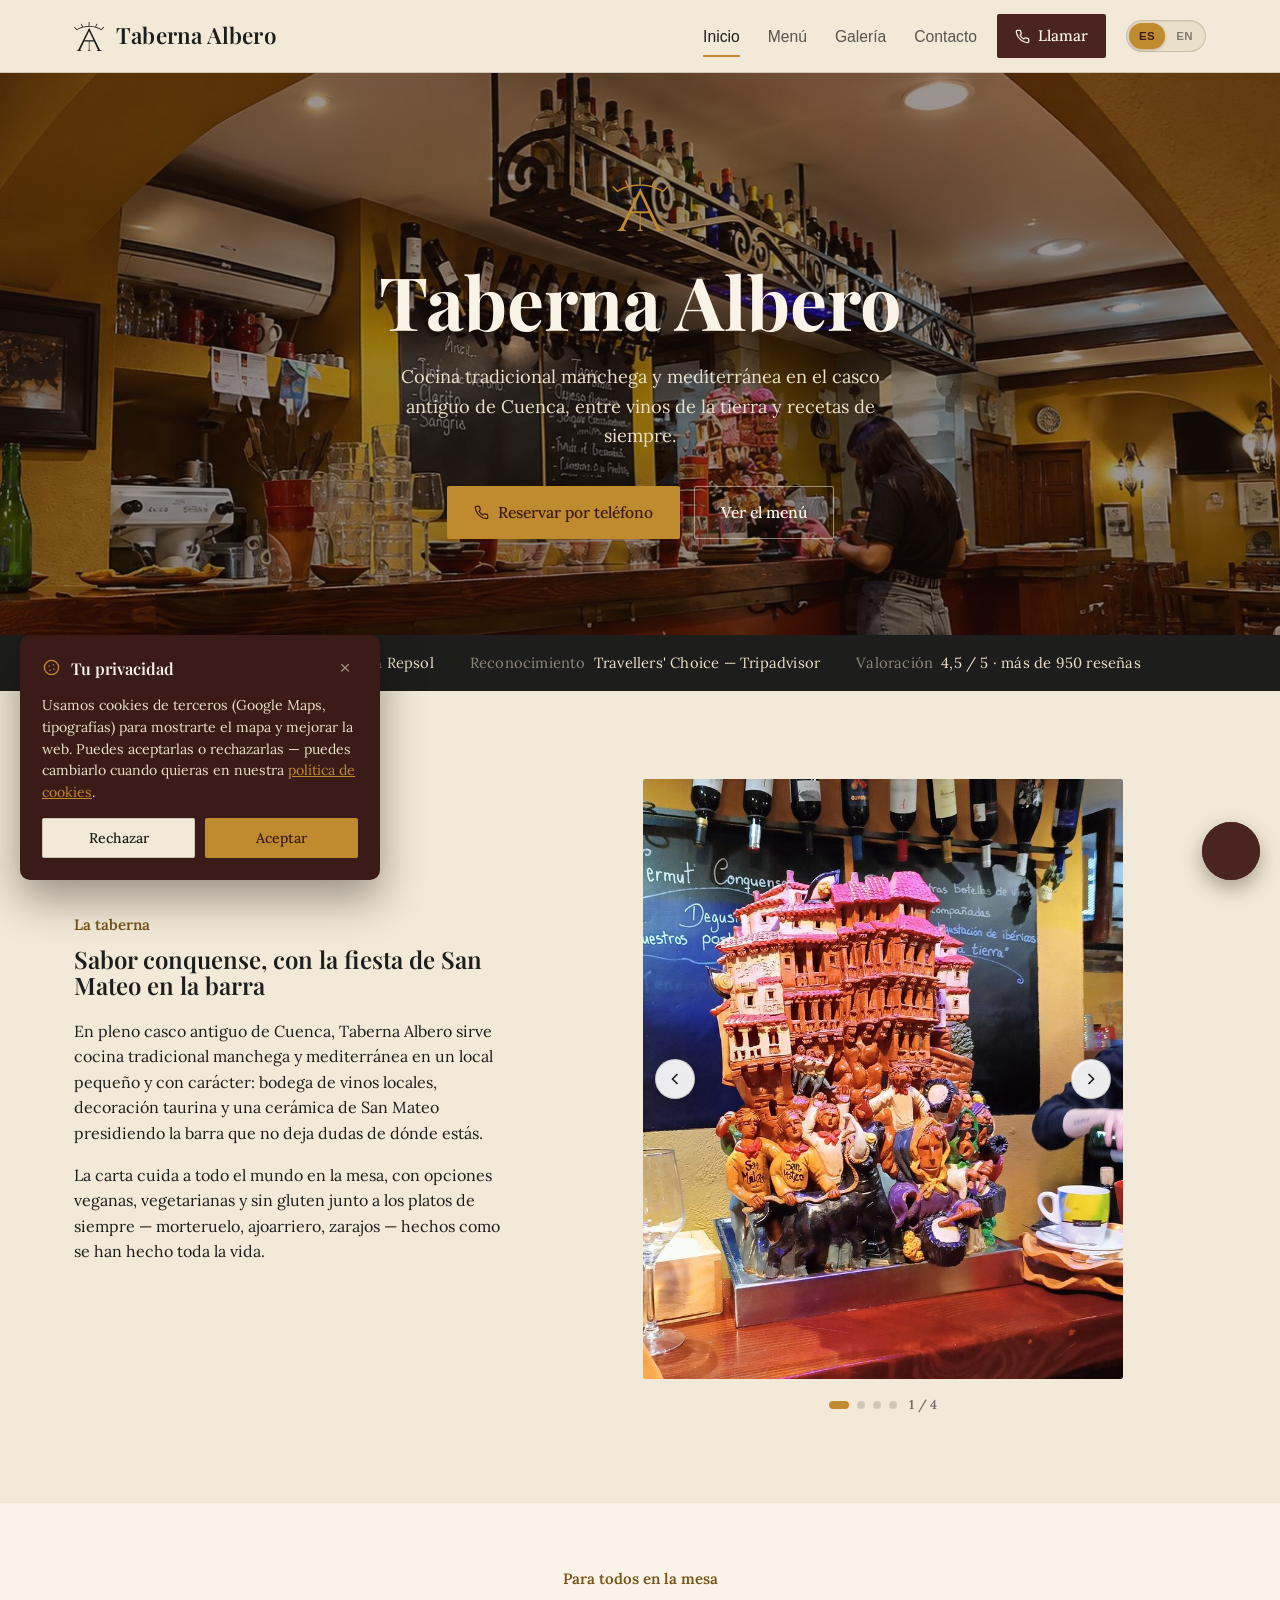
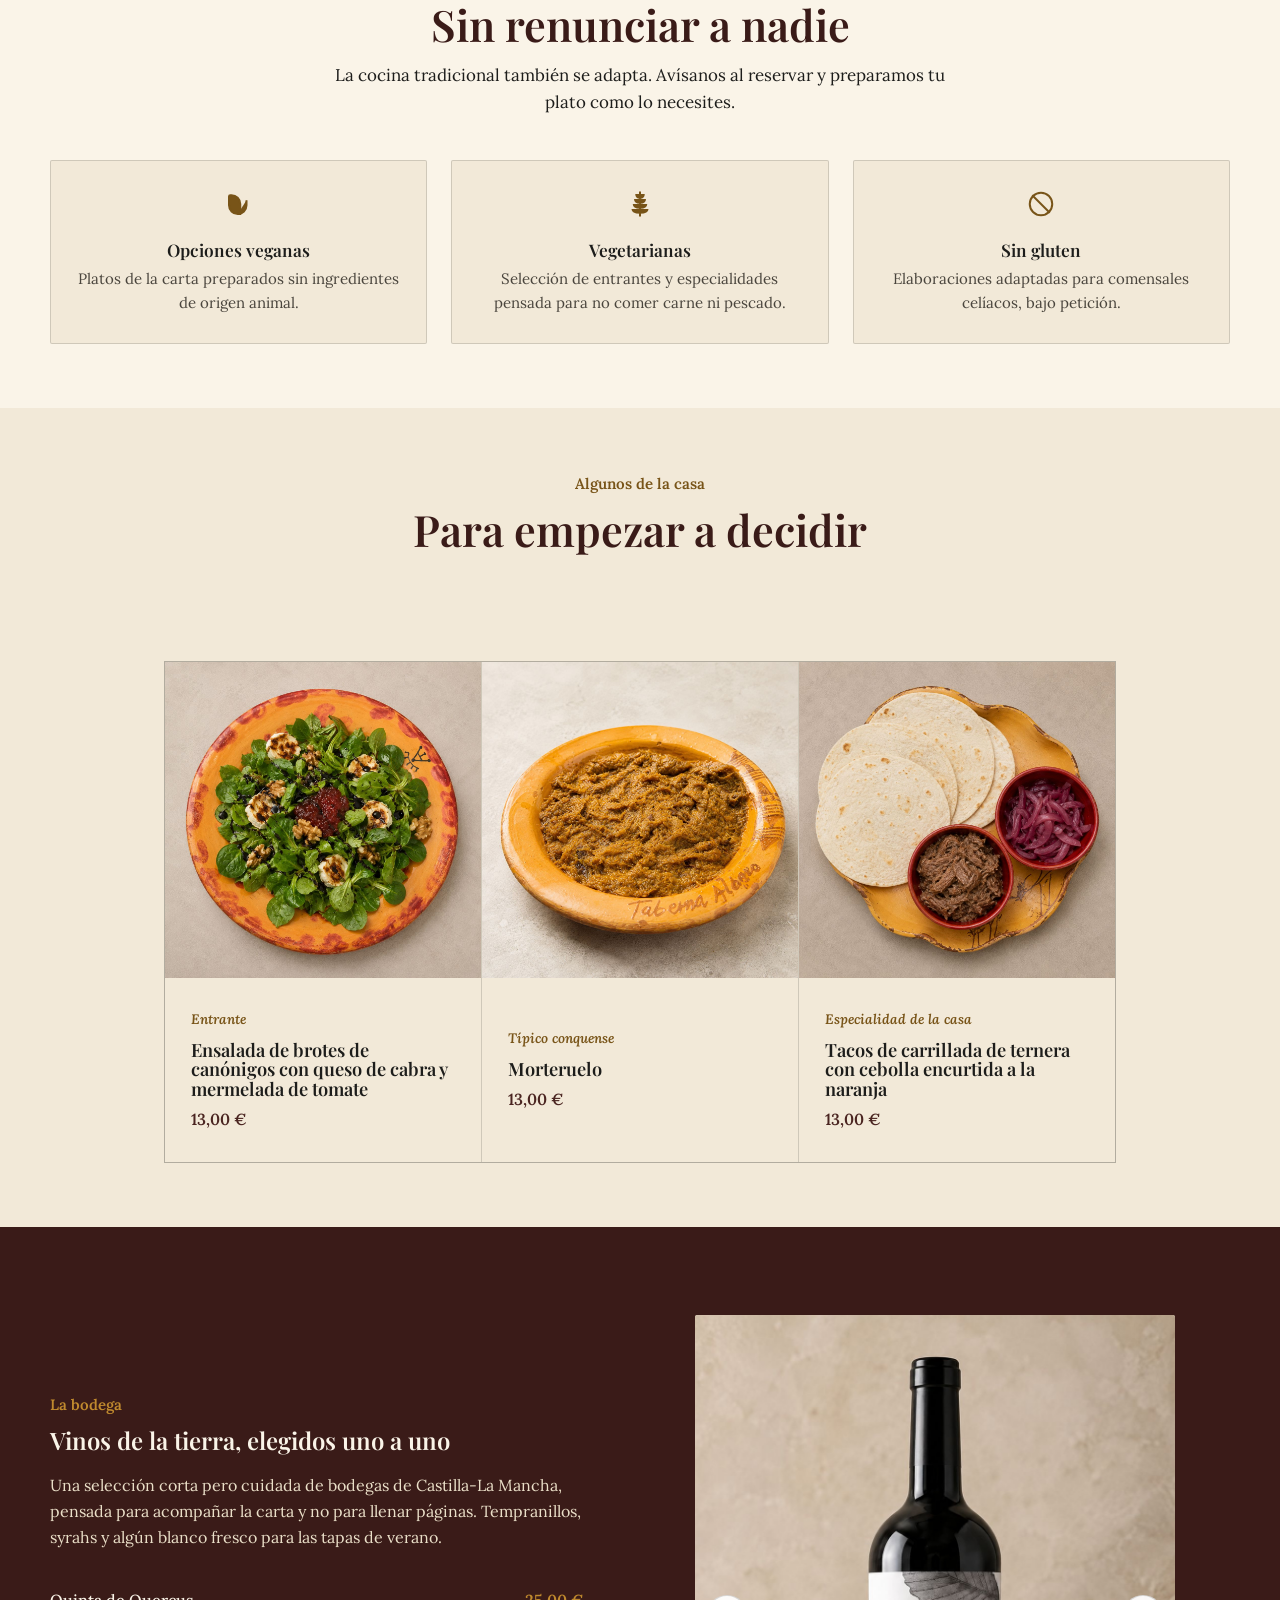
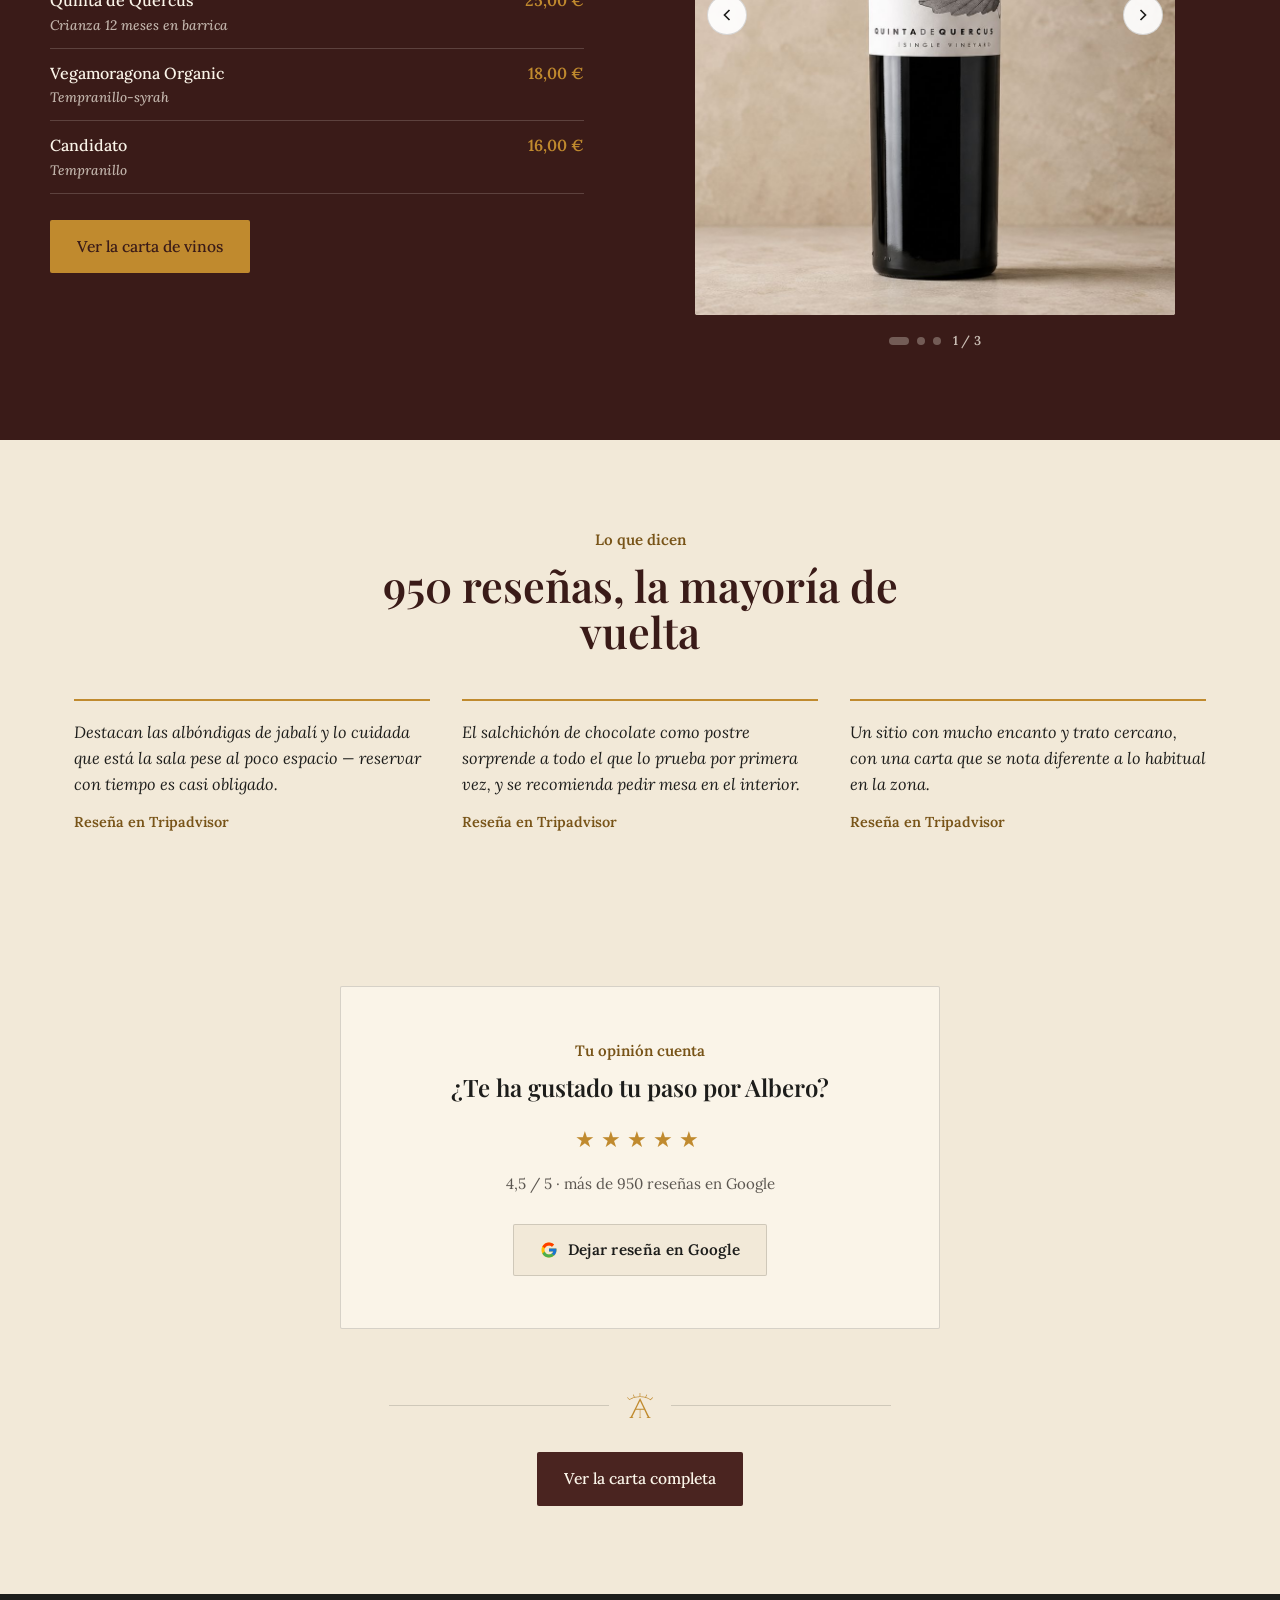
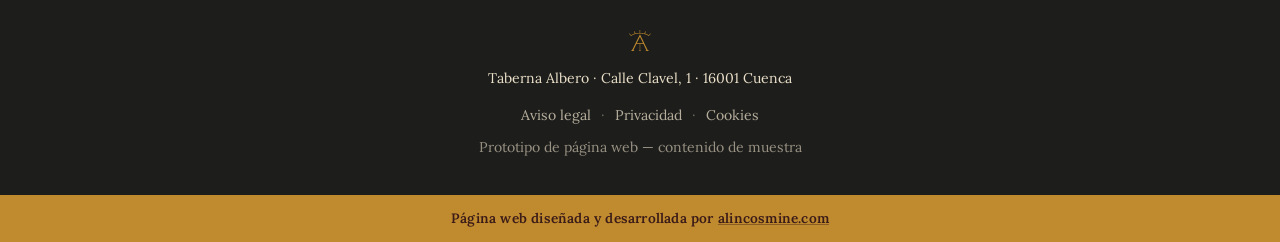
<file: index.html>
<!DOCTYPE html>
<html lang="es">
<head>
<meta charset="UTF-8">
<meta name="viewport" content="width=device-width, initial-scale=1.0">
<title>Taberna Albero — Cocina manchega en Cuenca</title>
<meta name="description" content="Taberna Albero: cocina tradicional manchega y mediterránea en el casco antiguo de Cuenca. Solete Repsol y Travellers' Choice Tripadvisor.">
<link rel="canonical" href="https://tabernaalbero.es/index.html">
<link rel="alternate" hreflang="es" href="https://tabernaalbero.es/index.html">
<link rel="alternate" hreflang="en" href="https://tabernaalbero.es/en/index.html">
<link rel="alternate" hreflang="x-default" href="https://tabernaalbero.es/index.html">

<link rel="icon" href="img/favicon.ico" sizes="any">
<link rel="icon" type="image/png" sizes="32x32" href="img/favicon-32.png">
<link rel="apple-touch-icon" sizes="180x180" href="img/apple-touch-icon.png">
<meta name="theme-color" content="#4A2420">

<meta property="og:type" content="website">
<meta property="og:site_name" content="Taberna Albero">
<meta property="og:title" content="Taberna Albero — Cocina manchega en Cuenca">
<meta property="og:description" content="Taberna Albero: cocina tradicional manchega y mediterránea en el casco antiguo de Cuenca. Solete Repsol y Travellers' Choice Tripadvisor.">
<meta property="og:image" content="img/bar-logo-cristal.jpg">
<meta property="og:url" content="https://tabernaalbero.es/index.html">
<meta name="twitter:card" content="summary_large_image">
<meta name="twitter:title" content="Taberna Albero — Cocina manchega en Cuenca">
<meta name="twitter:description" content="Taberna Albero: cocina tradicional manchega y mediterránea en el casco antiguo de Cuenca. Solete Repsol y Travellers' Choice Tripadvisor.">
<meta name="twitter:image" content="img/bar-logo-cristal.jpg">

<script type="application/ld+json">
{
  "@context": "https://schema.org",
  "@type": "Restaurant",
  "name": "Taberna Albero",
  "servesCuisine": ["Manchega", "Mediterránea", "Española"],
  "priceRange": "€€",
  "telephone": "+34659110956",
  "address": {
    "@type": "PostalAddress",
    "streetAddress": "Calle Clavel, 1",
    "addressLocality": "Cuenca",
    "postalCode": "16001",
    "addressCountry": "ES"
  },
  "aggregateRating": {
    "@type": "AggregateRating",
    "ratingValue": "4.5",
    "reviewCount": "950"
  },
  "openingHoursSpecification": [
    {"@type": "OpeningHoursSpecification", "dayOfWeek": "Friday", "opens": "20:00", "closes": "23:59"},
    {"@type": "OpeningHoursSpecification", "dayOfWeek": "Saturday", "opens": "12:00", "closes": "16:00"},
    {"@type": "OpeningHoursSpecification", "dayOfWeek": "Saturday", "opens": "20:00", "closes": "23:59"},
    {"@type": "OpeningHoursSpecification", "dayOfWeek": "Sunday", "opens": "12:00", "closes": "16:00"}
  ]
}
</script>

<link rel="preconnect" href="https://fonts.googleapis.com">
<link rel="preconnect" href="https://fonts.gstatic.com" crossorigin>
<link href="https://fonts.googleapis.com/css2?family=Playfair+Display:ital,wght@0,400;0,600;0,700;1,400;1,600&family=Lora:ital,wght@0,400;0,500;0,600;1,400&display=swap" rel="stylesheet">
<link rel="stylesheet" href="style.css">
</head>
<body>
<a class="skip-link" href="#main">Saltar al contenido</a>
<div class="loader" id="loader"><span class="loader-mark"><svg viewBox="0 0 927 889.61" xmlns="http://www.w3.org/2000/svg"><path d="M0,162l89,91,45-29,46-23,49-19,40-12,49-11,61-9,37-3,24-1h50l43,3,42,5,44,8,55,14,39,13,41,17,48,25,36,24,89-92-19-15-72,75h-2l-34-21-36-18-49-20-40-13,2-6,40-83-2-2-19-8-7,12-32,69-7,12-43-10-45-7-39-4-14-1-35-1V1l-1-1h-23l-1,122-51,2-46,5-42,7-33,8-7-12-37-80h-2l-20,10,40,89-41,12-38,15-52,26-28,18L19,147,0,162ZM820.96,869.26s-17.06-7.71-30-25.56c-15.56-21.46-148.08-292.05-324.92-663.66-174.41,356.8-303.47,616.3-319.95,646.83-6.16,11.4-17.21,29.01-37.44,40.3-10.32,5.77-19.82,8.1-25.17,9.13v13.31h144.52v-12.26c-12.41-3.03-20.98-7.59-26.61-11.35-1.68-1.12-2.22-1.59-2.61-1.96-9.47-9.1.39-34.12,4.94-44.49,36.43-74.5,72.86-149.01,109.29-223.52h142.14v259.73c-1.01,2.69-4.15,9.96-12,15.26-9.18,6.21-18.63,5.56-21.26,5.28v13.31h86.77v-12.62c-2.48.21-14.89,1.02-24.94-7.92-5.55-4.94-7.97-10.69-9-13.8v-259.27h137.28c64.27,135.34,109.94,230.68,117.36,242.98,1.13,1.87,5.43,8.56,3.91,16.19-1.23,6.19-5.73,10.14-8.12,12.23-9.2,8.07-20.51,8.64-24.94,8.61v13.11h144v-13.99c-5.49-.43-13.99-1.68-23.25-5.87ZM327,563.46l136.84-282.13,133.94,282.13h-270.78Z" fill="currentColor"/></svg></span></div>
<header>
  <div class="header-inner">
    <a href="index.html" class="brand">
      <span class="mark"><svg viewBox="0 0 927 889.61" xmlns="http://www.w3.org/2000/svg"><path d="M0,162l89,91,45-29,46-23,49-19,40-12,49-11,61-9,37-3,24-1h50l43,3,42,5,44,8,55,14,39,13,41,17,48,25,36,24,89-92-19-15-72,75h-2l-34-21-36-18-49-20-40-13,2-6,40-83-2-2-19-8-7,12-32,69-7,12-43-10-45-7-39-4-14-1-35-1V1l-1-1h-23l-1,122-51,2-46,5-42,7-33,8-7-12-37-80h-2l-20,10,40,89-41,12-38,15-52,26-28,18L19,147,0,162ZM820.96,869.26s-17.06-7.71-30-25.56c-15.56-21.46-148.08-292.05-324.92-663.66-174.41,356.8-303.47,616.3-319.95,646.83-6.16,11.4-17.21,29.01-37.44,40.3-10.32,5.77-19.82,8.1-25.17,9.13v13.31h144.52v-12.26c-12.41-3.03-20.98-7.59-26.61-11.35-1.68-1.12-2.22-1.59-2.61-1.96-9.47-9.1.39-34.12,4.94-44.49,36.43-74.5,72.86-149.01,109.29-223.52h142.14v259.73c-1.01,2.69-4.15,9.96-12,15.26-9.18,6.21-18.63,5.56-21.26,5.28v13.31h86.77v-12.62c-2.48.21-14.89,1.02-24.94-7.92-5.55-4.94-7.97-10.69-9-13.8v-259.27h137.28c64.27,135.34,109.94,230.68,117.36,242.98,1.13,1.87,5.43,8.56,3.91,16.19-1.23,6.19-5.73,10.14-8.12,12.23-9.2,8.07-20.51,8.64-24.94,8.61v13.11h144v-13.99c-5.49-.43-13.99-1.68-23.25-5.87ZM327,563.46l136.84-282.13,133.94,282.13h-270.78Z" fill="currentColor"/></svg></span>
      <span class="brand-name">Taberna Albero</span>
    </a>
    <div class="header-actions">
      <button class="nav-toggle" aria-label="Menú">
        <svg viewBox="0 0 24 24" fill="none" stroke="currentColor" stroke-width="1.6"><line x1="3" y1="6" x2="21" y2="6"/><line x1="3" y1="12" x2="21" y2="12"/><line x1="3" y1="18" x2="21" y2="18"/></svg>
      </button>
      <nav class="links">
        <a href="index.html" class="active">Inicio</a>
        <a href="menu.html" class="">Menú</a>
        <a href="galeria.html" class="">Galería</a>
        <a href="contacto.html" class="">Contacto</a>
        <a href="tel:+34659110956" class="call-btn nav-call">
          <svg viewBox="0 0 24 24" fill="none" stroke="currentColor" stroke-width="2"><path d="M22 16.92v3a2 2 0 0 1-2.18 2 19.79 19.79 0 0 1-8.63-3.07 19.5 19.5 0 0 1-6-6 19.79 19.79 0 0 1-3.07-8.67A2 2 0 0 1 4.11 2h3a2 2 0 0 1 2 1.72c.127.96.362 1.903.7 2.81a2 2 0 0 1-.45 2.11L8.09 9.91a16 16 0 0 0 6 6l1.27-1.27a2 2 0 0 1 2.11-.45c.907.338 1.85.573 2.81.7A2 2 0 0 1 22 16.92z"/></svg>
          Llamar · 659 11 09 56
        </a>
      </nav>
      <a class="call-btn" href="tel:+34659110956">
        <svg viewBox="0 0 24 24" fill="none" stroke="currentColor" stroke-width="2"><path d="M22 16.92v3a2 2 0 0 1-2.18 2 19.79 19.79 0 0 1-8.63-3.07 19.5 19.5 0 0 1-6-6 19.79 19.79 0 0 1-3.07-8.67A2 2 0 0 1 4.11 2h3a2 2 0 0 1 2 1.72c.127.96.362 1.903.7 2.81a2 2 0 0 1-.45 2.11L8.09 9.91a16 16 0 0 0 6 6l1.27-1.27a2 2 0 0 1 2.11-.45c.907.338 1.85.573 2.81.7A2 2 0 0 1 22 16.92z"/></svg>
        Llamar
      </a>
      <a href="en/index.html" class="lang-switch" aria-label="Switch to English">
        <span class="lang-opt active">ES</span>
        <span class="lang-opt">EN</span>
      </a>
    </div>
  </div>
</header>

<a class="fab-call" href="tel:+34659110956" aria-label="Llamar a Taberna Albero">
  <svg viewBox="0 0 24 24" fill="none" stroke="currentColor" stroke-width="2"><path d="M22 16.92v3a2 2 0 0 1-2.18 2 19.79 19.79 0 0 1-8.63-3.07 19.5 19.5 0 0 1-6-6 19.79 19.79 0 0 1-3.07-8.67A2 2 0 0 1 4.11 2h3a2 2 0 0 1 2 1.72c.127.96.362 1.903.7 2.81a2 2 0 0 1-.45 2.11L8.09 9.91a16 16 0 0 0 6 6l1.27-1.27a2 2 0 0 1 2.11-.45c.907.338 1.85.573 2.81.7A2 2 0 0 1 22 16.92z"/></svg>
</a>
<main id="main">
<div class="hero">
  <img class="hero-photo" src="img/hero-banner.jpg" alt="Interior de Taberna Albero">
  <div class="hero-inner">
    <span class="mark"><svg viewBox="0 0 927 889.61" xmlns="http://www.w3.org/2000/svg"><path d="M0,162l89,91,45-29,46-23,49-19,40-12,49-11,61-9,37-3,24-1h50l43,3,42,5,44,8,55,14,39,13,41,17,48,25,36,24,89-92-19-15-72,75h-2l-34-21-36-18-49-20-40-13,2-6,40-83-2-2-19-8-7,12-32,69-7,12-43-10-45-7-39-4-14-1-35-1V1l-1-1h-23l-1,122-51,2-46,5-42,7-33,8-7-12-37-80h-2l-20,10,40,89-41,12-38,15-52,26-28,18L19,147,0,162ZM820.96,869.26s-17.06-7.71-30-25.56c-15.56-21.46-148.08-292.05-324.92-663.66-174.41,356.8-303.47,616.3-319.95,646.83-6.16,11.4-17.21,29.01-37.44,40.3-10.32,5.77-19.82,8.1-25.17,9.13v13.31h144.52v-12.26c-12.41-3.03-20.98-7.59-26.61-11.35-1.68-1.12-2.22-1.59-2.61-1.96-9.47-9.1.39-34.12,4.94-44.49,36.43-74.5,72.86-149.01,109.29-223.52h142.14v259.73c-1.01,2.69-4.15,9.96-12,15.26-9.18,6.21-18.63,5.56-21.26,5.28v13.31h86.77v-12.62c-2.48.21-14.89,1.02-24.94-7.92-5.55-4.94-7.97-10.69-9-13.8v-259.27h137.28c64.27,135.34,109.94,230.68,117.36,242.98,1.13,1.87,5.43,8.56,3.91,16.19-1.23,6.19-5.73,10.14-8.12,12.23-9.2,8.07-20.51,8.64-24.94,8.61v13.11h144v-13.99c-5.49-.43-13.99-1.68-23.25-5.87ZM327,563.46l136.84-282.13,133.94,282.13h-270.78Z" fill="currentColor"/></svg></span>
    <h1>Taberna Albero</h1>
    <p class="tagline">Cocina tradicional manchega y mediterránea en el casco antiguo de Cuenca, entre vinos de la tierra y recetas de siempre.</p>
    <div class="hero-ctas">
      <a class="btn btn-primary" href="tel:+34659110956">
        <svg viewBox="0 0 24 24" fill="none" stroke="currentColor" stroke-width="2"><path d="M22 16.92v3a2 2 0 0 1-2.18 2 19.79 19.79 0 0 1-8.63-3.07 19.5 19.5 0 0 1-6-6 19.79 19.79 0 0 1-3.07-8.67A2 2 0 0 1 4.11 2h3a2 2 0 0 1 2 1.72c.127.96.362 1.903.7 2.81a2 2 0 0 1-.45 2.11L8.09 9.91a16 16 0 0 0 6 6l1.27-1.27a2 2 0 0 1 2.11-.45c.907.338 1.85.573 2.81.7A2 2 0 0 1 22 16.92z"/></svg>
        Reservar por teléfono
      </a>
      <a class="btn btn-ghost" href="menu.html">Ver el menú</a>
    </div>
  </div>
</div>

<div class="awards-strip">
  <div class="row">
    <div><span>Reconocimiento</span>Solete de la Guía Repsol</div>
    <div><span>Reconocimiento</span>Travellers' Choice — Tripadvisor</div>
    <div><span>Valoración</span>4,5 / 5 · más de 950 reseñas</div>
  </div>
</div>

<div class="section">
  <div class="about-grid">
    <div>
      <div class="kicker">La taberna</div>
      <h2 style="margin-bottom:20px;">Sabor conquense, con la fiesta de San Mateo en la barra</h2>
      <p style="margin-bottom:16px;">En pleno casco antiguo de Cuenca, Taberna Albero sirve cocina tradicional manchega y mediterránea en un local pequeño y con carácter: bodega de vinos locales, decoración taurina y una cerámica de San Mateo presidiendo la barra que no deja dudas de dónde estás.</p>
      <p>La carta cuida a todo el mundo en la mesa, con opciones veganas, vegetarianas y sin gluten junto a los platos de siempre — morteruelo, ajoarriero, zarajos — hechos como se han hecho toda la vida.</p>
    </div>
    <div class="photo-carousel" data-images='[{"src":"img/escultura-sanmateo.jpg","alt":"Cerámica de los Sanmateos en la barra de Taberna Albero"},{"src":"img/interior-barra-vinos.jpg","alt":"Barra de Taberna Albero con la selección de vinos"},{"src":"img/sala-arco-azulejo.jpg","alt":"Comedor de Taberna Albero con los carteles de las fiestas de San Mateo"},{"src":"img/fachada-noche.jpg","alt":"Fachada de Taberna Albero de noche"}]'>
      <div class="photo-carousel-frame">
        <img class="photo-carousel-img" src="img/escultura-sanmateo.jpg" alt="Cerámica de los Sanmateos en la barra de Taberna Albero">
        <button class="carousel-arrow prev" type="button" aria-label="Foto anterior"><svg viewBox="0 0 24 24" fill="none" stroke="currentColor" stroke-width="2"><path d="M15 6l-6 6 6 6"/></svg></button>
        <button class="carousel-arrow next" type="button" aria-label="Foto siguiente"><svg viewBox="0 0 24 24" fill="none" stroke="currentColor" stroke-width="2"><path d="M9 6l6 6-6 6"/></svg></button>
      </div>
      <div class="carousel-footer">
        <div class="carousel-dots">
          <button class="dot active" type="button" aria-label="Ir a la foto 1"></button>
          <button class="dot" type="button" aria-label="Ir a la foto 2"></button>
          <button class="dot" type="button" aria-label="Ir a la foto 3"></button>
          <button class="dot" type="button" aria-label="Ir a la foto 4"></button>
        </div>
        <span class="carousel-count">1 / 4</span>
      </div>
    </div>
  </div>
</div>

<div class="section tight alt" style="max-width:none;">
  <div style="max-width:1180px; margin:0 auto;">
    <div class="section-head center">
      <div class="kicker">Para todos en la mesa</div>
      <h2>Sin renunciar a nadie</h2>
      <p style="margin-left:auto;margin-right:auto;">La cocina tradicional también se adapta. Avísanos al reservar y preparamos tu plato como lo necesites.</p>
    </div>
    <div class="diet-grid">
      <div class="diet-card">
        <span class="mark"><svg viewBox="0 0 24 24" fill="none" stroke="currentColor" stroke-width="1.6"><path d="M11 20A7 7 0 0 1 4 13V6a1 1 0 0 1 1-1h1a7 7 0 0 1 7 7v8Z"/><path d="M11 20A7 7 0 0 0 18 13v-4"/></svg></span>
        <h3>Opciones veganas</h3>
        <p>Platos de la carta preparados sin ingredientes de origen animal.</p>
      </div>
      <div class="diet-card">
        <span class="mark"><svg viewBox="0 0 24 24" fill="none" stroke="currentColor" stroke-width="1.6"><path d="M12 2v20M9 4c0 2 1.5 3 3 3s3-1 3-3M8 8c0 2 1.5 3 4 3s4-1 4-3M7 12c0 2 2 3 5 3s5-1 5-3M6 16c0 2 2.5 3 6 3s6-1 6-3"/></svg></span>
        <h3>Vegetarianas</h3>
        <p>Selección de entrantes y especialidades pensada para no comer carne ni pescado.</p>
      </div>
      <div class="diet-card">
        <span class="mark"><svg viewBox="0 0 24 24" fill="none" stroke="currentColor" stroke-width="1.6"><circle cx="12" cy="12" r="9"/><line x1="5" y1="5" x2="19" y2="19"/></svg></span>
        <h3>Sin gluten</h3>
        <p>Elaboraciones adaptadas para comensales celíacos, bajo petición.</p>
      </div>
    </div>
  </div>
</div>

<div class="section tight" style="text-align:center;">
  <div class="section-head center">
    <div class="kicker">Algunos de la casa</div>
    <h2>Para empezar a decidir</h2>
  </div>
</div>
<div class="dish-grid-outer">
<div class="dish-grid">
  <div class="dish">
    <div class="dish-photo"><div class="ph "><span class="mark" style="width:26px;height:25px;"><svg viewBox="0 0 24 24" fill="none" stroke="currentColor" stroke-width="1.6"><path d="M4 8h3l2-3h6l2 3h3a1 1 0 0 1 1 1v10a1 1 0 0 1-1 1H4a1 1 0 0 1-1-1V9a1 1 0 0 1 1-1z"/><circle cx="12" cy="14" r="3.5"/></svg></span><span>Foto: canelones de rabo de toro</span></div></div>
    <div class="dish-body">
      <div class="cat">Especialidad de la casa</div>
      <h3>Canelones de rabo de toro</h3>
      <div class="price">15,00 €</div>
    </div>
  </div>
  <div class="dish">
    <div class="dish-photo"><div class="ph "><span class="mark" style="width:26px;height:25px;"><svg viewBox="0 0 24 24" fill="none" stroke="currentColor" stroke-width="1.6"><path d="M4 8h3l2-3h6l2 3h3a1 1 0 0 1 1 1v10a1 1 0 0 1-1 1H4a1 1 0 0 1-1-1V9a1 1 0 0 1 1-1z"/><circle cx="12" cy="14" r="3.5"/></svg></span><span>Foto: morteruelo</span></div></div>
    <div class="dish-body">
      <div class="cat">Típico conquense</div>
      <h3>Morteruelo</h3>
      <div class="price">13,00 €</div>
    </div>
  </div>
  <div class="dish">
    <div class="dish-photo"><img src="img/salchichon-postre.jpg" alt="Salchichón de chocolate" style="height:100%;width:100%;object-fit:cover;"></div>
    <div class="dish-body">
      <div class="cat">Postre</div>
      <h3>Salchichón de chocolate</h3>
      <div class="price">6,50 €</div>
    </div>
  </div>
</div>
</div>

<div class="section bodega" style="max-width:none;">
  <div style="max-width:1180px; margin:0 auto;">
    <div class="about-grid reverse">
      <div class="media">
        <div class="photo-carousel" data-images='[{"src":"img/quinta-de-quercus.jpg","alt":"Quinta de Quercus"},{"src":"img/vegamoragona-organic.jpg","alt":"Vegamoragona Organic"},{"src":"img/candidato.jpg","alt":"Candidato"}]'>
          <div class="photo-carousel-frame">
            <img class="photo-carousel-img" src="img/quinta-de-quercus.jpg" alt="Quinta de Quercus">
            <button class="carousel-arrow prev" type="button" aria-label="Foto anterior"><svg viewBox="0 0 24 24" fill="none" stroke="currentColor" stroke-width="2"><path d="M15 6l-6 6 6 6"/></svg></button>
            <button class="carousel-arrow next" type="button" aria-label="Foto siguiente"><svg viewBox="0 0 24 24" fill="none" stroke="currentColor" stroke-width="2"><path d="M9 6l6 6-6 6"/></svg></button>
          </div>
          <div class="carousel-footer">
            <div class="carousel-dots">
              <button class="dot active" type="button" aria-label="Ir a la foto 1"></button>
              <button class="dot" type="button" aria-label="Ir a la foto 2"></button>
              <button class="dot" type="button" aria-label="Ir a la foto 3"></button>
            </div>
            <span class="carousel-count">1 / 3</span>
          </div>
        </div>
      </div>
      <div>
        <div class="kicker">La bodega</div>
        <h2 style="margin-bottom:20px;">Vinos de la tierra, elegidos uno a uno</h2>
        <p style="margin-bottom:16px;">Una selección corta pero cuidada de bodegas de Castilla-La Mancha, pensada para acompañar la carta y no para llenar páginas. Tempranillos, syrahs y algún blanco fresco para las tapas de verano.</p>
        <div class="wine-list">
          <div class="wine-row"><span class="name">Quinta de Quercus<span class="grape">Crianza 12 meses en barrica</span></span><span class="price">25,00 €</span></div>
          <div class="wine-row"><span class="name">Vegamoragona Organic<span class="grape">Tempranillo-syrah</span></span><span class="price">18,00 €</span></div>
          <div class="wine-row"><span class="name">Candidato<span class="grape">Tempranillo</span></span><span class="price">16,00 €</span></div>
        </div>
        <a class="btn btn-primary" style="margin-top:26px;" href="menu.html#vinos">Ver la carta de vinos</a>
      </div>
    </div>
  </div>
</div>

<div class="section">
  <div class="section-head center">
    <div class="kicker">Lo que dicen</div>
    <h2>950 reseñas, la mayoría de vuelta</h2>
  </div>
  <div class="testi-grid">
    <div class="testi">
      <p>Destacan las albóndigas de jabalí y lo cuidada que está la sala pese al poco espacio — reservar con tiempo es casi obligado.</p>
      <div class="who">Reseña en Tripadvisor</div>
    </div>
    <div class="testi">
      <p>El salchichón de chocolate como postre sorprende a todo el que lo prueba por primera vez, y se recomienda pedir mesa en el interior.</p>
      <div class="who">Reseña en Tripadvisor</div>
    </div>
    <div class="testi">
      <p>Un sitio con mucho encanto y trato cercano, con una carta que se nota diferente a lo habitual en la zona.</p>
      <div class="who">Reseña en Tripadvisor</div>
    </div>
  </div>
</div>

<div class="section tight" style="text-align:center;">
  <div class="review-card">
    <div class="kicker">Tu opinión cuenta</div>
    <h2>¿Te ha gustado tu paso por Albero?</h2>
    <div class="stars" aria-hidden="true">★★★★★</div>
    <p class="rating-note">4,5 / 5 · más de 950 reseñas en Google</p>
    <a class="review-google-btn" href="https://www.google.com/search?q=taberna+albero&oq=taberna+albero&gs_lcrp=EgZjaHJvbWUqCAgAEEUYJxg7MggIABBFGCcYOzIICAEQRRgnGDsyBggCEEUYOzIMCAMQABhDGIAEGIoFMhUIBBAuGEMYrwEYxwEYgAQYigUYjgUyBggFEEUYPDIGCAYQRRg8MgYIBxBFGDzSAQgxNTUxajBqN6gCALACAA&sourceid=chrome&source=chrome.ob&ie=UTF-8#lrd=0xd5d6773c35c1b8f:0x960b1d368f06e639,3,,," target="_blank" rel="noopener">
      <svg viewBox="0 0 48 48"><path fill="#FFC107" d="M43.611,20.083H42V20H24v8h11.303c-1.649,4.657-6.08,8-11.303,8c-6.627,0-12-5.373-12-12c0-6.627,5.373-12,12-12c3.059,0,5.842,1.154,7.961,3.039l5.657-5.657C34.046,6.053,29.268,4,24,4C12.955,4,4,12.955,4,24c0,11.045,8.955,20,20,20c11.045,0,20-8.955,20-20C44,22.659,43.862,21.35,43.611,20.083z"/><path fill="#FF3D00" d="M6.306,14.691l6.571,4.819C14.655,15.108,18.961,12,24,12c3.059,0,5.842,1.154,7.961,3.039l5.657-5.657C34.046,6.053,29.268,4,24,4C16.318,4,9.656,8.337,6.306,14.691z"/><path fill="#4CAF50" d="M24,44c5.166,0,9.86-1.977,13.409-5.192l-6.19-5.238C29.211,35.091,26.715,36,24,36c-5.202,0-9.619-3.317-11.283-7.946l-6.522,5.025C9.505,39.556,16.227,44,24,44z"/><path fill="#1976D2" d="M43.611,20.083H42V20H24v8h11.303c-0.792,2.237-2.231,4.166-4.087,5.571c0.001-0.001,0.002-0.001,0.003-0.002l6.19,5.238C36.971,39.205,44,34,44,24C44,22.659,43.862,21.35,43.611,20.083z"/></svg>
      Dejar reseña en Google
    </a>
  </div>
</div>

<div class="section" style="text-align:center; padding-top:0;">
  <div class="divider-mark" style="margin-bottom:34px;">
    <span class="line"></span><span class="mark"><svg viewBox="0 0 927 889.61" xmlns="http://www.w3.org/2000/svg"><path d="M0,162l89,91,45-29,46-23,49-19,40-12,49-11,61-9,37-3,24-1h50l43,3,42,5,44,8,55,14,39,13,41,17,48,25,36,24,89-92-19-15-72,75h-2l-34-21-36-18-49-20-40-13,2-6,40-83-2-2-19-8-7,12-32,69-7,12-43-10-45-7-39-4-14-1-35-1V1l-1-1h-23l-1,122-51,2-46,5-42,7-33,8-7-12-37-80h-2l-20,10,40,89-41,12-38,15-52,26-28,18L19,147,0,162ZM820.96,869.26s-17.06-7.71-30-25.56c-15.56-21.46-148.08-292.05-324.92-663.66-174.41,356.8-303.47,616.3-319.95,646.83-6.16,11.4-17.21,29.01-37.44,40.3-10.32,5.77-19.82,8.1-25.17,9.13v13.31h144.52v-12.26c-12.41-3.03-20.98-7.59-26.61-11.35-1.68-1.12-2.22-1.59-2.61-1.96-9.47-9.1.39-34.12,4.94-44.49,36.43-74.5,72.86-149.01,109.29-223.52h142.14v259.73c-1.01,2.69-4.15,9.96-12,15.26-9.18,6.21-18.63,5.56-21.26,5.28v13.31h86.77v-12.62c-2.48.21-14.89,1.02-24.94-7.92-5.55-4.94-7.97-10.69-9-13.8v-259.27h137.28c64.27,135.34,109.94,230.68,117.36,242.98,1.13,1.87,5.43,8.56,3.91,16.19-1.23,6.19-5.73,10.14-8.12,12.23-9.2,8.07-20.51,8.64-24.94,8.61v13.11h144v-13.99c-5.49-.43-13.99-1.68-23.25-5.87ZM327,563.46l136.84-282.13,133.94,282.13h-270.78Z" fill="currentColor"/></svg></span><span class="line"></span>
  </div>
  <a class="btn btn-wine" href="menu.html">Ver la carta completa</a>
</div>
</main><footer>
  <span class="mark"><svg viewBox="0 0 927 889.61" xmlns="http://www.w3.org/2000/svg"><path d="M0,162l89,91,45-29,46-23,49-19,40-12,49-11,61-9,37-3,24-1h50l43,3,42,5,44,8,55,14,39,13,41,17,48,25,36,24,89-92-19-15-72,75h-2l-34-21-36-18-49-20-40-13,2-6,40-83-2-2-19-8-7,12-32,69-7,12-43-10-45-7-39-4-14-1-35-1V1l-1-1h-23l-1,122-51,2-46,5-42,7-33,8-7-12-37-80h-2l-20,10,40,89-41,12-38,15-52,26-28,18L19,147,0,162ZM820.96,869.26s-17.06-7.71-30-25.56c-15.56-21.46-148.08-292.05-324.92-663.66-174.41,356.8-303.47,616.3-319.95,646.83-6.16,11.4-17.21,29.01-37.44,40.3-10.32,5.77-19.82,8.1-25.17,9.13v13.31h144.52v-12.26c-12.41-3.03-20.98-7.59-26.61-11.35-1.68-1.12-2.22-1.59-2.61-1.96-9.47-9.1.39-34.12,4.94-44.49,36.43-74.5,72.86-149.01,109.29-223.52h142.14v259.73c-1.01,2.69-4.15,9.96-12,15.26-9.18,6.21-18.63,5.56-21.26,5.28v13.31h86.77v-12.62c-2.48.21-14.89,1.02-24.94-7.92-5.55-4.94-7.97-10.69-9-13.8v-259.27h137.28c64.27,135.34,109.94,230.68,117.36,242.98,1.13,1.87,5.43,8.56,3.91,16.19-1.23,6.19-5.73,10.14-8.12,12.23-9.2,8.07-20.51,8.64-24.94,8.61v13.11h144v-13.99c-5.49-.43-13.99-1.68-23.25-5.87ZM327,563.46l136.84-282.13,133.94,282.13h-270.78Z" fill="currentColor"/></svg></span>
  <div>Taberna Albero · Calle Clavel, 1 · 16001 Cuenca</div>
  <div class="footer-legal">
    <a href="aviso-legal.html">Aviso legal</a>
    <span>·</span>
    <a href="privacidad.html">Privacidad</a>
    <span>·</span>
    <a href="cookies.html">Cookies</a>
  </div>
  <div style="margin-top:10px; opacity:.6;">Prototipo de página web — contenido de muestra</div>
</footer>
<div class="footer-credit">Página web diseñada y desarrollada por <a href="https://www.alincosmine.com" target="_blank" rel="noopener">alincosmine.com</a></div>

<div class="cookie-banner" id="cookie-banner">
  <div class="cookie-banner-head">
    <span class="mark"><svg viewBox="0 0 24 24" fill="none" stroke="currentColor" stroke-width="1.6"><circle cx="12" cy="12" r="9"/><circle cx="9" cy="10" r="1" fill="currentColor" stroke="none"/><circle cx="14.5" cy="8.5" r="1" fill="currentColor" stroke="none"/><circle cx="15" cy="14" r="1" fill="currentColor" stroke="none"/><circle cx="10" cy="15.5" r="1" fill="currentColor" stroke="none"/></svg></span>
    <strong>Tu privacidad</strong>
    <button class="cookie-close" id="cookie-close" type="button" aria-label="Cerrar">&times;</button>
  </div>
  <p>Usamos cookies de terceros (Google Maps, tipografías) para mostrarte el mapa y mejorar la web. Puedes aceptarlas o rechazarlas — puedes cambiarlo cuando quieras en nuestra <a href="cookies.html">política de cookies</a>.</p>
  <div class="cookie-actions">
    <button class="btn btn-ghost-dark" id="cookie-reject">Rechazar</button>
    <button class="btn btn-primary" id="cookie-accept">Aceptar</button>
  </div>
</div>

<script src="script.js"></script>
</body>
</html>
</file>
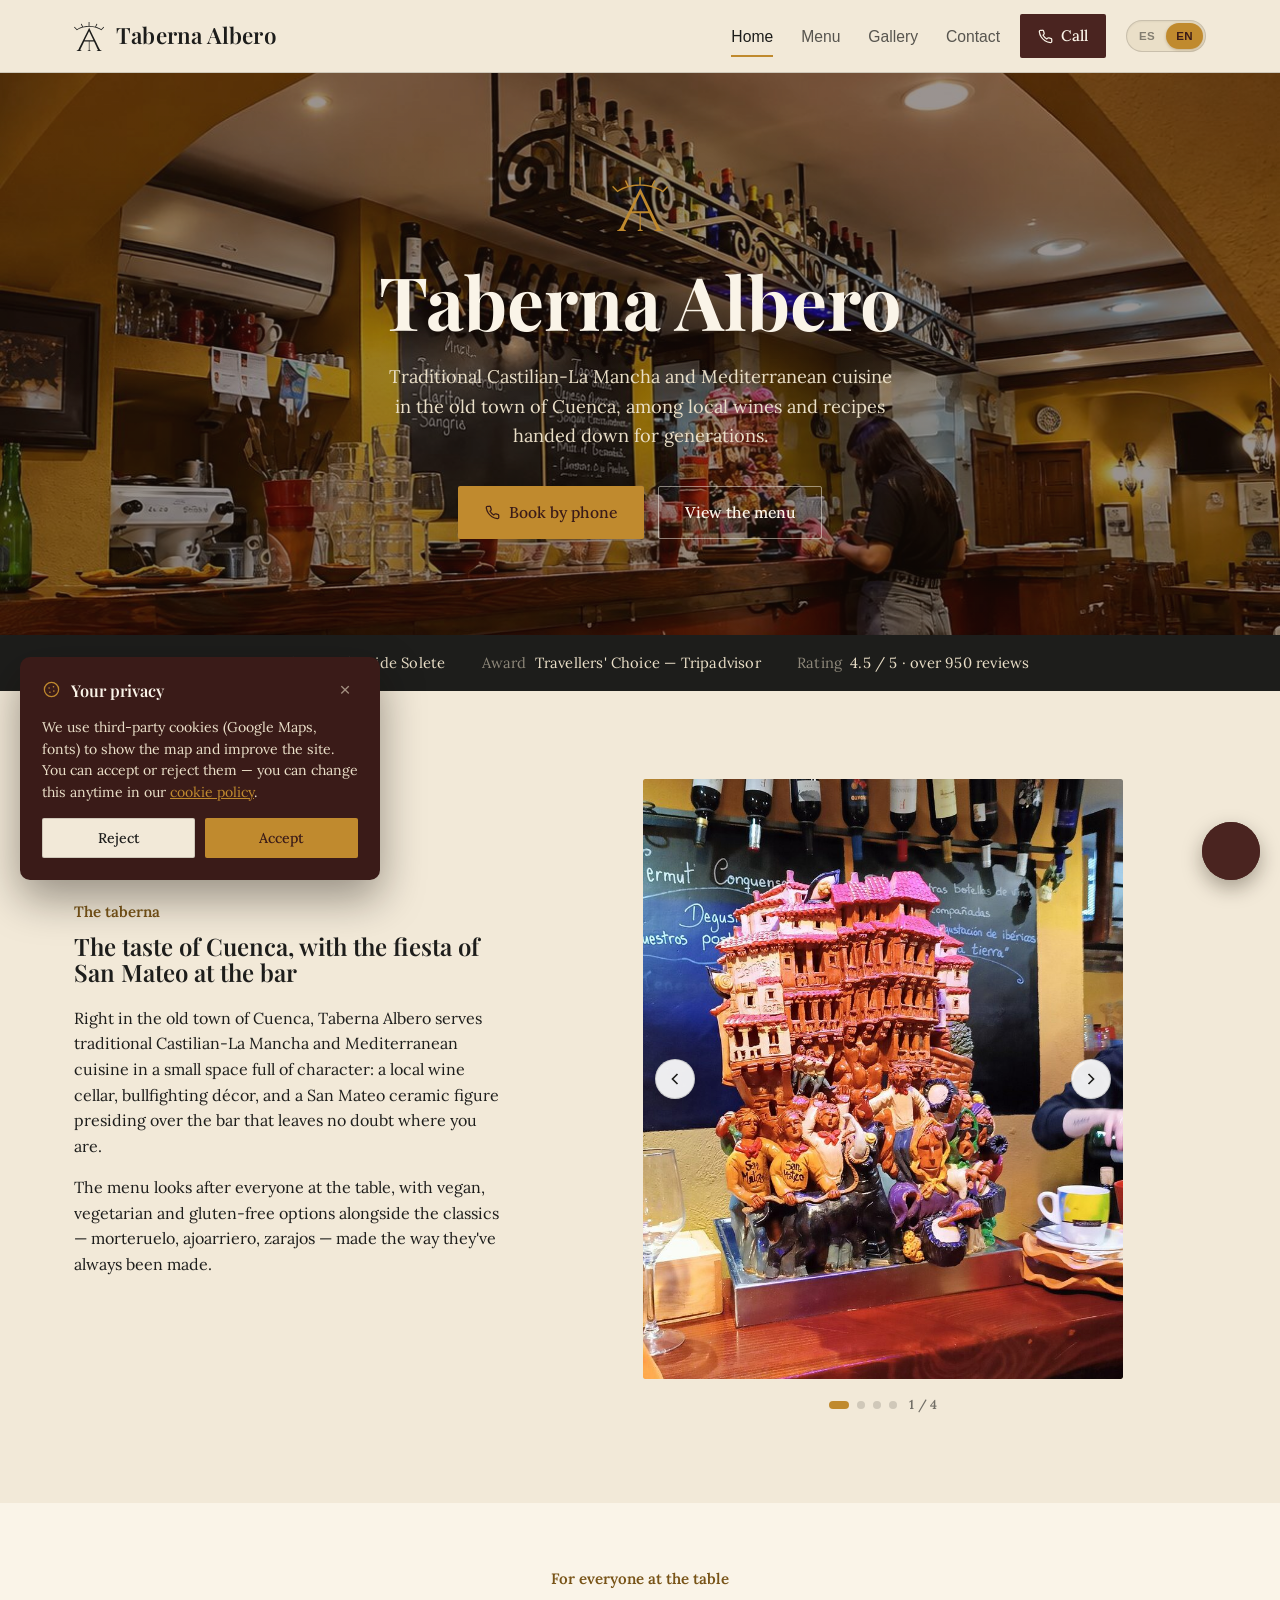
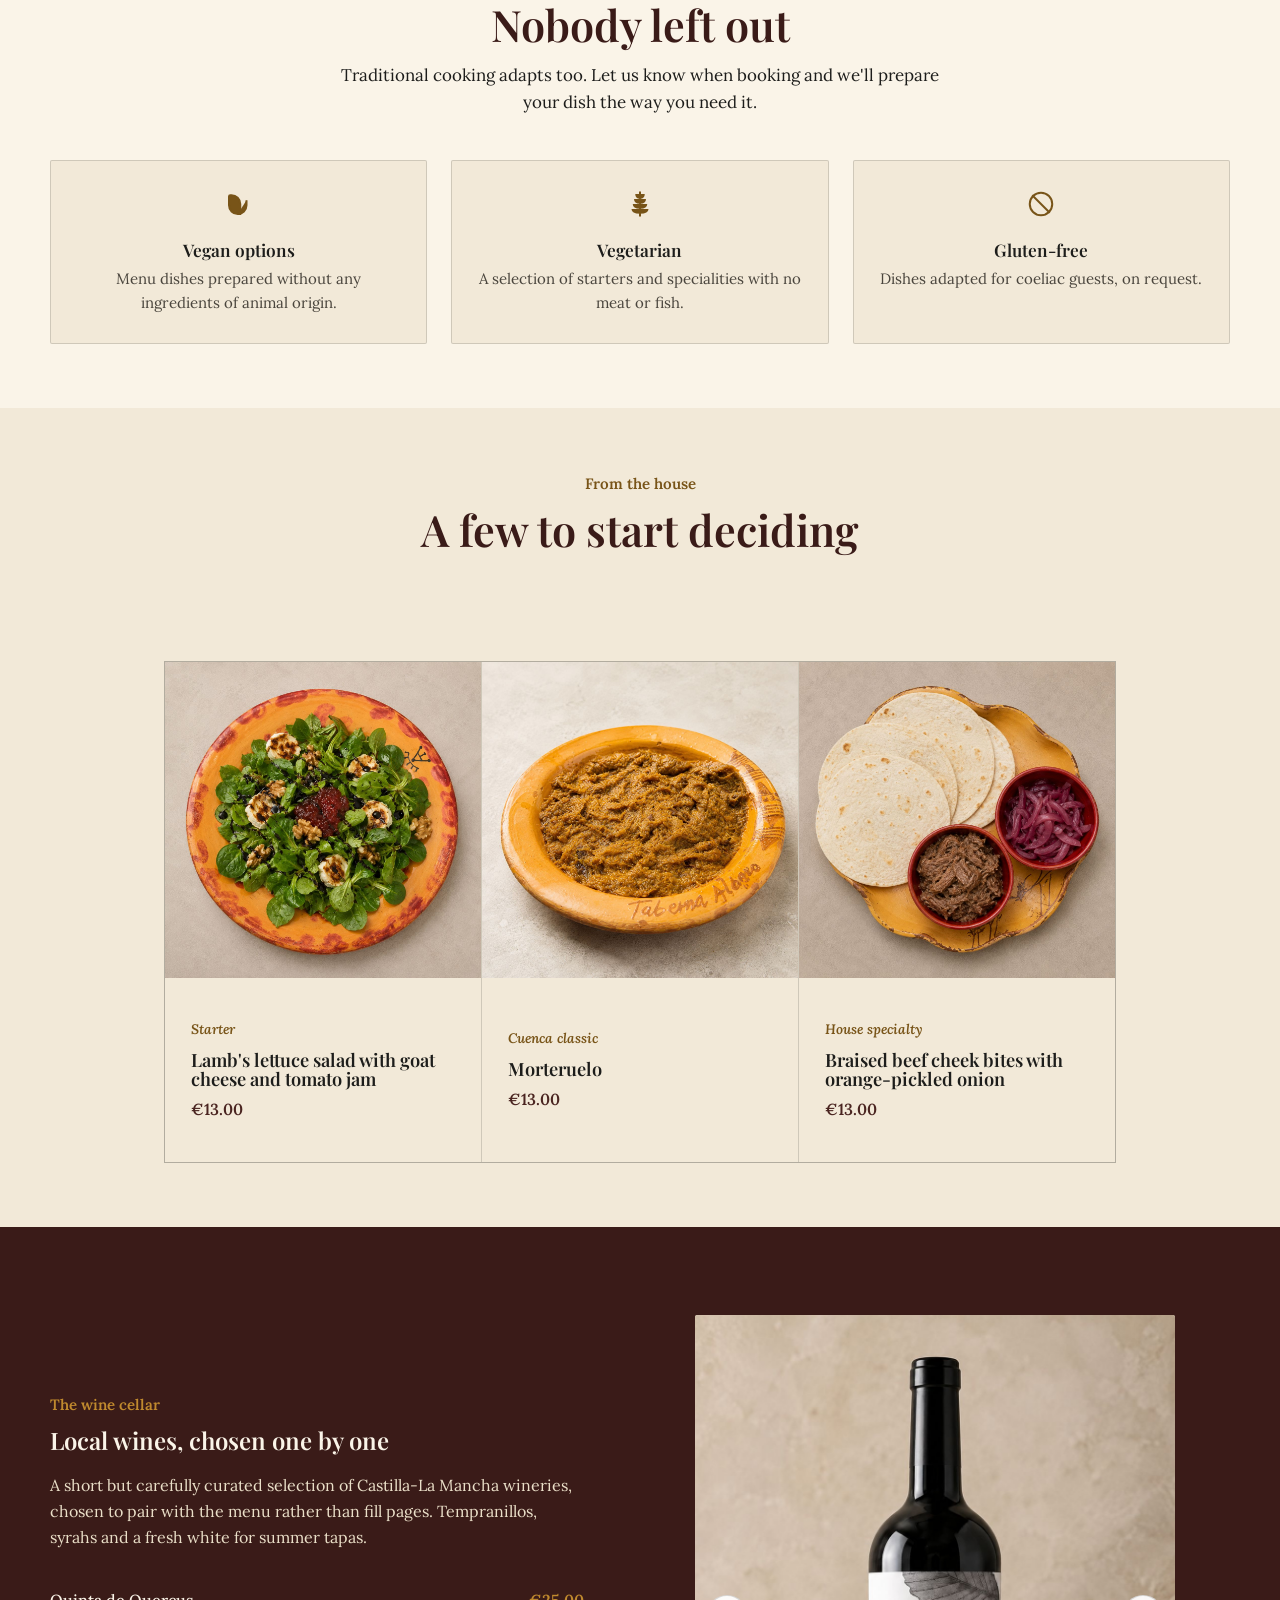
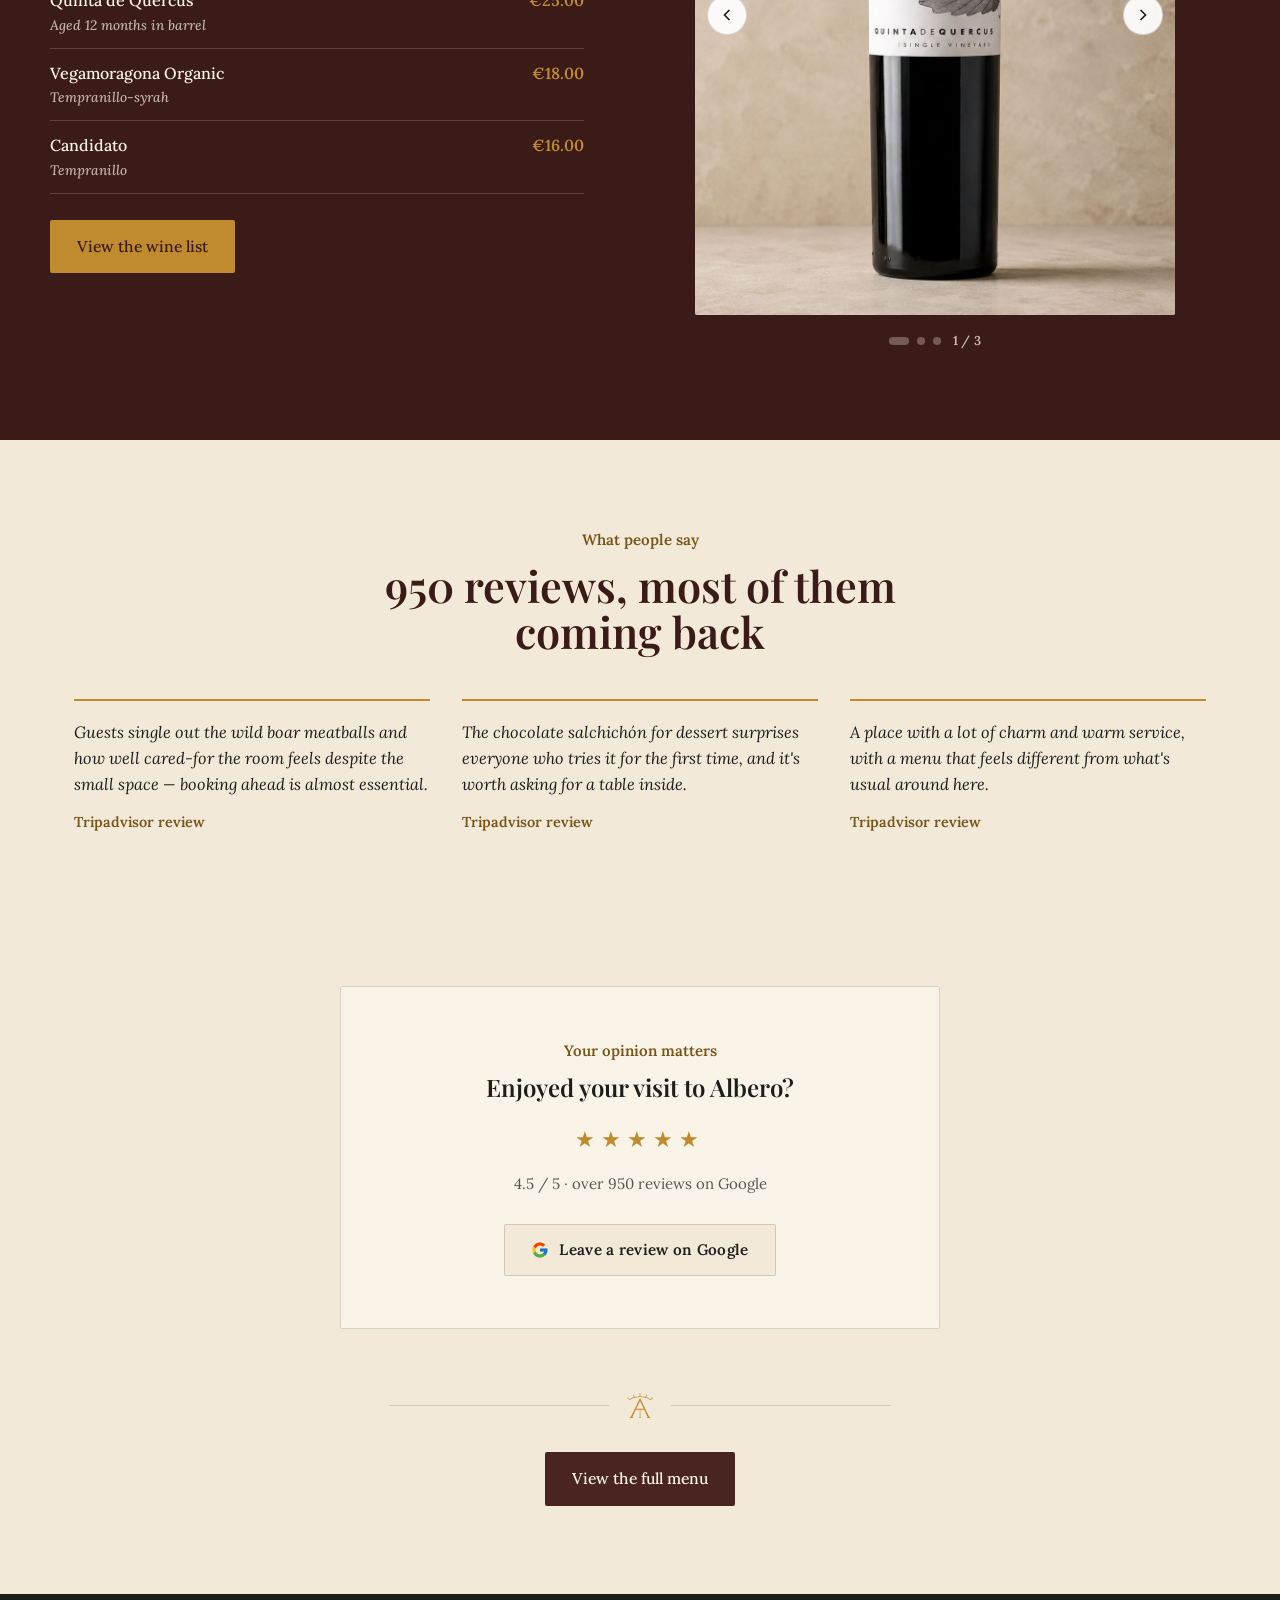
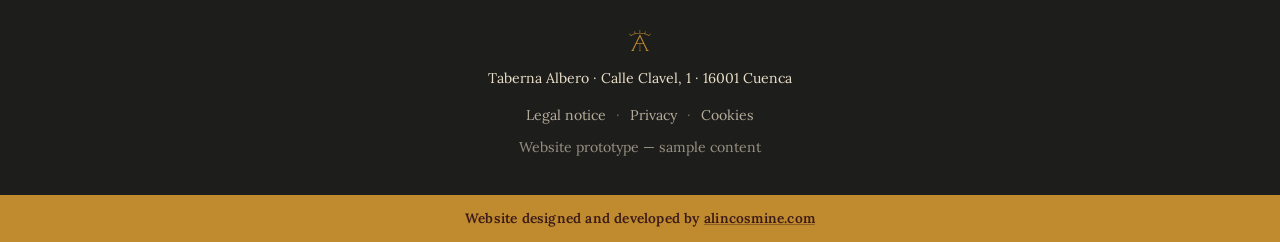
<file: en/index.html>
<!DOCTYPE html>
<html lang="en">
<head>
<meta charset="UTF-8">
<meta name="viewport" content="width=device-width, initial-scale=1.0">
<title>Taberna Albero — Traditional Cuisine in Cuenca</title>
<meta name="description" content="Taberna Albero: traditional Castilian-La Mancha and Mediterranean cuisine in the old town of Cuenca. Repsol Solete and Tripadvisor Travellers' Choice.">
<link rel="canonical" href="https://tabernaalbero.es/en/index.html">
<link rel="alternate" hreflang="es" href="https://tabernaalbero.es/index.html">
<link rel="alternate" hreflang="en" href="https://tabernaalbero.es/en/index.html">
<link rel="alternate" hreflang="x-default" href="https://tabernaalbero.es/index.html">

<link rel="icon" href="../img/favicon.ico" sizes="any">
<link rel="icon" type="image/png" sizes="32x32" href="../img/favicon-32.png">
<link rel="apple-touch-icon" sizes="180x180" href="../img/apple-touch-icon.png">
<meta name="theme-color" content="#4A2420">

<meta property="og:type" content="website">
<meta property="og:site_name" content="Taberna Albero">
<meta property="og:title" content="Taberna Albero — Traditional Cuisine in Cuenca">
<meta property="og:description" content="Taberna Albero: traditional Castilian-La Mancha and Mediterranean cuisine in the old town of Cuenca. Repsol Solete and Tripadvisor Travellers' Choice.">
<meta property="og:image" content="../img/bar-logo-cristal.jpg">
<meta property="og:url" content="https://tabernaalbero.es/en/index.html">
<meta name="twitter:card" content="summary_large_image">
<meta name="twitter:title" content="Taberna Albero — Traditional Cuisine in Cuenca">
<meta name="twitter:description" content="Taberna Albero: traditional Castilian-La Mancha and Mediterranean cuisine in the old town of Cuenca. Repsol Solete and Tripadvisor Travellers' Choice.">
<meta name="twitter:image" content="../img/bar-logo-cristal.jpg">

<script type="application/ld+json">
{
  "@context": "https://schema.org",
  "@type": "Restaurant",
  "name": "Taberna Albero",
  "servesCuisine": ["Castilian-La Mancha", "Mediterranean", "Spanish"],
  "priceRange": "€€",
  "telephone": "+34659110956",
  "address": {
    "@type": "PostalAddress",
    "streetAddress": "Calle Clavel, 1",
    "addressLocality": "Cuenca",
    "postalCode": "16001",
    "addressCountry": "ES"
  },
  "aggregateRating": {
    "@type": "AggregateRating",
    "ratingValue": "4.5",
    "reviewCount": "950"
  },
  "openingHoursSpecification": [
    {"@type": "OpeningHoursSpecification", "dayOfWeek": "Friday", "opens": "20:00", "closes": "23:59"},
    {"@type": "OpeningHoursSpecification", "dayOfWeek": "Saturday", "opens": "12:00", "closes": "16:00"},
    {"@type": "OpeningHoursSpecification", "dayOfWeek": "Saturday", "opens": "20:00", "closes": "23:59"},
    {"@type": "OpeningHoursSpecification", "dayOfWeek": "Sunday", "opens": "12:00", "closes": "16:00"}
  ]
}
</script>

<link rel="preconnect" href="https://fonts.googleapis.com">
<link rel="preconnect" href="https://fonts.gstatic.com" crossorigin>
<link href="https://fonts.googleapis.com/css2?family=Playfair+Display:ital,wght@0,400;0,600;0,700;1,400;1,600&family=Lora:ital,wght@0,400;0,500;0,600;1,400&display=swap" rel="stylesheet">
<link rel="stylesheet" href="../style.css">
</head>
<body>
<a class="skip-link" href="#main">Skip to content</a>
<div class="loader" id="loader"><span class="loader-mark"><svg viewBox="0 0 927 889.61" xmlns="http://www.w3.org/2000/svg"><path d="M0,162l89,91,45-29,46-23,49-19,40-12,49-11,61-9,37-3,24-1h50l43,3,42,5,44,8,55,14,39,13,41,17,48,25,36,24,89-92-19-15-72,75h-2l-34-21-36-18-49-20-40-13,2-6,40-83-2-2-19-8-7,12-32,69-7,12-43-10-45-7-39-4-14-1-35-1V1l-1-1h-23l-1,122-51,2-46,5-42,7-33,8-7-12-37-80h-2l-20,10,40,89-41,12-38,15-52,26-28,18L19,147,0,162ZM820.96,869.26s-17.06-7.71-30-25.56c-15.56-21.46-148.08-292.05-324.92-663.66-174.41,356.8-303.47,616.3-319.95,646.83-6.16,11.4-17.21,29.01-37.44,40.3-10.32,5.77-19.82,8.1-25.17,9.13v13.31h144.52v-12.26c-12.41-3.03-20.98-7.59-26.61-11.35-1.68-1.12-2.22-1.59-2.61-1.96-9.47-9.1.39-34.12,4.94-44.49,36.43-74.5,72.86-149.01,109.29-223.52h142.14v259.73c-1.01,2.69-4.15,9.96-12,15.26-9.18,6.21-18.63,5.56-21.26,5.28v13.31h86.77v-12.62c-2.48.21-14.89,1.02-24.94-7.92-5.55-4.94-7.97-10.69-9-13.8v-259.27h137.28c64.27,135.34,109.94,230.68,117.36,242.98,1.13,1.87,5.43,8.56,3.91,16.19-1.23,6.19-5.73,10.14-8.12,12.23-9.2,8.07-20.51,8.64-24.94,8.61v13.11h144v-13.99c-5.49-.43-13.99-1.68-23.25-5.87ZM327,563.46l136.84-282.13,133.94,282.13h-270.78Z" fill="currentColor"/></svg></span></div>
<header>
  <div class="header-inner">
    <a href="index.html" class="brand">
      <span class="mark"><svg viewBox="0 0 927 889.61" xmlns="http://www.w3.org/2000/svg"><path d="M0,162l89,91,45-29,46-23,49-19,40-12,49-11,61-9,37-3,24-1h50l43,3,42,5,44,8,55,14,39,13,41,17,48,25,36,24,89-92-19-15-72,75h-2l-34-21-36-18-49-20-40-13,2-6,40-83-2-2-19-8-7,12-32,69-7,12-43-10-45-7-39-4-14-1-35-1V1l-1-1h-23l-1,122-51,2-46,5-42,7-33,8-7-12-37-80h-2l-20,10,40,89-41,12-38,15-52,26-28,18L19,147,0,162ZM820.96,869.26s-17.06-7.71-30-25.56c-15.56-21.46-148.08-292.05-324.92-663.66-174.41,356.8-303.47,616.3-319.95,646.83-6.16,11.4-17.21,29.01-37.44,40.3-10.32,5.77-19.82,8.1-25.17,9.13v13.31h144.52v-12.26c-12.41-3.03-20.98-7.59-26.61-11.35-1.68-1.12-2.22-1.59-2.61-1.96-9.47-9.1.39-34.12,4.94-44.49,36.43-74.5,72.86-149.01,109.29-223.52h142.14v259.73c-1.01,2.69-4.15,9.96-12,15.26-9.18,6.21-18.63,5.56-21.26,5.28v13.31h86.77v-12.62c-2.48.21-14.89,1.02-24.94-7.92-5.55-4.94-7.97-10.69-9-13.8v-259.27h137.28c64.27,135.34,109.94,230.68,117.36,242.98,1.13,1.87,5.43,8.56,3.91,16.19-1.23,6.19-5.73,10.14-8.12,12.23-9.2,8.07-20.51,8.64-24.94,8.61v13.11h144v-13.99c-5.49-.43-13.99-1.68-23.25-5.87ZM327,563.46l136.84-282.13,133.94,282.13h-270.78Z" fill="currentColor"/></svg></span>
      <span class="brand-name">Taberna Albero</span>
    </a>
    <div class="header-actions">
      <button class="nav-toggle" aria-label="Menu">
        <svg viewBox="0 0 24 24" fill="none" stroke="currentColor" stroke-width="1.6"><line x1="3" y1="6" x2="21" y2="6"/><line x1="3" y1="12" x2="21" y2="12"/><line x1="3" y1="18" x2="21" y2="18"/></svg>
      </button>
      <nav class="links">
        <a href="index.html" class="active">Home</a>
        <a href="menu.html" class="">Menu</a>
        <a href="galeria.html" class="">Gallery</a>
        <a href="contacto.html" class="">Contact</a>
        <a href="tel:+34659110956" class="call-btn nav-call">
          <svg viewBox="0 0 24 24" fill="none" stroke="currentColor" stroke-width="2"><path d="M22 16.92v3a2 2 0 0 1-2.18 2 19.79 19.79 0 0 1-8.63-3.07 19.5 19.5 0 0 1-6-6 19.79 19.79 0 0 1-3.07-8.67A2 2 0 0 1 4.11 2h3a2 2 0 0 1 2 1.72c.127.96.362 1.903.7 2.81a2 2 0 0 1-.45 2.11L8.09 9.91a16 16 0 0 0 6 6l1.27-1.27a2 2 0 0 1 2.11-.45c.907.338 1.85.573 2.81.7A2 2 0 0 1 22 16.92z"/></svg>
          Call · 659 11 09 56
        </a>
      </nav>
      <a class="call-btn" href="tel:+34659110956">
        <svg viewBox="0 0 24 24" fill="none" stroke="currentColor" stroke-width="2"><path d="M22 16.92v3a2 2 0 0 1-2.18 2 19.79 19.79 0 0 1-8.63-3.07 19.5 19.5 0 0 1-6-6 19.79 19.79 0 0 1-3.07-8.67A2 2 0 0 1 4.11 2h3a2 2 0 0 1 2 1.72c.127.96.362 1.903.7 2.81a2 2 0 0 1-.45 2.11L8.09 9.91a16 16 0 0 0 6 6l1.27-1.27a2 2 0 0 1 2.11-.45c.907.338 1.85.573 2.81.7A2 2 0 0 1 22 16.92z"/></svg>
        Call
      </a>
      <a href="../index.html" class="lang-switch" aria-label="Cambiar a español">
        <span class="lang-opt">ES</span>
        <span class="lang-opt active">EN</span>
      </a>
    </div>
  </div>
</header>

<a class="fab-call" href="tel:+34659110956" aria-label="Call Taberna Albero">
  <svg viewBox="0 0 24 24" fill="none" stroke="currentColor" stroke-width="2"><path d="M22 16.92v3a2 2 0 0 1-2.18 2 19.79 19.79 0 0 1-8.63-3.07 19.5 19.5 0 0 1-6-6 19.79 19.79 0 0 1-3.07-8.67A2 2 0 0 1 4.11 2h3a2 2 0 0 1 2 1.72c.127.96.362 1.903.7 2.81a2 2 0 0 1-.45 2.11L8.09 9.91a16 16 0 0 0 6 6l1.27-1.27a2 2 0 0 1 2.11-.45c.907.338 1.85.573 2.81.7A2 2 0 0 1 22 16.92z"/></svg>
</a>
<main id="main">
<div class="hero">
  <img class="hero-photo" src="../img/hero-banner.jpg" alt="Interior of Taberna Albero">
  <div class="hero-inner">
    <span class="mark"><svg viewBox="0 0 927 889.61" xmlns="http://www.w3.org/2000/svg"><path d="M0,162l89,91,45-29,46-23,49-19,40-12,49-11,61-9,37-3,24-1h50l43,3,42,5,44,8,55,14,39,13,41,17,48,25,36,24,89-92-19-15-72,75h-2l-34-21-36-18-49-20-40-13,2-6,40-83-2-2-19-8-7,12-32,69-7,12-43-10-45-7-39-4-14-1-35-1V1l-1-1h-23l-1,122-51,2-46,5-42,7-33,8-7-12-37-80h-2l-20,10,40,89-41,12-38,15-52,26-28,18L19,147,0,162ZM820.96,869.26s-17.06-7.71-30-25.56c-15.56-21.46-148.08-292.05-324.92-663.66-174.41,356.8-303.47,616.3-319.95,646.83-6.16,11.4-17.21,29.01-37.44,40.3-10.32,5.77-19.82,8.1-25.17,9.13v13.31h144.52v-12.26c-12.41-3.03-20.98-7.59-26.61-11.35-1.68-1.12-2.22-1.59-2.61-1.96-9.47-9.1.39-34.12,4.94-44.49,36.43-74.5,72.86-149.01,109.29-223.52h142.14v259.73c-1.01,2.69-4.15,9.96-12,15.26-9.18,6.21-18.63,5.56-21.26,5.28v13.31h86.77v-12.62c-2.48.21-14.89,1.02-24.94-7.92-5.55-4.94-7.97-10.69-9-13.8v-259.27h137.28c64.27,135.34,109.94,230.68,117.36,242.98,1.13,1.87,5.43,8.56,3.91,16.19-1.23,6.19-5.73,10.14-8.12,12.23-9.2,8.07-20.51,8.64-24.94,8.61v13.11h144v-13.99c-5.49-.43-13.99-1.68-23.25-5.87ZM327,563.46l136.84-282.13,133.94,282.13h-270.78Z" fill="currentColor"/></svg></span>
    <h1>Taberna Albero</h1>
    <p class="tagline">Traditional Castilian-La Mancha and Mediterranean cuisine in the old town of Cuenca, among local wines and recipes handed down for generations.</p>
    <div class="hero-ctas">
      <a class="btn btn-primary" href="tel:+34659110956">
        <svg viewBox="0 0 24 24" fill="none" stroke="currentColor" stroke-width="2"><path d="M22 16.92v3a2 2 0 0 1-2.18 2 19.79 19.79 0 0 1-8.63-3.07 19.5 19.5 0 0 1-6-6 19.79 19.79 0 0 1-3.07-8.67A2 2 0 0 1 4.11 2h3a2 2 0 0 1 2 1.72c.127.96.362 1.903.7 2.81a2 2 0 0 1-.45 2.11L8.09 9.91a16 16 0 0 0 6 6l1.27-1.27a2 2 0 0 1 2.11-.45c.907.338 1.85.573 2.81.7A2 2 0 0 1 22 16.92z"/></svg>
        Book by phone
      </a>
      <a class="btn btn-ghost" href="menu.html">View the menu</a>
    </div>
  </div>
</div>

<div class="awards-strip">
  <div class="row">
    <div><span>Award</span>Repsol Guide Solete</div>
    <div><span>Award</span>Travellers' Choice — Tripadvisor</div>
    <div><span>Rating</span>4.5 / 5 · over 950 reviews</div>
  </div>
</div>

<div class="section">
  <div class="about-grid">
    <div>
      <div class="kicker">The taberna</div>
      <h2 style="margin-bottom:20px;">The taste of Cuenca, with the fiesta of San Mateo at the bar</h2>
      <p style="margin-bottom:16px;">Right in the old town of Cuenca, Taberna Albero serves traditional Castilian-La Mancha and Mediterranean cuisine in a small space full of character: a local wine cellar, bullfighting décor, and a San Mateo ceramic figure presiding over the bar that leaves no doubt where you are.</p>
      <p>The menu looks after everyone at the table, with vegan, vegetarian and gluten-free options alongside the classics — morteruelo, ajoarriero, zarajos — made the way they've always been made.</p>
    </div>
    <div class="photo-carousel" data-images='[{"src":"../img/escultura-sanmateo.jpg","alt":"San Mateo ceramic figures at the Taberna Albero bar"},{"src":"../img/interior-barra-vinos.jpg","alt":"Bar at Taberna Albero with the wine selection"},{"src":"../img/sala-arco-azulejo.jpg","alt":"Dining room at Taberna Albero with the San Mateo festival posters"},{"src":"../img/fachada-noche.jpg","alt":"Facade of Taberna Albero at night"}]'>
      <div class="photo-carousel-frame">
        <img class="photo-carousel-img" src="../img/escultura-sanmateo.jpg" alt="San Mateo ceramic figures at the Taberna Albero bar">
        <button class="carousel-arrow prev" type="button" aria-label="Previous photo"><svg viewBox="0 0 24 24" fill="none" stroke="currentColor" stroke-width="2"><path d="M15 6l-6 6 6 6"/></svg></button>
        <button class="carousel-arrow next" type="button" aria-label="Next photo"><svg viewBox="0 0 24 24" fill="none" stroke="currentColor" stroke-width="2"><path d="M9 6l6 6-6 6"/></svg></button>
      </div>
      <div class="carousel-footer">
        <div class="carousel-dots">
          <button class="dot active" type="button" aria-label="Go to photo 1"></button>
          <button class="dot" type="button" aria-label="Go to photo 2"></button>
          <button class="dot" type="button" aria-label="Go to photo 3"></button>
          <button class="dot" type="button" aria-label="Go to photo 4"></button>
        </div>
        <span class="carousel-count">1 / 4</span>
      </div>
    </div>
  </div>
</div>

<div class="section tight alt" style="max-width:none;">
  <div style="max-width:1180px; margin:0 auto;">
    <div class="section-head center">
      <div class="kicker">For everyone at the table</div>
      <h2>Nobody left out</h2>
      <p style="margin-left:auto;margin-right:auto;">Traditional cooking adapts too. Let us know when booking and we'll prepare your dish the way you need it.</p>
    </div>
    <div class="diet-grid">
      <div class="diet-card">
        <span class="mark"><svg viewBox="0 0 24 24" fill="none" stroke="currentColor" stroke-width="1.6"><path d="M11 20A7 7 0 0 1 4 13V6a1 1 0 0 1 1-1h1a7 7 0 0 1 7 7v8Z"/><path d="M11 20A7 7 0 0 0 18 13v-4"/></svg></span>
        <h3>Vegan options</h3>
        <p>Menu dishes prepared without any ingredients of animal origin.</p>
      </div>
      <div class="diet-card">
        <span class="mark"><svg viewBox="0 0 24 24" fill="none" stroke="currentColor" stroke-width="1.6"><path d="M12 2v20M9 4c0 2 1.5 3 3 3s3-1 3-3M8 8c0 2 1.5 3 4 3s4-1 4-3M7 12c0 2 2 3 5 3s5-1 5-3M6 16c0 2 2.5 3 6 3s6-1 6-3"/></svg></span>
        <h3>Vegetarian</h3>
        <p>A selection of starters and specialities with no meat or fish.</p>
      </div>
      <div class="diet-card">
        <span class="mark"><svg viewBox="0 0 24 24" fill="none" stroke="currentColor" stroke-width="1.6"><circle cx="12" cy="12" r="9"/><line x1="5" y1="5" x2="19" y2="19"/></svg></span>
        <h3>Gluten-free</h3>
        <p>Dishes adapted for coeliac guests, on request.</p>
      </div>
    </div>
  </div>
</div>

<div class="section tight" style="text-align:center;">
  <div class="section-head center">
    <div class="kicker">From the house</div>
    <h2>A few to start deciding</h2>
  </div>
</div>
<div class="dish-grid-outer">
<div class="dish-grid">
  <div class="dish">
    <div class="dish-photo"><div class="ph "><span class="mark" style="width:26px;height:25px;"><svg viewBox="0 0 24 24" fill="none" stroke="currentColor" stroke-width="1.6"><path d="M4 8h3l2-3h6l2 3h3a1 1 0 0 1 1 1v10a1 1 0 0 1-1 1H4a1 1 0 0 1-1-1V9a1 1 0 0 1 1-1z"/><circle cx="12" cy="14" r="3.5"/></svg></span><span>Photo: oxtail cannelloni</span></div></div>
    <div class="dish-body">
      <div class="cat">House specialty</div>
      <h3>Oxtail cannelloni</h3>
      <div class="price">€15.00</div>
    </div>
  </div>
  <div class="dish">
    <div class="dish-photo"><div class="ph "><span class="mark" style="width:26px;height:25px;"><svg viewBox="0 0 24 24" fill="none" stroke="currentColor" stroke-width="1.6"><path d="M4 8h3l2-3h6l2 3h3a1 1 0 0 1 1 1v10a1 1 0 0 1-1 1H4a1 1 0 0 1-1-1V9a1 1 0 0 1 1-1z"/><circle cx="12" cy="14" r="3.5"/></svg></span><span>Photo: morteruelo</span></div></div>
    <div class="dish-body">
      <div class="cat">Cuenca classic</div>
      <h3>Morteruelo</h3>
      <div class="price">€13.00</div>
    </div>
  </div>
  <div class="dish">
    <div class="dish-photo"><img src="../img/salchichon-postre.jpg" alt="Chocolate salchichón" style="height:100%;width:100%;object-fit:cover;"></div>
    <div class="dish-body">
      <div class="cat">Dessert</div>
      <h3>Chocolate salchichón</h3>
      <div class="price">€6.50</div>
    </div>
  </div>
</div>
</div>

<div class="section bodega" style="max-width:none;">
  <div style="max-width:1180px; margin:0 auto;">
    <div class="about-grid reverse">
      <div class="media">
        <div class="photo-carousel" data-images='[{"src":"../img/quinta-de-quercus.jpg","alt":"Quinta de Quercus"},{"src":"../img/vegamoragona-organic.jpg","alt":"Vegamoragona Organic"},{"src":"../img/candidato.jpg","alt":"Candidato"}]'>
          <div class="photo-carousel-frame">
            <img class="photo-carousel-img" src="../img/quinta-de-quercus.jpg" alt="Quinta de Quercus">
            <button class="carousel-arrow prev" type="button" aria-label="Previous photo"><svg viewBox="0 0 24 24" fill="none" stroke="currentColor" stroke-width="2"><path d="M15 6l-6 6 6 6"/></svg></button>
            <button class="carousel-arrow next" type="button" aria-label="Next photo"><svg viewBox="0 0 24 24" fill="none" stroke="currentColor" stroke-width="2"><path d="M9 6l6 6-6 6"/></svg></button>
          </div>
          <div class="carousel-footer">
            <div class="carousel-dots">
              <button class="dot active" type="button" aria-label="Go to photo 1"></button>
              <button class="dot" type="button" aria-label="Go to photo 2"></button>
              <button class="dot" type="button" aria-label="Go to photo 3"></button>
            </div>
            <span class="carousel-count">1 / 3</span>
          </div>
        </div>
      </div>
      <div>
        <div class="kicker">The wine cellar</div>
        <h2 style="margin-bottom:20px;">Local wines, chosen one by one</h2>
        <p style="margin-bottom:16px;">A short but carefully curated selection of Castilla-La Mancha wineries, chosen to pair with the menu rather than fill pages. Tempranillos, syrahs and a fresh white for summer tapas.</p>
        <div class="wine-list">
          <div class="wine-row"><span class="name">Quinta de Quercus<span class="grape">Aged 12 months in barrel</span></span><span class="price">€25.00</span></div>
          <div class="wine-row"><span class="name">Vegamoragona Organic<span class="grape">Tempranillo-syrah</span></span><span class="price">€18.00</span></div>
          <div class="wine-row"><span class="name">Candidato<span class="grape">Tempranillo</span></span><span class="price">€16.00</span></div>
        </div>
        <a class="btn btn-primary" style="margin-top:26px;" href="menu.html#vinos">View the wine list</a>
      </div>
    </div>
  </div>
</div>

<div class="section">
  <div class="section-head center">
    <div class="kicker">What people say</div>
    <h2>950 reviews, most of them coming back</h2>
  </div>
  <div class="testi-grid">
    <div class="testi">
      <p>Guests single out the wild boar meatballs and how well cared-for the room feels despite the small space — booking ahead is almost essential.</p>
      <div class="who">Tripadvisor review</div>
    </div>
    <div class="testi">
      <p>The chocolate salchichón for dessert surprises everyone who tries it for the first time, and it's worth asking for a table inside.</p>
      <div class="who">Tripadvisor review</div>
    </div>
    <div class="testi">
      <p>A place with a lot of charm and warm service, with a menu that feels different from what's usual around here.</p>
      <div class="who">Tripadvisor review</div>
    </div>
  </div>
</div>

<div class="section tight" style="text-align:center;">
  <div class="review-card">
    <div class="kicker">Your opinion matters</div>
    <h2>Enjoyed your visit to Albero?</h2>
    <div class="stars" aria-hidden="true">★★★★★</div>
    <p class="rating-note">4.5 / 5 · over 950 reviews on Google</p>
    <a class="review-google-btn" href="https://www.google.com/search?q=taberna+albero&oq=taberna+albero&gs_lcrp=EgZjaHJvbWUqCAgAEEUYJxg7MggIABBFGCcYOzIICAEQRRgnGDsyBggCEEUYOzIMCAMQABhDGIAEGIoFMhUIBBAuGEMYrwEYxwEYgAQYigUYjgUyBggFEEUYPDIGCAYQRRg8MgYIBxBFGDzSAQgxNTUxajBqN6gCALACAA&sourceid=chrome&source=chrome.ob&ie=UTF-8#lrd=0xd5d6773c35c1b8f:0x960b1d368f06e639,3,,," target="_blank" rel="noopener">
      <svg viewBox="0 0 48 48"><path fill="#FFC107" d="M43.611,20.083H42V20H24v8h11.303c-1.649,4.657-6.08,8-11.303,8c-6.627,0-12-5.373-12-12c0-6.627,5.373-12,12-12c3.059,0,5.842,1.154,7.961,3.039l5.657-5.657C34.046,6.053,29.268,4,24,4C12.955,4,4,12.955,4,24c0,11.045,8.955,20,20,20c11.045,0,20-8.955,20-20C44,22.659,43.862,21.35,43.611,20.083z"/><path fill="#FF3D00" d="M6.306,14.691l6.571,4.819C14.655,15.108,18.961,12,24,12c3.059,0,5.842,1.154,7.961,3.039l5.657-5.657C34.046,6.053,29.268,4,24,4C16.318,4,9.656,8.337,6.306,14.691z"/><path fill="#4CAF50" d="M24,44c5.166,0,9.86-1.977,13.409-5.192l-6.19-5.238C29.211,35.091,26.715,36,24,36c-5.202,0-9.619-3.317-11.283-7.946l-6.522,5.025C9.505,39.556,16.227,44,24,44z"/><path fill="#1976D2" d="M43.611,20.083H42V20H24v8h11.303c-0.792,2.237-2.231,4.166-4.087,5.571c0.001-0.001,0.002-0.001,0.003-0.002l6.19,5.238C36.971,39.205,44,34,44,24C44,22.659,43.862,21.35,43.611,20.083z"/></svg>
      Leave a review on Google
    </a>
  </div>
</div>

<div class="section" style="text-align:center; padding-top:0;">
  <div class="divider-mark" style="margin-bottom:34px;">
    <span class="line"></span><span class="mark"><svg viewBox="0 0 927 889.61" xmlns="http://www.w3.org/2000/svg"><path d="M0,162l89,91,45-29,46-23,49-19,40-12,49-11,61-9,37-3,24-1h50l43,3,42,5,44,8,55,14,39,13,41,17,48,25,36,24,89-92-19-15-72,75h-2l-34-21-36-18-49-20-40-13,2-6,40-83-2-2-19-8-7,12-32,69-7,12-43-10-45-7-39-4-14-1-35-1V1l-1-1h-23l-1,122-51,2-46,5-42,7-33,8-7-12-37-80h-2l-20,10,40,89-41,12-38,15-52,26-28,18L19,147,0,162ZM820.96,869.26s-17.06-7.71-30-25.56c-15.56-21.46-148.08-292.05-324.92-663.66-174.41,356.8-303.47,616.3-319.95,646.83-6.16,11.4-17.21,29.01-37.44,40.3-10.32,5.77-19.82,8.1-25.17,9.13v13.31h144.52v-12.26c-12.41-3.03-20.98-7.59-26.61-11.35-1.68-1.12-2.22-1.59-2.61-1.96-9.47-9.1.39-34.12,4.94-44.49,36.43-74.5,72.86-149.01,109.29-223.52h142.14v259.73c-1.01,2.69-4.15,9.96-12,15.26-9.18,6.21-18.63,5.56-21.26,5.28v13.31h86.77v-12.62c-2.48.21-14.89,1.02-24.94-7.92-5.55-4.94-7.97-10.69-9-13.8v-259.27h137.28c64.27,135.34,109.94,230.68,117.36,242.98,1.13,1.87,5.43,8.56,3.91,16.19-1.23,6.19-5.73,10.14-8.12,12.23-9.2,8.07-20.51,8.64-24.94,8.61v13.11h144v-13.99c-5.49-.43-13.99-1.68-23.25-5.87ZM327,563.46l136.84-282.13,133.94,282.13h-270.78Z" fill="currentColor"/></svg></span><span class="line"></span>
  </div>
  <a class="btn btn-wine" href="menu.html">View the full menu</a>
</div>
</main><footer>
  <span class="mark"><svg viewBox="0 0 927 889.61" xmlns="http://www.w3.org/2000/svg"><path d="M0,162l89,91,45-29,46-23,49-19,40-12,49-11,61-9,37-3,24-1h50l43,3,42,5,44,8,55,14,39,13,41,17,48,25,36,24,89-92-19-15-72,75h-2l-34-21-36-18-49-20-40-13,2-6,40-83-2-2-19-8-7,12-32,69-7,12-43-10-45-7-39-4-14-1-35-1V1l-1-1h-23l-1,122-51,2-46,5-42,7-33,8-7-12-37-80h-2l-20,10,40,89-41,12-38,15-52,26-28,18L19,147,0,162ZM820.96,869.26s-17.06-7.71-30-25.56c-15.56-21.46-148.08-292.05-324.92-663.66-174.41,356.8-303.47,616.3-319.95,646.83-6.16,11.4-17.21,29.01-37.44,40.3-10.32,5.77-19.82,8.1-25.17,9.13v13.31h144.52v-12.26c-12.41-3.03-20.98-7.59-26.61-11.35-1.68-1.12-2.22-1.59-2.61-1.96-9.47-9.1.39-34.12,4.94-44.49,36.43-74.5,72.86-149.01,109.29-223.52h142.14v259.73c-1.01,2.69-4.15,9.96-12,15.26-9.18,6.21-18.63,5.56-21.26,5.28v13.31h86.77v-12.62c-2.48.21-14.89,1.02-24.94-7.92-5.55-4.94-7.97-10.69-9-13.8v-259.27h137.28c64.27,135.34,109.94,230.68,117.36,242.98,1.13,1.87,5.43,8.56,3.91,16.19-1.23,6.19-5.73,10.14-8.12,12.23-9.2,8.07-20.51,8.64-24.94,8.61v13.11h144v-13.99c-5.49-.43-13.99-1.68-23.25-5.87ZM327,563.46l136.84-282.13,133.94,282.13h-270.78Z" fill="currentColor"/></svg></span>
  <div>Taberna Albero · Calle Clavel, 1 · 16001 Cuenca</div>
  <div class="footer-legal">
    <a href="aviso-legal.html">Legal notice</a>
    <span>·</span>
    <a href="privacidad.html">Privacy</a>
    <span>·</span>
    <a href="cookies.html">Cookies</a>
  </div>
  <div style="margin-top:10px; opacity:.6;">Website prototype — sample content</div>
</footer>
<div class="footer-credit">Website designed and developed by <a href="https://www.alincosmine.com" target="_blank" rel="noopener">alincosmine.com</a></div>

<div class="cookie-banner" id="cookie-banner">
  <div class="cookie-banner-head">
    <span class="mark"><svg viewBox="0 0 24 24" fill="none" stroke="currentColor" stroke-width="1.6"><circle cx="12" cy="12" r="9"/><circle cx="9" cy="10" r="1" fill="currentColor" stroke="none"/><circle cx="14.5" cy="8.5" r="1" fill="currentColor" stroke="none"/><circle cx="15" cy="14" r="1" fill="currentColor" stroke="none"/><circle cx="10" cy="15.5" r="1" fill="currentColor" stroke="none"/></svg></span>
    <strong>Your privacy</strong>
    <button class="cookie-close" id="cookie-close" type="button" aria-label="Close">&times;</button>
  </div>
  <p>We use third-party cookies (Google Maps, fonts) to show the map and improve the site. You can accept or reject them — you can change this anytime in our <a href="cookies.html">cookie policy</a>.</p>
  <div class="cookie-actions">
    <button class="btn btn-ghost-dark" id="cookie-reject">Reject</button>
    <button class="btn btn-primary" id="cookie-accept">Accept</button>
  </div>
</div>

<script src="../script.js"></script>
</body>
</html>
</file>
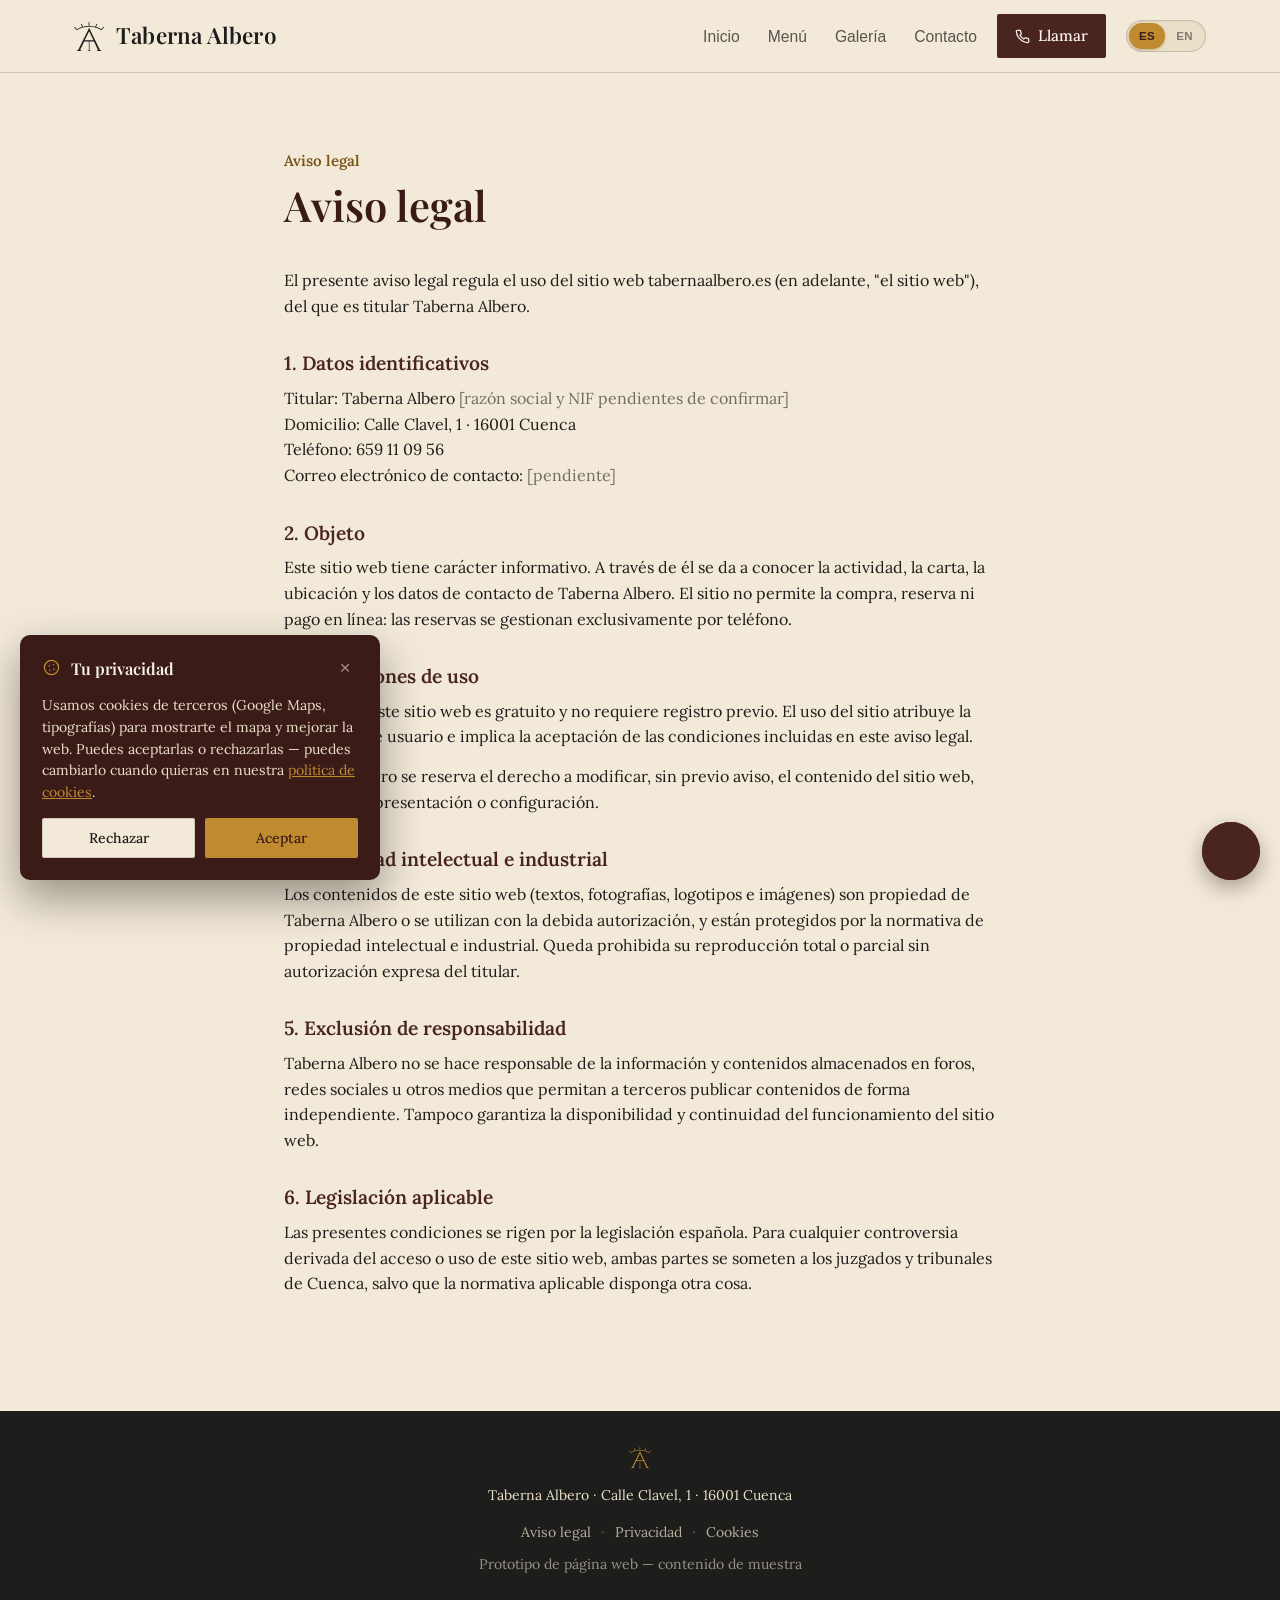
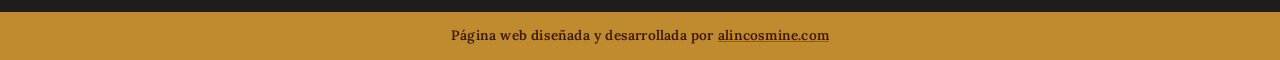
<file: aviso-legal.html>
<!DOCTYPE html>
<html lang="es">
<head>
<meta charset="UTF-8">
<meta name="viewport" content="width=device-width, initial-scale=1.0">
<title>Aviso legal — Taberna Albero</title>
<meta name="description" content="Aviso legal del sitio web de Taberna Albero, en Cuenca.">
<link rel="canonical" href="https://tabernaalbero.es/aviso-legal.html">
<link rel="alternate" hreflang="es" href="https://tabernaalbero.es/aviso-legal.html">
<link rel="alternate" hreflang="en" href="https://tabernaalbero.es/en/aviso-legal.html">
<link rel="alternate" hreflang="x-default" href="https://tabernaalbero.es/aviso-legal.html">

<link rel="icon" href="img/favicon.ico" sizes="any">
<link rel="icon" type="image/png" sizes="32x32" href="img/favicon-32.png">
<link rel="apple-touch-icon" sizes="180x180" href="img/apple-touch-icon.png">
<meta name="theme-color" content="#4A2420">

<meta property="og:type" content="website">
<meta property="og:site_name" content="Taberna Albero">
<meta property="og:title" content="Aviso legal — Taberna Albero">
<meta property="og:description" content="Aviso legal del sitio web de Taberna Albero, en Cuenca.">
<meta property="og:image" content="img/entrada-fachada.jpg">
<meta property="og:url" content="https://tabernaalbero.es/aviso-legal.html">
<meta name="twitter:card" content="summary_large_image">
<meta name="twitter:title" content="Aviso legal — Taberna Albero">
<meta name="twitter:description" content="Aviso legal del sitio web de Taberna Albero, en Cuenca.">
<meta name="twitter:image" content="img/entrada-fachada.jpg">

<script type="application/ld+json">
{
  "@context": "https://schema.org",
  "@type": "Restaurant",
  "name": "Taberna Albero",
  "servesCuisine": ["Manchega", "Mediterránea", "Española"],
  "priceRange": "€€",
  "telephone": "+34659110956",
  "address": {
    "@type": "PostalAddress",
    "streetAddress": "Calle Clavel, 1",
    "addressLocality": "Cuenca",
    "postalCode": "16001",
    "addressCountry": "ES"
  },
  "aggregateRating": {
    "@type": "AggregateRating",
    "ratingValue": "4.5",
    "reviewCount": "950"
  },
  "openingHoursSpecification": [
    {"@type": "OpeningHoursSpecification", "dayOfWeek": "Friday", "opens": "20:00", "closes": "23:59"},
    {"@type": "OpeningHoursSpecification", "dayOfWeek": "Saturday", "opens": "12:00", "closes": "16:00"},
    {"@type": "OpeningHoursSpecification", "dayOfWeek": "Saturday", "opens": "20:00", "closes": "23:59"},
    {"@type": "OpeningHoursSpecification", "dayOfWeek": "Sunday", "opens": "12:00", "closes": "16:00"}
  ]
}
</script>

<link rel="preconnect" href="https://fonts.googleapis.com">
<link rel="preconnect" href="https://fonts.gstatic.com" crossorigin>
<link href="https://fonts.googleapis.com/css2?family=Playfair+Display:ital,wght@0,400;0,600;0,700;1,400;1,600&family=Lora:ital,wght@0,400;0,500;0,600;1,400&display=swap" rel="stylesheet">
<link rel="stylesheet" href="style.css">
</head>
<body>
<a class="skip-link" href="#main">Saltar al contenido</a>
<div class="loader" id="loader"><span class="loader-mark"><svg viewBox="0 0 927 889.61" xmlns="http://www.w3.org/2000/svg"><path d="M0,162l89,91,45-29,46-23,49-19,40-12,49-11,61-9,37-3,24-1h50l43,3,42,5,44,8,55,14,39,13,41,17,48,25,36,24,89-92-19-15-72,75h-2l-34-21-36-18-49-20-40-13,2-6,40-83-2-2-19-8-7,12-32,69-7,12-43-10-45-7-39-4-14-1-35-1V1l-1-1h-23l-1,122-51,2-46,5-42,7-33,8-7-12-37-80h-2l-20,10,40,89-41,12-38,15-52,26-28,18L19,147,0,162ZM820.96,869.26s-17.06-7.71-30-25.56c-15.56-21.46-148.08-292.05-324.92-663.66-174.41,356.8-303.47,616.3-319.95,646.83-6.16,11.4-17.21,29.01-37.44,40.3-10.32,5.77-19.82,8.1-25.17,9.13v13.31h144.52v-12.26c-12.41-3.03-20.98-7.59-26.61-11.35-1.68-1.12-2.22-1.59-2.61-1.96-9.47-9.1.39-34.12,4.94-44.49,36.43-74.5,72.86-149.01,109.29-223.52h142.14v259.73c-1.01,2.69-4.15,9.96-12,15.26-9.18,6.21-18.63,5.56-21.26,5.28v13.31h86.77v-12.62c-2.48.21-14.89,1.02-24.94-7.92-5.55-4.94-7.97-10.69-9-13.8v-259.27h137.28c64.27,135.34,109.94,230.68,117.36,242.98,1.13,1.87,5.43,8.56,3.91,16.19-1.23,6.19-5.73,10.14-8.12,12.23-9.2,8.07-20.51,8.64-24.94,8.61v13.11h144v-13.99c-5.49-.43-13.99-1.68-23.25-5.87ZM327,563.46l136.84-282.13,133.94,282.13h-270.78Z" fill="currentColor"/></svg></span></div>
<header>
  <div class="header-inner">
    <a href="index.html" class="brand">
      <span class="mark"><svg viewBox="0 0 927 889.61" xmlns="http://www.w3.org/2000/svg"><path d="M0,162l89,91,45-29,46-23,49-19,40-12,49-11,61-9,37-3,24-1h50l43,3,42,5,44,8,55,14,39,13,41,17,48,25,36,24,89-92-19-15-72,75h-2l-34-21-36-18-49-20-40-13,2-6,40-83-2-2-19-8-7,12-32,69-7,12-43-10-45-7-39-4-14-1-35-1V1l-1-1h-23l-1,122-51,2-46,5-42,7-33,8-7-12-37-80h-2l-20,10,40,89-41,12-38,15-52,26-28,18L19,147,0,162ZM820.96,869.26s-17.06-7.71-30-25.56c-15.56-21.46-148.08-292.05-324.92-663.66-174.41,356.8-303.47,616.3-319.95,646.83-6.16,11.4-17.21,29.01-37.44,40.3-10.32,5.77-19.82,8.1-25.17,9.13v13.31h144.52v-12.26c-12.41-3.03-20.98-7.59-26.61-11.35-1.68-1.12-2.22-1.59-2.61-1.96-9.47-9.1.39-34.12,4.94-44.49,36.43-74.5,72.86-149.01,109.29-223.52h142.14v259.73c-1.01,2.69-4.15,9.96-12,15.26-9.18,6.21-18.63,5.56-21.26,5.28v13.31h86.77v-12.62c-2.48.21-14.89,1.02-24.94-7.92-5.55-4.94-7.97-10.69-9-13.8v-259.27h137.28c64.27,135.34,109.94,230.68,117.36,242.98,1.13,1.87,5.43,8.56,3.91,16.19-1.23,6.19-5.73,10.14-8.12,12.23-9.2,8.07-20.51,8.64-24.94,8.61v13.11h144v-13.99c-5.49-.43-13.99-1.68-23.25-5.87ZM327,563.46l136.84-282.13,133.94,282.13h-270.78Z" fill="currentColor"/></svg></span>
      <span class="brand-name">Taberna Albero</span>
    </a>
    <div class="header-actions">
      <button class="nav-toggle" aria-label="Menú">
        <svg viewBox="0 0 24 24" fill="none" stroke="currentColor" stroke-width="1.6"><line x1="3" y1="6" x2="21" y2="6"/><line x1="3" y1="12" x2="21" y2="12"/><line x1="3" y1="18" x2="21" y2="18"/></svg>
      </button>
      <nav class="links">
        <a href="index.html" class="">Inicio</a>
        <a href="menu.html" class="">Menú</a>
        <a href="galeria.html" class="">Galería</a>
        <a href="contacto.html" class="">Contacto</a>
        <a href="tel:+34659110956" class="call-btn nav-call">
          <svg viewBox="0 0 24 24" fill="none" stroke="currentColor" stroke-width="2"><path d="M22 16.92v3a2 2 0 0 1-2.18 2 19.79 19.79 0 0 1-8.63-3.07 19.5 19.5 0 0 1-6-6 19.79 19.79 0 0 1-3.07-8.67A2 2 0 0 1 4.11 2h3a2 2 0 0 1 2 1.72c.127.96.362 1.903.7 2.81a2 2 0 0 1-.45 2.11L8.09 9.91a16 16 0 0 0 6 6l1.27-1.27a2 2 0 0 1 2.11-.45c.907.338 1.85.573 2.81.7A2 2 0 0 1 22 16.92z"/></svg>
          Llamar · 659 11 09 56
        </a>
      </nav>
      <a class="call-btn" href="tel:+34659110956">
        <svg viewBox="0 0 24 24" fill="none" stroke="currentColor" stroke-width="2"><path d="M22 16.92v3a2 2 0 0 1-2.18 2 19.79 19.79 0 0 1-8.63-3.07 19.5 19.5 0 0 1-6-6 19.79 19.79 0 0 1-3.07-8.67A2 2 0 0 1 4.11 2h3a2 2 0 0 1 2 1.72c.127.96.362 1.903.7 2.81a2 2 0 0 1-.45 2.11L8.09 9.91a16 16 0 0 0 6 6l1.27-1.27a2 2 0 0 1 2.11-.45c.907.338 1.85.573 2.81.7A2 2 0 0 1 22 16.92z"/></svg>
        Llamar
      </a>
      <a href="en/aviso-legal.html" class="lang-switch" aria-label="Switch to English">
        <span class="lang-opt active">ES</span>
        <span class="lang-opt">EN</span>
      </a>
    </div>
  </div>
</header>

<a class="fab-call" href="tel:+34659110956" aria-label="Llamar a Taberna Albero">
  <svg viewBox="0 0 24 24" fill="none" stroke="currentColor" stroke-width="2"><path d="M22 16.92v3a2 2 0 0 1-2.18 2 19.79 19.79 0 0 1-8.63-3.07 19.5 19.5 0 0 1-6-6 19.79 19.79 0 0 1-3.07-8.67A2 2 0 0 1 4.11 2h3a2 2 0 0 1 2 1.72c.127.96.362 1.903.7 2.81a2 2 0 0 1-.45 2.11L8.09 9.91a16 16 0 0 0 6 6l1.27-1.27a2 2 0 0 1 2.11-.45c.907.338 1.85.573 2.81.7A2 2 0 0 1 22 16.92z"/></svg>
</a>
<main id="main">
<div class="legal-wrap">
  <div class="section-head" style="margin-bottom:40px;">
    <div class="kicker">Aviso legal</div>
    <h1 style="font-size:clamp(1.9rem,3.6vw,2.6rem); color:var(--wine-2);">Aviso legal</h1>
  </div>
  <div class="legal-body">
    
<p>El presente aviso legal regula el uso del sitio web tabernaalbero.es (en adelante, "el sitio web"), del que es titular Taberna Albero.</p>

<h2>1. Datos identificativos</h2>
<p>
Titular: Taberna Albero <span style="opacity:.6;">[razón social y NIF pendientes de confirmar]</span><br>
Domicilio: Calle Clavel, 1 · 16001 Cuenca<br>
Teléfono: 659 11 09 56<br>
Correo electrónico de contacto: <span style="opacity:.6;">[pendiente]</span>
</p>

<h2>2. Objeto</h2>
<p>Este sitio web tiene carácter informativo. A través de él se da a conocer la actividad, la carta, la ubicación y los datos de contacto de Taberna Albero. El sitio no permite la compra, reserva ni pago en línea: las reservas se gestionan exclusivamente por teléfono.</p>

<h2>3. Condiciones de uso</h2>
<p>El acceso a este sitio web es gratuito y no requiere registro previo. El uso del sitio atribuye la condición de usuario e implica la aceptación de las condiciones incluidas en este aviso legal.</p>
<p>Taberna Albero se reserva el derecho a modificar, sin previo aviso, el contenido del sitio web, así como su presentación o configuración.</p>

<h2>4. Propiedad intelectual e industrial</h2>
<p>Los contenidos de este sitio web (textos, fotografías, logotipos e imágenes) son propiedad de Taberna Albero o se utilizan con la debida autorización, y están protegidos por la normativa de propiedad intelectual e industrial. Queda prohibida su reproducción total o parcial sin autorización expresa del titular.</p>

<h2>5. Exclusión de responsabilidad</h2>
<p>Taberna Albero no se hace responsable de la información y contenidos almacenados en foros, redes sociales u otros medios que permitan a terceros publicar contenidos de forma independiente. Tampoco garantiza la disponibilidad y continuidad del funcionamiento del sitio web.</p>

<h2>6. Legislación aplicable</h2>
<p>Las presentes condiciones se rigen por la legislación española. Para cualquier controversia derivada del acceso o uso de este sitio web, ambas partes se someten a los juzgados y tribunales de Cuenca, salvo que la normativa aplicable disponga otra cosa.</p>

  </div>
</div>
</main><footer>
  <span class="mark"><svg viewBox="0 0 927 889.61" xmlns="http://www.w3.org/2000/svg"><path d="M0,162l89,91,45-29,46-23,49-19,40-12,49-11,61-9,37-3,24-1h50l43,3,42,5,44,8,55,14,39,13,41,17,48,25,36,24,89-92-19-15-72,75h-2l-34-21-36-18-49-20-40-13,2-6,40-83-2-2-19-8-7,12-32,69-7,12-43-10-45-7-39-4-14-1-35-1V1l-1-1h-23l-1,122-51,2-46,5-42,7-33,8-7-12-37-80h-2l-20,10,40,89-41,12-38,15-52,26-28,18L19,147,0,162ZM820.96,869.26s-17.06-7.71-30-25.56c-15.56-21.46-148.08-292.05-324.92-663.66-174.41,356.8-303.47,616.3-319.95,646.83-6.16,11.4-17.21,29.01-37.44,40.3-10.32,5.77-19.82,8.1-25.17,9.13v13.31h144.52v-12.26c-12.41-3.03-20.98-7.59-26.61-11.35-1.68-1.12-2.22-1.59-2.61-1.96-9.47-9.1.39-34.12,4.94-44.49,36.43-74.5,72.86-149.01,109.29-223.52h142.14v259.73c-1.01,2.69-4.15,9.96-12,15.26-9.18,6.21-18.63,5.56-21.26,5.28v13.31h86.77v-12.62c-2.48.21-14.89,1.02-24.94-7.92-5.55-4.94-7.97-10.69-9-13.8v-259.27h137.28c64.27,135.34,109.94,230.68,117.36,242.98,1.13,1.87,5.43,8.56,3.91,16.19-1.23,6.19-5.73,10.14-8.12,12.23-9.2,8.07-20.51,8.64-24.94,8.61v13.11h144v-13.99c-5.49-.43-13.99-1.68-23.25-5.87ZM327,563.46l136.84-282.13,133.94,282.13h-270.78Z" fill="currentColor"/></svg></span>
  <div>Taberna Albero · Calle Clavel, 1 · 16001 Cuenca</div>
  <div class="footer-legal">
    <a href="aviso-legal.html">Aviso legal</a>
    <span>·</span>
    <a href="privacidad.html">Privacidad</a>
    <span>·</span>
    <a href="cookies.html">Cookies</a>
  </div>
  <div style="margin-top:10px; opacity:.6;">Prototipo de página web — contenido de muestra</div>
</footer>
<div class="footer-credit">Página web diseñada y desarrollada por <a href="https://www.alincosmine.com" target="_blank" rel="noopener">alincosmine.com</a></div>

<div class="cookie-banner" id="cookie-banner">
  <div class="cookie-banner-head">
    <span class="mark"><svg viewBox="0 0 24 24" fill="none" stroke="currentColor" stroke-width="1.6"><circle cx="12" cy="12" r="9"/><circle cx="9" cy="10" r="1" fill="currentColor" stroke="none"/><circle cx="14.5" cy="8.5" r="1" fill="currentColor" stroke="none"/><circle cx="15" cy="14" r="1" fill="currentColor" stroke="none"/><circle cx="10" cy="15.5" r="1" fill="currentColor" stroke="none"/></svg></span>
    <strong>Tu privacidad</strong>
    <button class="cookie-close" id="cookie-close" type="button" aria-label="Cerrar">&times;</button>
  </div>
  <p>Usamos cookies de terceros (Google Maps, tipografías) para mostrarte el mapa y mejorar la web. Puedes aceptarlas o rechazarlas — puedes cambiarlo cuando quieras en nuestra <a href="cookies.html">política de cookies</a>.</p>
  <div class="cookie-actions">
    <button class="btn btn-ghost-dark" id="cookie-reject">Rechazar</button>
    <button class="btn btn-primary" id="cookie-accept">Aceptar</button>
  </div>
</div>

<script src="script.js"></script>
</body>
</html>
</file>
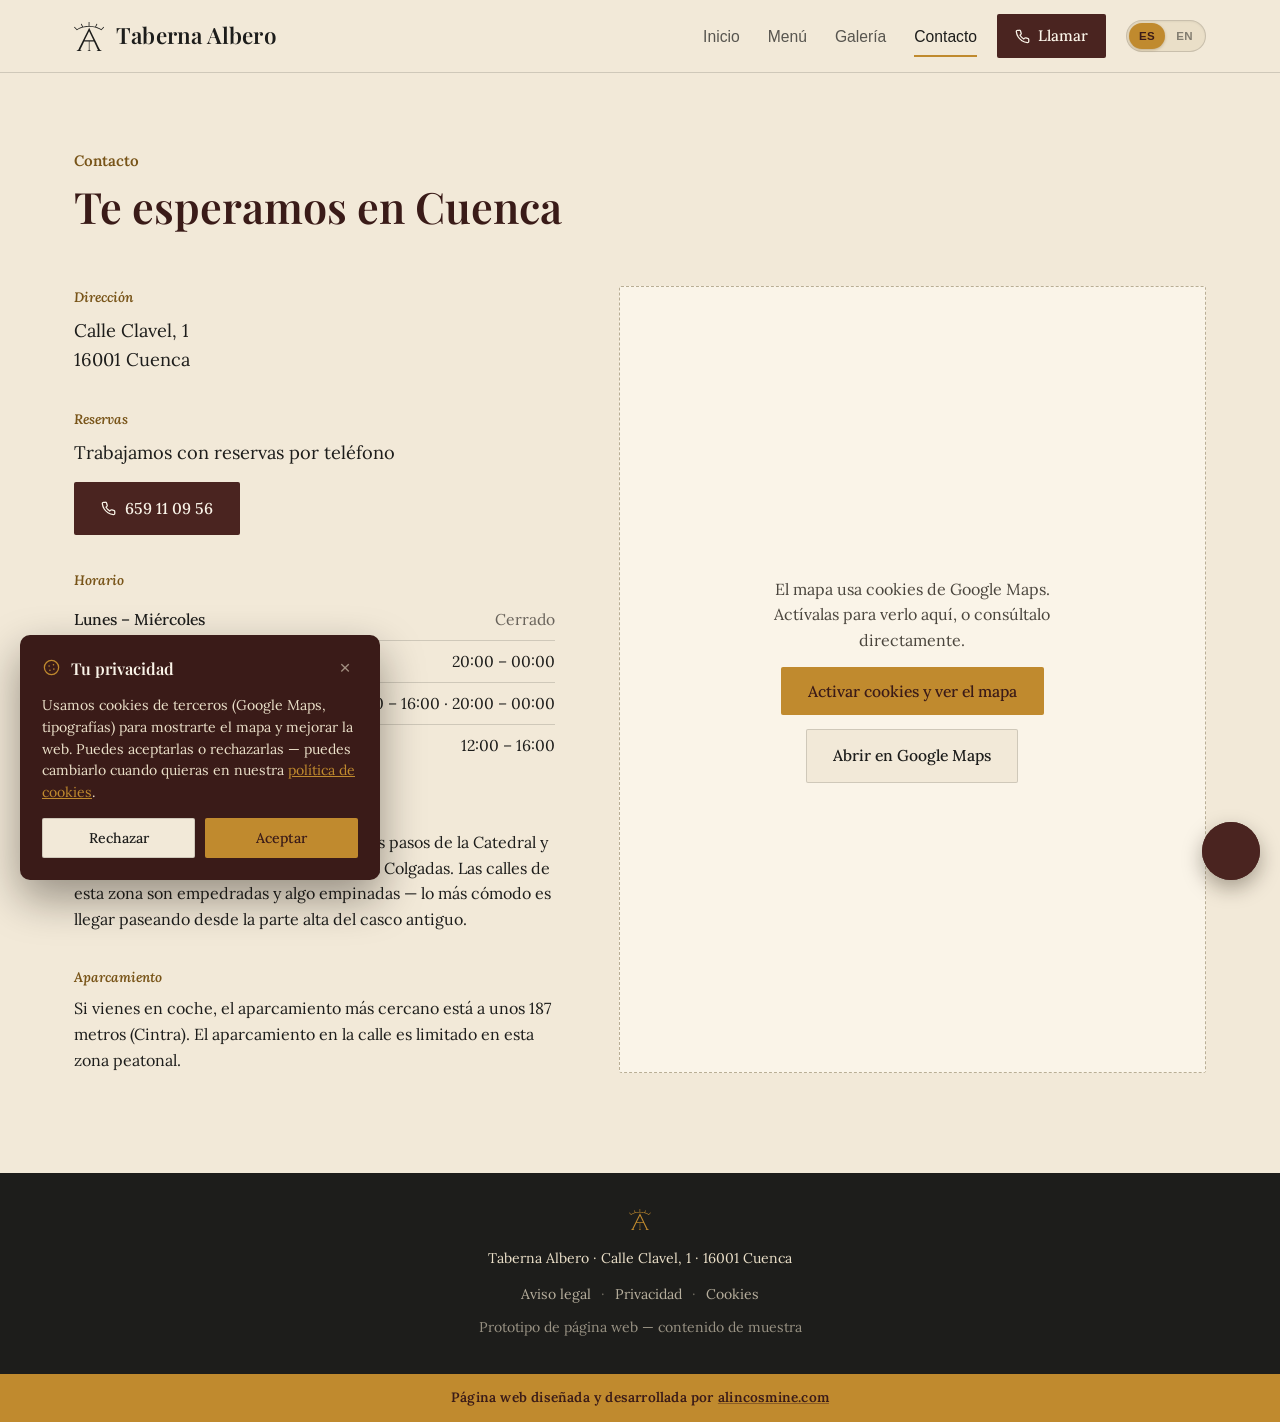
<file: contacto.html>
<!DOCTYPE html>
<html lang="es">
<head>
<meta charset="UTF-8">
<meta name="viewport" content="width=device-width, initial-scale=1.0">
<title>Contacto — Taberna Albero</title>
<meta name="description" content="Cómo llegar, horario y teléfono de reservas de Taberna Albero, en el casco histórico de Cuenca.">
<link rel="canonical" href="https://tabernaalbero.es/contacto.html">
<link rel="alternate" hreflang="es" href="https://tabernaalbero.es/contacto.html">
<link rel="alternate" hreflang="en" href="https://tabernaalbero.es/en/contacto.html">
<link rel="alternate" hreflang="x-default" href="https://tabernaalbero.es/contacto.html">

<link rel="icon" href="img/favicon.ico" sizes="any">
<link rel="icon" type="image/png" sizes="32x32" href="img/favicon-32.png">
<link rel="apple-touch-icon" sizes="180x180" href="img/apple-touch-icon.png">
<meta name="theme-color" content="#4A2420">

<meta property="og:type" content="website">
<meta property="og:site_name" content="Taberna Albero">
<meta property="og:title" content="Contacto — Taberna Albero">
<meta property="og:description" content="Cómo llegar, horario y teléfono de reservas de Taberna Albero, en el casco histórico de Cuenca.">
<meta property="og:image" content="img/entrada-fachada.jpg">
<meta property="og:url" content="https://tabernaalbero.es/contacto.html">
<meta name="twitter:card" content="summary_large_image">
<meta name="twitter:title" content="Contacto — Taberna Albero">
<meta name="twitter:description" content="Cómo llegar, horario y teléfono de reservas de Taberna Albero, en el casco histórico de Cuenca.">
<meta name="twitter:image" content="img/entrada-fachada.jpg">

<script type="application/ld+json">
{
  "@context": "https://schema.org",
  "@type": "Restaurant",
  "name": "Taberna Albero",
  "servesCuisine": ["Manchega", "Mediterránea", "Española"],
  "priceRange": "€€",
  "telephone": "+34659110956",
  "address": {
    "@type": "PostalAddress",
    "streetAddress": "Calle Clavel, 1",
    "addressLocality": "Cuenca",
    "postalCode": "16001",
    "addressCountry": "ES"
  },
  "aggregateRating": {
    "@type": "AggregateRating",
    "ratingValue": "4.5",
    "reviewCount": "950"
  },
  "openingHoursSpecification": [
    {"@type": "OpeningHoursSpecification", "dayOfWeek": "Friday", "opens": "20:00", "closes": "23:59"},
    {"@type": "OpeningHoursSpecification", "dayOfWeek": "Saturday", "opens": "12:00", "closes": "16:00"},
    {"@type": "OpeningHoursSpecification", "dayOfWeek": "Saturday", "opens": "20:00", "closes": "23:59"},
    {"@type": "OpeningHoursSpecification", "dayOfWeek": "Sunday", "opens": "12:00", "closes": "16:00"}
  ]
}
</script>

<link rel="preconnect" href="https://fonts.googleapis.com">
<link rel="preconnect" href="https://fonts.gstatic.com" crossorigin>
<link href="https://fonts.googleapis.com/css2?family=Playfair+Display:ital,wght@0,400;0,600;0,700;1,400;1,600&family=Lora:ital,wght@0,400;0,500;0,600;1,400&display=swap" rel="stylesheet">
<link rel="stylesheet" href="style.css">
</head>
<body>
<a class="skip-link" href="#main">Saltar al contenido</a>
<div class="loader" id="loader"><span class="loader-mark"><svg viewBox="0 0 927 889.61" xmlns="http://www.w3.org/2000/svg"><path d="M0,162l89,91,45-29,46-23,49-19,40-12,49-11,61-9,37-3,24-1h50l43,3,42,5,44,8,55,14,39,13,41,17,48,25,36,24,89-92-19-15-72,75h-2l-34-21-36-18-49-20-40-13,2-6,40-83-2-2-19-8-7,12-32,69-7,12-43-10-45-7-39-4-14-1-35-1V1l-1-1h-23l-1,122-51,2-46,5-42,7-33,8-7-12-37-80h-2l-20,10,40,89-41,12-38,15-52,26-28,18L19,147,0,162ZM820.96,869.26s-17.06-7.71-30-25.56c-15.56-21.46-148.08-292.05-324.92-663.66-174.41,356.8-303.47,616.3-319.95,646.83-6.16,11.4-17.21,29.01-37.44,40.3-10.32,5.77-19.82,8.1-25.17,9.13v13.31h144.52v-12.26c-12.41-3.03-20.98-7.59-26.61-11.35-1.68-1.12-2.22-1.59-2.61-1.96-9.47-9.1.39-34.12,4.94-44.49,36.43-74.5,72.86-149.01,109.29-223.52h142.14v259.73c-1.01,2.69-4.15,9.96-12,15.26-9.18,6.21-18.63,5.56-21.26,5.28v13.31h86.77v-12.62c-2.48.21-14.89,1.02-24.94-7.92-5.55-4.94-7.97-10.69-9-13.8v-259.27h137.28c64.27,135.34,109.94,230.68,117.36,242.98,1.13,1.87,5.43,8.56,3.91,16.19-1.23,6.19-5.73,10.14-8.12,12.23-9.2,8.07-20.51,8.64-24.94,8.61v13.11h144v-13.99c-5.49-.43-13.99-1.68-23.25-5.87ZM327,563.46l136.84-282.13,133.94,282.13h-270.78Z" fill="currentColor"/></svg></span></div>
<header>
  <div class="header-inner">
    <a href="index.html" class="brand">
      <span class="mark"><svg viewBox="0 0 927 889.61" xmlns="http://www.w3.org/2000/svg"><path d="M0,162l89,91,45-29,46-23,49-19,40-12,49-11,61-9,37-3,24-1h50l43,3,42,5,44,8,55,14,39,13,41,17,48,25,36,24,89-92-19-15-72,75h-2l-34-21-36-18-49-20-40-13,2-6,40-83-2-2-19-8-7,12-32,69-7,12-43-10-45-7-39-4-14-1-35-1V1l-1-1h-23l-1,122-51,2-46,5-42,7-33,8-7-12-37-80h-2l-20,10,40,89-41,12-38,15-52,26-28,18L19,147,0,162ZM820.96,869.26s-17.06-7.71-30-25.56c-15.56-21.46-148.08-292.05-324.92-663.66-174.41,356.8-303.47,616.3-319.95,646.83-6.16,11.4-17.21,29.01-37.44,40.3-10.32,5.77-19.82,8.1-25.17,9.13v13.31h144.52v-12.26c-12.41-3.03-20.98-7.59-26.61-11.35-1.68-1.12-2.22-1.59-2.61-1.96-9.47-9.1.39-34.12,4.94-44.49,36.43-74.5,72.86-149.01,109.29-223.52h142.14v259.73c-1.01,2.69-4.15,9.96-12,15.26-9.18,6.21-18.63,5.56-21.26,5.28v13.31h86.77v-12.62c-2.48.21-14.89,1.02-24.94-7.92-5.55-4.94-7.97-10.69-9-13.8v-259.27h137.28c64.27,135.34,109.94,230.68,117.36,242.98,1.13,1.87,5.43,8.56,3.91,16.19-1.23,6.19-5.73,10.14-8.12,12.23-9.2,8.07-20.51,8.64-24.94,8.61v13.11h144v-13.99c-5.49-.43-13.99-1.68-23.25-5.87ZM327,563.46l136.84-282.13,133.94,282.13h-270.78Z" fill="currentColor"/></svg></span>
      <span class="brand-name">Taberna Albero</span>
    </a>
    <div class="header-actions">
      <button class="nav-toggle" aria-label="Menú">
        <svg viewBox="0 0 24 24" fill="none" stroke="currentColor" stroke-width="1.6"><line x1="3" y1="6" x2="21" y2="6"/><line x1="3" y1="12" x2="21" y2="12"/><line x1="3" y1="18" x2="21" y2="18"/></svg>
      </button>
      <nav class="links">
        <a href="index.html" class="">Inicio</a>
        <a href="menu.html" class="">Menú</a>
        <a href="galeria.html" class="">Galería</a>
        <a href="contacto.html" class="active">Contacto</a>
        <a href="tel:+34659110956" class="call-btn nav-call">
          <svg viewBox="0 0 24 24" fill="none" stroke="currentColor" stroke-width="2"><path d="M22 16.92v3a2 2 0 0 1-2.18 2 19.79 19.79 0 0 1-8.63-3.07 19.5 19.5 0 0 1-6-6 19.79 19.79 0 0 1-3.07-8.67A2 2 0 0 1 4.11 2h3a2 2 0 0 1 2 1.72c.127.96.362 1.903.7 2.81a2 2 0 0 1-.45 2.11L8.09 9.91a16 16 0 0 0 6 6l1.27-1.27a2 2 0 0 1 2.11-.45c.907.338 1.85.573 2.81.7A2 2 0 0 1 22 16.92z"/></svg>
          Llamar · 659 11 09 56
        </a>
      </nav>
      <a class="call-btn" href="tel:+34659110956">
        <svg viewBox="0 0 24 24" fill="none" stroke="currentColor" stroke-width="2"><path d="M22 16.92v3a2 2 0 0 1-2.18 2 19.79 19.79 0 0 1-8.63-3.07 19.5 19.5 0 0 1-6-6 19.79 19.79 0 0 1-3.07-8.67A2 2 0 0 1 4.11 2h3a2 2 0 0 1 2 1.72c.127.96.362 1.903.7 2.81a2 2 0 0 1-.45 2.11L8.09 9.91a16 16 0 0 0 6 6l1.27-1.27a2 2 0 0 1 2.11-.45c.907.338 1.85.573 2.81.7A2 2 0 0 1 22 16.92z"/></svg>
        Llamar
      </a>
      <a href="en/contacto.html" class="lang-switch" aria-label="Switch to English">
        <span class="lang-opt active">ES</span>
        <span class="lang-opt">EN</span>
      </a>
    </div>
  </div>
</header>

<a class="fab-call" href="tel:+34659110956" aria-label="Llamar a Taberna Albero">
  <svg viewBox="0 0 24 24" fill="none" stroke="currentColor" stroke-width="2"><path d="M22 16.92v3a2 2 0 0 1-2.18 2 19.79 19.79 0 0 1-8.63-3.07 19.5 19.5 0 0 1-6-6 19.79 19.79 0 0 1-3.07-8.67A2 2 0 0 1 4.11 2h3a2 2 0 0 1 2 1.72c.127.96.362 1.903.7 2.81a2 2 0 0 1-.45 2.11L8.09 9.91a16 16 0 0 0 6 6l1.27-1.27a2 2 0 0 1 2.11-.45c.907.338 1.85.573 2.81.7A2 2 0 0 1 22 16.92z"/></svg>
</a>
<main id="main">
<div class="contact-wrap">
  <div class="section-head" style="margin-bottom:56px;">
    <div class="kicker">Contacto</div>
    <h2>Te esperamos en Cuenca</h2>
  </div>
  <div class="contact-grid">
    <div>
      <div class="info-block">
        <div class="label">Dirección</div>
        <div class="value">Calle Clavel, 1<br>16001 Cuenca</div>
      </div>
      <div class="info-block">
        <div class="label">Reservas</div>
        <div class="value">Trabajamos con reservas por teléfono</div>
        <a class="btn btn-wine" style="margin-top:14px;" href="tel:+34659110956">
          <svg viewBox="0 0 24 24" fill="none" stroke="currentColor" stroke-width="2"><path d="M22 16.92v3a2 2 0 0 1-2.18 2 19.79 19.79 0 0 1-8.63-3.07 19.5 19.5 0 0 1-6-6 19.79 19.79 0 0 1-3.07-8.67A2 2 0 0 1 4.11 2h3a2 2 0 0 1 2 1.72c.127.96.362 1.903.7 2.81a2 2 0 0 1-.45 2.11L8.09 9.91a16 16 0 0 0 6 6l1.27-1.27a2 2 0 0 1 2.11-.45c.907.338 1.85.573 2.81.7A2 2 0 0 1 22 16.92z"/></svg>
          659 11 09 56
        </a>
      </div>
      <div class="info-block">
        <div class="label">Horario</div>
        <div class="hours-row"><span class="day">Lunes – Miércoles</span><span class="closed">Cerrado</span></div>
        <div class="hours-row"><span class="day">Viernes</span><span>20:00 – 00:00</span></div>
        <div class="hours-row"><span class="day">Sábado</span><span>12:00 – 16:00 · 20:00 – 00:00</span></div>
        <div class="hours-row"><span class="day">Domingo</span><span>12:00 – 16:00</span></div>
      </div>
      <div class="info-block">
        <div class="label">Cómo llegar</div>
        <div class="value" style="font-size:1rem;">Estamos en pleno casco histórico, a pocos pasos de la Catedral y del Puente de San Pablo, junto a las Casas Colgadas. Las calles de esta zona son empedradas y algo empinadas — lo más cómodo es llegar paseando desde la parte alta del casco antiguo.</div>
      </div>
      <div class="info-block">
        <div class="label">Aparcamiento</div>
        <div class="value" style="font-size:1rem;">Si vienes en coche, el aparcamiento más cercano está a unos 187 metros (Cintra). El aparcamiento en la calle es limitado en esta zona peatonal.</div>
      </div>
    </div>
    <div class="map-slot" id="map-slot" data-src="https://www.google.com/maps?q=Taberna+Albero+Calle+Clavel+1+Cuenca&output=embed">
      <div class="map-fallback">
        <p>El mapa usa cookies de Google Maps. Actívalas para verlo aquí, o consúltalo directamente.</p>
        <button class="btn btn-primary" id="map-enable">Activar cookies y ver el mapa</button>
        <a class="btn btn-ghost-dark" href="https://www.google.com/maps?q=Taberna+Albero+Calle+Clavel+1+Cuenca" target="_blank" rel="noopener">Abrir en Google Maps</a>
      </div>
    </div>
  </div>
</div>
</main><footer>
  <span class="mark"><svg viewBox="0 0 927 889.61" xmlns="http://www.w3.org/2000/svg"><path d="M0,162l89,91,45-29,46-23,49-19,40-12,49-11,61-9,37-3,24-1h50l43,3,42,5,44,8,55,14,39,13,41,17,48,25,36,24,89-92-19-15-72,75h-2l-34-21-36-18-49-20-40-13,2-6,40-83-2-2-19-8-7,12-32,69-7,12-43-10-45-7-39-4-14-1-35-1V1l-1-1h-23l-1,122-51,2-46,5-42,7-33,8-7-12-37-80h-2l-20,10,40,89-41,12-38,15-52,26-28,18L19,147,0,162ZM820.96,869.26s-17.06-7.71-30-25.56c-15.56-21.46-148.08-292.05-324.92-663.66-174.41,356.8-303.47,616.3-319.95,646.83-6.16,11.4-17.21,29.01-37.44,40.3-10.32,5.77-19.82,8.1-25.17,9.13v13.31h144.52v-12.26c-12.41-3.03-20.98-7.59-26.61-11.35-1.68-1.12-2.22-1.59-2.61-1.96-9.47-9.1.39-34.12,4.94-44.49,36.43-74.5,72.86-149.01,109.29-223.52h142.14v259.73c-1.01,2.69-4.15,9.96-12,15.26-9.18,6.21-18.63,5.56-21.26,5.28v13.31h86.77v-12.62c-2.48.21-14.89,1.02-24.94-7.92-5.55-4.94-7.97-10.69-9-13.8v-259.27h137.28c64.27,135.34,109.94,230.68,117.36,242.98,1.13,1.87,5.43,8.56,3.91,16.19-1.23,6.19-5.73,10.14-8.12,12.23-9.2,8.07-20.51,8.64-24.94,8.61v13.11h144v-13.99c-5.49-.43-13.99-1.68-23.25-5.87ZM327,563.46l136.84-282.13,133.94,282.13h-270.78Z" fill="currentColor"/></svg></span>
  <div>Taberna Albero · Calle Clavel, 1 · 16001 Cuenca</div>
  <div class="footer-legal">
    <a href="aviso-legal.html">Aviso legal</a>
    <span>·</span>
    <a href="privacidad.html">Privacidad</a>
    <span>·</span>
    <a href="cookies.html">Cookies</a>
  </div>
  <div style="margin-top:10px; opacity:.6;">Prototipo de página web — contenido de muestra</div>
</footer>
<div class="footer-credit">Página web diseñada y desarrollada por <a href="https://www.alincosmine.com" target="_blank" rel="noopener">alincosmine.com</a></div>

<div class="cookie-banner" id="cookie-banner">
  <div class="cookie-banner-head">
    <span class="mark"><svg viewBox="0 0 24 24" fill="none" stroke="currentColor" stroke-width="1.6"><circle cx="12" cy="12" r="9"/><circle cx="9" cy="10" r="1" fill="currentColor" stroke="none"/><circle cx="14.5" cy="8.5" r="1" fill="currentColor" stroke="none"/><circle cx="15" cy="14" r="1" fill="currentColor" stroke="none"/><circle cx="10" cy="15.5" r="1" fill="currentColor" stroke="none"/></svg></span>
    <strong>Tu privacidad</strong>
    <button class="cookie-close" id="cookie-close" type="button" aria-label="Cerrar">&times;</button>
  </div>
  <p>Usamos cookies de terceros (Google Maps, tipografías) para mostrarte el mapa y mejorar la web. Puedes aceptarlas o rechazarlas — puedes cambiarlo cuando quieras en nuestra <a href="cookies.html">política de cookies</a>.</p>
  <div class="cookie-actions">
    <button class="btn btn-ghost-dark" id="cookie-reject">Rechazar</button>
    <button class="btn btn-primary" id="cookie-accept">Aceptar</button>
  </div>
</div>

<script src="script.js"></script>
</body>
</html>
</file>
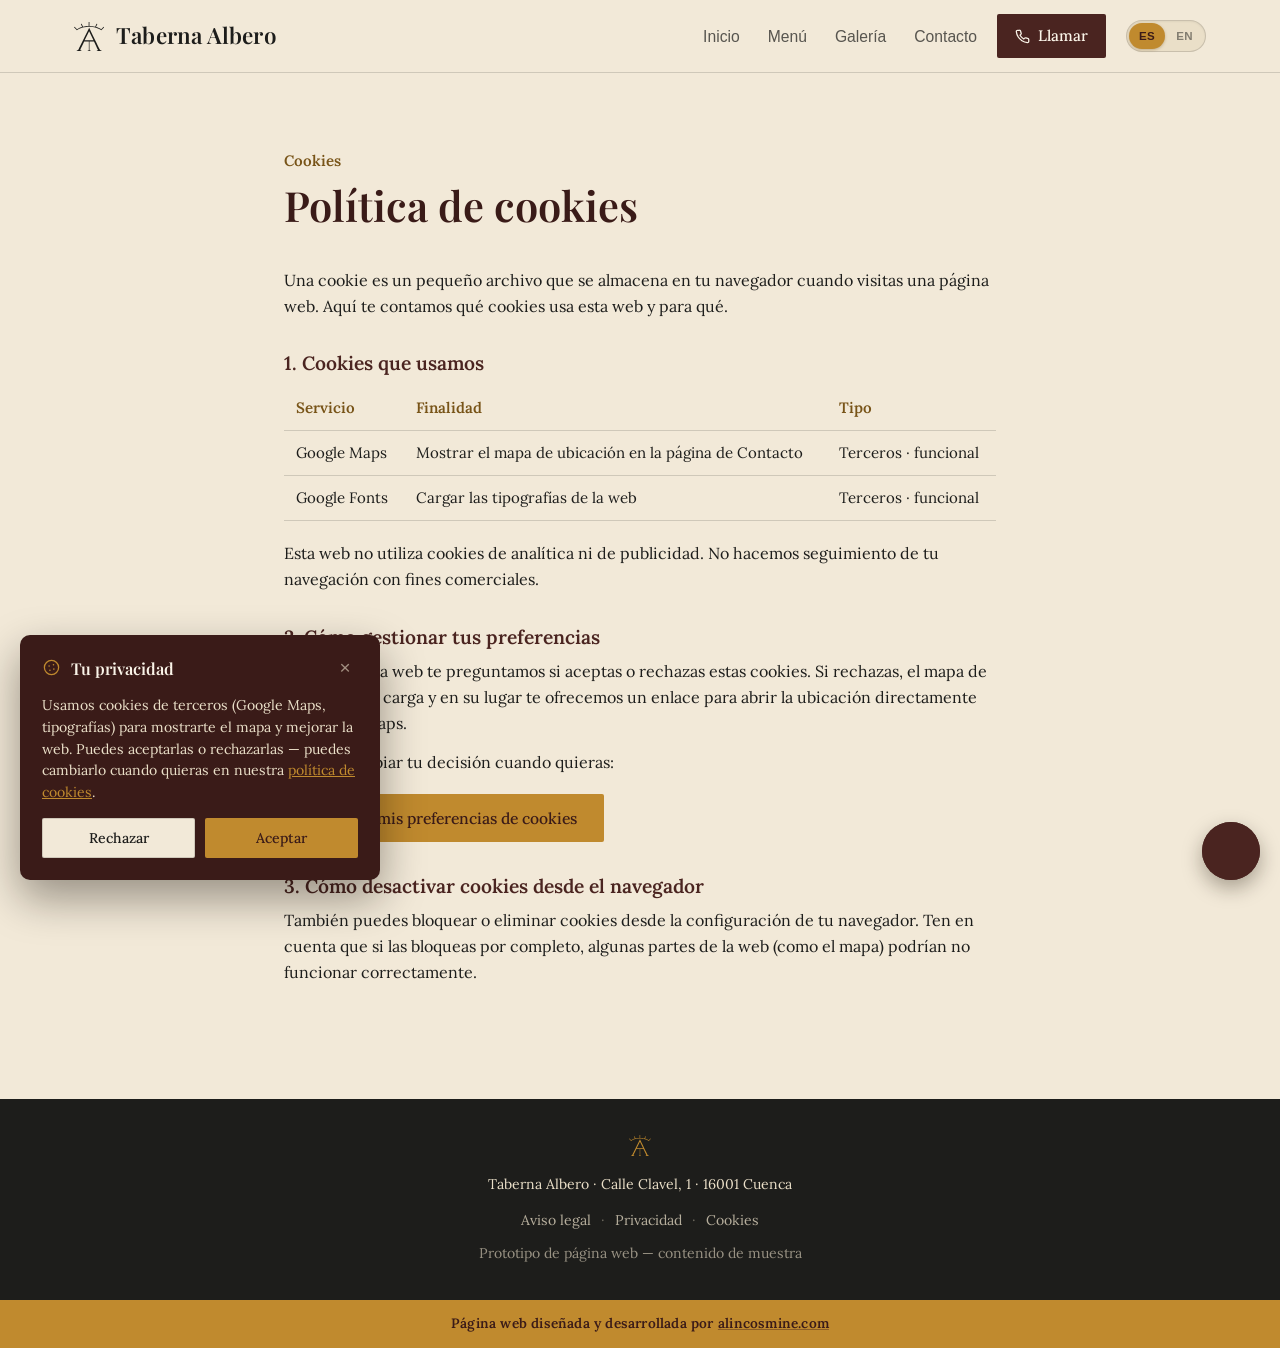
<file: cookies.html>
<!DOCTYPE html>
<html lang="es">
<head>
<meta charset="UTF-8">
<meta name="viewport" content="width=device-width, initial-scale=1.0">
<title>Política de cookies — Taberna Albero</title>
<meta name="description" content="Qué cookies usa el sitio web de Taberna Albero y cómo gestionarlas.">
<link rel="canonical" href="https://tabernaalbero.es/cookies.html">
<link rel="alternate" hreflang="es" href="https://tabernaalbero.es/cookies.html">
<link rel="alternate" hreflang="en" href="https://tabernaalbero.es/en/cookies.html">
<link rel="alternate" hreflang="x-default" href="https://tabernaalbero.es/cookies.html">

<link rel="icon" href="img/favicon.ico" sizes="any">
<link rel="icon" type="image/png" sizes="32x32" href="img/favicon-32.png">
<link rel="apple-touch-icon" sizes="180x180" href="img/apple-touch-icon.png">
<meta name="theme-color" content="#4A2420">

<meta property="og:type" content="website">
<meta property="og:site_name" content="Taberna Albero">
<meta property="og:title" content="Política de cookies — Taberna Albero">
<meta property="og:description" content="Qué cookies usa el sitio web de Taberna Albero y cómo gestionarlas.">
<meta property="og:image" content="img/entrada-fachada.jpg">
<meta property="og:url" content="https://tabernaalbero.es/cookies.html">
<meta name="twitter:card" content="summary_large_image">
<meta name="twitter:title" content="Política de cookies — Taberna Albero">
<meta name="twitter:description" content="Qué cookies usa el sitio web de Taberna Albero y cómo gestionarlas.">
<meta name="twitter:image" content="img/entrada-fachada.jpg">

<script type="application/ld+json">
{
  "@context": "https://schema.org",
  "@type": "Restaurant",
  "name": "Taberna Albero",
  "servesCuisine": ["Manchega", "Mediterránea", "Española"],
  "priceRange": "€€",
  "telephone": "+34659110956",
  "address": {
    "@type": "PostalAddress",
    "streetAddress": "Calle Clavel, 1",
    "addressLocality": "Cuenca",
    "postalCode": "16001",
    "addressCountry": "ES"
  },
  "aggregateRating": {
    "@type": "AggregateRating",
    "ratingValue": "4.5",
    "reviewCount": "950"
  },
  "openingHoursSpecification": [
    {"@type": "OpeningHoursSpecification", "dayOfWeek": "Friday", "opens": "20:00", "closes": "23:59"},
    {"@type": "OpeningHoursSpecification", "dayOfWeek": "Saturday", "opens": "12:00", "closes": "16:00"},
    {"@type": "OpeningHoursSpecification", "dayOfWeek": "Saturday", "opens": "20:00", "closes": "23:59"},
    {"@type": "OpeningHoursSpecification", "dayOfWeek": "Sunday", "opens": "12:00", "closes": "16:00"}
  ]
}
</script>

<link rel="preconnect" href="https://fonts.googleapis.com">
<link rel="preconnect" href="https://fonts.gstatic.com" crossorigin>
<link href="https://fonts.googleapis.com/css2?family=Playfair+Display:ital,wght@0,400;0,600;0,700;1,400;1,600&family=Lora:ital,wght@0,400;0,500;0,600;1,400&display=swap" rel="stylesheet">
<link rel="stylesheet" href="style.css">
</head>
<body>
<a class="skip-link" href="#main">Saltar al contenido</a>
<div class="loader" id="loader"><span class="loader-mark"><svg viewBox="0 0 927 889.61" xmlns="http://www.w3.org/2000/svg"><path d="M0,162l89,91,45-29,46-23,49-19,40-12,49-11,61-9,37-3,24-1h50l43,3,42,5,44,8,55,14,39,13,41,17,48,25,36,24,89-92-19-15-72,75h-2l-34-21-36-18-49-20-40-13,2-6,40-83-2-2-19-8-7,12-32,69-7,12-43-10-45-7-39-4-14-1-35-1V1l-1-1h-23l-1,122-51,2-46,5-42,7-33,8-7-12-37-80h-2l-20,10,40,89-41,12-38,15-52,26-28,18L19,147,0,162ZM820.96,869.26s-17.06-7.71-30-25.56c-15.56-21.46-148.08-292.05-324.92-663.66-174.41,356.8-303.47,616.3-319.95,646.83-6.16,11.4-17.21,29.01-37.44,40.3-10.32,5.77-19.82,8.1-25.17,9.13v13.31h144.52v-12.26c-12.41-3.03-20.98-7.59-26.61-11.35-1.68-1.12-2.22-1.59-2.61-1.96-9.47-9.1.39-34.12,4.94-44.49,36.43-74.5,72.86-149.01,109.29-223.52h142.14v259.73c-1.01,2.69-4.15,9.96-12,15.26-9.18,6.21-18.63,5.56-21.26,5.28v13.31h86.77v-12.62c-2.48.21-14.89,1.02-24.94-7.92-5.55-4.94-7.97-10.69-9-13.8v-259.27h137.28c64.27,135.34,109.94,230.68,117.36,242.98,1.13,1.87,5.43,8.56,3.91,16.19-1.23,6.19-5.73,10.14-8.12,12.23-9.2,8.07-20.51,8.64-24.94,8.61v13.11h144v-13.99c-5.49-.43-13.99-1.68-23.25-5.87ZM327,563.46l136.84-282.13,133.94,282.13h-270.78Z" fill="currentColor"/></svg></span></div>
<header>
  <div class="header-inner">
    <a href="index.html" class="brand">
      <span class="mark"><svg viewBox="0 0 927 889.61" xmlns="http://www.w3.org/2000/svg"><path d="M0,162l89,91,45-29,46-23,49-19,40-12,49-11,61-9,37-3,24-1h50l43,3,42,5,44,8,55,14,39,13,41,17,48,25,36,24,89-92-19-15-72,75h-2l-34-21-36-18-49-20-40-13,2-6,40-83-2-2-19-8-7,12-32,69-7,12-43-10-45-7-39-4-14-1-35-1V1l-1-1h-23l-1,122-51,2-46,5-42,7-33,8-7-12-37-80h-2l-20,10,40,89-41,12-38,15-52,26-28,18L19,147,0,162ZM820.96,869.26s-17.06-7.71-30-25.56c-15.56-21.46-148.08-292.05-324.92-663.66-174.41,356.8-303.47,616.3-319.95,646.83-6.16,11.4-17.21,29.01-37.44,40.3-10.32,5.77-19.82,8.1-25.17,9.13v13.31h144.52v-12.26c-12.41-3.03-20.98-7.59-26.61-11.35-1.68-1.12-2.22-1.59-2.61-1.96-9.47-9.1.39-34.12,4.94-44.49,36.43-74.5,72.86-149.01,109.29-223.52h142.14v259.73c-1.01,2.69-4.15,9.96-12,15.26-9.18,6.21-18.63,5.56-21.26,5.28v13.31h86.77v-12.62c-2.48.21-14.89,1.02-24.94-7.92-5.55-4.94-7.97-10.69-9-13.8v-259.27h137.28c64.27,135.34,109.94,230.68,117.36,242.98,1.13,1.87,5.43,8.56,3.91,16.19-1.23,6.19-5.73,10.14-8.12,12.23-9.2,8.07-20.51,8.64-24.94,8.61v13.11h144v-13.99c-5.49-.43-13.99-1.68-23.25-5.87ZM327,563.46l136.84-282.13,133.94,282.13h-270.78Z" fill="currentColor"/></svg></span>
      <span class="brand-name">Taberna Albero</span>
    </a>
    <div class="header-actions">
      <button class="nav-toggle" aria-label="Menú">
        <svg viewBox="0 0 24 24" fill="none" stroke="currentColor" stroke-width="1.6"><line x1="3" y1="6" x2="21" y2="6"/><line x1="3" y1="12" x2="21" y2="12"/><line x1="3" y1="18" x2="21" y2="18"/></svg>
      </button>
      <nav class="links">
        <a href="index.html" class="">Inicio</a>
        <a href="menu.html" class="">Menú</a>
        <a href="galeria.html" class="">Galería</a>
        <a href="contacto.html" class="">Contacto</a>
        <a href="tel:+34659110956" class="call-btn nav-call">
          <svg viewBox="0 0 24 24" fill="none" stroke="currentColor" stroke-width="2"><path d="M22 16.92v3a2 2 0 0 1-2.18 2 19.79 19.79 0 0 1-8.63-3.07 19.5 19.5 0 0 1-6-6 19.79 19.79 0 0 1-3.07-8.67A2 2 0 0 1 4.11 2h3a2 2 0 0 1 2 1.72c.127.96.362 1.903.7 2.81a2 2 0 0 1-.45 2.11L8.09 9.91a16 16 0 0 0 6 6l1.27-1.27a2 2 0 0 1 2.11-.45c.907.338 1.85.573 2.81.7A2 2 0 0 1 22 16.92z"/></svg>
          Llamar · 659 11 09 56
        </a>
      </nav>
      <a class="call-btn" href="tel:+34659110956">
        <svg viewBox="0 0 24 24" fill="none" stroke="currentColor" stroke-width="2"><path d="M22 16.92v3a2 2 0 0 1-2.18 2 19.79 19.79 0 0 1-8.63-3.07 19.5 19.5 0 0 1-6-6 19.79 19.79 0 0 1-3.07-8.67A2 2 0 0 1 4.11 2h3a2 2 0 0 1 2 1.72c.127.96.362 1.903.7 2.81a2 2 0 0 1-.45 2.11L8.09 9.91a16 16 0 0 0 6 6l1.27-1.27a2 2 0 0 1 2.11-.45c.907.338 1.85.573 2.81.7A2 2 0 0 1 22 16.92z"/></svg>
        Llamar
      </a>
      <a href="en/cookies.html" class="lang-switch" aria-label="Switch to English">
        <span class="lang-opt active">ES</span>
        <span class="lang-opt">EN</span>
      </a>
    </div>
  </div>
</header>

<a class="fab-call" href="tel:+34659110956" aria-label="Llamar a Taberna Albero">
  <svg viewBox="0 0 24 24" fill="none" stroke="currentColor" stroke-width="2"><path d="M22 16.92v3a2 2 0 0 1-2.18 2 19.79 19.79 0 0 1-8.63-3.07 19.5 19.5 0 0 1-6-6 19.79 19.79 0 0 1-3.07-8.67A2 2 0 0 1 4.11 2h3a2 2 0 0 1 2 1.72c.127.96.362 1.903.7 2.81a2 2 0 0 1-.45 2.11L8.09 9.91a16 16 0 0 0 6 6l1.27-1.27a2 2 0 0 1 2.11-.45c.907.338 1.85.573 2.81.7A2 2 0 0 1 22 16.92z"/></svg>
</a>
<main id="main">
<div class="legal-wrap">
  <div class="section-head" style="margin-bottom:40px;">
    <div class="kicker">Cookies</div>
    <h1 style="font-size:clamp(1.9rem,3.6vw,2.6rem); color:var(--wine-2);">Política de cookies</h1>
  </div>
  <div class="legal-body">
    
<p>Una cookie es un pequeño archivo que se almacena en tu navegador cuando visitas una página web. Aquí te contamos qué cookies usa esta web y para qué.</p>

<h2>1. Cookies que usamos</h2>
<table>
<tr><th>Servicio</th><th>Finalidad</th><th>Tipo</th></tr>
<tr><td>Google Maps</td><td>Mostrar el mapa de ubicación en la página de Contacto</td><td>Terceros · funcional</td></tr>
<tr><td>Google Fonts</td><td>Cargar las tipografías de la web</td><td>Terceros · funcional</td></tr>
</table>
<p>Esta web no utiliza cookies de analítica ni de publicidad. No hacemos seguimiento de tu navegación con fines comerciales.</p>

<h2>2. Cómo gestionar tus preferencias</h2>
<p>Al entrar en la web te preguntamos si aceptas o rechazas estas cookies. Si rechazas, el mapa de Google no se carga y en su lugar te ofrecemos un enlace para abrir la ubicación directamente en Google Maps.</p>
<p>Puedes cambiar tu decisión cuando quieras:</p>
<p style="margin-top:18px;"><button class="btn btn-primary" id="reopen-cookies" type="button">Cambiar mis preferencias de cookies</button></p>

<h2>3. Cómo desactivar cookies desde el navegador</h2>
<p>También puedes bloquear o eliminar cookies desde la configuración de tu navegador. Ten en cuenta que si las bloqueas por completo, algunas partes de la web (como el mapa) podrían no funcionar correctamente.</p>

  </div>
</div>
</main><footer>
  <span class="mark"><svg viewBox="0 0 927 889.61" xmlns="http://www.w3.org/2000/svg"><path d="M0,162l89,91,45-29,46-23,49-19,40-12,49-11,61-9,37-3,24-1h50l43,3,42,5,44,8,55,14,39,13,41,17,48,25,36,24,89-92-19-15-72,75h-2l-34-21-36-18-49-20-40-13,2-6,40-83-2-2-19-8-7,12-32,69-7,12-43-10-45-7-39-4-14-1-35-1V1l-1-1h-23l-1,122-51,2-46,5-42,7-33,8-7-12-37-80h-2l-20,10,40,89-41,12-38,15-52,26-28,18L19,147,0,162ZM820.96,869.26s-17.06-7.71-30-25.56c-15.56-21.46-148.08-292.05-324.92-663.66-174.41,356.8-303.47,616.3-319.95,646.83-6.16,11.4-17.21,29.01-37.44,40.3-10.32,5.77-19.82,8.1-25.17,9.13v13.31h144.52v-12.26c-12.41-3.03-20.98-7.59-26.61-11.35-1.68-1.12-2.22-1.59-2.61-1.96-9.47-9.1.39-34.12,4.94-44.49,36.43-74.5,72.86-149.01,109.29-223.52h142.14v259.73c-1.01,2.69-4.15,9.96-12,15.26-9.18,6.21-18.63,5.56-21.26,5.28v13.31h86.77v-12.62c-2.48.21-14.89,1.02-24.94-7.92-5.55-4.94-7.97-10.69-9-13.8v-259.27h137.28c64.27,135.34,109.94,230.68,117.36,242.98,1.13,1.87,5.43,8.56,3.91,16.19-1.23,6.19-5.73,10.14-8.12,12.23-9.2,8.07-20.51,8.64-24.94,8.61v13.11h144v-13.99c-5.49-.43-13.99-1.68-23.25-5.87ZM327,563.46l136.84-282.13,133.94,282.13h-270.78Z" fill="currentColor"/></svg></span>
  <div>Taberna Albero · Calle Clavel, 1 · 16001 Cuenca</div>
  <div class="footer-legal">
    <a href="aviso-legal.html">Aviso legal</a>
    <span>·</span>
    <a href="privacidad.html">Privacidad</a>
    <span>·</span>
    <a href="cookies.html">Cookies</a>
  </div>
  <div style="margin-top:10px; opacity:.6;">Prototipo de página web — contenido de muestra</div>
</footer>
<div class="footer-credit">Página web diseñada y desarrollada por <a href="https://www.alincosmine.com" target="_blank" rel="noopener">alincosmine.com</a></div>

<div class="cookie-banner" id="cookie-banner">
  <div class="cookie-banner-head">
    <span class="mark"><svg viewBox="0 0 24 24" fill="none" stroke="currentColor" stroke-width="1.6"><circle cx="12" cy="12" r="9"/><circle cx="9" cy="10" r="1" fill="currentColor" stroke="none"/><circle cx="14.5" cy="8.5" r="1" fill="currentColor" stroke="none"/><circle cx="15" cy="14" r="1" fill="currentColor" stroke="none"/><circle cx="10" cy="15.5" r="1" fill="currentColor" stroke="none"/></svg></span>
    <strong>Tu privacidad</strong>
    <button class="cookie-close" id="cookie-close" type="button" aria-label="Cerrar">&times;</button>
  </div>
  <p>Usamos cookies de terceros (Google Maps, tipografías) para mostrarte el mapa y mejorar la web. Puedes aceptarlas o rechazarlas — puedes cambiarlo cuando quieras en nuestra <a href="cookies.html">política de cookies</a>.</p>
  <div class="cookie-actions">
    <button class="btn btn-ghost-dark" id="cookie-reject">Rechazar</button>
    <button class="btn btn-primary" id="cookie-accept">Aceptar</button>
  </div>
</div>

<script src="script.js"></script>
</body>
</html>
</file>
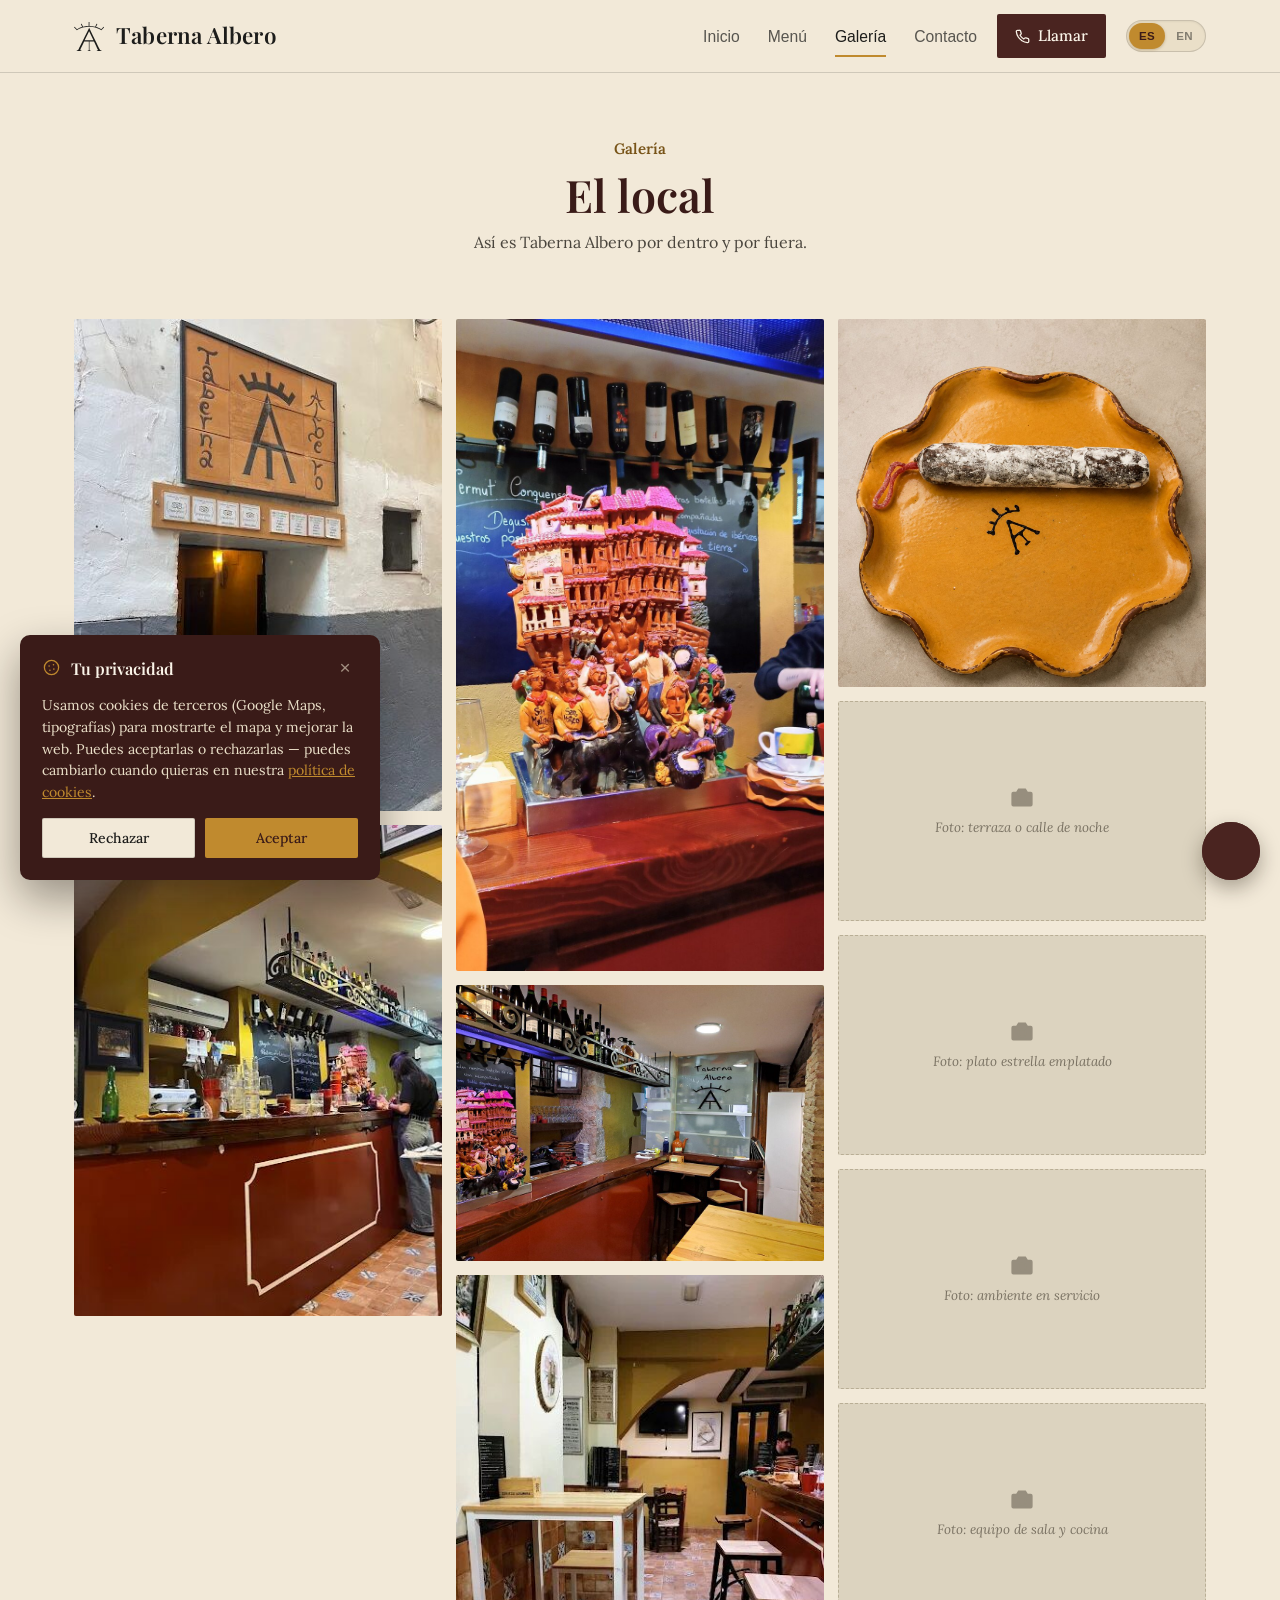
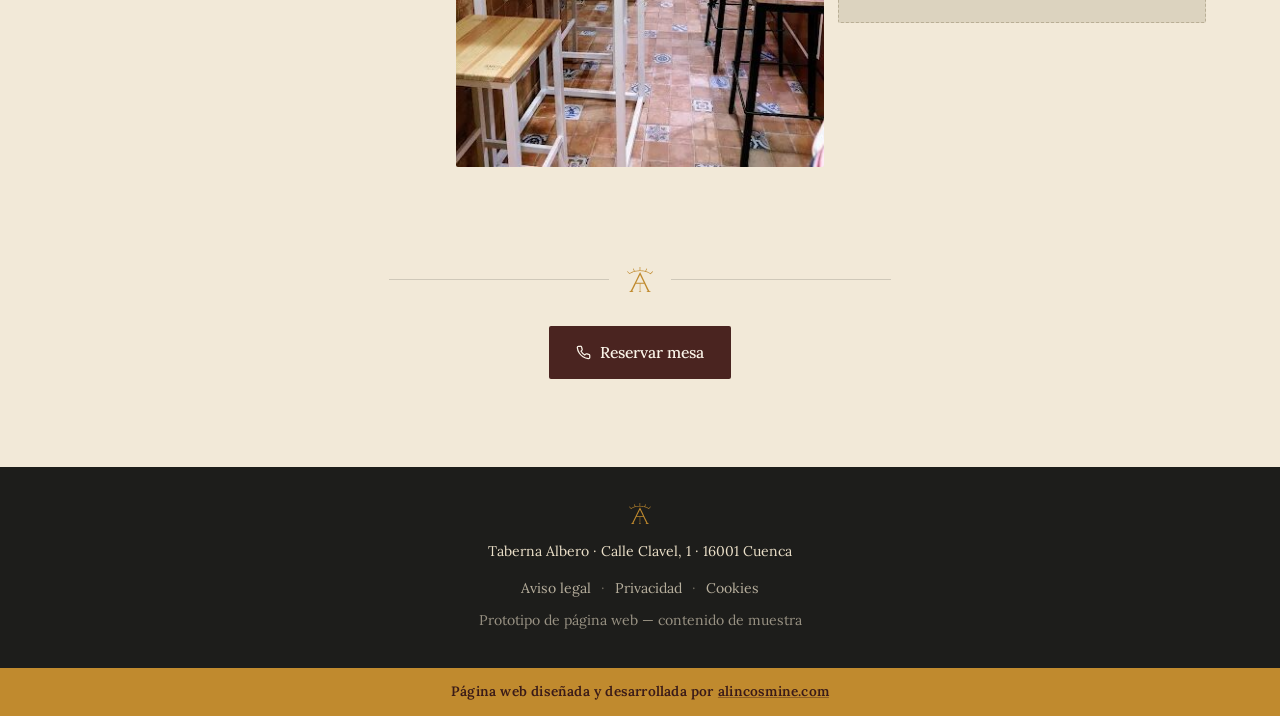
<file: galeria.html>
<!DOCTYPE html>
<html lang="es">
<head>
<meta charset="UTF-8">
<meta name="viewport" content="width=device-width, initial-scale=1.0">
<title>Galería — Taberna Albero</title>
<meta name="description" content="Fotos del local de Taberna Albero en el casco antiguo de Cuenca.">
<link rel="canonical" href="https://tabernaalbero.es/galeria.html">
<link rel="alternate" hreflang="es" href="https://tabernaalbero.es/galeria.html">
<link rel="alternate" hreflang="en" href="https://tabernaalbero.es/en/galeria.html">
<link rel="alternate" hreflang="x-default" href="https://tabernaalbero.es/galeria.html">

<link rel="icon" href="img/favicon.ico" sizes="any">
<link rel="icon" type="image/png" sizes="32x32" href="img/favicon-32.png">
<link rel="apple-touch-icon" sizes="180x180" href="img/apple-touch-icon.png">
<meta name="theme-color" content="#4A2420">

<meta property="og:type" content="website">
<meta property="og:site_name" content="Taberna Albero">
<meta property="og:title" content="Galería — Taberna Albero">
<meta property="og:description" content="Fotos del local de Taberna Albero en el casco antiguo de Cuenca.">
<meta property="og:image" content="img/escultura-sanmateo.jpg">
<meta property="og:url" content="https://tabernaalbero.es/galeria.html">
<meta name="twitter:card" content="summary_large_image">
<meta name="twitter:title" content="Galería — Taberna Albero">
<meta name="twitter:description" content="Fotos del local de Taberna Albero en el casco antiguo de Cuenca.">
<meta name="twitter:image" content="img/escultura-sanmateo.jpg">

<script type="application/ld+json">
{
  "@context": "https://schema.org",
  "@type": "Restaurant",
  "name": "Taberna Albero",
  "servesCuisine": ["Manchega", "Mediterránea", "Española"],
  "priceRange": "€€",
  "telephone": "+34659110956",
  "address": {
    "@type": "PostalAddress",
    "streetAddress": "Calle Clavel, 1",
    "addressLocality": "Cuenca",
    "postalCode": "16001",
    "addressCountry": "ES"
  },
  "aggregateRating": {
    "@type": "AggregateRating",
    "ratingValue": "4.5",
    "reviewCount": "950"
  },
  "openingHoursSpecification": [
    {"@type": "OpeningHoursSpecification", "dayOfWeek": "Friday", "opens": "20:00", "closes": "23:59"},
    {"@type": "OpeningHoursSpecification", "dayOfWeek": "Saturday", "opens": "12:00", "closes": "16:00"},
    {"@type": "OpeningHoursSpecification", "dayOfWeek": "Saturday", "opens": "20:00", "closes": "23:59"},
    {"@type": "OpeningHoursSpecification", "dayOfWeek": "Sunday", "opens": "12:00", "closes": "16:00"}
  ]
}
</script>

<link rel="preconnect" href="https://fonts.googleapis.com">
<link rel="preconnect" href="https://fonts.gstatic.com" crossorigin>
<link href="https://fonts.googleapis.com/css2?family=Playfair+Display:ital,wght@0,400;0,600;0,700;1,400;1,600&family=Lora:ital,wght@0,400;0,500;0,600;1,400&display=swap" rel="stylesheet">
<link rel="stylesheet" href="style.css">
</head>
<body>
<a class="skip-link" href="#main">Saltar al contenido</a>
<div class="loader" id="loader"><span class="loader-mark"><svg viewBox="0 0 927 889.61" xmlns="http://www.w3.org/2000/svg"><path d="M0,162l89,91,45-29,46-23,49-19,40-12,49-11,61-9,37-3,24-1h50l43,3,42,5,44,8,55,14,39,13,41,17,48,25,36,24,89-92-19-15-72,75h-2l-34-21-36-18-49-20-40-13,2-6,40-83-2-2-19-8-7,12-32,69-7,12-43-10-45-7-39-4-14-1-35-1V1l-1-1h-23l-1,122-51,2-46,5-42,7-33,8-7-12-37-80h-2l-20,10,40,89-41,12-38,15-52,26-28,18L19,147,0,162ZM820.96,869.26s-17.06-7.71-30-25.56c-15.56-21.46-148.08-292.05-324.92-663.66-174.41,356.8-303.47,616.3-319.95,646.83-6.16,11.4-17.21,29.01-37.44,40.3-10.32,5.77-19.82,8.1-25.17,9.13v13.31h144.52v-12.26c-12.41-3.03-20.98-7.59-26.61-11.35-1.68-1.12-2.22-1.59-2.61-1.96-9.47-9.1.39-34.12,4.94-44.49,36.43-74.5,72.86-149.01,109.29-223.52h142.14v259.73c-1.01,2.69-4.15,9.96-12,15.26-9.18,6.21-18.63,5.56-21.26,5.28v13.31h86.77v-12.62c-2.48.21-14.89,1.02-24.94-7.92-5.55-4.94-7.97-10.69-9-13.8v-259.27h137.28c64.27,135.34,109.94,230.68,117.36,242.98,1.13,1.87,5.43,8.56,3.91,16.19-1.23,6.19-5.73,10.14-8.12,12.23-9.2,8.07-20.51,8.64-24.94,8.61v13.11h144v-13.99c-5.49-.43-13.99-1.68-23.25-5.87ZM327,563.46l136.84-282.13,133.94,282.13h-270.78Z" fill="currentColor"/></svg></span></div>
<header>
  <div class="header-inner">
    <a href="index.html" class="brand">
      <span class="mark"><svg viewBox="0 0 927 889.61" xmlns="http://www.w3.org/2000/svg"><path d="M0,162l89,91,45-29,46-23,49-19,40-12,49-11,61-9,37-3,24-1h50l43,3,42,5,44,8,55,14,39,13,41,17,48,25,36,24,89-92-19-15-72,75h-2l-34-21-36-18-49-20-40-13,2-6,40-83-2-2-19-8-7,12-32,69-7,12-43-10-45-7-39-4-14-1-35-1V1l-1-1h-23l-1,122-51,2-46,5-42,7-33,8-7-12-37-80h-2l-20,10,40,89-41,12-38,15-52,26-28,18L19,147,0,162ZM820.96,869.26s-17.06-7.71-30-25.56c-15.56-21.46-148.08-292.05-324.92-663.66-174.41,356.8-303.47,616.3-319.95,646.83-6.16,11.4-17.21,29.01-37.44,40.3-10.32,5.77-19.82,8.1-25.17,9.13v13.31h144.52v-12.26c-12.41-3.03-20.98-7.59-26.61-11.35-1.68-1.12-2.22-1.59-2.61-1.96-9.47-9.1.39-34.12,4.94-44.49,36.43-74.5,72.86-149.01,109.29-223.52h142.14v259.73c-1.01,2.69-4.15,9.96-12,15.26-9.18,6.21-18.63,5.56-21.26,5.28v13.31h86.77v-12.62c-2.48.21-14.89,1.02-24.94-7.92-5.55-4.94-7.97-10.69-9-13.8v-259.27h137.28c64.27,135.34,109.94,230.68,117.36,242.98,1.13,1.87,5.43,8.56,3.91,16.19-1.23,6.19-5.73,10.14-8.12,12.23-9.2,8.07-20.51,8.64-24.94,8.61v13.11h144v-13.99c-5.49-.43-13.99-1.68-23.25-5.87ZM327,563.46l136.84-282.13,133.94,282.13h-270.78Z" fill="currentColor"/></svg></span>
      <span class="brand-name">Taberna Albero</span>
    </a>
    <div class="header-actions">
      <button class="nav-toggle" aria-label="Menú">
        <svg viewBox="0 0 24 24" fill="none" stroke="currentColor" stroke-width="1.6"><line x1="3" y1="6" x2="21" y2="6"/><line x1="3" y1="12" x2="21" y2="12"/><line x1="3" y1="18" x2="21" y2="18"/></svg>
      </button>
      <nav class="links">
        <a href="index.html" class="">Inicio</a>
        <a href="menu.html" class="">Menú</a>
        <a href="galeria.html" class="active">Galería</a>
        <a href="contacto.html" class="">Contacto</a>
        <a href="tel:+34659110956" class="call-btn nav-call">
          <svg viewBox="0 0 24 24" fill="none" stroke="currentColor" stroke-width="2"><path d="M22 16.92v3a2 2 0 0 1-2.18 2 19.79 19.79 0 0 1-8.63-3.07 19.5 19.5 0 0 1-6-6 19.79 19.79 0 0 1-3.07-8.67A2 2 0 0 1 4.11 2h3a2 2 0 0 1 2 1.72c.127.96.362 1.903.7 2.81a2 2 0 0 1-.45 2.11L8.09 9.91a16 16 0 0 0 6 6l1.27-1.27a2 2 0 0 1 2.11-.45c.907.338 1.85.573 2.81.7A2 2 0 0 1 22 16.92z"/></svg>
          Llamar · 659 11 09 56
        </a>
      </nav>
      <a class="call-btn" href="tel:+34659110956">
        <svg viewBox="0 0 24 24" fill="none" stroke="currentColor" stroke-width="2"><path d="M22 16.92v3a2 2 0 0 1-2.18 2 19.79 19.79 0 0 1-8.63-3.07 19.5 19.5 0 0 1-6-6 19.79 19.79 0 0 1-3.07-8.67A2 2 0 0 1 4.11 2h3a2 2 0 0 1 2 1.72c.127.96.362 1.903.7 2.81a2 2 0 0 1-.45 2.11L8.09 9.91a16 16 0 0 0 6 6l1.27-1.27a2 2 0 0 1 2.11-.45c.907.338 1.85.573 2.81.7A2 2 0 0 1 22 16.92z"/></svg>
        Llamar
      </a>
      <a href="en/galeria.html" class="lang-switch" aria-label="Switch to English">
        <span class="lang-opt active">ES</span>
        <span class="lang-opt">EN</span>
      </a>
    </div>
  </div>
</header>

<a class="fab-call" href="tel:+34659110956" aria-label="Llamar a Taberna Albero">
  <svg viewBox="0 0 24 24" fill="none" stroke="currentColor" stroke-width="2"><path d="M22 16.92v3a2 2 0 0 1-2.18 2 19.79 19.79 0 0 1-8.63-3.07 19.5 19.5 0 0 1-6-6 19.79 19.79 0 0 1-3.07-8.67A2 2 0 0 1 4.11 2h3a2 2 0 0 1 2 1.72c.127.96.362 1.903.7 2.81a2 2 0 0 1-.45 2.11L8.09 9.91a16 16 0 0 0 6 6l1.27-1.27a2 2 0 0 1 2.11-.45c.907.338 1.85.573 2.81.7A2 2 0 0 1 22 16.92z"/></svg>
</a>
<main id="main">
<div class="gallery-hero">
  <div class="kicker" style="text-align:center;">Galería</div>
  <h1 style="font-size:clamp(2rem,4.6vw,2.8rem); color:var(--wine-2);">El local</h1>
  <p>Así es Taberna Albero por dentro y por fuera.</p>
</div>
<div class="gallery-grid">
  <img src="img/entrada-fachada.jpg" alt="Entrada de Taberna Albero">
  <img src="img/barra-amarilla.jpg" alt="Barra de Taberna Albero" loading="lazy">
  <img src="img/escultura-sanmateo.jpg" alt="Cerámica de los Sanmateos" loading="lazy">
  <img src="img/bar-logo-cristal.jpg" alt="Rincón con el logo en cristal esmerilado" loading="lazy">
  <img src="img/comedor-azulejo.jpg" alt="Comedor con azulejo hidráulico" loading="lazy">
  <img src="img/salchichon-postre.jpg" alt="Salchichón de chocolate, postre de la casa" loading="lazy">
  <div class="ph "><span class="mark" style="width:26px;height:25px;"><svg viewBox="0 0 24 24" fill="none" stroke="currentColor" stroke-width="1.6"><path d="M4 8h3l2-3h6l2 3h3a1 1 0 0 1 1 1v10a1 1 0 0 1-1 1H4a1 1 0 0 1-1-1V9a1 1 0 0 1 1-1z"/><circle cx="12" cy="14" r="3.5"/></svg></span><span>Foto: terraza o calle de noche</span></div>
  <div class="ph "><span class="mark" style="width:26px;height:25px;"><svg viewBox="0 0 24 24" fill="none" stroke="currentColor" stroke-width="1.6"><path d="M4 8h3l2-3h6l2 3h3a1 1 0 0 1 1 1v10a1 1 0 0 1-1 1H4a1 1 0 0 1-1-1V9a1 1 0 0 1 1-1z"/><circle cx="12" cy="14" r="3.5"/></svg></span><span>Foto: plato estrella emplatado</span></div>
  <div class="ph "><span class="mark" style="width:26px;height:25px;"><svg viewBox="0 0 24 24" fill="none" stroke="currentColor" stroke-width="1.6"><path d="M4 8h3l2-3h6l2 3h3a1 1 0 0 1 1 1v10a1 1 0 0 1-1 1H4a1 1 0 0 1-1-1V9a1 1 0 0 1 1-1z"/><circle cx="12" cy="14" r="3.5"/></svg></span><span>Foto: ambiente en servicio</span></div>
  <div class="ph "><span class="mark" style="width:26px;height:25px;"><svg viewBox="0 0 24 24" fill="none" stroke="currentColor" stroke-width="1.6"><path d="M4 8h3l2-3h6l2 3h3a1 1 0 0 1 1 1v10a1 1 0 0 1-1 1H4a1 1 0 0 1-1-1V9a1 1 0 0 1 1-1z"/><circle cx="12" cy="14" r="3.5"/></svg></span><span>Foto: equipo de sala y cocina</span></div>
</div>

<div class="section" style="text-align:center; padding-top:0;">
  <div class="divider-mark" style="margin-bottom:34px;">
    <span class="line"></span><span class="mark"><svg viewBox="0 0 927 889.61" xmlns="http://www.w3.org/2000/svg"><path d="M0,162l89,91,45-29,46-23,49-19,40-12,49-11,61-9,37-3,24-1h50l43,3,42,5,44,8,55,14,39,13,41,17,48,25,36,24,89-92-19-15-72,75h-2l-34-21-36-18-49-20-40-13,2-6,40-83-2-2-19-8-7,12-32,69-7,12-43-10-45-7-39-4-14-1-35-1V1l-1-1h-23l-1,122-51,2-46,5-42,7-33,8-7-12-37-80h-2l-20,10,40,89-41,12-38,15-52,26-28,18L19,147,0,162ZM820.96,869.26s-17.06-7.71-30-25.56c-15.56-21.46-148.08-292.05-324.92-663.66-174.41,356.8-303.47,616.3-319.95,646.83-6.16,11.4-17.21,29.01-37.44,40.3-10.32,5.77-19.82,8.1-25.17,9.13v13.31h144.52v-12.26c-12.41-3.03-20.98-7.59-26.61-11.35-1.68-1.12-2.22-1.59-2.61-1.96-9.47-9.1.39-34.12,4.94-44.49,36.43-74.5,72.86-149.01,109.29-223.52h142.14v259.73c-1.01,2.69-4.15,9.96-12,15.26-9.18,6.21-18.63,5.56-21.26,5.28v13.31h86.77v-12.62c-2.48.21-14.89,1.02-24.94-7.92-5.55-4.94-7.97-10.69-9-13.8v-259.27h137.28c64.27,135.34,109.94,230.68,117.36,242.98,1.13,1.87,5.43,8.56,3.91,16.19-1.23,6.19-5.73,10.14-8.12,12.23-9.2,8.07-20.51,8.64-24.94,8.61v13.11h144v-13.99c-5.49-.43-13.99-1.68-23.25-5.87ZM327,563.46l136.84-282.13,133.94,282.13h-270.78Z" fill="currentColor"/></svg></span><span class="line"></span>
  </div>
  <a class="btn btn-wine" href="tel:+34659110956">
    <svg viewBox="0 0 24 24" fill="none" stroke="currentColor" stroke-width="2"><path d="M22 16.92v3a2 2 0 0 1-2.18 2 19.79 19.79 0 0 1-8.63-3.07 19.5 19.5 0 0 1-6-6 19.79 19.79 0 0 1-3.07-8.67A2 2 0 0 1 4.11 2h3a2 2 0 0 1 2 1.72c.127.96.362 1.903.7 2.81a2 2 0 0 1-.45 2.11L8.09 9.91a16 16 0 0 0 6 6l1.27-1.27a2 2 0 0 1 2.11-.45c.907.338 1.85.573 2.81.7A2 2 0 0 1 22 16.92z"/></svg>
    Reservar mesa
  </a>
</div>
</main><footer>
  <span class="mark"><svg viewBox="0 0 927 889.61" xmlns="http://www.w3.org/2000/svg"><path d="M0,162l89,91,45-29,46-23,49-19,40-12,49-11,61-9,37-3,24-1h50l43,3,42,5,44,8,55,14,39,13,41,17,48,25,36,24,89-92-19-15-72,75h-2l-34-21-36-18-49-20-40-13,2-6,40-83-2-2-19-8-7,12-32,69-7,12-43-10-45-7-39-4-14-1-35-1V1l-1-1h-23l-1,122-51,2-46,5-42,7-33,8-7-12-37-80h-2l-20,10,40,89-41,12-38,15-52,26-28,18L19,147,0,162ZM820.96,869.26s-17.06-7.71-30-25.56c-15.56-21.46-148.08-292.05-324.92-663.66-174.41,356.8-303.47,616.3-319.95,646.83-6.16,11.4-17.21,29.01-37.44,40.3-10.32,5.77-19.82,8.1-25.17,9.13v13.31h144.52v-12.26c-12.41-3.03-20.98-7.59-26.61-11.35-1.68-1.12-2.22-1.59-2.61-1.96-9.47-9.1.39-34.12,4.94-44.49,36.43-74.5,72.86-149.01,109.29-223.52h142.14v259.73c-1.01,2.69-4.15,9.96-12,15.26-9.18,6.21-18.63,5.56-21.26,5.28v13.31h86.77v-12.62c-2.48.21-14.89,1.02-24.94-7.92-5.55-4.94-7.97-10.69-9-13.8v-259.27h137.28c64.27,135.34,109.94,230.68,117.36,242.98,1.13,1.87,5.43,8.56,3.91,16.19-1.23,6.19-5.73,10.14-8.12,12.23-9.2,8.07-20.51,8.64-24.94,8.61v13.11h144v-13.99c-5.49-.43-13.99-1.68-23.25-5.87ZM327,563.46l136.84-282.13,133.94,282.13h-270.78Z" fill="currentColor"/></svg></span>
  <div>Taberna Albero · Calle Clavel, 1 · 16001 Cuenca</div>
  <div class="footer-legal">
    <a href="aviso-legal.html">Aviso legal</a>
    <span>·</span>
    <a href="privacidad.html">Privacidad</a>
    <span>·</span>
    <a href="cookies.html">Cookies</a>
  </div>
  <div style="margin-top:10px; opacity:.6;">Prototipo de página web — contenido de muestra</div>
</footer>
<div class="footer-credit">Página web diseñada y desarrollada por <a href="https://www.alincosmine.com" target="_blank" rel="noopener">alincosmine.com</a></div>

<div class="cookie-banner" id="cookie-banner">
  <div class="cookie-banner-head">
    <span class="mark"><svg viewBox="0 0 24 24" fill="none" stroke="currentColor" stroke-width="1.6"><circle cx="12" cy="12" r="9"/><circle cx="9" cy="10" r="1" fill="currentColor" stroke="none"/><circle cx="14.5" cy="8.5" r="1" fill="currentColor" stroke="none"/><circle cx="15" cy="14" r="1" fill="currentColor" stroke="none"/><circle cx="10" cy="15.5" r="1" fill="currentColor" stroke="none"/></svg></span>
    <strong>Tu privacidad</strong>
    <button class="cookie-close" id="cookie-close" type="button" aria-label="Cerrar">&times;</button>
  </div>
  <p>Usamos cookies de terceros (Google Maps, tipografías) para mostrarte el mapa y mejorar la web. Puedes aceptarlas o rechazarlas — puedes cambiarlo cuando quieras en nuestra <a href="cookies.html">política de cookies</a>.</p>
  <div class="cookie-actions">
    <button class="btn btn-ghost-dark" id="cookie-reject">Rechazar</button>
    <button class="btn btn-primary" id="cookie-accept">Aceptar</button>
  </div>
</div>

<script src="script.js"></script>
</body>
</html>
</file>
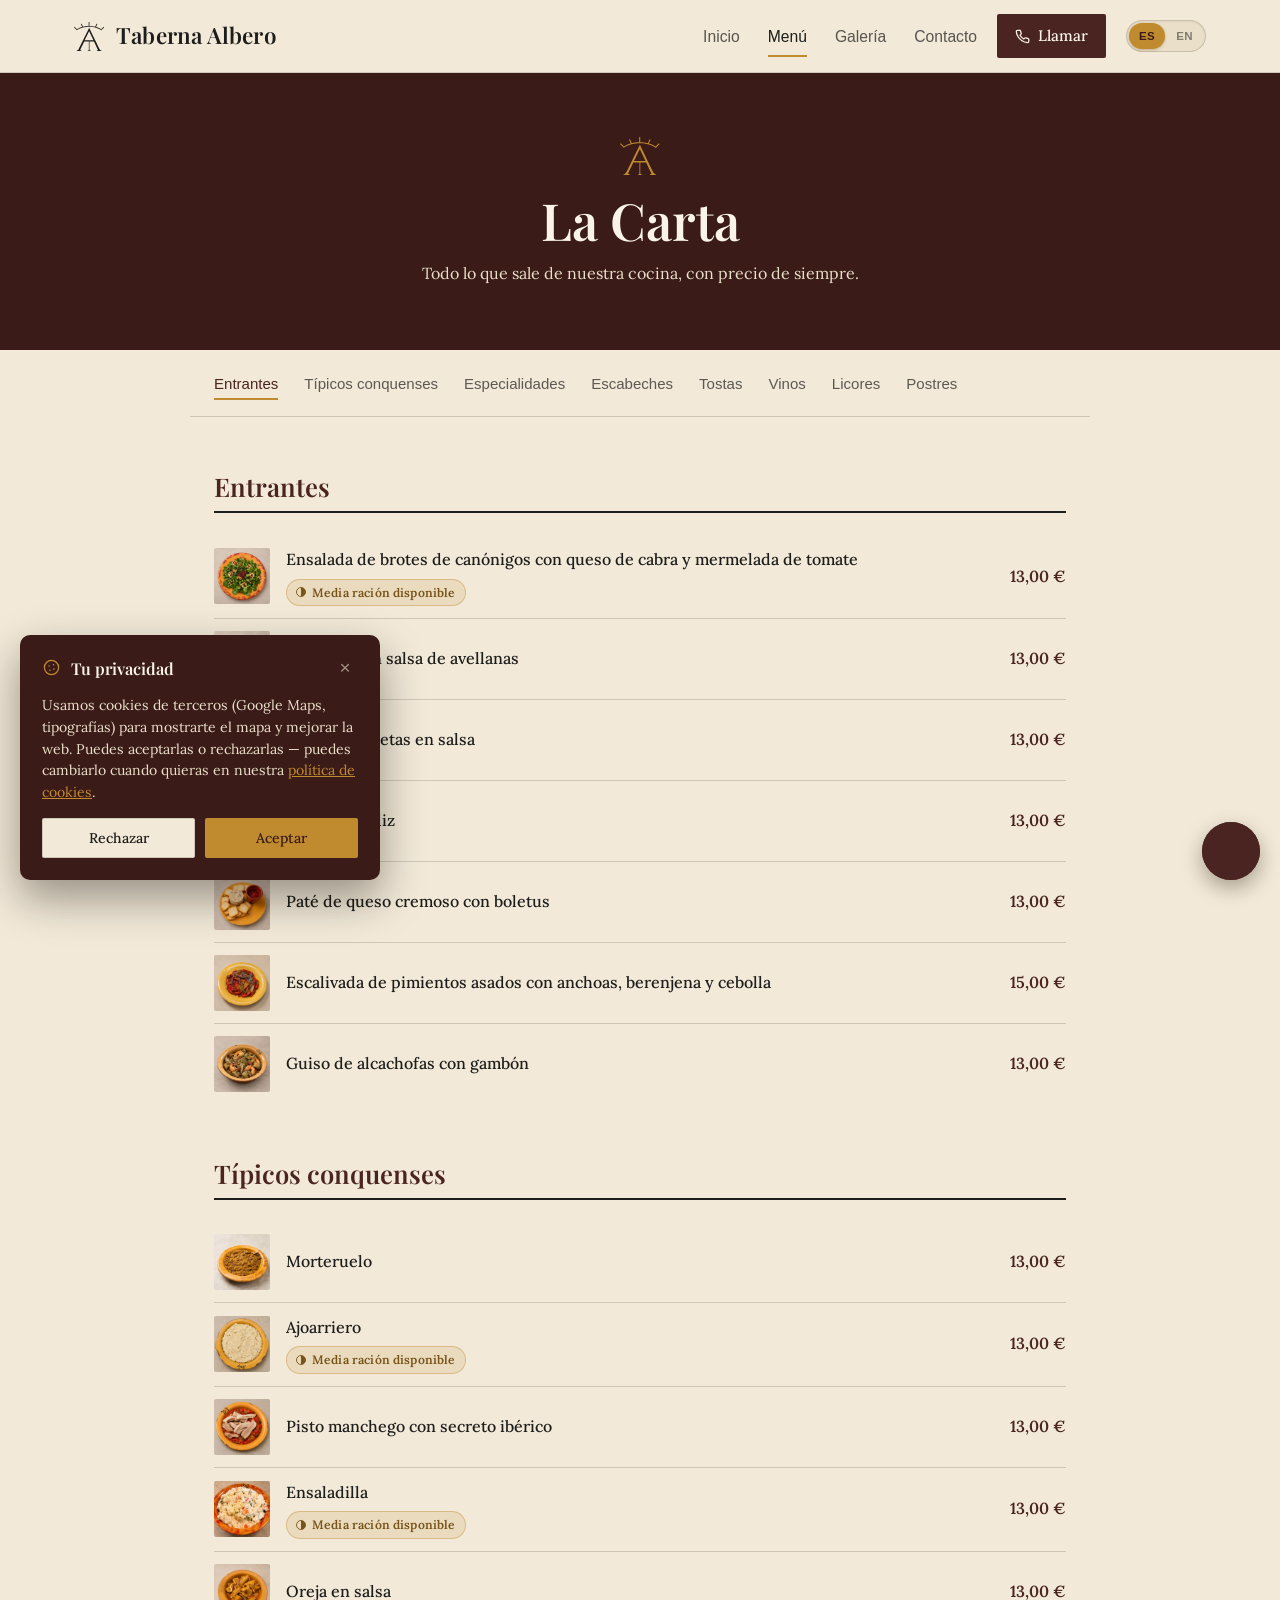
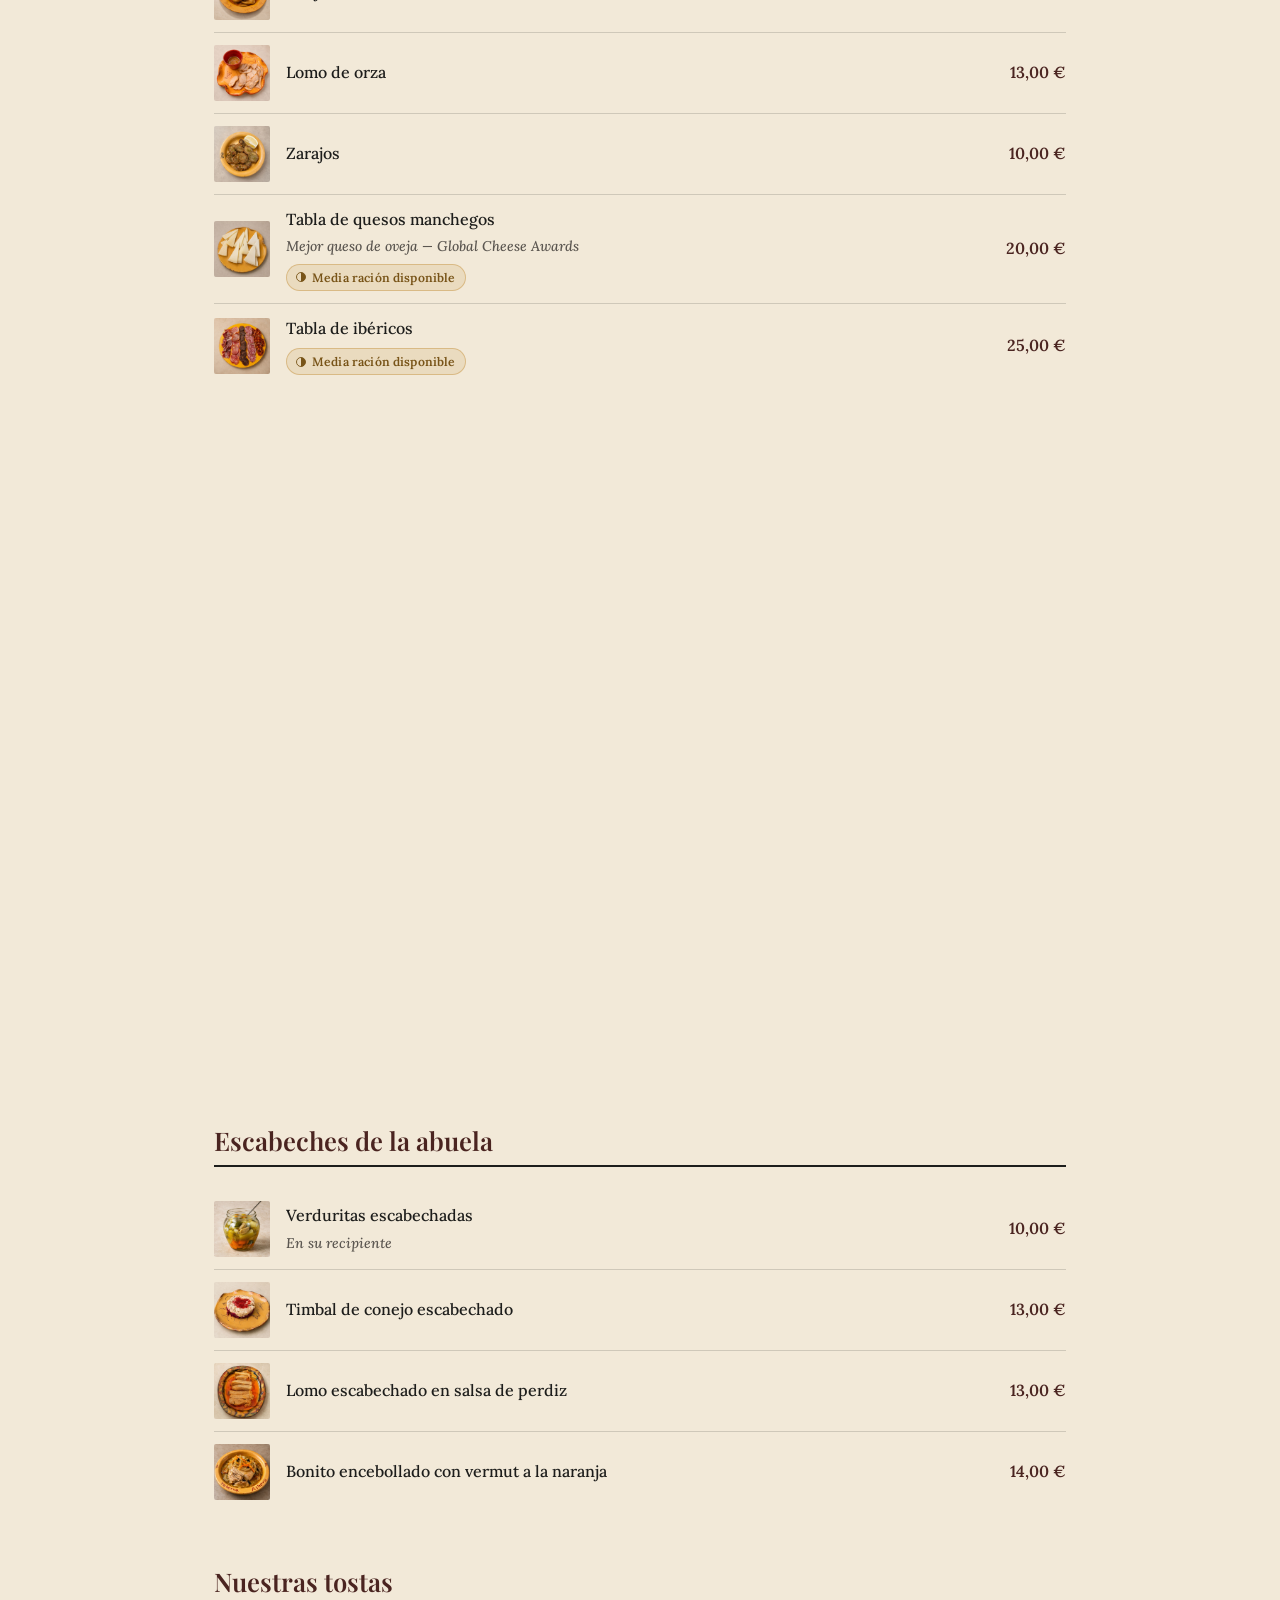
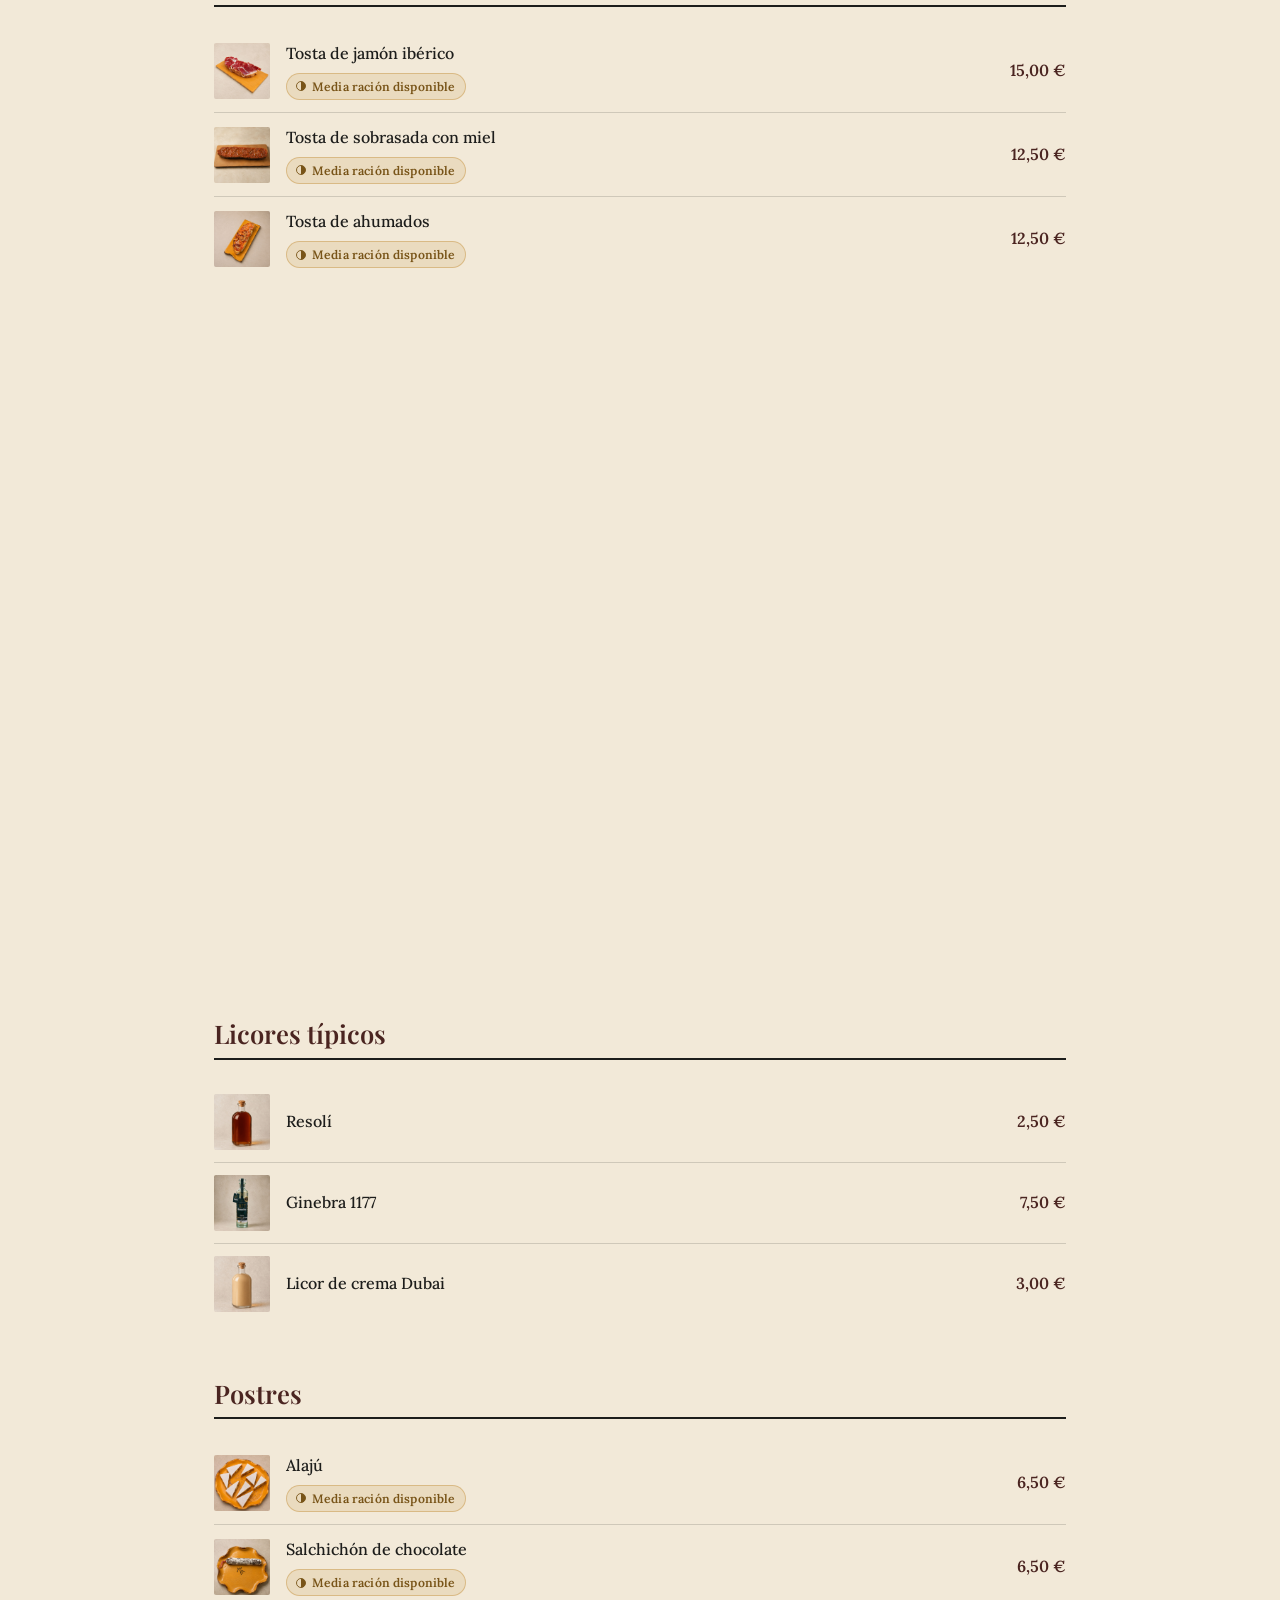
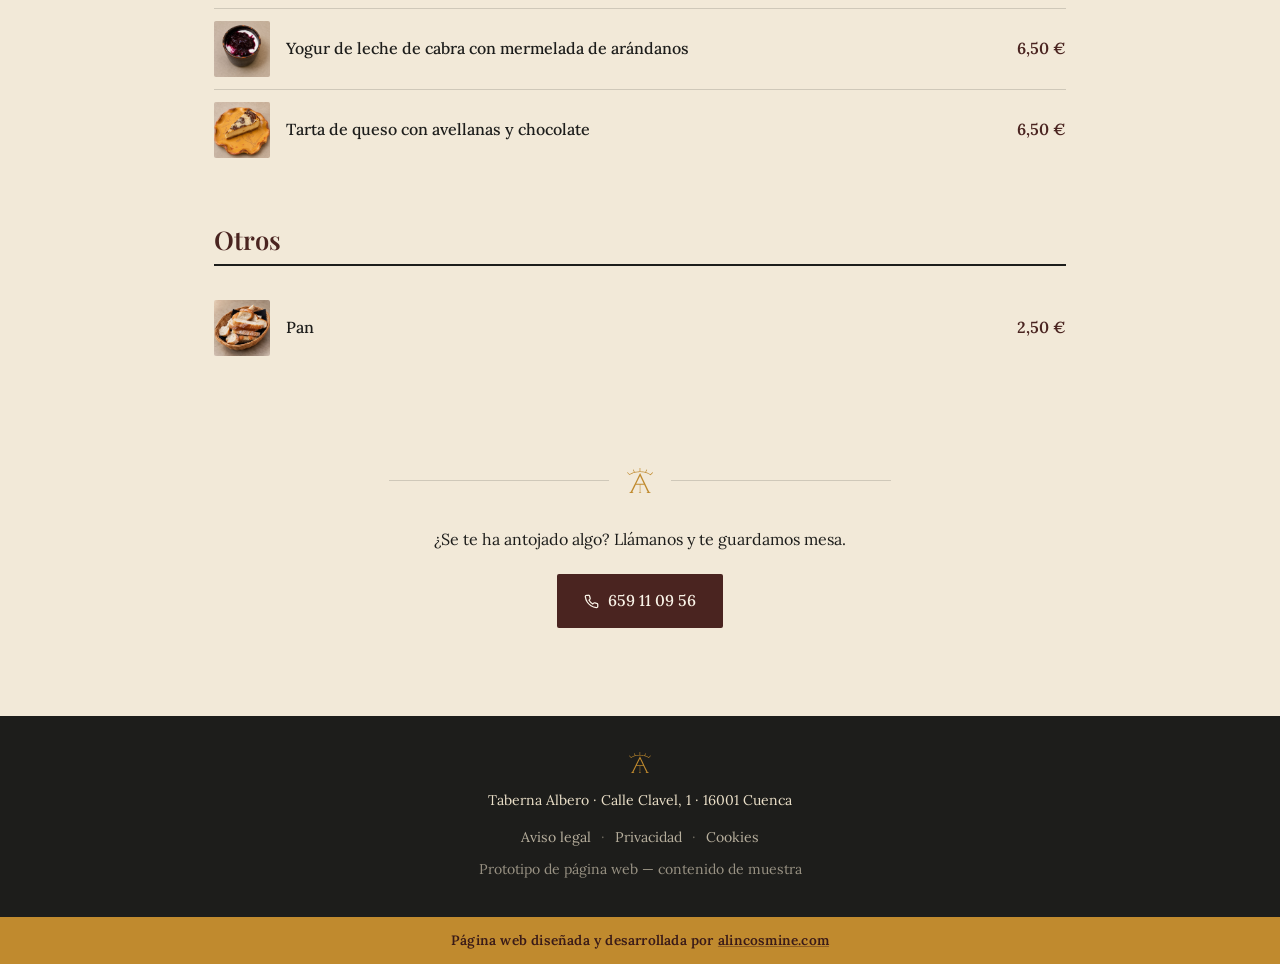
<file: menu.html>
<!DOCTYPE html>
<html lang="es">
<head>
<meta charset="UTF-8">
<meta name="viewport" content="width=device-width, initial-scale=1.0">
<title>La Carta — Taberna Albero</title>
<meta name="description" content="Carta completa de Taberna Albero en Cuenca: entrantes, típicos conquenses, especialidades de la casa, vinos y postres.">
<link rel="canonical" href="https://tabernaalbero.es/menu.html">
<link rel="alternate" hreflang="es" href="https://tabernaalbero.es/menu.html">
<link rel="alternate" hreflang="en" href="https://tabernaalbero.es/en/menu.html">
<link rel="alternate" hreflang="x-default" href="https://tabernaalbero.es/menu.html">

<link rel="icon" href="img/favicon.ico" sizes="any">
<link rel="icon" type="image/png" sizes="32x32" href="img/favicon-32.png">
<link rel="apple-touch-icon" sizes="180x180" href="img/apple-touch-icon.png">
<meta name="theme-color" content="#4A2420">

<meta property="og:type" content="website">
<meta property="og:site_name" content="Taberna Albero">
<meta property="og:title" content="La Carta — Taberna Albero">
<meta property="og:description" content="Carta completa de Taberna Albero en Cuenca: entrantes, típicos conquenses, especialidades de la casa, vinos y postres.">
<meta property="og:image" content="img/comedor-azulejo.jpg">
<meta property="og:url" content="https://tabernaalbero.es/menu.html">
<meta name="twitter:card" content="summary_large_image">
<meta name="twitter:title" content="La Carta — Taberna Albero">
<meta name="twitter:description" content="Carta completa de Taberna Albero en Cuenca: entrantes, típicos conquenses, especialidades de la casa, vinos y postres.">
<meta name="twitter:image" content="img/comedor-azulejo.jpg">

<script type="application/ld+json">
{
  "@context": "https://schema.org",
  "@type": "Restaurant",
  "name": "Taberna Albero",
  "servesCuisine": ["Manchega", "Mediterránea", "Española"],
  "priceRange": "€€",
  "telephone": "+34659110956",
  "address": {
    "@type": "PostalAddress",
    "streetAddress": "Calle Clavel, 1",
    "addressLocality": "Cuenca",
    "postalCode": "16001",
    "addressCountry": "ES"
  },
  "aggregateRating": {
    "@type": "AggregateRating",
    "ratingValue": "4.5",
    "reviewCount": "950"
  },
  "openingHoursSpecification": [
    {"@type": "OpeningHoursSpecification", "dayOfWeek": "Friday", "opens": "20:00", "closes": "23:59"},
    {"@type": "OpeningHoursSpecification", "dayOfWeek": "Saturday", "opens": "12:00", "closes": "16:00"},
    {"@type": "OpeningHoursSpecification", "dayOfWeek": "Saturday", "opens": "20:00", "closes": "23:59"},
    {"@type": "OpeningHoursSpecification", "dayOfWeek": "Sunday", "opens": "12:00", "closes": "16:00"}
  ]
}
</script>

<link rel="preconnect" href="https://fonts.googleapis.com">
<link rel="preconnect" href="https://fonts.gstatic.com" crossorigin>
<link href="https://fonts.googleapis.com/css2?family=Playfair+Display:ital,wght@0,400;0,600;0,700;1,400;1,600&family=Lora:ital,wght@0,400;0,500;0,600;1,400&display=swap" rel="stylesheet">
<link rel="stylesheet" href="style.css">
</head>
<body>
<a class="skip-link" href="#main">Saltar al contenido</a>
<div class="loader" id="loader"><span class="loader-mark"><svg viewBox="0 0 927 889.61" xmlns="http://www.w3.org/2000/svg"><path d="M0,162l89,91,45-29,46-23,49-19,40-12,49-11,61-9,37-3,24-1h50l43,3,42,5,44,8,55,14,39,13,41,17,48,25,36,24,89-92-19-15-72,75h-2l-34-21-36-18-49-20-40-13,2-6,40-83-2-2-19-8-7,12-32,69-7,12-43-10-45-7-39-4-14-1-35-1V1l-1-1h-23l-1,122-51,2-46,5-42,7-33,8-7-12-37-80h-2l-20,10,40,89-41,12-38,15-52,26-28,18L19,147,0,162ZM820.96,869.26s-17.06-7.71-30-25.56c-15.56-21.46-148.08-292.05-324.92-663.66-174.41,356.8-303.47,616.3-319.95,646.83-6.16,11.4-17.21,29.01-37.44,40.3-10.32,5.77-19.82,8.1-25.17,9.13v13.31h144.52v-12.26c-12.41-3.03-20.98-7.59-26.61-11.35-1.68-1.12-2.22-1.59-2.61-1.96-9.47-9.1.39-34.12,4.94-44.49,36.43-74.5,72.86-149.01,109.29-223.52h142.14v259.73c-1.01,2.69-4.15,9.96-12,15.26-9.18,6.21-18.63,5.56-21.26,5.28v13.31h86.77v-12.62c-2.48.21-14.89,1.02-24.94-7.92-5.55-4.94-7.97-10.69-9-13.8v-259.27h137.28c64.27,135.34,109.94,230.68,117.36,242.98,1.13,1.87,5.43,8.56,3.91,16.19-1.23,6.19-5.73,10.14-8.12,12.23-9.2,8.07-20.51,8.64-24.94,8.61v13.11h144v-13.99c-5.49-.43-13.99-1.68-23.25-5.87ZM327,563.46l136.84-282.13,133.94,282.13h-270.78Z" fill="currentColor"/></svg></span></div>
<header>
  <div class="header-inner">
    <a href="index.html" class="brand">
      <span class="mark"><svg viewBox="0 0 927 889.61" xmlns="http://www.w3.org/2000/svg"><path d="M0,162l89,91,45-29,46-23,49-19,40-12,49-11,61-9,37-3,24-1h50l43,3,42,5,44,8,55,14,39,13,41,17,48,25,36,24,89-92-19-15-72,75h-2l-34-21-36-18-49-20-40-13,2-6,40-83-2-2-19-8-7,12-32,69-7,12-43-10-45-7-39-4-14-1-35-1V1l-1-1h-23l-1,122-51,2-46,5-42,7-33,8-7-12-37-80h-2l-20,10,40,89-41,12-38,15-52,26-28,18L19,147,0,162ZM820.96,869.26s-17.06-7.71-30-25.56c-15.56-21.46-148.08-292.05-324.92-663.66-174.41,356.8-303.47,616.3-319.95,646.83-6.16,11.4-17.21,29.01-37.44,40.3-10.32,5.77-19.82,8.1-25.17,9.13v13.31h144.52v-12.26c-12.41-3.03-20.98-7.59-26.61-11.35-1.68-1.12-2.22-1.59-2.61-1.96-9.47-9.1.39-34.12,4.94-44.49,36.43-74.5,72.86-149.01,109.29-223.52h142.14v259.73c-1.01,2.69-4.15,9.96-12,15.26-9.18,6.21-18.63,5.56-21.26,5.28v13.31h86.77v-12.62c-2.48.21-14.89,1.02-24.94-7.92-5.55-4.94-7.97-10.69-9-13.8v-259.27h137.28c64.27,135.34,109.94,230.68,117.36,242.98,1.13,1.87,5.43,8.56,3.91,16.19-1.23,6.19-5.73,10.14-8.12,12.23-9.2,8.07-20.51,8.64-24.94,8.61v13.11h144v-13.99c-5.49-.43-13.99-1.68-23.25-5.87ZM327,563.46l136.84-282.13,133.94,282.13h-270.78Z" fill="currentColor"/></svg></span>
      <span class="brand-name">Taberna Albero</span>
    </a>
    <div class="header-actions">
      <button class="nav-toggle" aria-label="Menú">
        <svg viewBox="0 0 24 24" fill="none" stroke="currentColor" stroke-width="1.6"><line x1="3" y1="6" x2="21" y2="6"/><line x1="3" y1="12" x2="21" y2="12"/><line x1="3" y1="18" x2="21" y2="18"/></svg>
      </button>
      <nav class="links">
        <a href="index.html" class="">Inicio</a>
        <a href="menu.html" class="active">Menú</a>
        <a href="galeria.html" class="">Galería</a>
        <a href="contacto.html" class="">Contacto</a>
        <a href="tel:+34659110956" class="call-btn nav-call">
          <svg viewBox="0 0 24 24" fill="none" stroke="currentColor" stroke-width="2"><path d="M22 16.92v3a2 2 0 0 1-2.18 2 19.79 19.79 0 0 1-8.63-3.07 19.5 19.5 0 0 1-6-6 19.79 19.79 0 0 1-3.07-8.67A2 2 0 0 1 4.11 2h3a2 2 0 0 1 2 1.72c.127.96.362 1.903.7 2.81a2 2 0 0 1-.45 2.11L8.09 9.91a16 16 0 0 0 6 6l1.27-1.27a2 2 0 0 1 2.11-.45c.907.338 1.85.573 2.81.7A2 2 0 0 1 22 16.92z"/></svg>
          Llamar · 659 11 09 56
        </a>
      </nav>
      <a class="call-btn" href="tel:+34659110956">
        <svg viewBox="0 0 24 24" fill="none" stroke="currentColor" stroke-width="2"><path d="M22 16.92v3a2 2 0 0 1-2.18 2 19.79 19.79 0 0 1-8.63-3.07 19.5 19.5 0 0 1-6-6 19.79 19.79 0 0 1-3.07-8.67A2 2 0 0 1 4.11 2h3a2 2 0 0 1 2 1.72c.127.96.362 1.903.7 2.81a2 2 0 0 1-.45 2.11L8.09 9.91a16 16 0 0 0 6 6l1.27-1.27a2 2 0 0 1 2.11-.45c.907.338 1.85.573 2.81.7A2 2 0 0 1 22 16.92z"/></svg>
        Llamar
      </a>
      <a href="en/menu.html" class="lang-switch" aria-label="Switch to English">
        <span class="lang-opt active">ES</span>
        <span class="lang-opt">EN</span>
      </a>
    </div>
  </div>
</header>

<a class="fab-call" href="tel:+34659110956" aria-label="Llamar a Taberna Albero">
  <svg viewBox="0 0 24 24" fill="none" stroke="currentColor" stroke-width="2"><path d="M22 16.92v3a2 2 0 0 1-2.18 2 19.79 19.79 0 0 1-8.63-3.07 19.5 19.5 0 0 1-6-6 19.79 19.79 0 0 1-3.07-8.67A2 2 0 0 1 4.11 2h3a2 2 0 0 1 2 1.72c.127.96.362 1.903.7 2.81a2 2 0 0 1-.45 2.11L8.09 9.91a16 16 0 0 0 6 6l1.27-1.27a2 2 0 0 1 2.11-.45c.907.338 1.85.573 2.81.7A2 2 0 0 1 22 16.92z"/></svg>
</a>
<main id="main">
<div class="menu-hero">
  <span class="mark" style="width:40px;height:38px;color:var(--ochre);margin:0 auto 18px;display:block;"><svg viewBox="0 0 927 889.61" xmlns="http://www.w3.org/2000/svg"><path d="M0,162l89,91,45-29,46-23,49-19,40-12,49-11,61-9,37-3,24-1h50l43,3,42,5,44,8,55,14,39,13,41,17,48,25,36,24,89-92-19-15-72,75h-2l-34-21-36-18-49-20-40-13,2-6,40-83-2-2-19-8-7,12-32,69-7,12-43-10-45-7-39-4-14-1-35-1V1l-1-1h-23l-1,122-51,2-46,5-42,7-33,8-7-12-37-80h-2l-20,10,40,89-41,12-38,15-52,26-28,18L19,147,0,162ZM820.96,869.26s-17.06-7.71-30-25.56c-15.56-21.46-148.08-292.05-324.92-663.66-174.41,356.8-303.47,616.3-319.95,646.83-6.16,11.4-17.21,29.01-37.44,40.3-10.32,5.77-19.82,8.1-25.17,9.13v13.31h144.52v-12.26c-12.41-3.03-20.98-7.59-26.61-11.35-1.68-1.12-2.22-1.59-2.61-1.96-9.47-9.1.39-34.12,4.94-44.49,36.43-74.5,72.86-149.01,109.29-223.52h142.14v259.73c-1.01,2.69-4.15,9.96-12,15.26-9.18,6.21-18.63,5.56-21.26,5.28v13.31h86.77v-12.62c-2.48.21-14.89,1.02-24.94-7.92-5.55-4.94-7.97-10.69-9-13.8v-259.27h137.28c64.27,135.34,109.94,230.68,117.36,242.98,1.13,1.87,5.43,8.56,3.91,16.19-1.23,6.19-5.73,10.14-8.12,12.23-9.2,8.07-20.51,8.64-24.94,8.61v13.11h144v-13.99c-5.49-.43-13.99-1.68-23.25-5.87ZM327,563.46l136.84-282.13,133.94,282.13h-270.78Z" fill="currentColor"/></svg></span>
  <h1>La Carta</h1>
  <p>Todo lo que sale de nuestra cocina, con precio de siempre.</p>
</div>

<nav class="menu-jump" aria-label="Categorías de la carta">
  <a href="#entrantes">Entrantes</a>
  <a href="#tipicos">Típicos conquenses</a>
  <a href="#especialidades">Especialidades</a>
  <a href="#escabeches">Escabeches</a>
  <a href="#tostas">Tostas</a>
  <a href="#vinos">Vinos</a>
  <a href="#licores">Licores</a>
  <a href="#postres">Postres</a>
</nav>

<div class="menu-wrap">

  <div class="menu-cat" id="entrantes">
    <div class="menu-cat-head"><h2>Entrantes</h2></div>
    <div class="menu-item">
      <div class="menu-item-thumb"><img src="img/ensalada-brotes-canonigos.jpg" alt="Ensalada de brotes de canónigos con queso de cabra y mermelada de tomate" loading="lazy"></div>
      <div class="menu-item-text"><span class="name">Ensalada de brotes de canónigos con queso de cabra y mermelada de tomate<span class="half-badge"><svg viewBox="0 0 24 24" fill="none" stroke="currentColor" stroke-width="1.8"><circle cx="12" cy="12" r="9"/><path d="M12 3a9 9 0 0 1 0 18z" fill="currentColor" stroke="none"/></svg>Media ración disponible</span></span></div>
      <span class="price">13,00 €</span>
    </div>
    <div class="menu-item">
      <div class="menu-item-thumb"><img src="img/caracoles-salsa-avellanas.jpg" alt="Caracoles en salsa de avellanas" loading="lazy"></div>
      <div class="menu-item-text"><span class="name">Caracoles en salsa de avellanas</span></div>
      <span class="price">13,00 €</span>
    </div>
    <div class="menu-item">
      <div class="menu-item-thumb"><img src="img/cazuela-setas-salsa.jpg" alt="Cazuela de setas en salsa" loading="lazy"></div>
      <div class="menu-item-text"><span class="name">Cazuela de setas en salsa</span></div>
      <span class="price">13,00 €</span>
    </div>
    <div class="menu-item">
      <div class="menu-item-thumb"><img src="img/pate-perdiz.jpg" alt="Paté de perdiz" loading="lazy"></div>
      <div class="menu-item-text"><span class="name">Paté de perdiz</span></div>
      <span class="price">13,00 €</span>
    </div>
    <div class="menu-item">
      <div class="menu-item-thumb"><img src="img/pate-queso-cremoso-boletus.jpg" alt="Paté de queso cremoso con boletus" loading="lazy"></div>
      <div class="menu-item-text"><span class="name">Paté de queso cremoso con boletus</span></div>
      <span class="price">13,00 €</span>
    </div>
    <div class="menu-item">
      <div class="menu-item-thumb"><img src="img/escalivada-pimientos-anchoas.jpg" alt="Escalivada de pimientos asados con anchoas, berenjena y cebolla" loading="lazy"></div>
      <div class="menu-item-text"><span class="name">Escalivada de pimientos asados con anchoas, berenjena y cebolla</span></div>
      <span class="price">15,00 €</span>
    </div>
    <div class="menu-item">
      <div class="menu-item-thumb"><img src="img/guiso-alcachofas-gambon.jpg" alt="Guiso de alcachofas con gambón" loading="lazy"></div>
      <div class="menu-item-text"><span class="name">Guiso de alcachofas con gambón</span></div>
      <span class="price">13,00 €</span>
    </div>
  </div>

  <div class="menu-cat" id="tipicos">
    <div class="menu-cat-head"><h2>Típicos conquenses</h2></div>
    <div class="menu-item">
      <div class="menu-item-thumb"><img src="img/morteruelo.jpg" alt="Morteruelo" loading="lazy"></div>
      <div class="menu-item-text"><span class="name">Morteruelo</span></div>
      <span class="price">13,00 €</span>
    </div>
    <div class="menu-item">
      <div class="menu-item-thumb"><img src="img/ajoarriero.jpg" alt="Ajoarriero" loading="lazy"></div>
      <div class="menu-item-text"><span class="name">Ajoarriero<span class="half-badge"><svg viewBox="0 0 24 24" fill="none" stroke="currentColor" stroke-width="1.8"><circle cx="12" cy="12" r="9"/><path d="M12 3a9 9 0 0 1 0 18z" fill="currentColor" stroke="none"/></svg>Media ración disponible</span></span></div>
      <span class="price">13,00 €</span>
    </div>
    <div class="menu-item">
      <div class="menu-item-thumb"><img src="img/pisto-manchego-secreto-iberico.jpg" alt="Pisto manchego con secreto ibérico" loading="lazy"></div>
      <div class="menu-item-text"><span class="name">Pisto manchego con secreto ibérico</span></div>
      <span class="price">13,00 €</span>
    </div>
    <div class="menu-item">
      <div class="menu-item-thumb"><img src="img/ensaladilla.jpg" alt="Ensaladilla" loading="lazy"></div>
      <div class="menu-item-text"><span class="name">Ensaladilla<span class="half-badge"><svg viewBox="0 0 24 24" fill="none" stroke="currentColor" stroke-width="1.8"><circle cx="12" cy="12" r="9"/><path d="M12 3a9 9 0 0 1 0 18z" fill="currentColor" stroke="none"/></svg>Media ración disponible</span></span></div>
      <span class="price">13,00 €</span>
    </div>
    <div class="menu-item">
      <div class="menu-item-thumb"><img src="img/oreja-en-salsa.jpg" alt="Oreja en salsa" loading="lazy"></div>
      <div class="menu-item-text"><span class="name">Oreja en salsa</span></div>
      <span class="price">13,00 €</span>
    </div>
    <div class="menu-item">
      <div class="menu-item-thumb"><img src="img/lomo-de-orza.jpg" alt="Lomo de orza" loading="lazy"></div>
      <div class="menu-item-text"><span class="name">Lomo de orza</span></div>
      <span class="price">13,00 €</span>
    </div>
    <div class="menu-item">
      <div class="menu-item-thumb"><img src="img/zarajos.jpg" alt="Zarajos" loading="lazy"></div>
      <div class="menu-item-text"><span class="name">Zarajos</span></div>
      <span class="price">10,00 €</span>
    </div>
    <div class="menu-item">
      <div class="menu-item-thumb"><img src="img/tabla-quesos-manchegos.jpg" alt="Tabla de quesos manchegos" loading="lazy"></div>
      <div class="menu-item-text"><span class="name">Tabla de quesos manchegos<span class="note">Mejor queso de oveja — Global Cheese Awards</span><span class="half-badge"><svg viewBox="0 0 24 24" fill="none" stroke="currentColor" stroke-width="1.8"><circle cx="12" cy="12" r="9"/><path d="M12 3a9 9 0 0 1 0 18z" fill="currentColor" stroke="none"/></svg>Media ración disponible</span></span></div>
      <span class="price">20,00 €</span>
    </div>
    <div class="menu-item">
      <div class="menu-item-thumb"><img src="img/tabla-ibericos.jpg" alt="Tabla de ibéricos" loading="lazy"></div>
      <div class="menu-item-text"><span class="name">Tabla de ibéricos<span class="half-badge"><svg viewBox="0 0 24 24" fill="none" stroke="currentColor" stroke-width="1.8"><circle cx="12" cy="12" r="9"/><path d="M12 3a9 9 0 0 1 0 18z" fill="currentColor" stroke="none"/></svg>Media ración disponible</span></span></div>
      <span class="price">25,00 €</span>
    </div>
  </div>

  <div class="menu-cat" id="especialidades">
    <div class="menu-cat-head"><h2>Especialidades de la casa</h2></div>
    <div class="menu-item">
      <div class="menu-item-thumb"><img src="img/tacos-carrillada-ternera.jpg" alt="Tacos de carrillada de ternera con cebolla encurtida a la naranja" loading="lazy"></div>
      <div class="menu-item-text"><span class="name">Tacos de carrillada de ternera con cebolla encurtida a la naranja</span></div>
      <span class="price">13,00 €</span>
    </div>
    <div class="menu-item">
      <div class="menu-item-thumb"><img src="img/canelones-rabo-toro.jpg" alt="Canelones de rabo de toro" loading="lazy"></div>
      <div class="menu-item-text"><span class="name">Canelones de rabo de toro</span></div>
      <span class="price">15,00 €</span>
    </div>
    <div class="menu-item">
      <div class="menu-item-thumb"><img src="img/albondigas-jabali.jpg" alt="Albóndigas de jabalí" loading="lazy"></div>
      <div class="menu-item-text"><span class="name">Albóndigas de jabalí</span></div>
      <span class="price">13,00 €</span>
    </div>
    <div class="menu-item">
      <div class="menu-item-thumb"><img src="img/albondigas-secreto-iberico-morcilla.jpg" alt="Albóndigas de secreto ibérico con morcilla" loading="lazy"></div>
      <div class="menu-item-text"><span class="name">Albóndigas de secreto ibérico con morcilla</span></div>
      <span class="price">13,00 €</span>
    </div>
    <div class="menu-item">
      <div class="menu-item-thumb"><img src="img/pan-bao-codillo-cerdo.jpg" alt="Pan bao relleno de codillo de cerdo con mostaza y manzana" loading="lazy"></div>
      <div class="menu-item-text"><span class="name">Pan bao relleno de codillo de cerdo con mostaza y manzana</span></div>
      <span class="price">13,00 €</span>
    </div>
    <div class="menu-item">
      <div class="menu-item-thumb"><img src="img/quesadilla-carne-ciervo.jpg" alt="Quesadilla de carne de ciervo" loading="lazy"></div>
      <div class="menu-item-text"><span class="name">Quesadilla de carne de ciervo</span></div>
      <span class="price">10,00 €</span>
    </div>
    <div class="menu-item">
      <div class="menu-item-thumb"><img src="img/estofado-ciervo.jpg" alt="Estofado de ciervo" loading="lazy"></div>
      <div class="menu-item-text"><span class="name">Estofado de ciervo</span></div>
      <span class="price">13,00 €</span>
    </div>
  </div>

  <div class="menu-cat" id="escabeches">
    <div class="menu-cat-head"><h2>Escabeches de la abuela</h2></div>
    <div class="menu-item">
      <div class="menu-item-thumb"><img src="img/verduritas-escabechadas.jpg" alt="Verduritas escabechadas" loading="lazy"></div>
      <div class="menu-item-text"><span class="name">Verduritas escabechadas<span class="note">En su recipiente</span></span></div>
      <span class="price">10,00 €</span>
    </div>
    <div class="menu-item">
      <div class="menu-item-thumb"><img src="img/timbal-conejo-escabechado.jpg" alt="Timbal de conejo escabechado" loading="lazy"></div>
      <div class="menu-item-text"><span class="name">Timbal de conejo escabechado</span></div>
      <span class="price">13,00 €</span>
    </div>
    <div class="menu-item">
      <div class="menu-item-thumb"><img src="img/lomo-escabechado-salsa-perdiz.jpg" alt="Lomo escabechado en salsa de perdiz" loading="lazy"></div>
      <div class="menu-item-text"><span class="name">Lomo escabechado en salsa de perdiz</span></div>
      <span class="price">13,00 €</span>
    </div>
    <div class="menu-item">
      <div class="menu-item-thumb"><img src="img/bonito-encebollado-vermut-naranja.jpg" alt="Bonito encebollado con vermut a la naranja" loading="lazy"></div>
      <div class="menu-item-text"><span class="name">Bonito encebollado con vermut a la naranja</span></div>
      <span class="price">14,00 €</span>
    </div>
  </div>

  <div class="menu-cat" id="tostas">
    <div class="menu-cat-head"><h2>Nuestras tostas</h2></div>
    <div class="menu-item">
      <div class="menu-item-thumb"><img src="img/tosta-jamon-iberico.jpg" alt="Tosta de jamón ibérico" loading="lazy"></div>
      <div class="menu-item-text"><span class="name">Tosta de jamón ibérico<span class="half-badge"><svg viewBox="0 0 24 24" fill="none" stroke="currentColor" stroke-width="1.8"><circle cx="12" cy="12" r="9"/><path d="M12 3a9 9 0 0 1 0 18z" fill="currentColor" stroke="none"/></svg>Media ración disponible</span></span></div>
      <span class="price">15,00 €</span>
    </div>
    <div class="menu-item">
      <div class="menu-item-thumb"><img src="img/tosta-sobrasada-miel.jpg" alt="Tosta de sobrasada con miel" loading="lazy"></div>
      <div class="menu-item-text"><span class="name">Tosta de sobrasada con miel<span class="half-badge"><svg viewBox="0 0 24 24" fill="none" stroke="currentColor" stroke-width="1.8"><circle cx="12" cy="12" r="9"/><path d="M12 3a9 9 0 0 1 0 18z" fill="currentColor" stroke="none"/></svg>Media ración disponible</span></span></div>
      <span class="price">12,50 €</span>
    </div>
    <div class="menu-item">
      <div class="menu-item-thumb"><img src="img/tosta-ahumados.jpg" alt="Tosta de ahumados" loading="lazy"></div>
      <div class="menu-item-text"><span class="name">Tosta de ahumados<span class="half-badge"><svg viewBox="0 0 24 24" fill="none" stroke="currentColor" stroke-width="1.8"><circle cx="12" cy="12" r="9"/><path d="M12 3a9 9 0 0 1 0 18z" fill="currentColor" stroke="none"/></svg>Media ración disponible</span></span></div>
      <span class="price">12,50 €</span>
    </div>
  </div>

  <div class="menu-cat" id="vinos">
    <div class="menu-cat-head"><h2>Vinos</h2></div>
    <div class="menu-item">
      <div class="menu-item-thumb"><img src="img/candidato.jpg" alt="Candidato" loading="lazy"></div>
      <div class="menu-item-text"><span class="name">Candidato<span class="note">Tempranillo</span></span></div>
      <span class="price">16,00 €</span>
    </div>
    <div class="menu-item">
      <div class="menu-item-thumb"><img src="img/vegamoragona-organic.jpg" alt="Vegamoragona Organic" loading="lazy"></div>
      <div class="menu-item-text"><span class="name">Vegamoragona Organic<span class="note">Tempranillo-syrah</span></span></div>
      <span class="price">18,00 €</span>
    </div>
    <div class="menu-item">
      <div class="menu-item-thumb"><img src="img/antares-seleccion-crianza.jpg" alt="Antares Selección Crianza" loading="lazy"></div>
      <div class="menu-item-text"><span class="name">Antares Selección Crianza<span class="note">Syrah</span></span></div>
      <span class="price">18,00 €</span>
    </div>
    <div class="menu-item">
      <div class="menu-item-thumb"><img src="img/finca-antigua-crianza.jpg" alt="Finca Antigua Crianza" loading="lazy"></div>
      <div class="menu-item-text"><span class="name">Finca Antigua Crianza<span class="note">Tempranillo</span></span></div>
      <span class="price">18,00 €</span>
    </div>
    <div class="menu-item">
      <div class="menu-item-thumb"><img src="img/quinta-de-quercus.jpg" alt="Quinta de Quercus" loading="lazy"></div>
      <div class="menu-item-text"><span class="name">Quinta de Quercus<span class="note">Crianza 12 meses en barrica</span></span></div>
      <span class="price">25,00 €</span>
    </div>
    <div class="menu-item">
      <div class="menu-item-thumb"><img src="img/antares-blanco.jpg" alt="Antares Blanco" loading="lazy"></div>
      <div class="menu-item-text"><span class="name">Antares Blanco</span></div>
      <span class="price">16,00 €</span>
    </div>
    <div class="menu-item">
      <div class="menu-item-thumb"><img src="img/la-estacada-blanco.jpg" alt="La Estacada Blanco" loading="lazy"></div>
      <div class="menu-item-text"><span class="name">La Estacada Blanco</span></div>
      <span class="price">16,00 €</span>
    </div>
  </div>

  <div class="menu-cat" id="licores">
    <div class="menu-cat-head"><h2>Licores típicos</h2></div>
    <div class="menu-item">
      <div class="menu-item-thumb"><img src="img/resoli.jpg" alt="Resolí" loading="lazy"></div>
      <div class="menu-item-text"><span class="name">Resolí</span></div>
      <span class="price">2,50 €</span>
    </div>
    <div class="menu-item">
      <div class="menu-item-thumb"><img src="img/ginebra-1177.jpg" alt="Ginebra 1177" loading="lazy"></div>
      <div class="menu-item-text"><span class="name">Ginebra 1177</span></div>
      <span class="price">7,50 €</span>
    </div>
    <div class="menu-item">
      <div class="menu-item-thumb"><img src="img/licor-crema-dubai.jpg" alt="Licor de crema Dubai" loading="lazy"></div>
      <div class="menu-item-text"><span class="name">Licor de crema Dubai</span></div>
      <span class="price">3,00 €</span>
    </div>
  </div>

  <div class="menu-cat" id="postres">
    <div class="menu-cat-head"><h2>Postres</h2></div>
    <div class="menu-item">
      <div class="menu-item-thumb"><img src="img/alaju.jpg" alt="Alajú" loading="lazy"></div>
      <div class="menu-item-text"><span class="name">Alajú<span class="half-badge"><svg viewBox="0 0 24 24" fill="none" stroke="currentColor" stroke-width="1.8"><circle cx="12" cy="12" r="9"/><path d="M12 3a9 9 0 0 1 0 18z" fill="currentColor" stroke="none"/></svg>Media ración disponible</span></span></div>
      <span class="price">6,50 €</span>
    </div>
    <div class="menu-item">
      <div class="menu-item-thumb"><img src="img/salchichon-postre.jpg" alt="Salchichón de chocolate" loading="lazy"></div>
      <div class="menu-item-text"><span class="name">Salchichón de chocolate<span class="half-badge"><svg viewBox="0 0 24 24" fill="none" stroke="currentColor" stroke-width="1.8"><circle cx="12" cy="12" r="9"/><path d="M12 3a9 9 0 0 1 0 18z" fill="currentColor" stroke="none"/></svg>Media ración disponible</span></span></div>
      <span class="price">6,50 €</span>
    </div>
    <div class="menu-item">
      <div class="menu-item-thumb"><img src="img/yogur-leche-cabra-arandanos.jpg" alt="Yogur de leche de cabra con mermelada de arándanos" loading="lazy"></div>
      <div class="menu-item-text"><span class="name">Yogur de leche de cabra con mermelada de arándanos</span></div>
      <span class="price">6,50 €</span>
    </div>
    <div class="menu-item">
      <div class="menu-item-thumb"><img src="img/tarta-queso-avellanas-chocolate.jpg" alt="Tarta de queso con avellanas y chocolate" loading="lazy"></div>
      <div class="menu-item-text"><span class="name">Tarta de queso con avellanas y chocolate</span></div>
      <span class="price">6,50 €</span>
    </div>
  </div>

  <div class="menu-cat">
    <div class="menu-cat-head"><h2>Otros</h2></div>
    <div class="menu-item">
      <div class="menu-item-thumb"><img src="img/pan.jpg" alt="Pan" loading="lazy"></div>
      <div class="menu-item-text"><span class="name">Pan</span></div>
      <span class="price">2,50 €</span>
    </div>
  </div>

</div>

<div class="section" style="text-align:center; padding-top:0;">
  <div class="divider-mark" style="margin-bottom:34px;">
    <span class="line"></span><span class="mark"><svg viewBox="0 0 927 889.61" xmlns="http://www.w3.org/2000/svg"><path d="M0,162l89,91,45-29,46-23,49-19,40-12,49-11,61-9,37-3,24-1h50l43,3,42,5,44,8,55,14,39,13,41,17,48,25,36,24,89-92-19-15-72,75h-2l-34-21-36-18-49-20-40-13,2-6,40-83-2-2-19-8-7,12-32,69-7,12-43-10-45-7-39-4-14-1-35-1V1l-1-1h-23l-1,122-51,2-46,5-42,7-33,8-7-12-37-80h-2l-20,10,40,89-41,12-38,15-52,26-28,18L19,147,0,162ZM820.96,869.26s-17.06-7.71-30-25.56c-15.56-21.46-148.08-292.05-324.92-663.66-174.41,356.8-303.47,616.3-319.95,646.83-6.16,11.4-17.21,29.01-37.44,40.3-10.32,5.77-19.82,8.1-25.17,9.13v13.31h144.52v-12.26c-12.41-3.03-20.98-7.59-26.61-11.35-1.68-1.12-2.22-1.59-2.61-1.96-9.47-9.1.39-34.12,4.94-44.49,36.43-74.5,72.86-149.01,109.29-223.52h142.14v259.73c-1.01,2.69-4.15,9.96-12,15.26-9.18,6.21-18.63,5.56-21.26,5.28v13.31h86.77v-12.62c-2.48.21-14.89,1.02-24.94-7.92-5.55-4.94-7.97-10.69-9-13.8v-259.27h137.28c64.27,135.34,109.94,230.68,117.36,242.98,1.13,1.87,5.43,8.56,3.91,16.19-1.23,6.19-5.73,10.14-8.12,12.23-9.2,8.07-20.51,8.64-24.94,8.61v13.11h144v-13.99c-5.49-.43-13.99-1.68-23.25-5.87ZM327,563.46l136.84-282.13,133.94,282.13h-270.78Z" fill="currentColor"/></svg></span><span class="line"></span>
  </div>
  <p style="margin-bottom:22px;">¿Se te ha antojado algo? Llámanos y te guardamos mesa.</p>
  <a class="btn btn-wine" href="tel:+34659110956">
    <svg viewBox="0 0 24 24" fill="none" stroke="currentColor" stroke-width="2"><path d="M22 16.92v3a2 2 0 0 1-2.18 2 19.79 19.79 0 0 1-8.63-3.07 19.5 19.5 0 0 1-6-6 19.79 19.79 0 0 1-3.07-8.67A2 2 0 0 1 4.11 2h3a2 2 0 0 1 2 1.72c.127.96.362 1.903.7 2.81a2 2 0 0 1-.45 2.11L8.09 9.91a16 16 0 0 0 6 6l1.27-1.27a2 2 0 0 1 2.11-.45c.907.338 1.85.573 2.81.7A2 2 0 0 1 22 16.92z"/></svg>
    659 11 09 56
  </a>
</div>
</main><footer>
  <span class="mark"><svg viewBox="0 0 927 889.61" xmlns="http://www.w3.org/2000/svg"><path d="M0,162l89,91,45-29,46-23,49-19,40-12,49-11,61-9,37-3,24-1h50l43,3,42,5,44,8,55,14,39,13,41,17,48,25,36,24,89-92-19-15-72,75h-2l-34-21-36-18-49-20-40-13,2-6,40-83-2-2-19-8-7,12-32,69-7,12-43-10-45-7-39-4-14-1-35-1V1l-1-1h-23l-1,122-51,2-46,5-42,7-33,8-7-12-37-80h-2l-20,10,40,89-41,12-38,15-52,26-28,18L19,147,0,162ZM820.96,869.26s-17.06-7.71-30-25.56c-15.56-21.46-148.08-292.05-324.92-663.66-174.41,356.8-303.47,616.3-319.95,646.83-6.16,11.4-17.21,29.01-37.44,40.3-10.32,5.77-19.82,8.1-25.17,9.13v13.31h144.52v-12.26c-12.41-3.03-20.98-7.59-26.61-11.35-1.68-1.12-2.22-1.59-2.61-1.96-9.47-9.1.39-34.12,4.94-44.49,36.43-74.5,72.86-149.01,109.29-223.52h142.14v259.73c-1.01,2.69-4.15,9.96-12,15.26-9.18,6.21-18.63,5.56-21.26,5.28v13.31h86.77v-12.62c-2.48.21-14.89,1.02-24.94-7.92-5.55-4.94-7.97-10.69-9-13.8v-259.27h137.28c64.27,135.34,109.94,230.68,117.36,242.98,1.13,1.87,5.43,8.56,3.91,16.19-1.23,6.19-5.73,10.14-8.12,12.23-9.2,8.07-20.51,8.64-24.94,8.61v13.11h144v-13.99c-5.49-.43-13.99-1.68-23.25-5.87ZM327,563.46l136.84-282.13,133.94,282.13h-270.78Z" fill="currentColor"/></svg></span>
  <div>Taberna Albero · Calle Clavel, 1 · 16001 Cuenca</div>
  <div class="footer-legal">
    <a href="aviso-legal.html">Aviso legal</a>
    <span>·</span>
    <a href="privacidad.html">Privacidad</a>
    <span>·</span>
    <a href="cookies.html">Cookies</a>
  </div>
  <div style="margin-top:10px; opacity:.6;">Prototipo de página web — contenido de muestra</div>
</footer>
<div class="footer-credit">Página web diseñada y desarrollada por <a href="https://www.alincosmine.com" target="_blank" rel="noopener">alincosmine.com</a></div>

<div class="cookie-banner" id="cookie-banner">
  <div class="cookie-banner-head">
    <span class="mark"><svg viewBox="0 0 24 24" fill="none" stroke="currentColor" stroke-width="1.6"><circle cx="12" cy="12" r="9"/><circle cx="9" cy="10" r="1" fill="currentColor" stroke="none"/><circle cx="14.5" cy="8.5" r="1" fill="currentColor" stroke="none"/><circle cx="15" cy="14" r="1" fill="currentColor" stroke="none"/><circle cx="10" cy="15.5" r="1" fill="currentColor" stroke="none"/></svg></span>
    <strong>Tu privacidad</strong>
    <button class="cookie-close" id="cookie-close" type="button" aria-label="Cerrar">&times;</button>
  </div>
  <p>Usamos cookies de terceros (Google Maps, tipografías) para mostrarte el mapa y mejorar la web. Puedes aceptarlas o rechazarlas — puedes cambiarlo cuando quieras en nuestra <a href="cookies.html">política de cookies</a>.</p>
  <div class="cookie-actions">
    <button class="btn btn-ghost-dark" id="cookie-reject">Rechazar</button>
    <button class="btn btn-primary" id="cookie-accept">Aceptar</button>
  </div>
</div>

<script src="script.js"></script>
</body>
</html>
</file>
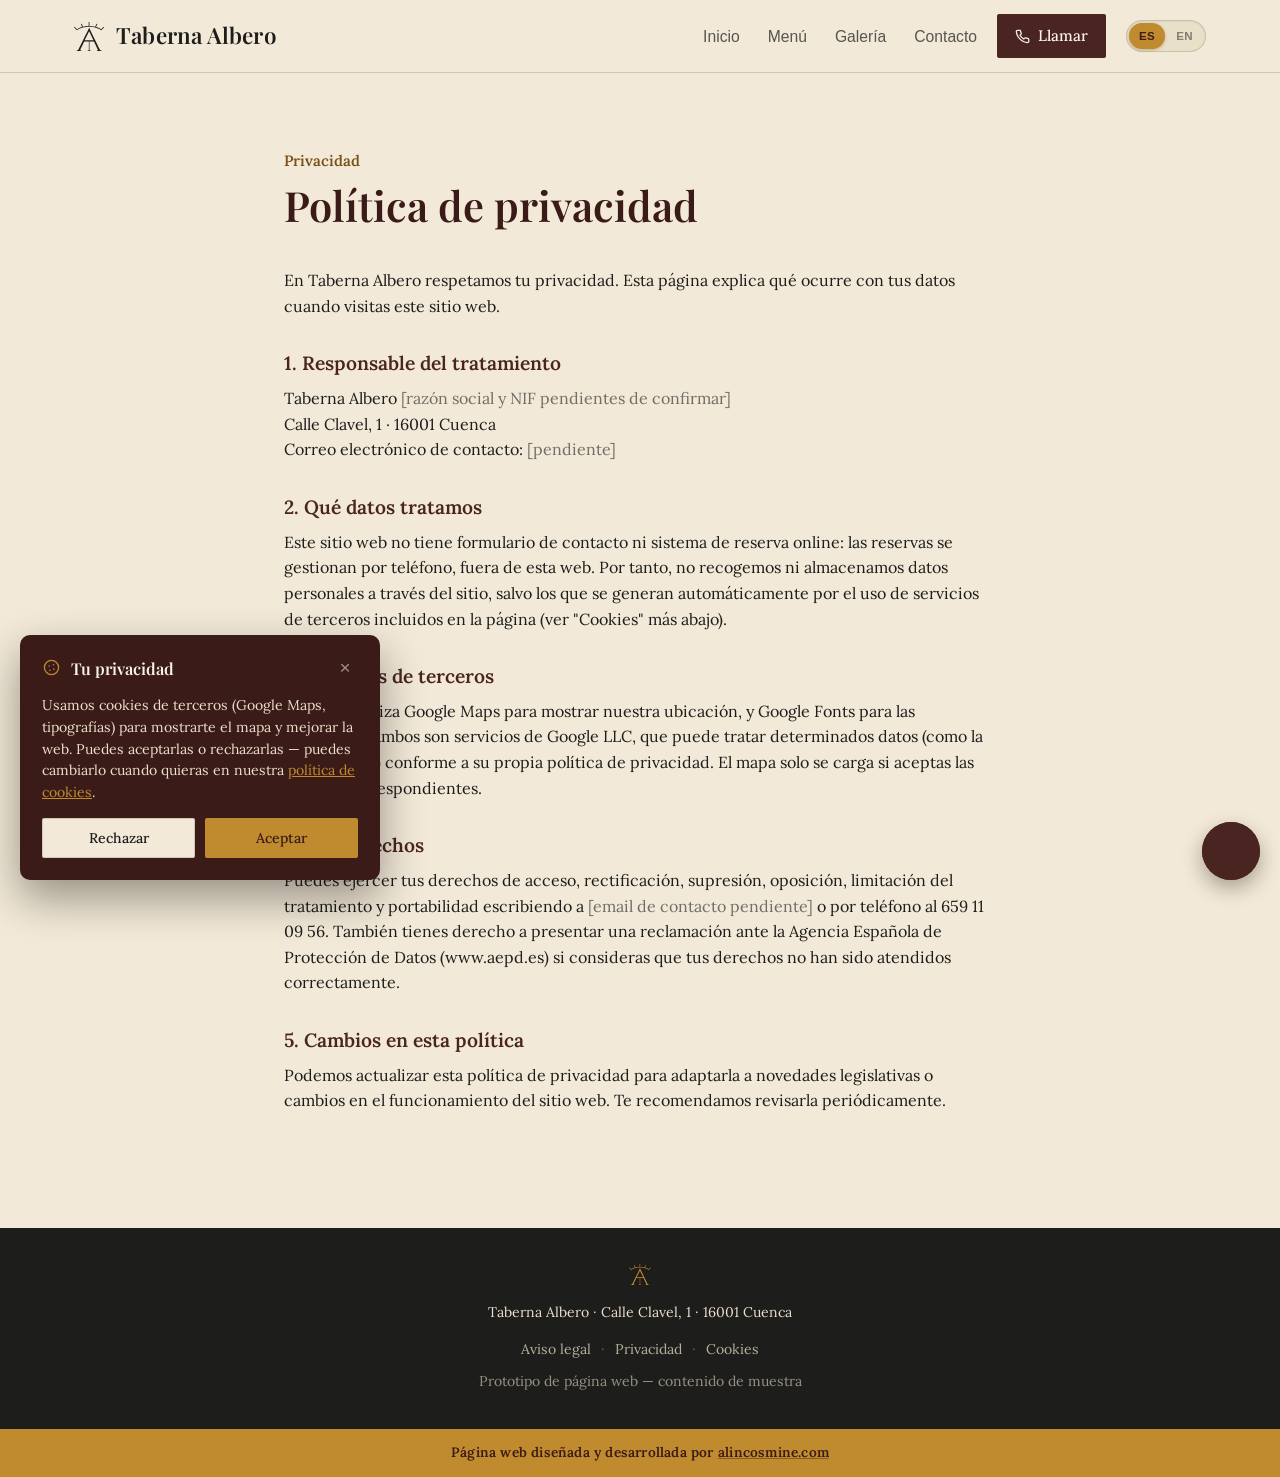
<file: privacidad.html>
<!DOCTYPE html>
<html lang="es">
<head>
<meta charset="UTF-8">
<meta name="viewport" content="width=device-width, initial-scale=1.0">
<title>Política de privacidad — Taberna Albero</title>
<meta name="description" content="Política de privacidad del sitio web de Taberna Albero, en Cuenca.">
<link rel="canonical" href="https://tabernaalbero.es/privacidad.html">
<link rel="alternate" hreflang="es" href="https://tabernaalbero.es/privacidad.html">
<link rel="alternate" hreflang="en" href="https://tabernaalbero.es/en/privacidad.html">
<link rel="alternate" hreflang="x-default" href="https://tabernaalbero.es/privacidad.html">

<link rel="icon" href="img/favicon.ico" sizes="any">
<link rel="icon" type="image/png" sizes="32x32" href="img/favicon-32.png">
<link rel="apple-touch-icon" sizes="180x180" href="img/apple-touch-icon.png">
<meta name="theme-color" content="#4A2420">

<meta property="og:type" content="website">
<meta property="og:site_name" content="Taberna Albero">
<meta property="og:title" content="Política de privacidad — Taberna Albero">
<meta property="og:description" content="Política de privacidad del sitio web de Taberna Albero, en Cuenca.">
<meta property="og:image" content="img/entrada-fachada.jpg">
<meta property="og:url" content="https://tabernaalbero.es/privacidad.html">
<meta name="twitter:card" content="summary_large_image">
<meta name="twitter:title" content="Política de privacidad — Taberna Albero">
<meta name="twitter:description" content="Política de privacidad del sitio web de Taberna Albero, en Cuenca.">
<meta name="twitter:image" content="img/entrada-fachada.jpg">

<script type="application/ld+json">
{
  "@context": "https://schema.org",
  "@type": "Restaurant",
  "name": "Taberna Albero",
  "servesCuisine": ["Manchega", "Mediterránea", "Española"],
  "priceRange": "€€",
  "telephone": "+34659110956",
  "address": {
    "@type": "PostalAddress",
    "streetAddress": "Calle Clavel, 1",
    "addressLocality": "Cuenca",
    "postalCode": "16001",
    "addressCountry": "ES"
  },
  "aggregateRating": {
    "@type": "AggregateRating",
    "ratingValue": "4.5",
    "reviewCount": "950"
  },
  "openingHoursSpecification": [
    {"@type": "OpeningHoursSpecification", "dayOfWeek": "Friday", "opens": "20:00", "closes": "23:59"},
    {"@type": "OpeningHoursSpecification", "dayOfWeek": "Saturday", "opens": "12:00", "closes": "16:00"},
    {"@type": "OpeningHoursSpecification", "dayOfWeek": "Saturday", "opens": "20:00", "closes": "23:59"},
    {"@type": "OpeningHoursSpecification", "dayOfWeek": "Sunday", "opens": "12:00", "closes": "16:00"}
  ]
}
</script>

<link rel="preconnect" href="https://fonts.googleapis.com">
<link rel="preconnect" href="https://fonts.gstatic.com" crossorigin>
<link href="https://fonts.googleapis.com/css2?family=Playfair+Display:ital,wght@0,400;0,600;0,700;1,400;1,600&family=Lora:ital,wght@0,400;0,500;0,600;1,400&display=swap" rel="stylesheet">
<link rel="stylesheet" href="style.css">
</head>
<body>
<a class="skip-link" href="#main">Saltar al contenido</a>
<div class="loader" id="loader"><span class="loader-mark"><svg viewBox="0 0 927 889.61" xmlns="http://www.w3.org/2000/svg"><path d="M0,162l89,91,45-29,46-23,49-19,40-12,49-11,61-9,37-3,24-1h50l43,3,42,5,44,8,55,14,39,13,41,17,48,25,36,24,89-92-19-15-72,75h-2l-34-21-36-18-49-20-40-13,2-6,40-83-2-2-19-8-7,12-32,69-7,12-43-10-45-7-39-4-14-1-35-1V1l-1-1h-23l-1,122-51,2-46,5-42,7-33,8-7-12-37-80h-2l-20,10,40,89-41,12-38,15-52,26-28,18L19,147,0,162ZM820.96,869.26s-17.06-7.71-30-25.56c-15.56-21.46-148.08-292.05-324.92-663.66-174.41,356.8-303.47,616.3-319.95,646.83-6.16,11.4-17.21,29.01-37.44,40.3-10.32,5.77-19.82,8.1-25.17,9.13v13.31h144.52v-12.26c-12.41-3.03-20.98-7.59-26.61-11.35-1.68-1.12-2.22-1.59-2.61-1.96-9.47-9.1.39-34.12,4.94-44.49,36.43-74.5,72.86-149.01,109.29-223.52h142.14v259.73c-1.01,2.69-4.15,9.96-12,15.26-9.18,6.21-18.63,5.56-21.26,5.28v13.31h86.77v-12.62c-2.48.21-14.89,1.02-24.94-7.92-5.55-4.94-7.97-10.69-9-13.8v-259.27h137.28c64.27,135.34,109.94,230.68,117.36,242.98,1.13,1.87,5.43,8.56,3.91,16.19-1.23,6.19-5.73,10.14-8.12,12.23-9.2,8.07-20.51,8.64-24.94,8.61v13.11h144v-13.99c-5.49-.43-13.99-1.68-23.25-5.87ZM327,563.46l136.84-282.13,133.94,282.13h-270.78Z" fill="currentColor"/></svg></span></div>
<header>
  <div class="header-inner">
    <a href="index.html" class="brand">
      <span class="mark"><svg viewBox="0 0 927 889.61" xmlns="http://www.w3.org/2000/svg"><path d="M0,162l89,91,45-29,46-23,49-19,40-12,49-11,61-9,37-3,24-1h50l43,3,42,5,44,8,55,14,39,13,41,17,48,25,36,24,89-92-19-15-72,75h-2l-34-21-36-18-49-20-40-13,2-6,40-83-2-2-19-8-7,12-32,69-7,12-43-10-45-7-39-4-14-1-35-1V1l-1-1h-23l-1,122-51,2-46,5-42,7-33,8-7-12-37-80h-2l-20,10,40,89-41,12-38,15-52,26-28,18L19,147,0,162ZM820.96,869.26s-17.06-7.71-30-25.56c-15.56-21.46-148.08-292.05-324.92-663.66-174.41,356.8-303.47,616.3-319.95,646.83-6.16,11.4-17.21,29.01-37.44,40.3-10.32,5.77-19.82,8.1-25.17,9.13v13.31h144.52v-12.26c-12.41-3.03-20.98-7.59-26.61-11.35-1.68-1.12-2.22-1.59-2.61-1.96-9.47-9.1.39-34.12,4.94-44.49,36.43-74.5,72.86-149.01,109.29-223.52h142.14v259.73c-1.01,2.69-4.15,9.96-12,15.26-9.18,6.21-18.63,5.56-21.26,5.28v13.31h86.77v-12.62c-2.48.21-14.89,1.02-24.94-7.92-5.55-4.94-7.97-10.69-9-13.8v-259.27h137.28c64.27,135.34,109.94,230.68,117.36,242.98,1.13,1.87,5.43,8.56,3.91,16.19-1.23,6.19-5.73,10.14-8.12,12.23-9.2,8.07-20.51,8.64-24.94,8.61v13.11h144v-13.99c-5.49-.43-13.99-1.68-23.25-5.87ZM327,563.46l136.84-282.13,133.94,282.13h-270.78Z" fill="currentColor"/></svg></span>
      <span class="brand-name">Taberna Albero</span>
    </a>
    <div class="header-actions">
      <button class="nav-toggle" aria-label="Menú">
        <svg viewBox="0 0 24 24" fill="none" stroke="currentColor" stroke-width="1.6"><line x1="3" y1="6" x2="21" y2="6"/><line x1="3" y1="12" x2="21" y2="12"/><line x1="3" y1="18" x2="21" y2="18"/></svg>
      </button>
      <nav class="links">
        <a href="index.html" class="">Inicio</a>
        <a href="menu.html" class="">Menú</a>
        <a href="galeria.html" class="">Galería</a>
        <a href="contacto.html" class="">Contacto</a>
        <a href="tel:+34659110956" class="call-btn nav-call">
          <svg viewBox="0 0 24 24" fill="none" stroke="currentColor" stroke-width="2"><path d="M22 16.92v3a2 2 0 0 1-2.18 2 19.79 19.79 0 0 1-8.63-3.07 19.5 19.5 0 0 1-6-6 19.79 19.79 0 0 1-3.07-8.67A2 2 0 0 1 4.11 2h3a2 2 0 0 1 2 1.72c.127.96.362 1.903.7 2.81a2 2 0 0 1-.45 2.11L8.09 9.91a16 16 0 0 0 6 6l1.27-1.27a2 2 0 0 1 2.11-.45c.907.338 1.85.573 2.81.7A2 2 0 0 1 22 16.92z"/></svg>
          Llamar · 659 11 09 56
        </a>
      </nav>
      <a class="call-btn" href="tel:+34659110956">
        <svg viewBox="0 0 24 24" fill="none" stroke="currentColor" stroke-width="2"><path d="M22 16.92v3a2 2 0 0 1-2.18 2 19.79 19.79 0 0 1-8.63-3.07 19.5 19.5 0 0 1-6-6 19.79 19.79 0 0 1-3.07-8.67A2 2 0 0 1 4.11 2h3a2 2 0 0 1 2 1.72c.127.96.362 1.903.7 2.81a2 2 0 0 1-.45 2.11L8.09 9.91a16 16 0 0 0 6 6l1.27-1.27a2 2 0 0 1 2.11-.45c.907.338 1.85.573 2.81.7A2 2 0 0 1 22 16.92z"/></svg>
        Llamar
      </a>
      <a href="en/privacidad.html" class="lang-switch" aria-label="Switch to English">
        <span class="lang-opt active">ES</span>
        <span class="lang-opt">EN</span>
      </a>
    </div>
  </div>
</header>

<a class="fab-call" href="tel:+34659110956" aria-label="Llamar a Taberna Albero">
  <svg viewBox="0 0 24 24" fill="none" stroke="currentColor" stroke-width="2"><path d="M22 16.92v3a2 2 0 0 1-2.18 2 19.79 19.79 0 0 1-8.63-3.07 19.5 19.5 0 0 1-6-6 19.79 19.79 0 0 1-3.07-8.67A2 2 0 0 1 4.11 2h3a2 2 0 0 1 2 1.72c.127.96.362 1.903.7 2.81a2 2 0 0 1-.45 2.11L8.09 9.91a16 16 0 0 0 6 6l1.27-1.27a2 2 0 0 1 2.11-.45c.907.338 1.85.573 2.81.7A2 2 0 0 1 22 16.92z"/></svg>
</a>
<main id="main">
<div class="legal-wrap">
  <div class="section-head" style="margin-bottom:40px;">
    <div class="kicker">Privacidad</div>
    <h1 style="font-size:clamp(1.9rem,3.6vw,2.6rem); color:var(--wine-2);">Política de privacidad</h1>
  </div>
  <div class="legal-body">
    
<p>En Taberna Albero respetamos tu privacidad. Esta página explica qué ocurre con tus datos cuando visitas este sitio web.</p>

<h2>1. Responsable del tratamiento</h2>
<p>
Taberna Albero <span style="opacity:.6;">[razón social y NIF pendientes de confirmar]</span><br>
Calle Clavel, 1 · 16001 Cuenca<br>
Correo electrónico de contacto: <span style="opacity:.6;">[pendiente]</span>
</p>

<h2>2. Qué datos tratamos</h2>
<p>Este sitio web no tiene formulario de contacto ni sistema de reserva online: las reservas se gestionan por teléfono, fuera de esta web. Por tanto, no recogemos ni almacenamos datos personales a través del sitio, salvo los que se generan automáticamente por el uso de servicios de terceros incluidos en la página (ver "Cookies" más abajo).</p>

<h2>3. Servicios de terceros</h2>
<p>Esta web utiliza Google Maps para mostrar nuestra ubicación, y Google Fonts para las tipografías. Ambos son servicios de Google LLC, que puede tratar determinados datos (como la dirección IP) conforme a su propia política de privacidad. El mapa solo se carga si aceptas las cookies correspondientes.</p>

<h2>4. Tus derechos</h2>
<p>Puedes ejercer tus derechos de acceso, rectificación, supresión, oposición, limitación del tratamiento y portabilidad escribiendo a <span style="opacity:.6;">[email de contacto pendiente]</span> o por teléfono al 659 11 09 56. También tienes derecho a presentar una reclamación ante la Agencia Española de Protección de Datos (www.aepd.es) si consideras que tus derechos no han sido atendidos correctamente.</p>

<h2>5. Cambios en esta política</h2>
<p>Podemos actualizar esta política de privacidad para adaptarla a novedades legislativas o cambios en el funcionamiento del sitio web. Te recomendamos revisarla periódicamente.</p>

  </div>
</div>
</main><footer>
  <span class="mark"><svg viewBox="0 0 927 889.61" xmlns="http://www.w3.org/2000/svg"><path d="M0,162l89,91,45-29,46-23,49-19,40-12,49-11,61-9,37-3,24-1h50l43,3,42,5,44,8,55,14,39,13,41,17,48,25,36,24,89-92-19-15-72,75h-2l-34-21-36-18-49-20-40-13,2-6,40-83-2-2-19-8-7,12-32,69-7,12-43-10-45-7-39-4-14-1-35-1V1l-1-1h-23l-1,122-51,2-46,5-42,7-33,8-7-12-37-80h-2l-20,10,40,89-41,12-38,15-52,26-28,18L19,147,0,162ZM820.96,869.26s-17.06-7.71-30-25.56c-15.56-21.46-148.08-292.05-324.92-663.66-174.41,356.8-303.47,616.3-319.95,646.83-6.16,11.4-17.21,29.01-37.44,40.3-10.32,5.77-19.82,8.1-25.17,9.13v13.31h144.52v-12.26c-12.41-3.03-20.98-7.59-26.61-11.35-1.68-1.12-2.22-1.59-2.61-1.96-9.47-9.1.39-34.12,4.94-44.49,36.43-74.5,72.86-149.01,109.29-223.52h142.14v259.73c-1.01,2.69-4.15,9.96-12,15.26-9.18,6.21-18.63,5.56-21.26,5.28v13.31h86.77v-12.62c-2.48.21-14.89,1.02-24.94-7.92-5.55-4.94-7.97-10.69-9-13.8v-259.27h137.28c64.27,135.34,109.94,230.68,117.36,242.98,1.13,1.87,5.43,8.56,3.91,16.19-1.23,6.19-5.73,10.14-8.12,12.23-9.2,8.07-20.51,8.64-24.94,8.61v13.11h144v-13.99c-5.49-.43-13.99-1.68-23.25-5.87ZM327,563.46l136.84-282.13,133.94,282.13h-270.78Z" fill="currentColor"/></svg></span>
  <div>Taberna Albero · Calle Clavel, 1 · 16001 Cuenca</div>
  <div class="footer-legal">
    <a href="aviso-legal.html">Aviso legal</a>
    <span>·</span>
    <a href="privacidad.html">Privacidad</a>
    <span>·</span>
    <a href="cookies.html">Cookies</a>
  </div>
  <div style="margin-top:10px; opacity:.6;">Prototipo de página web — contenido de muestra</div>
</footer>
<div class="footer-credit">Página web diseñada y desarrollada por <a href="https://www.alincosmine.com" target="_blank" rel="noopener">alincosmine.com</a></div>

<div class="cookie-banner" id="cookie-banner">
  <div class="cookie-banner-head">
    <span class="mark"><svg viewBox="0 0 24 24" fill="none" stroke="currentColor" stroke-width="1.6"><circle cx="12" cy="12" r="9"/><circle cx="9" cy="10" r="1" fill="currentColor" stroke="none"/><circle cx="14.5" cy="8.5" r="1" fill="currentColor" stroke="none"/><circle cx="15" cy="14" r="1" fill="currentColor" stroke="none"/><circle cx="10" cy="15.5" r="1" fill="currentColor" stroke="none"/></svg></span>
    <strong>Tu privacidad</strong>
    <button class="cookie-close" id="cookie-close" type="button" aria-label="Cerrar">&times;</button>
  </div>
  <p>Usamos cookies de terceros (Google Maps, tipografías) para mostrarte el mapa y mejorar la web. Puedes aceptarlas o rechazarlas — puedes cambiarlo cuando quieras en nuestra <a href="cookies.html">política de cookies</a>.</p>
  <div class="cookie-actions">
    <button class="btn btn-ghost-dark" id="cookie-reject">Rechazar</button>
    <button class="btn btn-primary" id="cookie-accept">Aceptar</button>
  </div>
</div>

<script src="script.js"></script>
</body>
</html>
</file>
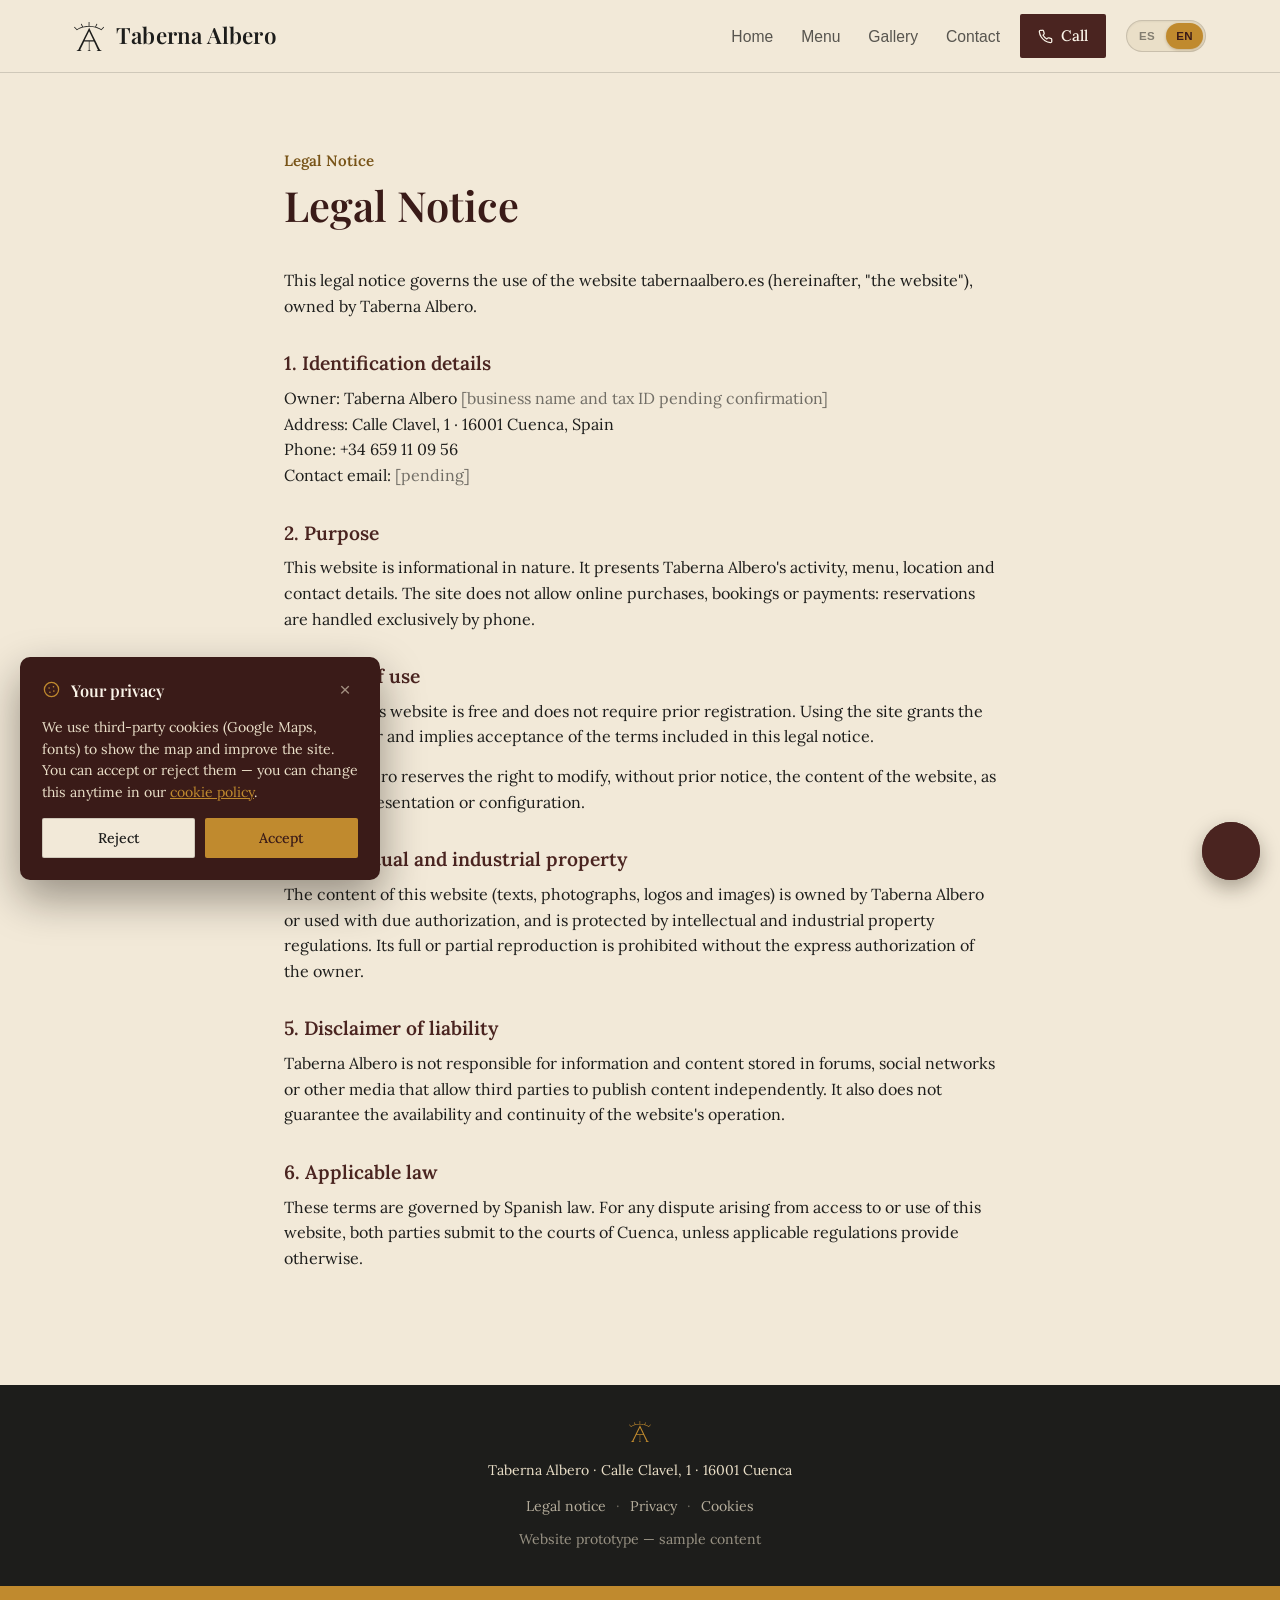
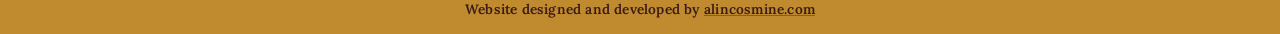
<file: en/aviso-legal.html>
<!DOCTYPE html>
<html lang="en">
<head>
<meta charset="UTF-8">
<meta name="viewport" content="width=device-width, initial-scale=1.0">
<title>Legal Notice — Taberna Albero</title>
<meta name="description" content="Legal notice for Taberna Albero's website, in Cuenca.">
<link rel="canonical" href="https://tabernaalbero.es/en/aviso-legal.html">
<link rel="alternate" hreflang="es" href="https://tabernaalbero.es/aviso-legal.html">
<link rel="alternate" hreflang="en" href="https://tabernaalbero.es/en/aviso-legal.html">
<link rel="alternate" hreflang="x-default" href="https://tabernaalbero.es/aviso-legal.html">

<link rel="icon" href="../img/favicon.ico" sizes="any">
<link rel="icon" type="image/png" sizes="32x32" href="../img/favicon-32.png">
<link rel="apple-touch-icon" sizes="180x180" href="../img/apple-touch-icon.png">
<meta name="theme-color" content="#4A2420">

<meta property="og:type" content="website">
<meta property="og:site_name" content="Taberna Albero">
<meta property="og:title" content="Legal Notice — Taberna Albero">
<meta property="og:description" content="Legal notice for Taberna Albero's website, in Cuenca.">
<meta property="og:image" content="../img/entrada-fachada.jpg">
<meta property="og:url" content="https://tabernaalbero.es/en/aviso-legal.html">
<meta name="twitter:card" content="summary_large_image">
<meta name="twitter:title" content="Legal Notice — Taberna Albero">
<meta name="twitter:description" content="Legal notice for Taberna Albero's website, in Cuenca.">
<meta name="twitter:image" content="../img/entrada-fachada.jpg">

<script type="application/ld+json">
{
  "@context": "https://schema.org",
  "@type": "Restaurant",
  "name": "Taberna Albero",
  "servesCuisine": ["Castilian-La Mancha", "Mediterranean", "Spanish"],
  "priceRange": "€€",
  "telephone": "+34659110956",
  "address": {
    "@type": "PostalAddress",
    "streetAddress": "Calle Clavel, 1",
    "addressLocality": "Cuenca",
    "postalCode": "16001",
    "addressCountry": "ES"
  },
  "aggregateRating": {
    "@type": "AggregateRating",
    "ratingValue": "4.5",
    "reviewCount": "950"
  },
  "openingHoursSpecification": [
    {"@type": "OpeningHoursSpecification", "dayOfWeek": "Friday", "opens": "20:00", "closes": "23:59"},
    {"@type": "OpeningHoursSpecification", "dayOfWeek": "Saturday", "opens": "12:00", "closes": "16:00"},
    {"@type": "OpeningHoursSpecification", "dayOfWeek": "Saturday", "opens": "20:00", "closes": "23:59"},
    {"@type": "OpeningHoursSpecification", "dayOfWeek": "Sunday", "opens": "12:00", "closes": "16:00"}
  ]
}
</script>

<link rel="preconnect" href="https://fonts.googleapis.com">
<link rel="preconnect" href="https://fonts.gstatic.com" crossorigin>
<link href="https://fonts.googleapis.com/css2?family=Playfair+Display:ital,wght@0,400;0,600;0,700;1,400;1,600&family=Lora:ital,wght@0,400;0,500;0,600;1,400&display=swap" rel="stylesheet">
<link rel="stylesheet" href="../style.css">
</head>
<body>
<a class="skip-link" href="#main">Skip to content</a>
<div class="loader" id="loader"><span class="loader-mark"><svg viewBox="0 0 927 889.61" xmlns="http://www.w3.org/2000/svg"><path d="M0,162l89,91,45-29,46-23,49-19,40-12,49-11,61-9,37-3,24-1h50l43,3,42,5,44,8,55,14,39,13,41,17,48,25,36,24,89-92-19-15-72,75h-2l-34-21-36-18-49-20-40-13,2-6,40-83-2-2-19-8-7,12-32,69-7,12-43-10-45-7-39-4-14-1-35-1V1l-1-1h-23l-1,122-51,2-46,5-42,7-33,8-7-12-37-80h-2l-20,10,40,89-41,12-38,15-52,26-28,18L19,147,0,162ZM820.96,869.26s-17.06-7.71-30-25.56c-15.56-21.46-148.08-292.05-324.92-663.66-174.41,356.8-303.47,616.3-319.95,646.83-6.16,11.4-17.21,29.01-37.44,40.3-10.32,5.77-19.82,8.1-25.17,9.13v13.31h144.52v-12.26c-12.41-3.03-20.98-7.59-26.61-11.35-1.68-1.12-2.22-1.59-2.61-1.96-9.47-9.1.39-34.12,4.94-44.49,36.43-74.5,72.86-149.01,109.29-223.52h142.14v259.73c-1.01,2.69-4.15,9.96-12,15.26-9.18,6.21-18.63,5.56-21.26,5.28v13.31h86.77v-12.62c-2.48.21-14.89,1.02-24.94-7.92-5.55-4.94-7.97-10.69-9-13.8v-259.27h137.28c64.27,135.34,109.94,230.68,117.36,242.98,1.13,1.87,5.43,8.56,3.91,16.19-1.23,6.19-5.73,10.14-8.12,12.23-9.2,8.07-20.51,8.64-24.94,8.61v13.11h144v-13.99c-5.49-.43-13.99-1.68-23.25-5.87ZM327,563.46l136.84-282.13,133.94,282.13h-270.78Z" fill="currentColor"/></svg></span></div>
<header>
  <div class="header-inner">
    <a href="index.html" class="brand">
      <span class="mark"><svg viewBox="0 0 927 889.61" xmlns="http://www.w3.org/2000/svg"><path d="M0,162l89,91,45-29,46-23,49-19,40-12,49-11,61-9,37-3,24-1h50l43,3,42,5,44,8,55,14,39,13,41,17,48,25,36,24,89-92-19-15-72,75h-2l-34-21-36-18-49-20-40-13,2-6,40-83-2-2-19-8-7,12-32,69-7,12-43-10-45-7-39-4-14-1-35-1V1l-1-1h-23l-1,122-51,2-46,5-42,7-33,8-7-12-37-80h-2l-20,10,40,89-41,12-38,15-52,26-28,18L19,147,0,162ZM820.96,869.26s-17.06-7.71-30-25.56c-15.56-21.46-148.08-292.05-324.92-663.66-174.41,356.8-303.47,616.3-319.95,646.83-6.16,11.4-17.21,29.01-37.44,40.3-10.32,5.77-19.82,8.1-25.17,9.13v13.31h144.52v-12.26c-12.41-3.03-20.98-7.59-26.61-11.35-1.68-1.12-2.22-1.59-2.61-1.96-9.47-9.1.39-34.12,4.94-44.49,36.43-74.5,72.86-149.01,109.29-223.52h142.14v259.73c-1.01,2.69-4.15,9.96-12,15.26-9.18,6.21-18.63,5.56-21.26,5.28v13.31h86.77v-12.62c-2.48.21-14.89,1.02-24.94-7.92-5.55-4.94-7.97-10.69-9-13.8v-259.27h137.28c64.27,135.34,109.94,230.68,117.36,242.98,1.13,1.87,5.43,8.56,3.91,16.19-1.23,6.19-5.73,10.14-8.12,12.23-9.2,8.07-20.51,8.64-24.94,8.61v13.11h144v-13.99c-5.49-.43-13.99-1.68-23.25-5.87ZM327,563.46l136.84-282.13,133.94,282.13h-270.78Z" fill="currentColor"/></svg></span>
      <span class="brand-name">Taberna Albero</span>
    </a>
    <div class="header-actions">
      <button class="nav-toggle" aria-label="Menu">
        <svg viewBox="0 0 24 24" fill="none" stroke="currentColor" stroke-width="1.6"><line x1="3" y1="6" x2="21" y2="6"/><line x1="3" y1="12" x2="21" y2="12"/><line x1="3" y1="18" x2="21" y2="18"/></svg>
      </button>
      <nav class="links">
        <a href="index.html" class="">Home</a>
        <a href="menu.html" class="">Menu</a>
        <a href="galeria.html" class="">Gallery</a>
        <a href="contacto.html" class="">Contact</a>
        <a href="tel:+34659110956" class="call-btn nav-call">
          <svg viewBox="0 0 24 24" fill="none" stroke="currentColor" stroke-width="2"><path d="M22 16.92v3a2 2 0 0 1-2.18 2 19.79 19.79 0 0 1-8.63-3.07 19.5 19.5 0 0 1-6-6 19.79 19.79 0 0 1-3.07-8.67A2 2 0 0 1 4.11 2h3a2 2 0 0 1 2 1.72c.127.96.362 1.903.7 2.81a2 2 0 0 1-.45 2.11L8.09 9.91a16 16 0 0 0 6 6l1.27-1.27a2 2 0 0 1 2.11-.45c.907.338 1.85.573 2.81.7A2 2 0 0 1 22 16.92z"/></svg>
          Call · 659 11 09 56
        </a>
      </nav>
      <a class="call-btn" href="tel:+34659110956">
        <svg viewBox="0 0 24 24" fill="none" stroke="currentColor" stroke-width="2"><path d="M22 16.92v3a2 2 0 0 1-2.18 2 19.79 19.79 0 0 1-8.63-3.07 19.5 19.5 0 0 1-6-6 19.79 19.79 0 0 1-3.07-8.67A2 2 0 0 1 4.11 2h3a2 2 0 0 1 2 1.72c.127.96.362 1.903.7 2.81a2 2 0 0 1-.45 2.11L8.09 9.91a16 16 0 0 0 6 6l1.27-1.27a2 2 0 0 1 2.11-.45c.907.338 1.85.573 2.81.7A2 2 0 0 1 22 16.92z"/></svg>
        Call
      </a>
      <a href="../aviso-legal.html" class="lang-switch" aria-label="Cambiar a español">
        <span class="lang-opt">ES</span>
        <span class="lang-opt active">EN</span>
      </a>
    </div>
  </div>
</header>

<a class="fab-call" href="tel:+34659110956" aria-label="Call Taberna Albero">
  <svg viewBox="0 0 24 24" fill="none" stroke="currentColor" stroke-width="2"><path d="M22 16.92v3a2 2 0 0 1-2.18 2 19.79 19.79 0 0 1-8.63-3.07 19.5 19.5 0 0 1-6-6 19.79 19.79 0 0 1-3.07-8.67A2 2 0 0 1 4.11 2h3a2 2 0 0 1 2 1.72c.127.96.362 1.903.7 2.81a2 2 0 0 1-.45 2.11L8.09 9.91a16 16 0 0 0 6 6l1.27-1.27a2 2 0 0 1 2.11-.45c.907.338 1.85.573 2.81.7A2 2 0 0 1 22 16.92z"/></svg>
</a>
<main id="main">
<div class="legal-wrap">
  <div class="section-head" style="margin-bottom:40px;">
    <div class="kicker">Legal Notice</div>
    <h1 style="font-size:clamp(1.9rem,3.6vw,2.6rem); color:var(--wine-2);">Legal Notice</h1>
  </div>
  <div class="legal-body">

<p>This legal notice governs the use of the website tabernaalbero.es (hereinafter, "the website"), owned by Taberna Albero.</p>

<h2>1. Identification details</h2>
<p>
Owner: Taberna Albero <span style="opacity:.6;">[business name and tax ID pending confirmation]</span><br>
Address: Calle Clavel, 1 · 16001 Cuenca, Spain<br>
Phone: +34 659 11 09 56<br>
Contact email: <span style="opacity:.6;">[pending]</span>
</p>

<h2>2. Purpose</h2>
<p>This website is informational in nature. It presents Taberna Albero's activity, menu, location and contact details. The site does not allow online purchases, bookings or payments: reservations are handled exclusively by phone.</p>

<h2>3. Terms of use</h2>
<p>Access to this website is free and does not require prior registration. Using the site grants the status of user and implies acceptance of the terms included in this legal notice.</p>
<p>Taberna Albero reserves the right to modify, without prior notice, the content of the website, as well as its presentation or configuration.</p>

<h2>4. Intellectual and industrial property</h2>
<p>The content of this website (texts, photographs, logos and images) is owned by Taberna Albero or used with due authorization, and is protected by intellectual and industrial property regulations. Its full or partial reproduction is prohibited without the express authorization of the owner.</p>

<h2>5. Disclaimer of liability</h2>
<p>Taberna Albero is not responsible for information and content stored in forums, social networks or other media that allow third parties to publish content independently. It also does not guarantee the availability and continuity of the website's operation.</p>

<h2>6. Applicable law</h2>
<p>These terms are governed by Spanish law. For any dispute arising from access to or use of this website, both parties submit to the courts of Cuenca, unless applicable regulations provide otherwise.</p>

  </div>
</div>
</main><footer>
  <span class="mark"><svg viewBox="0 0 927 889.61" xmlns="http://www.w3.org/2000/svg"><path d="M0,162l89,91,45-29,46-23,49-19,40-12,49-11,61-9,37-3,24-1h50l43,3,42,5,44,8,55,14,39,13,41,17,48,25,36,24,89-92-19-15-72,75h-2l-34-21-36-18-49-20-40-13,2-6,40-83-2-2-19-8-7,12-32,69-7,12-43-10-45-7-39-4-14-1-35-1V1l-1-1h-23l-1,122-51,2-46,5-42,7-33,8-7-12-37-80h-2l-20,10,40,89-41,12-38,15-52,26-28,18L19,147,0,162ZM820.96,869.26s-17.06-7.71-30-25.56c-15.56-21.46-148.08-292.05-324.92-663.66-174.41,356.8-303.47,616.3-319.95,646.83-6.16,11.4-17.21,29.01-37.44,40.3-10.32,5.77-19.82,8.1-25.17,9.13v13.31h144.52v-12.26c-12.41-3.03-20.98-7.59-26.61-11.35-1.68-1.12-2.22-1.59-2.61-1.96-9.47-9.1.39-34.12,4.94-44.49,36.43-74.5,72.86-149.01,109.29-223.52h142.14v259.73c-1.01,2.69-4.15,9.96-12,15.26-9.18,6.21-18.63,5.56-21.26,5.28v13.31h86.77v-12.62c-2.48.21-14.89,1.02-24.94-7.92-5.55-4.94-7.97-10.69-9-13.8v-259.27h137.28c64.27,135.34,109.94,230.68,117.36,242.98,1.13,1.87,5.43,8.56,3.91,16.19-1.23,6.19-5.73,10.14-8.12,12.23-9.2,8.07-20.51,8.64-24.94,8.61v13.11h144v-13.99c-5.49-.43-13.99-1.68-23.25-5.87ZM327,563.46l136.84-282.13,133.94,282.13h-270.78Z" fill="currentColor"/></svg></span>
  <div>Taberna Albero · Calle Clavel, 1 · 16001 Cuenca</div>
  <div class="footer-legal">
    <a href="aviso-legal.html">Legal notice</a>
    <span>·</span>
    <a href="privacidad.html">Privacy</a>
    <span>·</span>
    <a href="cookies.html">Cookies</a>
  </div>
  <div style="margin-top:10px; opacity:.6;">Website prototype — sample content</div>
</footer>
<div class="footer-credit">Website designed and developed by <a href="https://www.alincosmine.com" target="_blank" rel="noopener">alincosmine.com</a></div>

<div class="cookie-banner" id="cookie-banner">
  <div class="cookie-banner-head">
    <span class="mark"><svg viewBox="0 0 24 24" fill="none" stroke="currentColor" stroke-width="1.6"><circle cx="12" cy="12" r="9"/><circle cx="9" cy="10" r="1" fill="currentColor" stroke="none"/><circle cx="14.5" cy="8.5" r="1" fill="currentColor" stroke="none"/><circle cx="15" cy="14" r="1" fill="currentColor" stroke="none"/><circle cx="10" cy="15.5" r="1" fill="currentColor" stroke="none"/></svg></span>
    <strong>Your privacy</strong>
    <button class="cookie-close" id="cookie-close" type="button" aria-label="Close">&times;</button>
  </div>
  <p>We use third-party cookies (Google Maps, fonts) to show the map and improve the site. You can accept or reject them — you can change this anytime in our <a href="cookies.html">cookie policy</a>.</p>
  <div class="cookie-actions">
    <button class="btn btn-ghost-dark" id="cookie-reject">Reject</button>
    <button class="btn btn-primary" id="cookie-accept">Accept</button>
  </div>
</div>

<script src="../script.js"></script>
</body>
</html>
</file>
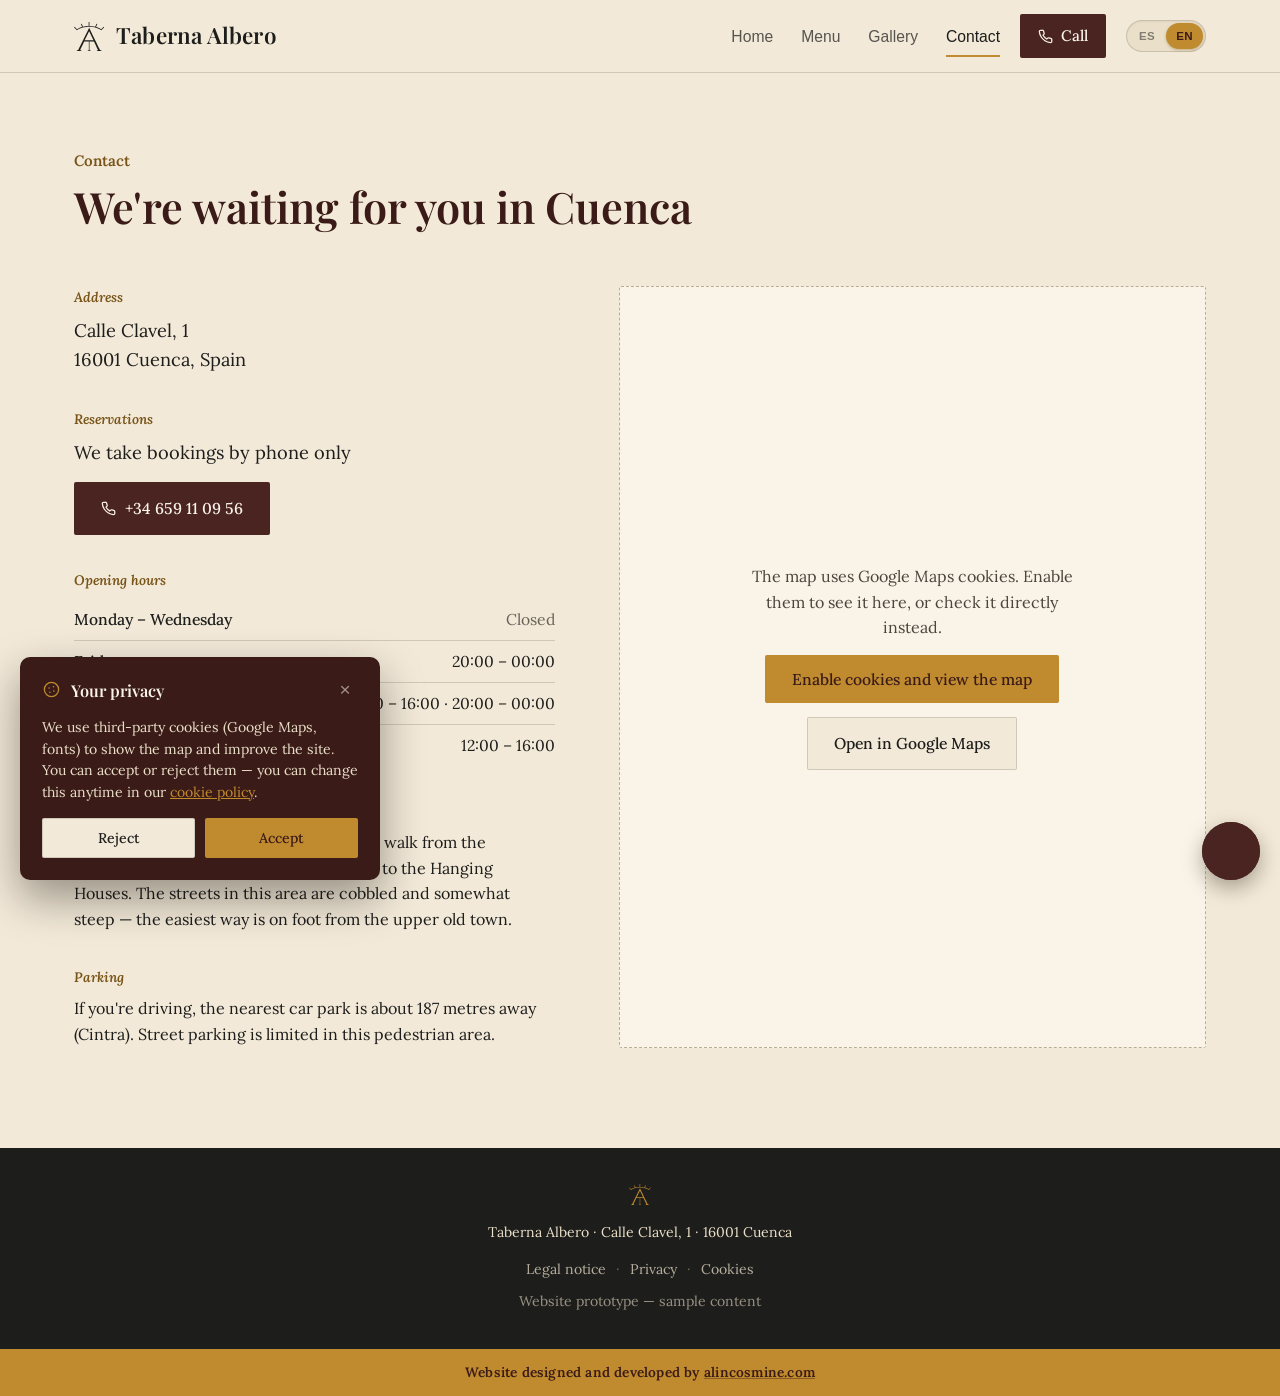
<file: en/contacto.html>
<!DOCTYPE html>
<html lang="en">
<head>
<meta charset="UTF-8">
<meta name="viewport" content="width=device-width, initial-scale=1.0">
<title>Contact — Taberna Albero</title>
<meta name="description" content="How to get here, opening hours and reservation phone number for Taberna Albero, in the historic center of Cuenca.">
<link rel="canonical" href="https://tabernaalbero.es/en/contacto.html">
<link rel="alternate" hreflang="es" href="https://tabernaalbero.es/contacto.html">
<link rel="alternate" hreflang="en" href="https://tabernaalbero.es/en/contacto.html">
<link rel="alternate" hreflang="x-default" href="https://tabernaalbero.es/contacto.html">

<link rel="icon" href="../img/favicon.ico" sizes="any">
<link rel="icon" type="image/png" sizes="32x32" href="../img/favicon-32.png">
<link rel="apple-touch-icon" sizes="180x180" href="../img/apple-touch-icon.png">
<meta name="theme-color" content="#4A2420">

<meta property="og:type" content="website">
<meta property="og:site_name" content="Taberna Albero">
<meta property="og:title" content="Contact — Taberna Albero">
<meta property="og:description" content="How to get here, opening hours and reservation phone number for Taberna Albero, in the historic center of Cuenca.">
<meta property="og:image" content="../img/entrada-fachada.jpg">
<meta property="og:url" content="https://tabernaalbero.es/en/contacto.html">
<meta name="twitter:card" content="summary_large_image">
<meta name="twitter:title" content="Contact — Taberna Albero">
<meta name="twitter:description" content="How to get here, opening hours and reservation phone number for Taberna Albero, in the historic center of Cuenca.">
<meta name="twitter:image" content="../img/entrada-fachada.jpg">

<script type="application/ld+json">
{
  "@context": "https://schema.org",
  "@type": "Restaurant",
  "name": "Taberna Albero",
  "servesCuisine": ["Castilian-La Mancha", "Mediterranean", "Spanish"],
  "priceRange": "€€",
  "telephone": "+34659110956",
  "address": {
    "@type": "PostalAddress",
    "streetAddress": "Calle Clavel, 1",
    "addressLocality": "Cuenca",
    "postalCode": "16001",
    "addressCountry": "ES"
  },
  "aggregateRating": {
    "@type": "AggregateRating",
    "ratingValue": "4.5",
    "reviewCount": "950"
  },
  "openingHoursSpecification": [
    {"@type": "OpeningHoursSpecification", "dayOfWeek": "Friday", "opens": "20:00", "closes": "23:59"},
    {"@type": "OpeningHoursSpecification", "dayOfWeek": "Saturday", "opens": "12:00", "closes": "16:00"},
    {"@type": "OpeningHoursSpecification", "dayOfWeek": "Saturday", "opens": "20:00", "closes": "23:59"},
    {"@type": "OpeningHoursSpecification", "dayOfWeek": "Sunday", "opens": "12:00", "closes": "16:00"}
  ]
}
</script>

<link rel="preconnect" href="https://fonts.googleapis.com">
<link rel="preconnect" href="https://fonts.gstatic.com" crossorigin>
<link href="https://fonts.googleapis.com/css2?family=Playfair+Display:ital,wght@0,400;0,600;0,700;1,400;1,600&family=Lora:ital,wght@0,400;0,500;0,600;1,400&display=swap" rel="stylesheet">
<link rel="stylesheet" href="../style.css">
</head>
<body>
<a class="skip-link" href="#main">Skip to content</a>
<div class="loader" id="loader"><span class="loader-mark"><svg viewBox="0 0 927 889.61" xmlns="http://www.w3.org/2000/svg"><path d="M0,162l89,91,45-29,46-23,49-19,40-12,49-11,61-9,37-3,24-1h50l43,3,42,5,44,8,55,14,39,13,41,17,48,25,36,24,89-92-19-15-72,75h-2l-34-21-36-18-49-20-40-13,2-6,40-83-2-2-19-8-7,12-32,69-7,12-43-10-45-7-39-4-14-1-35-1V1l-1-1h-23l-1,122-51,2-46,5-42,7-33,8-7-12-37-80h-2l-20,10,40,89-41,12-38,15-52,26-28,18L19,147,0,162ZM820.96,869.26s-17.06-7.71-30-25.56c-15.56-21.46-148.08-292.05-324.92-663.66-174.41,356.8-303.47,616.3-319.95,646.83-6.16,11.4-17.21,29.01-37.44,40.3-10.32,5.77-19.82,8.1-25.17,9.13v13.31h144.52v-12.26c-12.41-3.03-20.98-7.59-26.61-11.35-1.68-1.12-2.22-1.59-2.61-1.96-9.47-9.1.39-34.12,4.94-44.49,36.43-74.5,72.86-149.01,109.29-223.52h142.14v259.73c-1.01,2.69-4.15,9.96-12,15.26-9.18,6.21-18.63,5.56-21.26,5.28v13.31h86.77v-12.62c-2.48.21-14.89,1.02-24.94-7.92-5.55-4.94-7.97-10.69-9-13.8v-259.27h137.28c64.27,135.34,109.94,230.68,117.36,242.98,1.13,1.87,5.43,8.56,3.91,16.19-1.23,6.19-5.73,10.14-8.12,12.23-9.2,8.07-20.51,8.64-24.94,8.61v13.11h144v-13.99c-5.49-.43-13.99-1.68-23.25-5.87ZM327,563.46l136.84-282.13,133.94,282.13h-270.78Z" fill="currentColor"/></svg></span></div>
<header>
  <div class="header-inner">
    <a href="index.html" class="brand">
      <span class="mark"><svg viewBox="0 0 927 889.61" xmlns="http://www.w3.org/2000/svg"><path d="M0,162l89,91,45-29,46-23,49-19,40-12,49-11,61-9,37-3,24-1h50l43,3,42,5,44,8,55,14,39,13,41,17,48,25,36,24,89-92-19-15-72,75h-2l-34-21-36-18-49-20-40-13,2-6,40-83-2-2-19-8-7,12-32,69-7,12-43-10-45-7-39-4-14-1-35-1V1l-1-1h-23l-1,122-51,2-46,5-42,7-33,8-7-12-37-80h-2l-20,10,40,89-41,12-38,15-52,26-28,18L19,147,0,162ZM820.96,869.26s-17.06-7.71-30-25.56c-15.56-21.46-148.08-292.05-324.92-663.66-174.41,356.8-303.47,616.3-319.95,646.83-6.16,11.4-17.21,29.01-37.44,40.3-10.32,5.77-19.82,8.1-25.17,9.13v13.31h144.52v-12.26c-12.41-3.03-20.98-7.59-26.61-11.35-1.68-1.12-2.22-1.59-2.61-1.96-9.47-9.1.39-34.12,4.94-44.49,36.43-74.5,72.86-149.01,109.29-223.52h142.14v259.73c-1.01,2.69-4.15,9.96-12,15.26-9.18,6.21-18.63,5.56-21.26,5.28v13.31h86.77v-12.62c-2.48.21-14.89,1.02-24.94-7.92-5.55-4.94-7.97-10.69-9-13.8v-259.27h137.28c64.27,135.34,109.94,230.68,117.36,242.98,1.13,1.87,5.43,8.56,3.91,16.19-1.23,6.19-5.73,10.14-8.12,12.23-9.2,8.07-20.51,8.64-24.94,8.61v13.11h144v-13.99c-5.49-.43-13.99-1.68-23.25-5.87ZM327,563.46l136.84-282.13,133.94,282.13h-270.78Z" fill="currentColor"/></svg></span>
      <span class="brand-name">Taberna Albero</span>
    </a>
    <div class="header-actions">
      <button class="nav-toggle" aria-label="Menu">
        <svg viewBox="0 0 24 24" fill="none" stroke="currentColor" stroke-width="1.6"><line x1="3" y1="6" x2="21" y2="6"/><line x1="3" y1="12" x2="21" y2="12"/><line x1="3" y1="18" x2="21" y2="18"/></svg>
      </button>
      <nav class="links">
        <a href="index.html" class="">Home</a>
        <a href="menu.html" class="">Menu</a>
        <a href="galeria.html" class="">Gallery</a>
        <a href="contacto.html" class="active">Contact</a>
        <a href="tel:+34659110956" class="call-btn nav-call">
          <svg viewBox="0 0 24 24" fill="none" stroke="currentColor" stroke-width="2"><path d="M22 16.92v3a2 2 0 0 1-2.18 2 19.79 19.79 0 0 1-8.63-3.07 19.5 19.5 0 0 1-6-6 19.79 19.79 0 0 1-3.07-8.67A2 2 0 0 1 4.11 2h3a2 2 0 0 1 2 1.72c.127.96.362 1.903.7 2.81a2 2 0 0 1-.45 2.11L8.09 9.91a16 16 0 0 0 6 6l1.27-1.27a2 2 0 0 1 2.11-.45c.907.338 1.85.573 2.81.7A2 2 0 0 1 22 16.92z"/></svg>
          Call · 659 11 09 56
        </a>
      </nav>
      <a class="call-btn" href="tel:+34659110956">
        <svg viewBox="0 0 24 24" fill="none" stroke="currentColor" stroke-width="2"><path d="M22 16.92v3a2 2 0 0 1-2.18 2 19.79 19.79 0 0 1-8.63-3.07 19.5 19.5 0 0 1-6-6 19.79 19.79 0 0 1-3.07-8.67A2 2 0 0 1 4.11 2h3a2 2 0 0 1 2 1.72c.127.96.362 1.903.7 2.81a2 2 0 0 1-.45 2.11L8.09 9.91a16 16 0 0 0 6 6l1.27-1.27a2 2 0 0 1 2.11-.45c.907.338 1.85.573 2.81.7A2 2 0 0 1 22 16.92z"/></svg>
        Call
      </a>
      <a href="../contacto.html" class="lang-switch" aria-label="Cambiar a español">
        <span class="lang-opt">ES</span>
        <span class="lang-opt active">EN</span>
      </a>
    </div>
  </div>
</header>

<a class="fab-call" href="tel:+34659110956" aria-label="Call Taberna Albero">
  <svg viewBox="0 0 24 24" fill="none" stroke="currentColor" stroke-width="2"><path d="M22 16.92v3a2 2 0 0 1-2.18 2 19.79 19.79 0 0 1-8.63-3.07 19.5 19.5 0 0 1-6-6 19.79 19.79 0 0 1-3.07-8.67A2 2 0 0 1 4.11 2h3a2 2 0 0 1 2 1.72c.127.96.362 1.903.7 2.81a2 2 0 0 1-.45 2.11L8.09 9.91a16 16 0 0 0 6 6l1.27-1.27a2 2 0 0 1 2.11-.45c.907.338 1.85.573 2.81.7A2 2 0 0 1 22 16.92z"/></svg>
</a>
<main id="main">
<div class="contact-wrap">
  <div class="section-head" style="margin-bottom:56px;">
    <div class="kicker">Contact</div>
    <h2>We're waiting for you in Cuenca</h2>
  </div>
  <div class="contact-grid">
    <div>
      <div class="info-block">
        <div class="label">Address</div>
        <div class="value">Calle Clavel, 1<br>16001 Cuenca, Spain</div>
      </div>
      <div class="info-block">
        <div class="label">Reservations</div>
        <div class="value">We take bookings by phone only</div>
        <a class="btn btn-wine" style="margin-top:14px;" href="tel:+34659110956">
          <svg viewBox="0 0 24 24" fill="none" stroke="currentColor" stroke-width="2"><path d="M22 16.92v3a2 2 0 0 1-2.18 2 19.79 19.79 0 0 1-8.63-3.07 19.5 19.5 0 0 1-6-6 19.79 19.79 0 0 1-3.07-8.67A2 2 0 0 1 4.11 2h3a2 2 0 0 1 2 1.72c.127.96.362 1.903.7 2.81a2 2 0 0 1-.45 2.11L8.09 9.91a16 16 0 0 0 6 6l1.27-1.27a2 2 0 0 1 2.11-.45c.907.338 1.85.573 2.81.7A2 2 0 0 1 22 16.92z"/></svg>
          +34 659 11 09 56
        </a>
      </div>
      <div class="info-block">
        <div class="label">Opening hours</div>
        <div class="hours-row"><span class="day">Monday – Wednesday</span><span class="closed">Closed</span></div>
        <div class="hours-row"><span class="day">Friday</span><span>20:00 – 00:00</span></div>
        <div class="hours-row"><span class="day">Saturday</span><span>12:00 – 16:00 · 20:00 – 00:00</span></div>
        <div class="hours-row"><span class="day">Sunday</span><span>12:00 – 16:00</span></div>
      </div>
      <div class="info-block">
        <div class="label">Getting here</div>
        <div class="value" style="font-size:1rem;">We're right in the historic center, a short walk from the Cathedral and the San Pablo Bridge, next to the Hanging Houses. The streets in this area are cobbled and somewhat steep — the easiest way is on foot from the upper old town.</div>
      </div>
      <div class="info-block">
        <div class="label">Parking</div>
        <div class="value" style="font-size:1rem;">If you're driving, the nearest car park is about 187 metres away (Cintra). Street parking is limited in this pedestrian area.</div>
      </div>
    </div>
    <div class="map-slot" id="map-slot" data-src="https://www.google.com/maps?q=Taberna+Albero+Calle+Clavel+1+Cuenca&output=embed&hl=en">
      <div class="map-fallback">
        <p>The map uses Google Maps cookies. Enable them to see it here, or check it directly instead.</p>
        <button class="btn btn-primary" id="map-enable">Enable cookies and view the map</button>
        <a class="btn btn-ghost-dark" href="https://www.google.com/maps?q=Taberna+Albero+Calle+Clavel+1+Cuenca" target="_blank" rel="noopener">Open in Google Maps</a>
      </div>
    </div>
  </div>
</div>
</main><footer>
  <span class="mark"><svg viewBox="0 0 927 889.61" xmlns="http://www.w3.org/2000/svg"><path d="M0,162l89,91,45-29,46-23,49-19,40-12,49-11,61-9,37-3,24-1h50l43,3,42,5,44,8,55,14,39,13,41,17,48,25,36,24,89-92-19-15-72,75h-2l-34-21-36-18-49-20-40-13,2-6,40-83-2-2-19-8-7,12-32,69-7,12-43-10-45-7-39-4-14-1-35-1V1l-1-1h-23l-1,122-51,2-46,5-42,7-33,8-7-12-37-80h-2l-20,10,40,89-41,12-38,15-52,26-28,18L19,147,0,162ZM820.96,869.26s-17.06-7.71-30-25.56c-15.56-21.46-148.08-292.05-324.92-663.66-174.41,356.8-303.47,616.3-319.95,646.83-6.16,11.4-17.21,29.01-37.44,40.3-10.32,5.77-19.82,8.1-25.17,9.13v13.31h144.52v-12.26c-12.41-3.03-20.98-7.59-26.61-11.35-1.68-1.12-2.22-1.59-2.61-1.96-9.47-9.1.39-34.12,4.94-44.49,36.43-74.5,72.86-149.01,109.29-223.52h142.14v259.73c-1.01,2.69-4.15,9.96-12,15.26-9.18,6.21-18.63,5.56-21.26,5.28v13.31h86.77v-12.62c-2.48.21-14.89,1.02-24.94-7.92-5.55-4.94-7.97-10.69-9-13.8v-259.27h137.28c64.27,135.34,109.94,230.68,117.36,242.98,1.13,1.87,5.43,8.56,3.91,16.19-1.23,6.19-5.73,10.14-8.12,12.23-9.2,8.07-20.51,8.64-24.94,8.61v13.11h144v-13.99c-5.49-.43-13.99-1.68-23.25-5.87ZM327,563.46l136.84-282.13,133.94,282.13h-270.78Z" fill="currentColor"/></svg></span>
  <div>Taberna Albero · Calle Clavel, 1 · 16001 Cuenca</div>
  <div class="footer-legal">
    <a href="aviso-legal.html">Legal notice</a>
    <span>·</span>
    <a href="privacidad.html">Privacy</a>
    <span>·</span>
    <a href="cookies.html">Cookies</a>
  </div>
  <div style="margin-top:10px; opacity:.6;">Website prototype — sample content</div>
</footer>
<div class="footer-credit">Website designed and developed by <a href="https://www.alincosmine.com" target="_blank" rel="noopener">alincosmine.com</a></div>

<div class="cookie-banner" id="cookie-banner">
  <div class="cookie-banner-head">
    <span class="mark"><svg viewBox="0 0 24 24" fill="none" stroke="currentColor" stroke-width="1.6"><circle cx="12" cy="12" r="9"/><circle cx="9" cy="10" r="1" fill="currentColor" stroke="none"/><circle cx="14.5" cy="8.5" r="1" fill="currentColor" stroke="none"/><circle cx="15" cy="14" r="1" fill="currentColor" stroke="none"/><circle cx="10" cy="15.5" r="1" fill="currentColor" stroke="none"/></svg></span>
    <strong>Your privacy</strong>
    <button class="cookie-close" id="cookie-close" type="button" aria-label="Close">&times;</button>
  </div>
  <p>We use third-party cookies (Google Maps, fonts) to show the map and improve the site. You can accept or reject them — you can change this anytime in our <a href="cookies.html">cookie policy</a>.</p>
  <div class="cookie-actions">
    <button class="btn btn-ghost-dark" id="cookie-reject">Reject</button>
    <button class="btn btn-primary" id="cookie-accept">Accept</button>
  </div>
</div>

<script src="../script.js"></script>
</body>
</html>
</file>
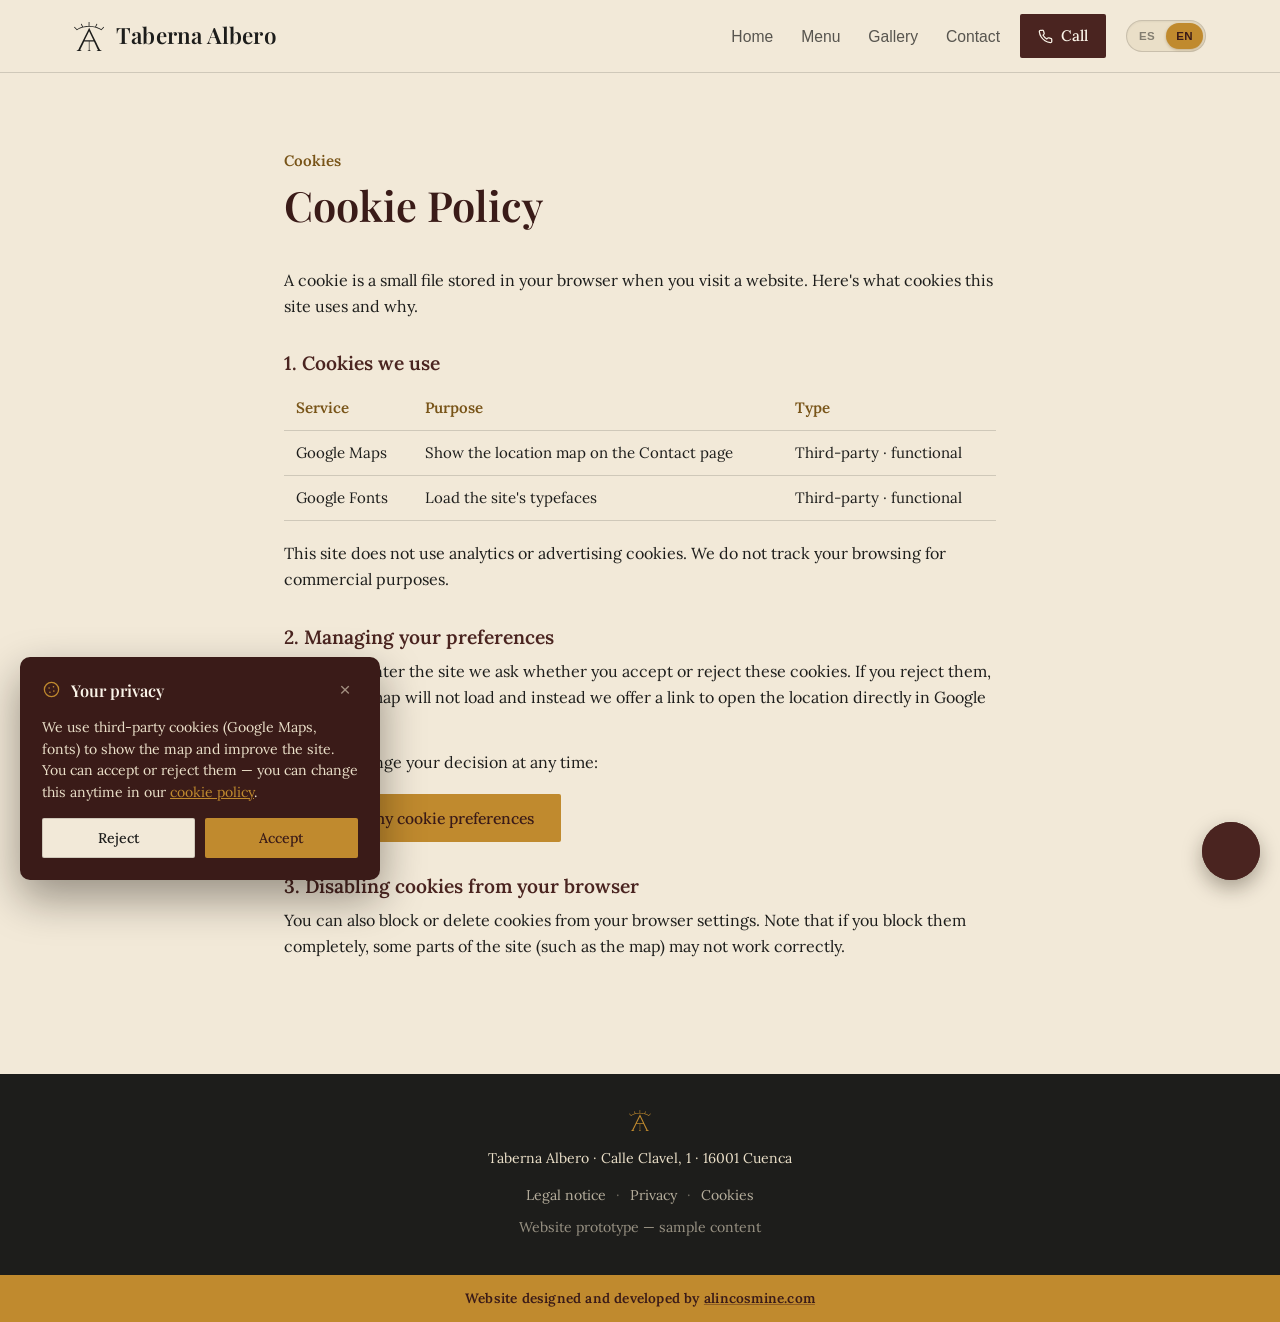
<file: en/cookies.html>
<!DOCTYPE html>
<html lang="en">
<head>
<meta charset="UTF-8">
<meta name="viewport" content="width=device-width, initial-scale=1.0">
<title>Cookie Policy — Taberna Albero</title>
<meta name="description" content="Which cookies Taberna Albero's website uses and how to manage them.">
<link rel="canonical" href="https://tabernaalbero.es/en/cookies.html">
<link rel="alternate" hreflang="es" href="https://tabernaalbero.es/cookies.html">
<link rel="alternate" hreflang="en" href="https://tabernaalbero.es/en/cookies.html">
<link rel="alternate" hreflang="x-default" href="https://tabernaalbero.es/cookies.html">

<link rel="icon" href="../img/favicon.ico" sizes="any">
<link rel="icon" type="image/png" sizes="32x32" href="../img/favicon-32.png">
<link rel="apple-touch-icon" sizes="180x180" href="../img/apple-touch-icon.png">
<meta name="theme-color" content="#4A2420">

<meta property="og:type" content="website">
<meta property="og:site_name" content="Taberna Albero">
<meta property="og:title" content="Cookie Policy — Taberna Albero">
<meta property="og:description" content="Which cookies Taberna Albero's website uses and how to manage them.">
<meta property="og:image" content="../img/entrada-fachada.jpg">
<meta property="og:url" content="https://tabernaalbero.es/en/cookies.html">
<meta name="twitter:card" content="summary_large_image">
<meta name="twitter:title" content="Cookie Policy — Taberna Albero">
<meta name="twitter:description" content="Which cookies Taberna Albero's website uses and how to manage them.">
<meta name="twitter:image" content="../img/entrada-fachada.jpg">

<script type="application/ld+json">
{
  "@context": "https://schema.org",
  "@type": "Restaurant",
  "name": "Taberna Albero",
  "servesCuisine": ["Castilian-La Mancha", "Mediterranean", "Spanish"],
  "priceRange": "€€",
  "telephone": "+34659110956",
  "address": {
    "@type": "PostalAddress",
    "streetAddress": "Calle Clavel, 1",
    "addressLocality": "Cuenca",
    "postalCode": "16001",
    "addressCountry": "ES"
  },
  "aggregateRating": {
    "@type": "AggregateRating",
    "ratingValue": "4.5",
    "reviewCount": "950"
  },
  "openingHoursSpecification": [
    {"@type": "OpeningHoursSpecification", "dayOfWeek": "Friday", "opens": "20:00", "closes": "23:59"},
    {"@type": "OpeningHoursSpecification", "dayOfWeek": "Saturday", "opens": "12:00", "closes": "16:00"},
    {"@type": "OpeningHoursSpecification", "dayOfWeek": "Saturday", "opens": "20:00", "closes": "23:59"},
    {"@type": "OpeningHoursSpecification", "dayOfWeek": "Sunday", "opens": "12:00", "closes": "16:00"}
  ]
}
</script>

<link rel="preconnect" href="https://fonts.googleapis.com">
<link rel="preconnect" href="https://fonts.gstatic.com" crossorigin>
<link href="https://fonts.googleapis.com/css2?family=Playfair+Display:ital,wght@0,400;0,600;0,700;1,400;1,600&family=Lora:ital,wght@0,400;0,500;0,600;1,400&display=swap" rel="stylesheet">
<link rel="stylesheet" href="../style.css">
</head>
<body>
<a class="skip-link" href="#main">Skip to content</a>
<div class="loader" id="loader"><span class="loader-mark"><svg viewBox="0 0 927 889.61" xmlns="http://www.w3.org/2000/svg"><path d="M0,162l89,91,45-29,46-23,49-19,40-12,49-11,61-9,37-3,24-1h50l43,3,42,5,44,8,55,14,39,13,41,17,48,25,36,24,89-92-19-15-72,75h-2l-34-21-36-18-49-20-40-13,2-6,40-83-2-2-19-8-7,12-32,69-7,12-43-10-45-7-39-4-14-1-35-1V1l-1-1h-23l-1,122-51,2-46,5-42,7-33,8-7-12-37-80h-2l-20,10,40,89-41,12-38,15-52,26-28,18L19,147,0,162ZM820.96,869.26s-17.06-7.71-30-25.56c-15.56-21.46-148.08-292.05-324.92-663.66-174.41,356.8-303.47,616.3-319.95,646.83-6.16,11.4-17.21,29.01-37.44,40.3-10.32,5.77-19.82,8.1-25.17,9.13v13.31h144.52v-12.26c-12.41-3.03-20.98-7.59-26.61-11.35-1.68-1.12-2.22-1.59-2.61-1.96-9.47-9.1.39-34.12,4.94-44.49,36.43-74.5,72.86-149.01,109.29-223.52h142.14v259.73c-1.01,2.69-4.15,9.96-12,15.26-9.18,6.21-18.63,5.56-21.26,5.28v13.31h86.77v-12.62c-2.48.21-14.89,1.02-24.94-7.92-5.55-4.94-7.97-10.69-9-13.8v-259.27h137.28c64.27,135.34,109.94,230.68,117.36,242.98,1.13,1.87,5.43,8.56,3.91,16.19-1.23,6.19-5.73,10.14-8.12,12.23-9.2,8.07-20.51,8.64-24.94,8.61v13.11h144v-13.99c-5.49-.43-13.99-1.68-23.25-5.87ZM327,563.46l136.84-282.13,133.94,282.13h-270.78Z" fill="currentColor"/></svg></span></div>
<header>
  <div class="header-inner">
    <a href="index.html" class="brand">
      <span class="mark"><svg viewBox="0 0 927 889.61" xmlns="http://www.w3.org/2000/svg"><path d="M0,162l89,91,45-29,46-23,49-19,40-12,49-11,61-9,37-3,24-1h50l43,3,42,5,44,8,55,14,39,13,41,17,48,25,36,24,89-92-19-15-72,75h-2l-34-21-36-18-49-20-40-13,2-6,40-83-2-2-19-8-7,12-32,69-7,12-43-10-45-7-39-4-14-1-35-1V1l-1-1h-23l-1,122-51,2-46,5-42,7-33,8-7-12-37-80h-2l-20,10,40,89-41,12-38,15-52,26-28,18L19,147,0,162ZM820.96,869.26s-17.06-7.71-30-25.56c-15.56-21.46-148.08-292.05-324.92-663.66-174.41,356.8-303.47,616.3-319.95,646.83-6.16,11.4-17.21,29.01-37.44,40.3-10.32,5.77-19.82,8.1-25.17,9.13v13.31h144.52v-12.26c-12.41-3.03-20.98-7.59-26.61-11.35-1.68-1.12-2.22-1.59-2.61-1.96-9.47-9.1.39-34.12,4.94-44.49,36.43-74.5,72.86-149.01,109.29-223.52h142.14v259.73c-1.01,2.69-4.15,9.96-12,15.26-9.18,6.21-18.63,5.56-21.26,5.28v13.31h86.77v-12.62c-2.48.21-14.89,1.02-24.94-7.92-5.55-4.94-7.97-10.69-9-13.8v-259.27h137.28c64.27,135.34,109.94,230.68,117.36,242.98,1.13,1.87,5.43,8.56,3.91,16.19-1.23,6.19-5.73,10.14-8.12,12.23-9.2,8.07-20.51,8.64-24.94,8.61v13.11h144v-13.99c-5.49-.43-13.99-1.68-23.25-5.87ZM327,563.46l136.84-282.13,133.94,282.13h-270.78Z" fill="currentColor"/></svg></span>
      <span class="brand-name">Taberna Albero</span>
    </a>
    <div class="header-actions">
      <button class="nav-toggle" aria-label="Menu">
        <svg viewBox="0 0 24 24" fill="none" stroke="currentColor" stroke-width="1.6"><line x1="3" y1="6" x2="21" y2="6"/><line x1="3" y1="12" x2="21" y2="12"/><line x1="3" y1="18" x2="21" y2="18"/></svg>
      </button>
      <nav class="links">
        <a href="index.html" class="">Home</a>
        <a href="menu.html" class="">Menu</a>
        <a href="galeria.html" class="">Gallery</a>
        <a href="contacto.html" class="">Contact</a>
        <a href="tel:+34659110956" class="call-btn nav-call">
          <svg viewBox="0 0 24 24" fill="none" stroke="currentColor" stroke-width="2"><path d="M22 16.92v3a2 2 0 0 1-2.18 2 19.79 19.79 0 0 1-8.63-3.07 19.5 19.5 0 0 1-6-6 19.79 19.79 0 0 1-3.07-8.67A2 2 0 0 1 4.11 2h3a2 2 0 0 1 2 1.72c.127.96.362 1.903.7 2.81a2 2 0 0 1-.45 2.11L8.09 9.91a16 16 0 0 0 6 6l1.27-1.27a2 2 0 0 1 2.11-.45c.907.338 1.85.573 2.81.7A2 2 0 0 1 22 16.92z"/></svg>
          Call · 659 11 09 56
        </a>
      </nav>
      <a class="call-btn" href="tel:+34659110956">
        <svg viewBox="0 0 24 24" fill="none" stroke="currentColor" stroke-width="2"><path d="M22 16.92v3a2 2 0 0 1-2.18 2 19.79 19.79 0 0 1-8.63-3.07 19.5 19.5 0 0 1-6-6 19.79 19.79 0 0 1-3.07-8.67A2 2 0 0 1 4.11 2h3a2 2 0 0 1 2 1.72c.127.96.362 1.903.7 2.81a2 2 0 0 1-.45 2.11L8.09 9.91a16 16 0 0 0 6 6l1.27-1.27a2 2 0 0 1 2.11-.45c.907.338 1.85.573 2.81.7A2 2 0 0 1 22 16.92z"/></svg>
        Call
      </a>
      <a href="../cookies.html" class="lang-switch" aria-label="Cambiar a español">
        <span class="lang-opt">ES</span>
        <span class="lang-opt active">EN</span>
      </a>
    </div>
  </div>
</header>

<a class="fab-call" href="tel:+34659110956" aria-label="Call Taberna Albero">
  <svg viewBox="0 0 24 24" fill="none" stroke="currentColor" stroke-width="2"><path d="M22 16.92v3a2 2 0 0 1-2.18 2 19.79 19.79 0 0 1-8.63-3.07 19.5 19.5 0 0 1-6-6 19.79 19.79 0 0 1-3.07-8.67A2 2 0 0 1 4.11 2h3a2 2 0 0 1 2 1.72c.127.96.362 1.903.7 2.81a2 2 0 0 1-.45 2.11L8.09 9.91a16 16 0 0 0 6 6l1.27-1.27a2 2 0 0 1 2.11-.45c.907.338 1.85.573 2.81.7A2 2 0 0 1 22 16.92z"/></svg>
</a>
<main id="main">
<div class="legal-wrap">
  <div class="section-head" style="margin-bottom:40px;">
    <div class="kicker">Cookies</div>
    <h1 style="font-size:clamp(1.9rem,3.6vw,2.6rem); color:var(--wine-2);">Cookie Policy</h1>
  </div>
  <div class="legal-body">

<p>A cookie is a small file stored in your browser when you visit a website. Here's what cookies this site uses and why.</p>

<h2>1. Cookies we use</h2>
<table>
<tr><th>Service</th><th>Purpose</th><th>Type</th></tr>
<tr><td>Google Maps</td><td>Show the location map on the Contact page</td><td>Third-party · functional</td></tr>
<tr><td>Google Fonts</td><td>Load the site's typefaces</td><td>Third-party · functional</td></tr>
</table>
<p>This site does not use analytics or advertising cookies. We do not track your browsing for commercial purposes.</p>

<h2>2. Managing your preferences</h2>
<p>When you enter the site we ask whether you accept or reject these cookies. If you reject them, the Google map will not load and instead we offer a link to open the location directly in Google Maps.</p>
<p>You can change your decision at any time:</p>
<p style="margin-top:18px;"><button class="btn btn-primary" id="reopen-cookies" type="button">Change my cookie preferences</button></p>

<h2>3. Disabling cookies from your browser</h2>
<p>You can also block or delete cookies from your browser settings. Note that if you block them completely, some parts of the site (such as the map) may not work correctly.</p>

  </div>
</div>
</main><footer>
  <span class="mark"><svg viewBox="0 0 927 889.61" xmlns="http://www.w3.org/2000/svg"><path d="M0,162l89,91,45-29,46-23,49-19,40-12,49-11,61-9,37-3,24-1h50l43,3,42,5,44,8,55,14,39,13,41,17,48,25,36,24,89-92-19-15-72,75h-2l-34-21-36-18-49-20-40-13,2-6,40-83-2-2-19-8-7,12-32,69-7,12-43-10-45-7-39-4-14-1-35-1V1l-1-1h-23l-1,122-51,2-46,5-42,7-33,8-7-12-37-80h-2l-20,10,40,89-41,12-38,15-52,26-28,18L19,147,0,162ZM820.96,869.26s-17.06-7.71-30-25.56c-15.56-21.46-148.08-292.05-324.92-663.66-174.41,356.8-303.47,616.3-319.95,646.83-6.16,11.4-17.21,29.01-37.44,40.3-10.32,5.77-19.82,8.1-25.17,9.13v13.31h144.52v-12.26c-12.41-3.03-20.98-7.59-26.61-11.35-1.68-1.12-2.22-1.59-2.61-1.96-9.47-9.1.39-34.12,4.94-44.49,36.43-74.5,72.86-149.01,109.29-223.52h142.14v259.73c-1.01,2.69-4.15,9.96-12,15.26-9.18,6.21-18.63,5.56-21.26,5.28v13.31h86.77v-12.62c-2.48.21-14.89,1.02-24.94-7.92-5.55-4.94-7.97-10.69-9-13.8v-259.27h137.28c64.27,135.34,109.94,230.68,117.36,242.98,1.13,1.87,5.43,8.56,3.91,16.19-1.23,6.19-5.73,10.14-8.12,12.23-9.2,8.07-20.51,8.64-24.94,8.61v13.11h144v-13.99c-5.49-.43-13.99-1.68-23.25-5.87ZM327,563.46l136.84-282.13,133.94,282.13h-270.78Z" fill="currentColor"/></svg></span>
  <div>Taberna Albero · Calle Clavel, 1 · 16001 Cuenca</div>
  <div class="footer-legal">
    <a href="aviso-legal.html">Legal notice</a>
    <span>·</span>
    <a href="privacidad.html">Privacy</a>
    <span>·</span>
    <a href="cookies.html">Cookies</a>
  </div>
  <div style="margin-top:10px; opacity:.6;">Website prototype — sample content</div>
</footer>
<div class="footer-credit">Website designed and developed by <a href="https://www.alincosmine.com" target="_blank" rel="noopener">alincosmine.com</a></div>

<div class="cookie-banner" id="cookie-banner">
  <div class="cookie-banner-head">
    <span class="mark"><svg viewBox="0 0 24 24" fill="none" stroke="currentColor" stroke-width="1.6"><circle cx="12" cy="12" r="9"/><circle cx="9" cy="10" r="1" fill="currentColor" stroke="none"/><circle cx="14.5" cy="8.5" r="1" fill="currentColor" stroke="none"/><circle cx="15" cy="14" r="1" fill="currentColor" stroke="none"/><circle cx="10" cy="15.5" r="1" fill="currentColor" stroke="none"/></svg></span>
    <strong>Your privacy</strong>
    <button class="cookie-close" id="cookie-close" type="button" aria-label="Close">&times;</button>
  </div>
  <p>We use third-party cookies (Google Maps, fonts) to show the map and improve the site. You can accept or reject them — you can change this anytime in our <a href="cookies.html">cookie policy</a>.</p>
  <div class="cookie-actions">
    <button class="btn btn-ghost-dark" id="cookie-reject">Reject</button>
    <button class="btn btn-primary" id="cookie-accept">Accept</button>
  </div>
</div>

<script src="../script.js"></script>
</body>
</html>
</file>
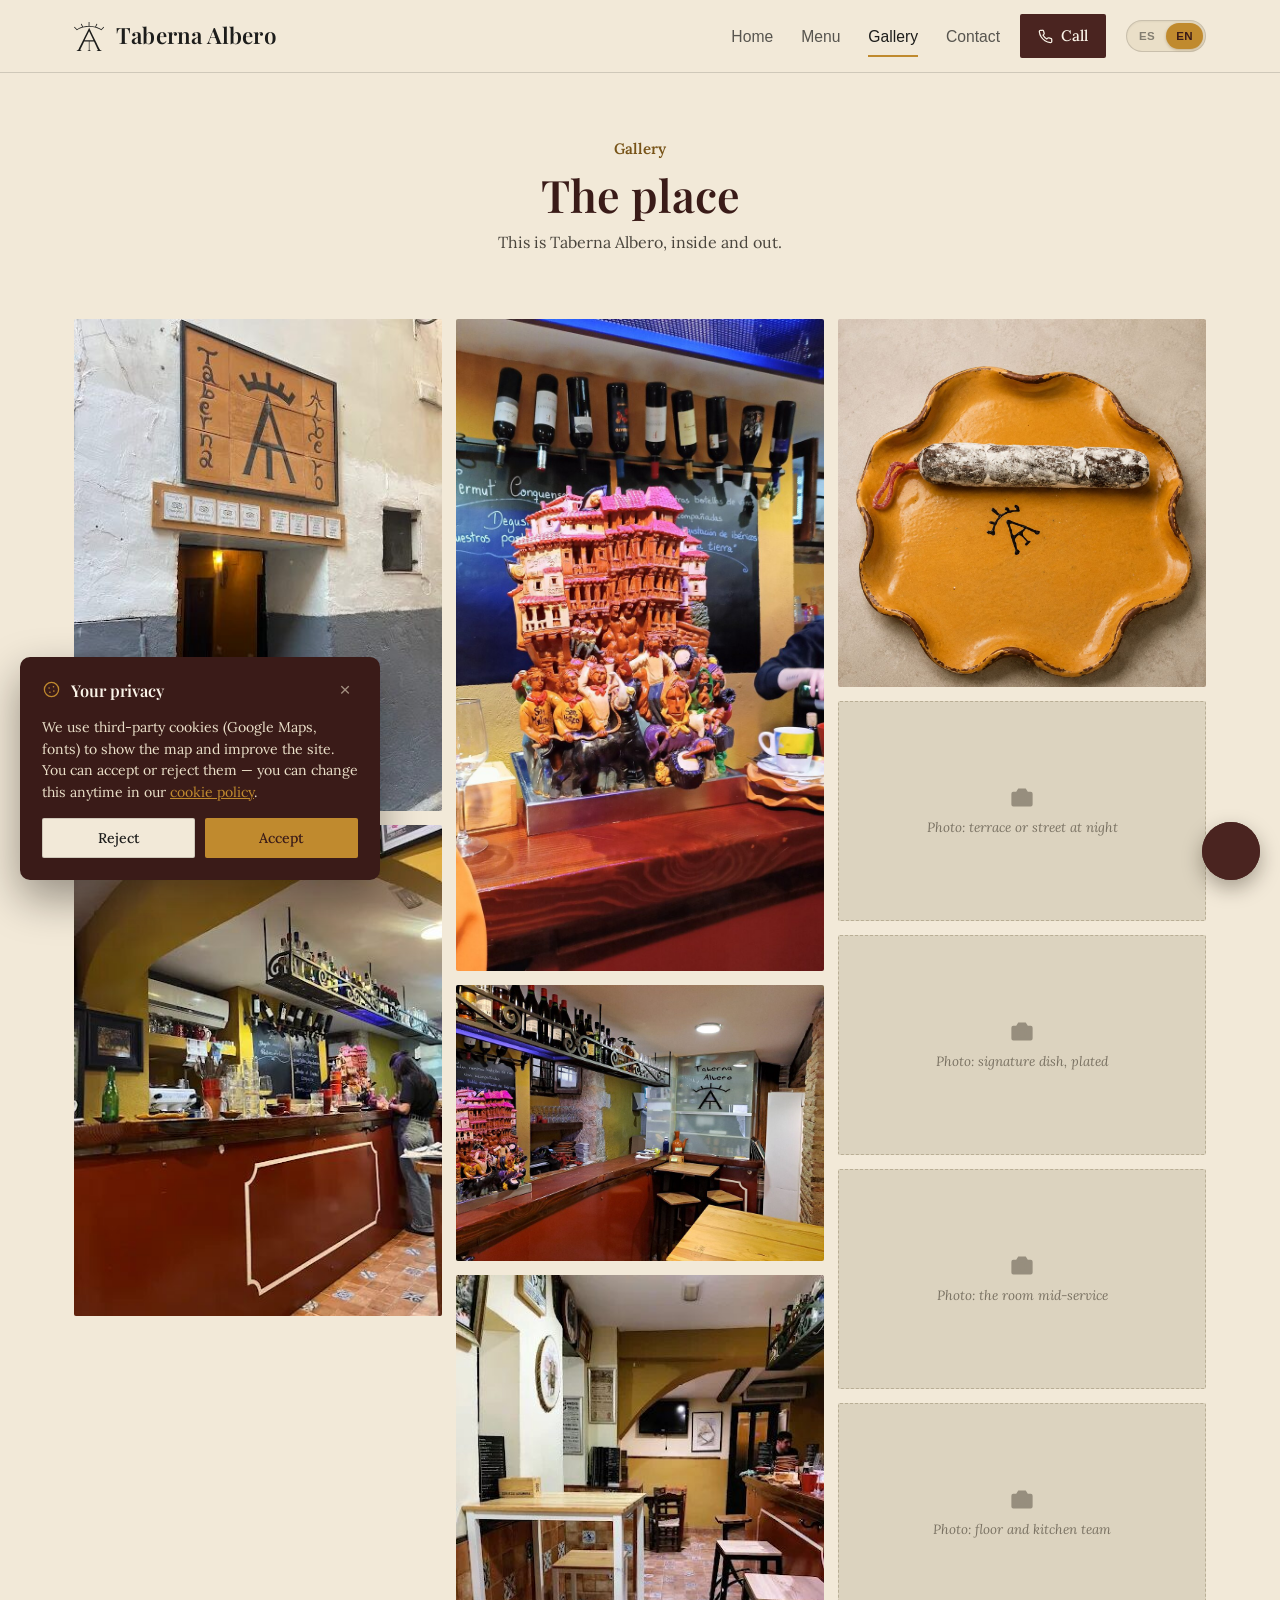
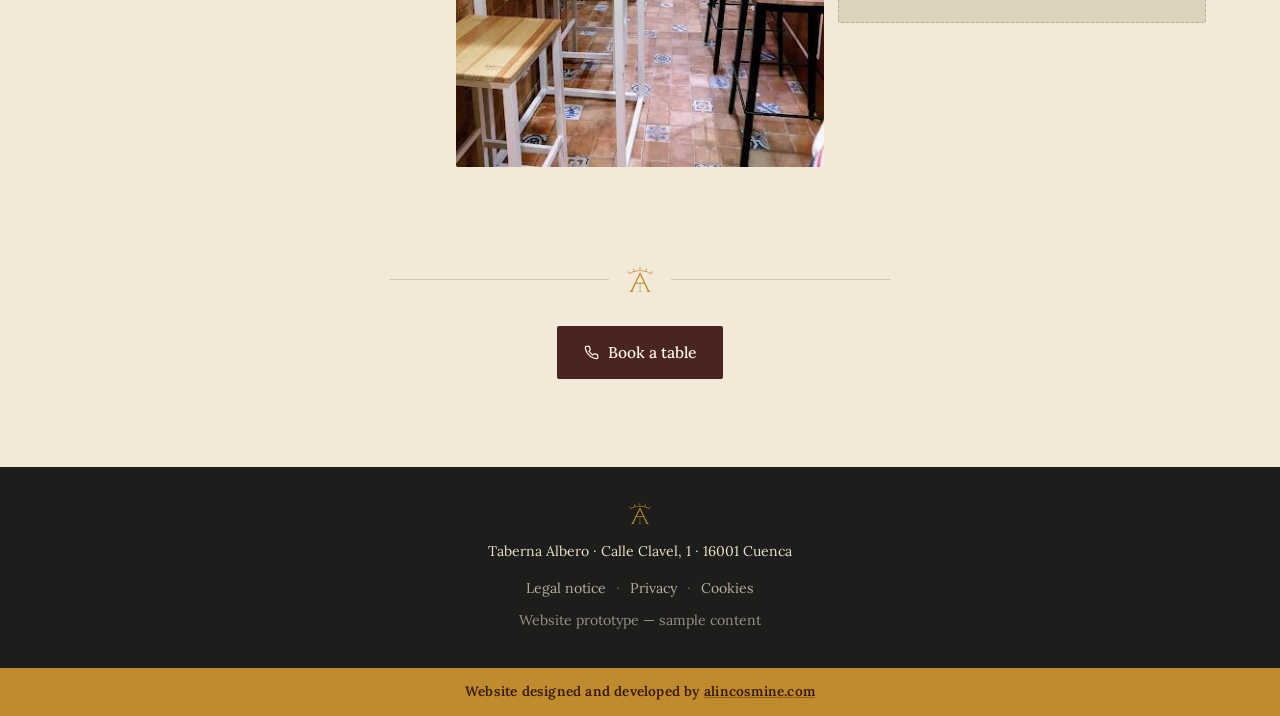
<file: en/galeria.html>
<!DOCTYPE html>
<html lang="en">
<head>
<meta charset="UTF-8">
<meta name="viewport" content="width=device-width, initial-scale=1.0">
<title>Gallery — Taberna Albero</title>
<meta name="description" content="Photos of Taberna Albero's dining room and bar in the old town of Cuenca.">
<link rel="canonical" href="https://tabernaalbero.es/en/galeria.html">
<link rel="alternate" hreflang="es" href="https://tabernaalbero.es/galeria.html">
<link rel="alternate" hreflang="en" href="https://tabernaalbero.es/en/galeria.html">
<link rel="alternate" hreflang="x-default" href="https://tabernaalbero.es/galeria.html">

<link rel="icon" href="../img/favicon.ico" sizes="any">
<link rel="icon" type="image/png" sizes="32x32" href="../img/favicon-32.png">
<link rel="apple-touch-icon" sizes="180x180" href="../img/apple-touch-icon.png">
<meta name="theme-color" content="#4A2420">

<meta property="og:type" content="website">
<meta property="og:site_name" content="Taberna Albero">
<meta property="og:title" content="Gallery — Taberna Albero">
<meta property="og:description" content="Photos of Taberna Albero's dining room and bar in the old town of Cuenca.">
<meta property="og:image" content="../img/escultura-sanmateo.jpg">
<meta property="og:url" content="https://tabernaalbero.es/en/galeria.html">
<meta name="twitter:card" content="summary_large_image">
<meta name="twitter:title" content="Gallery — Taberna Albero">
<meta name="twitter:description" content="Photos of Taberna Albero's dining room and bar in the old town of Cuenca.">
<meta name="twitter:image" content="../img/escultura-sanmateo.jpg">

<script type="application/ld+json">
{
  "@context": "https://schema.org",
  "@type": "Restaurant",
  "name": "Taberna Albero",
  "servesCuisine": ["Castilian-La Mancha", "Mediterranean", "Spanish"],
  "priceRange": "€€",
  "telephone": "+34659110956",
  "address": {
    "@type": "PostalAddress",
    "streetAddress": "Calle Clavel, 1",
    "addressLocality": "Cuenca",
    "postalCode": "16001",
    "addressCountry": "ES"
  },
  "aggregateRating": {
    "@type": "AggregateRating",
    "ratingValue": "4.5",
    "reviewCount": "950"
  },
  "openingHoursSpecification": [
    {"@type": "OpeningHoursSpecification", "dayOfWeek": "Friday", "opens": "20:00", "closes": "23:59"},
    {"@type": "OpeningHoursSpecification", "dayOfWeek": "Saturday", "opens": "12:00", "closes": "16:00"},
    {"@type": "OpeningHoursSpecification", "dayOfWeek": "Saturday", "opens": "20:00", "closes": "23:59"},
    {"@type": "OpeningHoursSpecification", "dayOfWeek": "Sunday", "opens": "12:00", "closes": "16:00"}
  ]
}
</script>

<link rel="preconnect" href="https://fonts.googleapis.com">
<link rel="preconnect" href="https://fonts.gstatic.com" crossorigin>
<link href="https://fonts.googleapis.com/css2?family=Playfair+Display:ital,wght@0,400;0,600;0,700;1,400;1,600&family=Lora:ital,wght@0,400;0,500;0,600;1,400&display=swap" rel="stylesheet">
<link rel="stylesheet" href="../style.css">
</head>
<body>
<a class="skip-link" href="#main">Skip to content</a>
<div class="loader" id="loader"><span class="loader-mark"><svg viewBox="0 0 927 889.61" xmlns="http://www.w3.org/2000/svg"><path d="M0,162l89,91,45-29,46-23,49-19,40-12,49-11,61-9,37-3,24-1h50l43,3,42,5,44,8,55,14,39,13,41,17,48,25,36,24,89-92-19-15-72,75h-2l-34-21-36-18-49-20-40-13,2-6,40-83-2-2-19-8-7,12-32,69-7,12-43-10-45-7-39-4-14-1-35-1V1l-1-1h-23l-1,122-51,2-46,5-42,7-33,8-7-12-37-80h-2l-20,10,40,89-41,12-38,15-52,26-28,18L19,147,0,162ZM820.96,869.26s-17.06-7.71-30-25.56c-15.56-21.46-148.08-292.05-324.92-663.66-174.41,356.8-303.47,616.3-319.95,646.83-6.16,11.4-17.21,29.01-37.44,40.3-10.32,5.77-19.82,8.1-25.17,9.13v13.31h144.52v-12.26c-12.41-3.03-20.98-7.59-26.61-11.35-1.68-1.12-2.22-1.59-2.61-1.96-9.47-9.1.39-34.12,4.94-44.49,36.43-74.5,72.86-149.01,109.29-223.52h142.14v259.73c-1.01,2.69-4.15,9.96-12,15.26-9.18,6.21-18.63,5.56-21.26,5.28v13.31h86.77v-12.62c-2.48.21-14.89,1.02-24.94-7.92-5.55-4.94-7.97-10.69-9-13.8v-259.27h137.28c64.27,135.34,109.94,230.68,117.36,242.98,1.13,1.87,5.43,8.56,3.91,16.19-1.23,6.19-5.73,10.14-8.12,12.23-9.2,8.07-20.51,8.64-24.94,8.61v13.11h144v-13.99c-5.49-.43-13.99-1.68-23.25-5.87ZM327,563.46l136.84-282.13,133.94,282.13h-270.78Z" fill="currentColor"/></svg></span></div>
<header>
  <div class="header-inner">
    <a href="index.html" class="brand">
      <span class="mark"><svg viewBox="0 0 927 889.61" xmlns="http://www.w3.org/2000/svg"><path d="M0,162l89,91,45-29,46-23,49-19,40-12,49-11,61-9,37-3,24-1h50l43,3,42,5,44,8,55,14,39,13,41,17,48,25,36,24,89-92-19-15-72,75h-2l-34-21-36-18-49-20-40-13,2-6,40-83-2-2-19-8-7,12-32,69-7,12-43-10-45-7-39-4-14-1-35-1V1l-1-1h-23l-1,122-51,2-46,5-42,7-33,8-7-12-37-80h-2l-20,10,40,89-41,12-38,15-52,26-28,18L19,147,0,162ZM820.96,869.26s-17.06-7.71-30-25.56c-15.56-21.46-148.08-292.05-324.92-663.66-174.41,356.8-303.47,616.3-319.95,646.83-6.16,11.4-17.21,29.01-37.44,40.3-10.32,5.77-19.82,8.1-25.17,9.13v13.31h144.52v-12.26c-12.41-3.03-20.98-7.59-26.61-11.35-1.68-1.12-2.22-1.59-2.61-1.96-9.47-9.1.39-34.12,4.94-44.49,36.43-74.5,72.86-149.01,109.29-223.52h142.14v259.73c-1.01,2.69-4.15,9.96-12,15.26-9.18,6.21-18.63,5.56-21.26,5.28v13.31h86.77v-12.62c-2.48.21-14.89,1.02-24.94-7.92-5.55-4.94-7.97-10.69-9-13.8v-259.27h137.28c64.27,135.34,109.94,230.68,117.36,242.98,1.13,1.87,5.43,8.56,3.91,16.19-1.23,6.19-5.73,10.14-8.12,12.23-9.2,8.07-20.51,8.64-24.94,8.61v13.11h144v-13.99c-5.49-.43-13.99-1.68-23.25-5.87ZM327,563.46l136.84-282.13,133.94,282.13h-270.78Z" fill="currentColor"/></svg></span>
      <span class="brand-name">Taberna Albero</span>
    </a>
    <div class="header-actions">
      <button class="nav-toggle" aria-label="Menu">
        <svg viewBox="0 0 24 24" fill="none" stroke="currentColor" stroke-width="1.6"><line x1="3" y1="6" x2="21" y2="6"/><line x1="3" y1="12" x2="21" y2="12"/><line x1="3" y1="18" x2="21" y2="18"/></svg>
      </button>
      <nav class="links">
        <a href="index.html" class="">Home</a>
        <a href="menu.html" class="">Menu</a>
        <a href="galeria.html" class="active">Gallery</a>
        <a href="contacto.html" class="">Contact</a>
        <a href="tel:+34659110956" class="call-btn nav-call">
          <svg viewBox="0 0 24 24" fill="none" stroke="currentColor" stroke-width="2"><path d="M22 16.92v3a2 2 0 0 1-2.18 2 19.79 19.79 0 0 1-8.63-3.07 19.5 19.5 0 0 1-6-6 19.79 19.79 0 0 1-3.07-8.67A2 2 0 0 1 4.11 2h3a2 2 0 0 1 2 1.72c.127.96.362 1.903.7 2.81a2 2 0 0 1-.45 2.11L8.09 9.91a16 16 0 0 0 6 6l1.27-1.27a2 2 0 0 1 2.11-.45c.907.338 1.85.573 2.81.7A2 2 0 0 1 22 16.92z"/></svg>
          Call · 659 11 09 56
        </a>
      </nav>
      <a class="call-btn" href="tel:+34659110956">
        <svg viewBox="0 0 24 24" fill="none" stroke="currentColor" stroke-width="2"><path d="M22 16.92v3a2 2 0 0 1-2.18 2 19.79 19.79 0 0 1-8.63-3.07 19.5 19.5 0 0 1-6-6 19.79 19.79 0 0 1-3.07-8.67A2 2 0 0 1 4.11 2h3a2 2 0 0 1 2 1.72c.127.96.362 1.903.7 2.81a2 2 0 0 1-.45 2.11L8.09 9.91a16 16 0 0 0 6 6l1.27-1.27a2 2 0 0 1 2.11-.45c.907.338 1.85.573 2.81.7A2 2 0 0 1 22 16.92z"/></svg>
        Call
      </a>
      <a href="../galeria.html" class="lang-switch" aria-label="Cambiar a español">
        <span class="lang-opt">ES</span>
        <span class="lang-opt active">EN</span>
      </a>
    </div>
  </div>
</header>

<a class="fab-call" href="tel:+34659110956" aria-label="Call Taberna Albero">
  <svg viewBox="0 0 24 24" fill="none" stroke="currentColor" stroke-width="2"><path d="M22 16.92v3a2 2 0 0 1-2.18 2 19.79 19.79 0 0 1-8.63-3.07 19.5 19.5 0 0 1-6-6 19.79 19.79 0 0 1-3.07-8.67A2 2 0 0 1 4.11 2h3a2 2 0 0 1 2 1.72c.127.96.362 1.903.7 2.81a2 2 0 0 1-.45 2.11L8.09 9.91a16 16 0 0 0 6 6l1.27-1.27a2 2 0 0 1 2.11-.45c.907.338 1.85.573 2.81.7A2 2 0 0 1 22 16.92z"/></svg>
</a>
<main id="main">
<div class="gallery-hero">
  <div class="kicker" style="text-align:center;">Gallery</div>
  <h1 style="font-size:clamp(2rem,4.6vw,2.8rem); color:var(--wine-2);">The place</h1>
  <p>This is Taberna Albero, inside and out.</p>
</div>
<div class="gallery-grid">
  <img src="../img/entrada-fachada.jpg" alt="Entrance of Taberna Albero">
  <img src="../img/barra-amarilla.jpg" alt="Bar at Taberna Albero" loading="lazy">
  <img src="../img/escultura-sanmateo.jpg" alt="San Mateo ceramic figures" loading="lazy">
  <img src="../img/bar-logo-cristal.jpg" alt="Corner with the frosted-glass logo" loading="lazy">
  <img src="../img/comedor-azulejo.jpg" alt="Dining room with hydraulic tile floor" loading="lazy">
  <img src="../img/salchichon-postre.jpg" alt="Chocolate salchichón, the house dessert" loading="lazy">
  <div class="ph "><span class="mark" style="width:26px;height:25px;"><svg viewBox="0 0 24 24" fill="none" stroke="currentColor" stroke-width="1.6"><path d="M4 8h3l2-3h6l2 3h3a1 1 0 0 1 1 1v10a1 1 0 0 1-1 1H4a1 1 0 0 1-1-1V9a1 1 0 0 1 1-1z"/><circle cx="12" cy="14" r="3.5"/></svg></span><span>Photo: terrace or street at night</span></div>
  <div class="ph "><span class="mark" style="width:26px;height:25px;"><svg viewBox="0 0 24 24" fill="none" stroke="currentColor" stroke-width="1.6"><path d="M4 8h3l2-3h6l2 3h3a1 1 0 0 1 1 1v10a1 1 0 0 1-1 1H4a1 1 0 0 1-1-1V9a1 1 0 0 1 1-1z"/><circle cx="12" cy="14" r="3.5"/></svg></span><span>Photo: signature dish, plated</span></div>
  <div class="ph "><span class="mark" style="width:26px;height:25px;"><svg viewBox="0 0 24 24" fill="none" stroke="currentColor" stroke-width="1.6"><path d="M4 8h3l2-3h6l2 3h3a1 1 0 0 1 1 1v10a1 1 0 0 1-1 1H4a1 1 0 0 1-1-1V9a1 1 0 0 1 1-1z"/><circle cx="12" cy="14" r="3.5"/></svg></span><span>Photo: the room mid-service</span></div>
  <div class="ph "><span class="mark" style="width:26px;height:25px;"><svg viewBox="0 0 24 24" fill="none" stroke="currentColor" stroke-width="1.6"><path d="M4 8h3l2-3h6l2 3h3a1 1 0 0 1 1 1v10a1 1 0 0 1-1 1H4a1 1 0 0 1-1-1V9a1 1 0 0 1 1-1z"/><circle cx="12" cy="14" r="3.5"/></svg></span><span>Photo: floor and kitchen team</span></div>
</div>

<div class="section" style="text-align:center; padding-top:0;">
  <div class="divider-mark" style="margin-bottom:34px;">
    <span class="line"></span><span class="mark"><svg viewBox="0 0 927 889.61" xmlns="http://www.w3.org/2000/svg"><path d="M0,162l89,91,45-29,46-23,49-19,40-12,49-11,61-9,37-3,24-1h50l43,3,42,5,44,8,55,14,39,13,41,17,48,25,36,24,89-92-19-15-72,75h-2l-34-21-36-18-49-20-40-13,2-6,40-83-2-2-19-8-7,12-32,69-7,12-43-10-45-7-39-4-14-1-35-1V1l-1-1h-23l-1,122-51,2-46,5-42,7-33,8-7-12-37-80h-2l-20,10,40,89-41,12-38,15-52,26-28,18L19,147,0,162ZM820.96,869.26s-17.06-7.71-30-25.56c-15.56-21.46-148.08-292.05-324.92-663.66-174.41,356.8-303.47,616.3-319.95,646.83-6.16,11.4-17.21,29.01-37.44,40.3-10.32,5.77-19.82,8.1-25.17,9.13v13.31h144.52v-12.26c-12.41-3.03-20.98-7.59-26.61-11.35-1.68-1.12-2.22-1.59-2.61-1.96-9.47-9.1.39-34.12,4.94-44.49,36.43-74.5,72.86-149.01,109.29-223.52h142.14v259.73c-1.01,2.69-4.15,9.96-12,15.26-9.18,6.21-18.63,5.56-21.26,5.28v13.31h86.77v-12.62c-2.48.21-14.89,1.02-24.94-7.92-5.55-4.94-7.97-10.69-9-13.8v-259.27h137.28c64.27,135.34,109.94,230.68,117.36,242.98,1.13,1.87,5.43,8.56,3.91,16.19-1.23,6.19-5.73,10.14-8.12,12.23-9.2,8.07-20.51,8.64-24.94,8.61v13.11h144v-13.99c-5.49-.43-13.99-1.68-23.25-5.87ZM327,563.46l136.84-282.13,133.94,282.13h-270.78Z" fill="currentColor"/></svg></span><span class="line"></span>
  </div>
  <a class="btn btn-wine" href="tel:+34659110956">
    <svg viewBox="0 0 24 24" fill="none" stroke="currentColor" stroke-width="2"><path d="M22 16.92v3a2 2 0 0 1-2.18 2 19.79 19.79 0 0 1-8.63-3.07 19.5 19.5 0 0 1-6-6 19.79 19.79 0 0 1-3.07-8.67A2 2 0 0 1 4.11 2h3a2 2 0 0 1 2 1.72c.127.96.362 1.903.7 2.81a2 2 0 0 1-.45 2.11L8.09 9.91a16 16 0 0 0 6 6l1.27-1.27a2 2 0 0 1 2.11-.45c.907.338 1.85.573 2.81.7A2 2 0 0 1 22 16.92z"/></svg>
    Book a table
  </a>
</div>
</main><footer>
  <span class="mark"><svg viewBox="0 0 927 889.61" xmlns="http://www.w3.org/2000/svg"><path d="M0,162l89,91,45-29,46-23,49-19,40-12,49-11,61-9,37-3,24-1h50l43,3,42,5,44,8,55,14,39,13,41,17,48,25,36,24,89-92-19-15-72,75h-2l-34-21-36-18-49-20-40-13,2-6,40-83-2-2-19-8-7,12-32,69-7,12-43-10-45-7-39-4-14-1-35-1V1l-1-1h-23l-1,122-51,2-46,5-42,7-33,8-7-12-37-80h-2l-20,10,40,89-41,12-38,15-52,26-28,18L19,147,0,162ZM820.96,869.26s-17.06-7.71-30-25.56c-15.56-21.46-148.08-292.05-324.92-663.66-174.41,356.8-303.47,616.3-319.95,646.83-6.16,11.4-17.21,29.01-37.44,40.3-10.32,5.77-19.82,8.1-25.17,9.13v13.31h144.52v-12.26c-12.41-3.03-20.98-7.59-26.61-11.35-1.68-1.12-2.22-1.59-2.61-1.96-9.47-9.1.39-34.12,4.94-44.49,36.43-74.5,72.86-149.01,109.29-223.52h142.14v259.73c-1.01,2.69-4.15,9.96-12,15.26-9.18,6.21-18.63,5.56-21.26,5.28v13.31h86.77v-12.62c-2.48.21-14.89,1.02-24.94-7.92-5.55-4.94-7.97-10.69-9-13.8v-259.27h137.28c64.27,135.34,109.94,230.68,117.36,242.98,1.13,1.87,5.43,8.56,3.91,16.19-1.23,6.19-5.73,10.14-8.12,12.23-9.2,8.07-20.51,8.64-24.94,8.61v13.11h144v-13.99c-5.49-.43-13.99-1.68-23.25-5.87ZM327,563.46l136.84-282.13,133.94,282.13h-270.78Z" fill="currentColor"/></svg></span>
  <div>Taberna Albero · Calle Clavel, 1 · 16001 Cuenca</div>
  <div class="footer-legal">
    <a href="aviso-legal.html">Legal notice</a>
    <span>·</span>
    <a href="privacidad.html">Privacy</a>
    <span>·</span>
    <a href="cookies.html">Cookies</a>
  </div>
  <div style="margin-top:10px; opacity:.6;">Website prototype — sample content</div>
</footer>
<div class="footer-credit">Website designed and developed by <a href="https://www.alincosmine.com" target="_blank" rel="noopener">alincosmine.com</a></div>

<div class="cookie-banner" id="cookie-banner">
  <div class="cookie-banner-head">
    <span class="mark"><svg viewBox="0 0 24 24" fill="none" stroke="currentColor" stroke-width="1.6"><circle cx="12" cy="12" r="9"/><circle cx="9" cy="10" r="1" fill="currentColor" stroke="none"/><circle cx="14.5" cy="8.5" r="1" fill="currentColor" stroke="none"/><circle cx="15" cy="14" r="1" fill="currentColor" stroke="none"/><circle cx="10" cy="15.5" r="1" fill="currentColor" stroke="none"/></svg></span>
    <strong>Your privacy</strong>
    <button class="cookie-close" id="cookie-close" type="button" aria-label="Close">&times;</button>
  </div>
  <p>We use third-party cookies (Google Maps, fonts) to show the map and improve the site. You can accept or reject them — you can change this anytime in our <a href="cookies.html">cookie policy</a>.</p>
  <div class="cookie-actions">
    <button class="btn btn-ghost-dark" id="cookie-reject">Reject</button>
    <button class="btn btn-primary" id="cookie-accept">Accept</button>
  </div>
</div>

<script src="../script.js"></script>
</body>
</html>
</file>
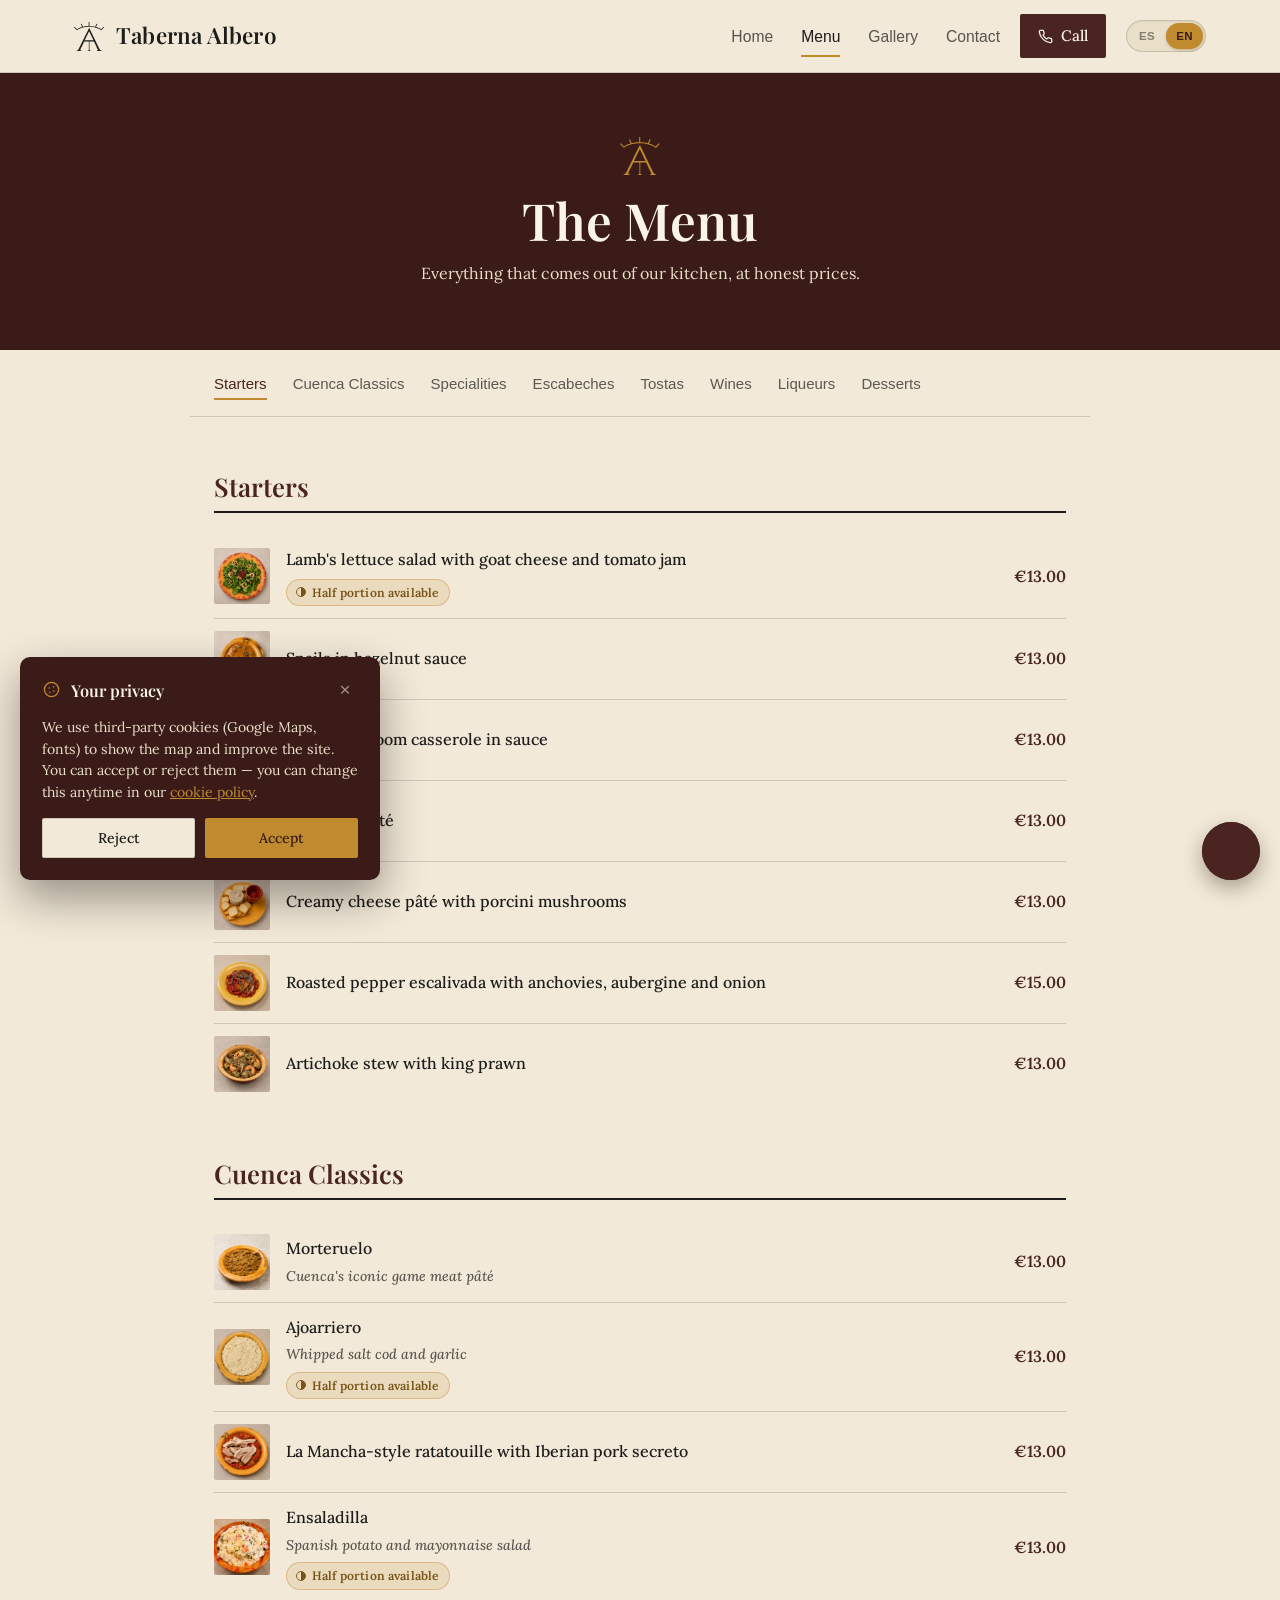
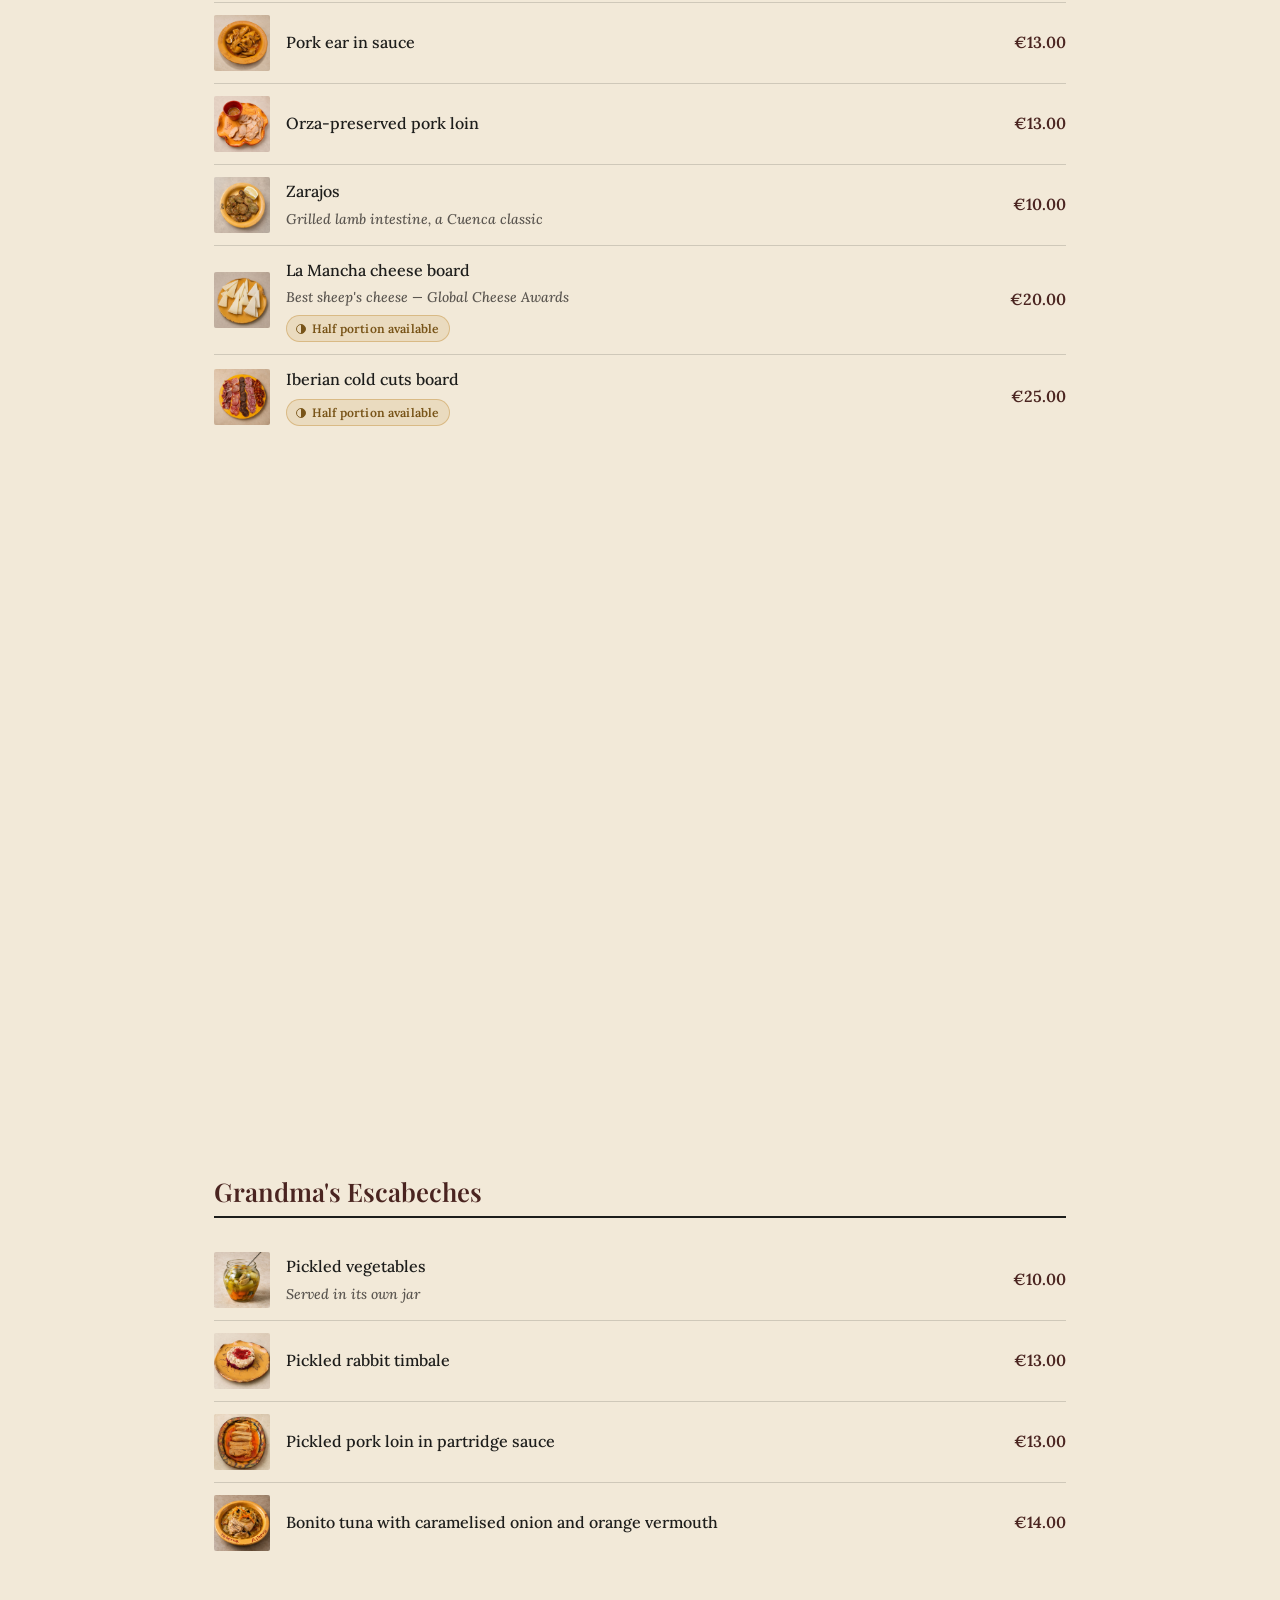
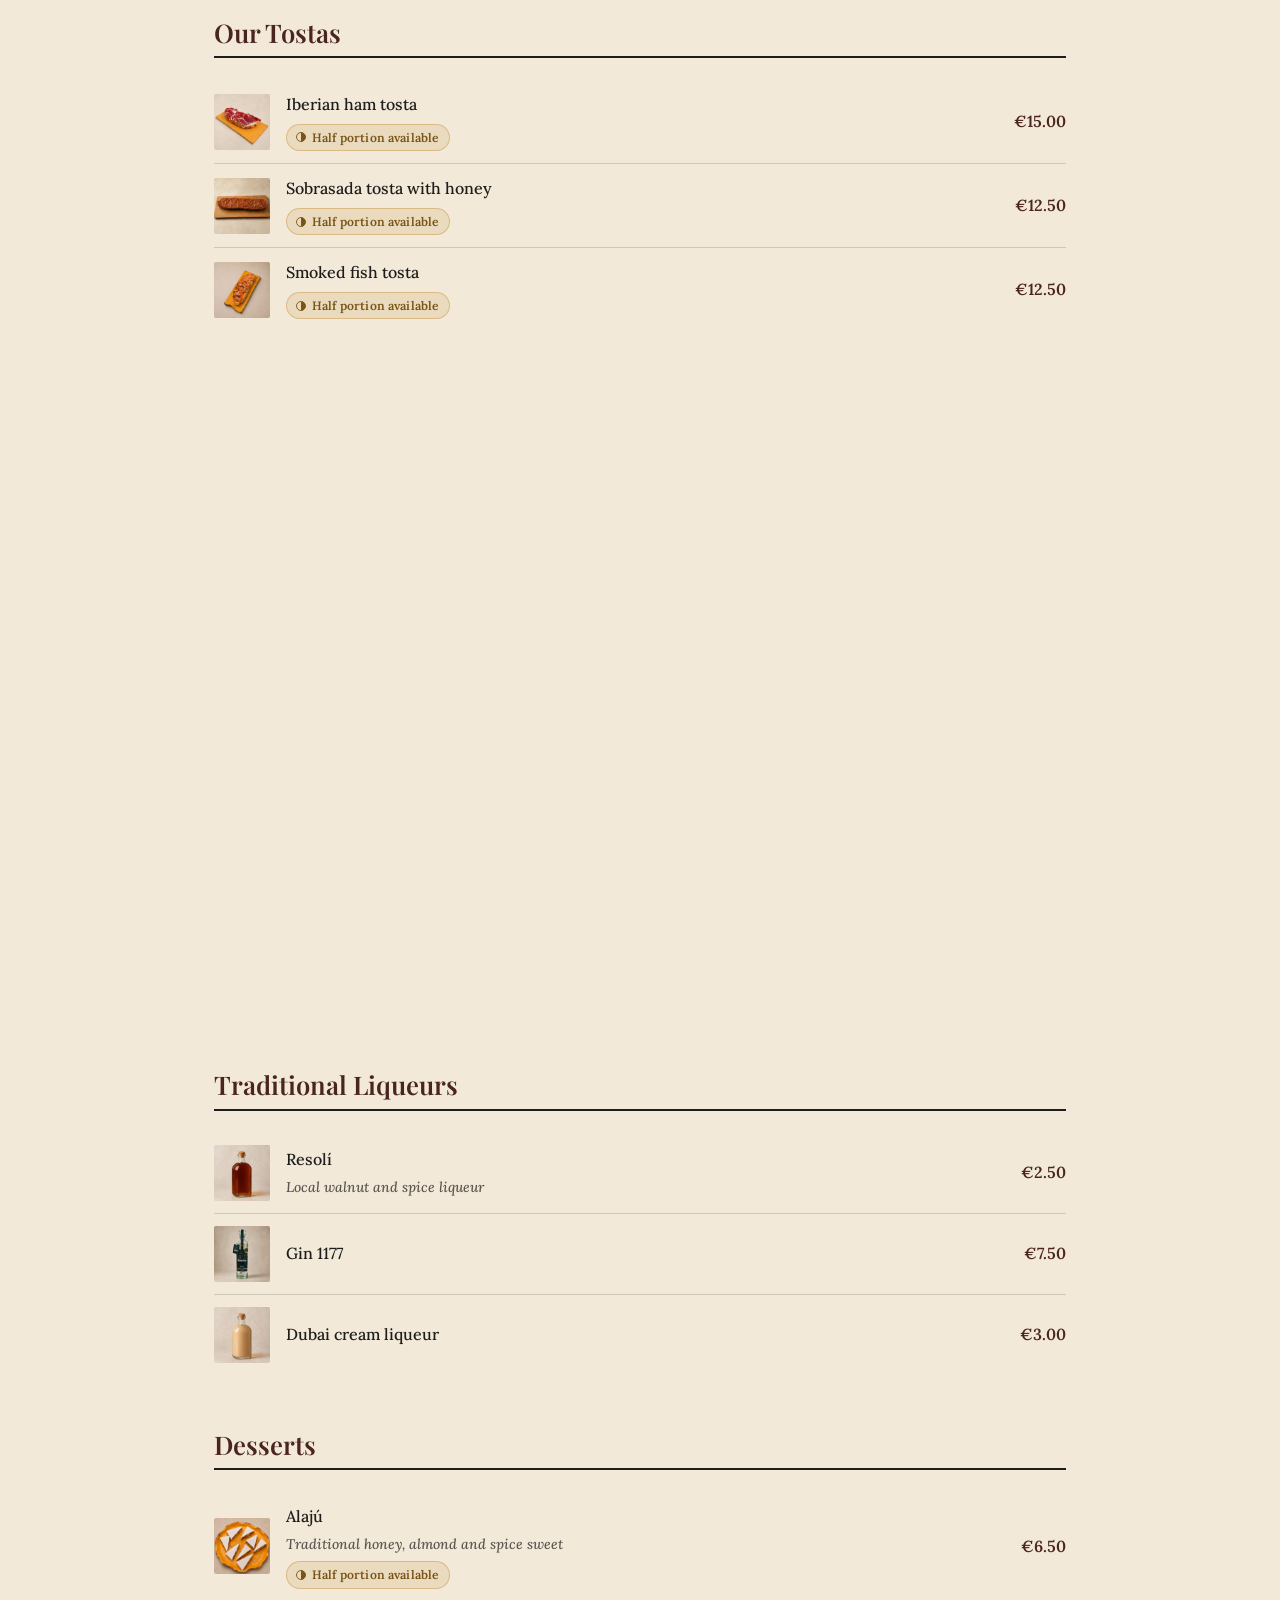
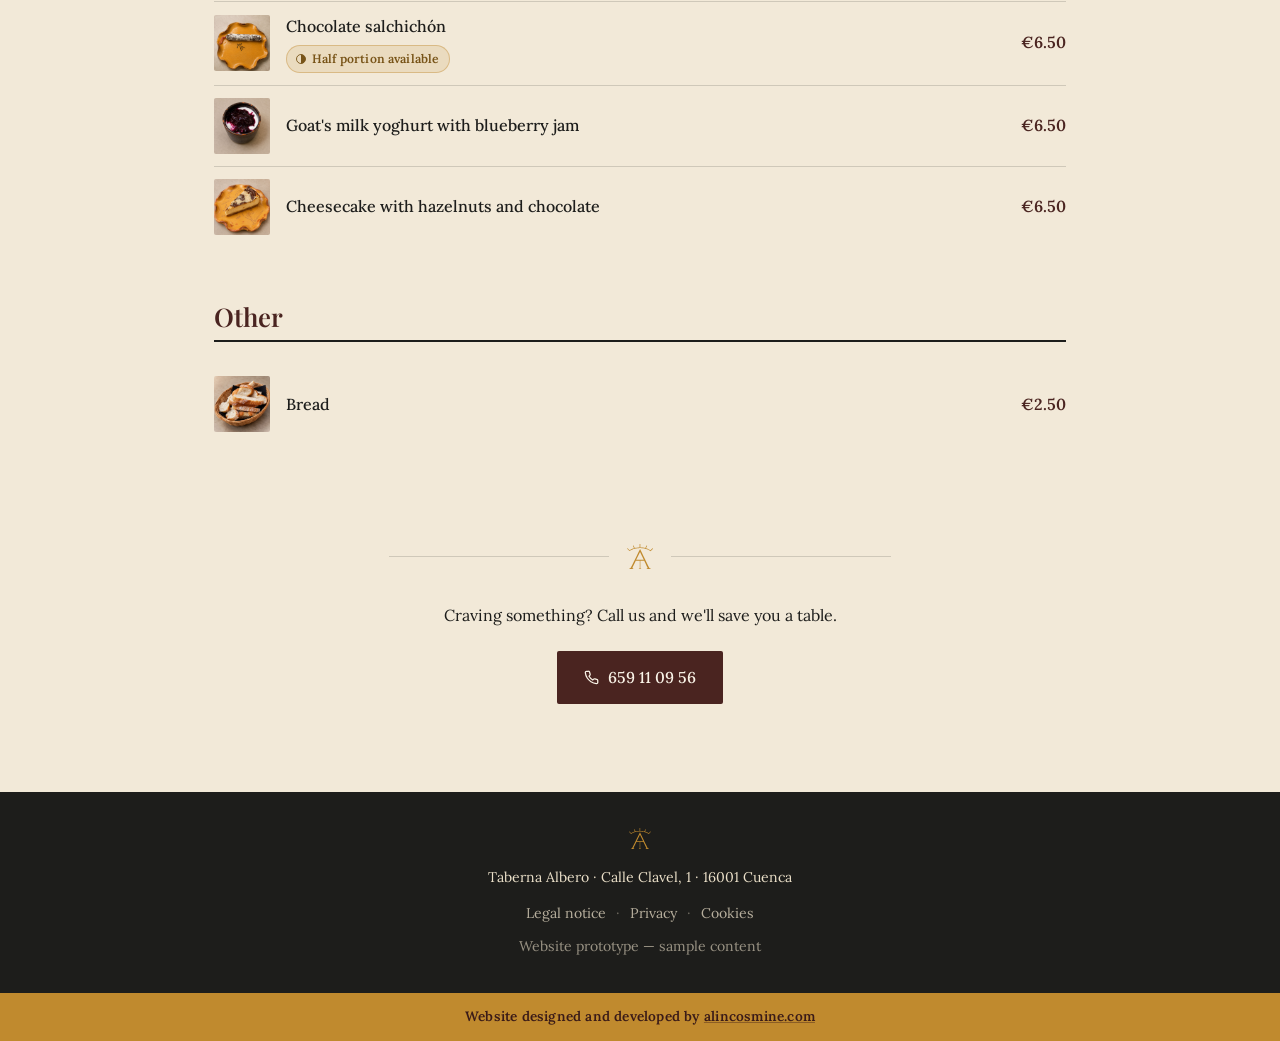
<file: en/menu.html>
<!DOCTYPE html>
<html lang="en">
<head>
<meta charset="UTF-8">
<meta name="viewport" content="width=device-width, initial-scale=1.0">
<title>The Menu — Taberna Albero</title>
<meta name="description" content="Full menu of Taberna Albero in Cuenca: starters, Cuenca classics, house specialities, wines and desserts.">
<link rel="canonical" href="https://tabernaalbero.es/en/menu.html">
<link rel="alternate" hreflang="es" href="https://tabernaalbero.es/menu.html">
<link rel="alternate" hreflang="en" href="https://tabernaalbero.es/en/menu.html">
<link rel="alternate" hreflang="x-default" href="https://tabernaalbero.es/menu.html">

<link rel="icon" href="../img/favicon.ico" sizes="any">
<link rel="icon" type="image/png" sizes="32x32" href="../img/favicon-32.png">
<link rel="apple-touch-icon" sizes="180x180" href="../img/apple-touch-icon.png">
<meta name="theme-color" content="#4A2420">

<meta property="og:type" content="website">
<meta property="og:site_name" content="Taberna Albero">
<meta property="og:title" content="The Menu — Taberna Albero">
<meta property="og:description" content="Full menu of Taberna Albero in Cuenca: starters, Cuenca classics, house specialities, wines and desserts.">
<meta property="og:image" content="../img/comedor-azulejo.jpg">
<meta property="og:url" content="https://tabernaalbero.es/en/menu.html">
<meta name="twitter:card" content="summary_large_image">
<meta name="twitter:title" content="The Menu — Taberna Albero">
<meta name="twitter:description" content="Full menu of Taberna Albero in Cuenca: starters, Cuenca classics, house specialities, wines and desserts.">
<meta name="twitter:image" content="../img/comedor-azulejo.jpg">

<script type="application/ld+json">
{
  "@context": "https://schema.org",
  "@type": "Restaurant",
  "name": "Taberna Albero",
  "servesCuisine": ["Castilian-La Mancha", "Mediterranean", "Spanish"],
  "priceRange": "€€",
  "telephone": "+34659110956",
  "address": {
    "@type": "PostalAddress",
    "streetAddress": "Calle Clavel, 1",
    "addressLocality": "Cuenca",
    "postalCode": "16001",
    "addressCountry": "ES"
  },
  "aggregateRating": {
    "@type": "AggregateRating",
    "ratingValue": "4.5",
    "reviewCount": "950"
  },
  "openingHoursSpecification": [
    {"@type": "OpeningHoursSpecification", "dayOfWeek": "Friday", "opens": "20:00", "closes": "23:59"},
    {"@type": "OpeningHoursSpecification", "dayOfWeek": "Saturday", "opens": "12:00", "closes": "16:00"},
    {"@type": "OpeningHoursSpecification", "dayOfWeek": "Saturday", "opens": "20:00", "closes": "23:59"},
    {"@type": "OpeningHoursSpecification", "dayOfWeek": "Sunday", "opens": "12:00", "closes": "16:00"}
  ]
}
</script>

<link rel="preconnect" href="https://fonts.googleapis.com">
<link rel="preconnect" href="https://fonts.gstatic.com" crossorigin>
<link href="https://fonts.googleapis.com/css2?family=Playfair+Display:ital,wght@0,400;0,600;0,700;1,400;1,600&family=Lora:ital,wght@0,400;0,500;0,600;1,400&display=swap" rel="stylesheet">
<link rel="stylesheet" href="../style.css">
</head>
<body>
<a class="skip-link" href="#main">Skip to content</a>
<div class="loader" id="loader"><span class="loader-mark"><svg viewBox="0 0 927 889.61" xmlns="http://www.w3.org/2000/svg"><path d="M0,162l89,91,45-29,46-23,49-19,40-12,49-11,61-9,37-3,24-1h50l43,3,42,5,44,8,55,14,39,13,41,17,48,25,36,24,89-92-19-15-72,75h-2l-34-21-36-18-49-20-40-13,2-6,40-83-2-2-19-8-7,12-32,69-7,12-43-10-45-7-39-4-14-1-35-1V1l-1-1h-23l-1,122-51,2-46,5-42,7-33,8-7-12-37-80h-2l-20,10,40,89-41,12-38,15-52,26-28,18L19,147,0,162ZM820.96,869.26s-17.06-7.71-30-25.56c-15.56-21.46-148.08-292.05-324.92-663.66-174.41,356.8-303.47,616.3-319.95,646.83-6.16,11.4-17.21,29.01-37.44,40.3-10.32,5.77-19.82,8.1-25.17,9.13v13.31h144.52v-12.26c-12.41-3.03-20.98-7.59-26.61-11.35-1.68-1.12-2.22-1.59-2.61-1.96-9.47-9.1.39-34.12,4.94-44.49,36.43-74.5,72.86-149.01,109.29-223.52h142.14v259.73c-1.01,2.69-4.15,9.96-12,15.26-9.18,6.21-18.63,5.56-21.26,5.28v13.31h86.77v-12.62c-2.48.21-14.89,1.02-24.94-7.92-5.55-4.94-7.97-10.69-9-13.8v-259.27h137.28c64.27,135.34,109.94,230.68,117.36,242.98,1.13,1.87,5.43,8.56,3.91,16.19-1.23,6.19-5.73,10.14-8.12,12.23-9.2,8.07-20.51,8.64-24.94,8.61v13.11h144v-13.99c-5.49-.43-13.99-1.68-23.25-5.87ZM327,563.46l136.84-282.13,133.94,282.13h-270.78Z" fill="currentColor"/></svg></span></div>
<header>
  <div class="header-inner">
    <a href="index.html" class="brand">
      <span class="mark"><svg viewBox="0 0 927 889.61" xmlns="http://www.w3.org/2000/svg"><path d="M0,162l89,91,45-29,46-23,49-19,40-12,49-11,61-9,37-3,24-1h50l43,3,42,5,44,8,55,14,39,13,41,17,48,25,36,24,89-92-19-15-72,75h-2l-34-21-36-18-49-20-40-13,2-6,40-83-2-2-19-8-7,12-32,69-7,12-43-10-45-7-39-4-14-1-35-1V1l-1-1h-23l-1,122-51,2-46,5-42,7-33,8-7-12-37-80h-2l-20,10,40,89-41,12-38,15-52,26-28,18L19,147,0,162ZM820.96,869.26s-17.06-7.71-30-25.56c-15.56-21.46-148.08-292.05-324.92-663.66-174.41,356.8-303.47,616.3-319.95,646.83-6.16,11.4-17.21,29.01-37.44,40.3-10.32,5.77-19.82,8.1-25.17,9.13v13.31h144.52v-12.26c-12.41-3.03-20.98-7.59-26.61-11.35-1.68-1.12-2.22-1.59-2.61-1.96-9.47-9.1.39-34.12,4.94-44.49,36.43-74.5,72.86-149.01,109.29-223.52h142.14v259.73c-1.01,2.69-4.15,9.96-12,15.26-9.18,6.21-18.63,5.56-21.26,5.28v13.31h86.77v-12.62c-2.48.21-14.89,1.02-24.94-7.92-5.55-4.94-7.97-10.69-9-13.8v-259.27h137.28c64.27,135.34,109.94,230.68,117.36,242.98,1.13,1.87,5.43,8.56,3.91,16.19-1.23,6.19-5.73,10.14-8.12,12.23-9.2,8.07-20.51,8.64-24.94,8.61v13.11h144v-13.99c-5.49-.43-13.99-1.68-23.25-5.87ZM327,563.46l136.84-282.13,133.94,282.13h-270.78Z" fill="currentColor"/></svg></span>
      <span class="brand-name">Taberna Albero</span>
    </a>
    <div class="header-actions">
      <button class="nav-toggle" aria-label="Menu">
        <svg viewBox="0 0 24 24" fill="none" stroke="currentColor" stroke-width="1.6"><line x1="3" y1="6" x2="21" y2="6"/><line x1="3" y1="12" x2="21" y2="12"/><line x1="3" y1="18" x2="21" y2="18"/></svg>
      </button>
      <nav class="links">
        <a href="index.html" class="">Home</a>
        <a href="menu.html" class="active">Menu</a>
        <a href="galeria.html" class="">Gallery</a>
        <a href="contacto.html" class="">Contact</a>
        <a href="tel:+34659110956" class="call-btn nav-call">
          <svg viewBox="0 0 24 24" fill="none" stroke="currentColor" stroke-width="2"><path d="M22 16.92v3a2 2 0 0 1-2.18 2 19.79 19.79 0 0 1-8.63-3.07 19.5 19.5 0 0 1-6-6 19.79 19.79 0 0 1-3.07-8.67A2 2 0 0 1 4.11 2h3a2 2 0 0 1 2 1.72c.127.96.362 1.903.7 2.81a2 2 0 0 1-.45 2.11L8.09 9.91a16 16 0 0 0 6 6l1.27-1.27a2 2 0 0 1 2.11-.45c.907.338 1.85.573 2.81.7A2 2 0 0 1 22 16.92z"/></svg>
          Call · 659 11 09 56
        </a>
      </nav>
      <a class="call-btn" href="tel:+34659110956">
        <svg viewBox="0 0 24 24" fill="none" stroke="currentColor" stroke-width="2"><path d="M22 16.92v3a2 2 0 0 1-2.18 2 19.79 19.79 0 0 1-8.63-3.07 19.5 19.5 0 0 1-6-6 19.79 19.79 0 0 1-3.07-8.67A2 2 0 0 1 4.11 2h3a2 2 0 0 1 2 1.72c.127.96.362 1.903.7 2.81a2 2 0 0 1-.45 2.11L8.09 9.91a16 16 0 0 0 6 6l1.27-1.27a2 2 0 0 1 2.11-.45c.907.338 1.85.573 2.81.7A2 2 0 0 1 22 16.92z"/></svg>
        Call
      </a>
      <a href="../menu.html" class="lang-switch" aria-label="Cambiar a español">
        <span class="lang-opt">ES</span>
        <span class="lang-opt active">EN</span>
      </a>
    </div>
  </div>
</header>

<a class="fab-call" href="tel:+34659110956" aria-label="Call Taberna Albero">
  <svg viewBox="0 0 24 24" fill="none" stroke="currentColor" stroke-width="2"><path d="M22 16.92v3a2 2 0 0 1-2.18 2 19.79 19.79 0 0 1-8.63-3.07 19.5 19.5 0 0 1-6-6 19.79 19.79 0 0 1-3.07-8.67A2 2 0 0 1 4.11 2h3a2 2 0 0 1 2 1.72c.127.96.362 1.903.7 2.81a2 2 0 0 1-.45 2.11L8.09 9.91a16 16 0 0 0 6 6l1.27-1.27a2 2 0 0 1 2.11-.45c.907.338 1.85.573 2.81.7A2 2 0 0 1 22 16.92z"/></svg>
</a>
<main id="main">
<div class="menu-hero">
  <span class="mark" style="width:40px;height:38px;color:var(--ochre);margin:0 auto 18px;display:block;"><svg viewBox="0 0 927 889.61" xmlns="http://www.w3.org/2000/svg"><path d="M0,162l89,91,45-29,46-23,49-19,40-12,49-11,61-9,37-3,24-1h50l43,3,42,5,44,8,55,14,39,13,41,17,48,25,36,24,89-92-19-15-72,75h-2l-34-21-36-18-49-20-40-13,2-6,40-83-2-2-19-8-7,12-32,69-7,12-43-10-45-7-39-4-14-1-35-1V1l-1-1h-23l-1,122-51,2-46,5-42,7-33,8-7-12-37-80h-2l-20,10,40,89-41,12-38,15-52,26-28,18L19,147,0,162ZM820.96,869.26s-17.06-7.71-30-25.56c-15.56-21.46-148.08-292.05-324.92-663.66-174.41,356.8-303.47,616.3-319.95,646.83-6.16,11.4-17.21,29.01-37.44,40.3-10.32,5.77-19.82,8.1-25.17,9.13v13.31h144.52v-12.26c-12.41-3.03-20.98-7.59-26.61-11.35-1.68-1.12-2.22-1.59-2.61-1.96-9.47-9.1.39-34.12,4.94-44.49,36.43-74.5,72.86-149.01,109.29-223.52h142.14v259.73c-1.01,2.69-4.15,9.96-12,15.26-9.18,6.21-18.63,5.56-21.26,5.28v13.31h86.77v-12.62c-2.48.21-14.89,1.02-24.94-7.92-5.55-4.94-7.97-10.69-9-13.8v-259.27h137.28c64.27,135.34,109.94,230.68,117.36,242.98,1.13,1.87,5.43,8.56,3.91,16.19-1.23,6.19-5.73,10.14-8.12,12.23-9.2,8.07-20.51,8.64-24.94,8.61v13.11h144v-13.99c-5.49-.43-13.99-1.68-23.25-5.87ZM327,563.46l136.84-282.13,133.94,282.13h-270.78Z" fill="currentColor"/></svg></span>
  <h1>The Menu</h1>
  <p>Everything that comes out of our kitchen, at honest prices.</p>
</div>

<nav class="menu-jump" aria-label="Menu categories">
  <a href="#entrantes">Starters</a>
  <a href="#tipicos">Cuenca Classics</a>
  <a href="#especialidades">Specialities</a>
  <a href="#escabeches">Escabeches</a>
  <a href="#tostas">Tostas</a>
  <a href="#vinos">Wines</a>
  <a href="#licores">Liqueurs</a>
  <a href="#postres">Desserts</a>
</nav>

<div class="menu-wrap">

  <div class="menu-cat" id="entrantes">
    <div class="menu-cat-head"><h2>Starters</h2></div>
    <div class="menu-item">
      <div class="menu-item-thumb"><img src="../img/ensalada-brotes-canonigos.jpg" alt="Lamb's lettuce salad with goat cheese and tomato jam" loading="lazy"></div>
      <div class="menu-item-text"><span class="name">Lamb's lettuce salad with goat cheese and tomato jam<span class="half-badge"><svg viewBox="0 0 24 24" fill="none" stroke="currentColor" stroke-width="1.8"><circle cx="12" cy="12" r="9"/><path d="M12 3a9 9 0 0 1 0 18z" fill="currentColor" stroke="none"/></svg>Half portion available</span></span></div>
      <span class="price">€13.00</span>
    </div>
    <div class="menu-item">
      <div class="menu-item-thumb"><img src="../img/caracoles-salsa-avellanas.jpg" alt="Snails in hazelnut sauce" loading="lazy"></div>
      <div class="menu-item-text"><span class="name">Snails in hazelnut sauce</span></div>
      <span class="price">€13.00</span>
    </div>
    <div class="menu-item">
      <div class="menu-item-thumb"><img src="../img/cazuela-setas-salsa.jpg" alt="Wild mushroom casserole in sauce" loading="lazy"></div>
      <div class="menu-item-text"><span class="name">Wild mushroom casserole in sauce</span></div>
      <span class="price">€13.00</span>
    </div>
    <div class="menu-item">
      <div class="menu-item-thumb"><img src="../img/pate-perdiz.jpg" alt="Partridge pâté" loading="lazy"></div>
      <div class="menu-item-text"><span class="name">Partridge pâté</span></div>
      <span class="price">€13.00</span>
    </div>
    <div class="menu-item">
      <div class="menu-item-thumb"><img src="../img/pate-queso-cremoso-boletus.jpg" alt="Creamy cheese pâté with porcini mushrooms" loading="lazy"></div>
      <div class="menu-item-text"><span class="name">Creamy cheese pâté with porcini mushrooms</span></div>
      <span class="price">€13.00</span>
    </div>
    <div class="menu-item">
      <div class="menu-item-thumb"><img src="../img/escalivada-pimientos-anchoas.jpg" alt="Roasted pepper escalivada with anchovies, aubergine and onion" loading="lazy"></div>
      <div class="menu-item-text"><span class="name">Roasted pepper escalivada with anchovies, aubergine and onion</span></div>
      <span class="price">€15.00</span>
    </div>
    <div class="menu-item">
      <div class="menu-item-thumb"><img src="../img/guiso-alcachofas-gambon.jpg" alt="Artichoke stew with king prawn" loading="lazy"></div>
      <div class="menu-item-text"><span class="name">Artichoke stew with king prawn</span></div>
      <span class="price">€13.00</span>
    </div>
  </div>

  <div class="menu-cat" id="tipicos">
    <div class="menu-cat-head"><h2>Cuenca Classics</h2></div>
    <div class="menu-item">
      <div class="menu-item-thumb"><img src="../img/morteruelo.jpg" alt="Morteruelo" loading="lazy"></div>
      <div class="menu-item-text"><span class="name">Morteruelo<span class="note">Cuenca's iconic game meat pâté</span></span></div>
      <span class="price">€13.00</span>
    </div>
    <div class="menu-item">
      <div class="menu-item-thumb"><img src="../img/ajoarriero.jpg" alt="Ajoarriero" loading="lazy"></div>
      <div class="menu-item-text"><span class="name">Ajoarriero<span class="note">Whipped salt cod and garlic</span><span class="half-badge"><svg viewBox="0 0 24 24" fill="none" stroke="currentColor" stroke-width="1.8"><circle cx="12" cy="12" r="9"/><path d="M12 3a9 9 0 0 1 0 18z" fill="currentColor" stroke="none"/></svg>Half portion available</span></span></div>
      <span class="price">€13.00</span>
    </div>
    <div class="menu-item">
      <div class="menu-item-thumb"><img src="../img/pisto-manchego-secreto-iberico.jpg" alt="La Mancha-style ratatouille with Iberian pork secreto" loading="lazy"></div>
      <div class="menu-item-text"><span class="name">La Mancha-style ratatouille with Iberian pork secreto</span></div>
      <span class="price">€13.00</span>
    </div>
    <div class="menu-item">
      <div class="menu-item-thumb"><img src="../img/ensaladilla.jpg" alt="Ensaladilla" loading="lazy"></div>
      <div class="menu-item-text"><span class="name">Ensaladilla<span class="note">Spanish potato and mayonnaise salad</span><span class="half-badge"><svg viewBox="0 0 24 24" fill="none" stroke="currentColor" stroke-width="1.8"><circle cx="12" cy="12" r="9"/><path d="M12 3a9 9 0 0 1 0 18z" fill="currentColor" stroke="none"/></svg>Half portion available</span></span></div>
      <span class="price">€13.00</span>
    </div>
    <div class="menu-item">
      <div class="menu-item-thumb"><img src="../img/oreja-en-salsa.jpg" alt="Pork ear in sauce" loading="lazy"></div>
      <div class="menu-item-text"><span class="name">Pork ear in sauce</span></div>
      <span class="price">€13.00</span>
    </div>
    <div class="menu-item">
      <div class="menu-item-thumb"><img src="../img/lomo-de-orza.jpg" alt="Orza-preserved pork loin" loading="lazy"></div>
      <div class="menu-item-text"><span class="name">Orza-preserved pork loin</span></div>
      <span class="price">€13.00</span>
    </div>
    <div class="menu-item">
      <div class="menu-item-thumb"><img src="../img/zarajos.jpg" alt="Zarajos" loading="lazy"></div>
      <div class="menu-item-text"><span class="name">Zarajos<span class="note">Grilled lamb intestine, a Cuenca classic</span></span></div>
      <span class="price">€10.00</span>
    </div>
    <div class="menu-item">
      <div class="menu-item-thumb"><img src="../img/tabla-quesos-manchegos.jpg" alt="La Mancha cheese board" loading="lazy"></div>
      <div class="menu-item-text"><span class="name">La Mancha cheese board<span class="note">Best sheep's cheese — Global Cheese Awards</span><span class="half-badge"><svg viewBox="0 0 24 24" fill="none" stroke="currentColor" stroke-width="1.8"><circle cx="12" cy="12" r="9"/><path d="M12 3a9 9 0 0 1 0 18z" fill="currentColor" stroke="none"/></svg>Half portion available</span></span></div>
      <span class="price">€20.00</span>
    </div>
    <div class="menu-item">
      <div class="menu-item-thumb"><img src="../img/tabla-ibericos.jpg" alt="Iberian cold cuts board" loading="lazy"></div>
      <div class="menu-item-text"><span class="name">Iberian cold cuts board<span class="half-badge"><svg viewBox="0 0 24 24" fill="none" stroke="currentColor" stroke-width="1.8"><circle cx="12" cy="12" r="9"/><path d="M12 3a9 9 0 0 1 0 18z" fill="currentColor" stroke="none"/></svg>Half portion available</span></span></div>
      <span class="price">€25.00</span>
    </div>
  </div>

  <div class="menu-cat" id="especialidades">
    <div class="menu-cat-head"><h2>House Specialities</h2></div>
    <div class="menu-item">
      <div class="menu-item-thumb"><img src="../img/tacos-carrillada-ternera.jpg" alt="Braised beef cheek bites with orange-pickled onion" loading="lazy"></div>
      <div class="menu-item-text"><span class="name">Braised beef cheek bites with orange-pickled onion</span></div>
      <span class="price">€13.00</span>
    </div>
    <div class="menu-item">
      <div class="menu-item-thumb"><img src="../img/canelones-rabo-toro.jpg" alt="Oxtail cannelloni" loading="lazy"></div>
      <div class="menu-item-text"><span class="name">Oxtail cannelloni</span></div>
      <span class="price">€15.00</span>
    </div>
    <div class="menu-item">
      <div class="menu-item-thumb"><img src="../img/albondigas-jabali.jpg" alt="Wild boar meatballs" loading="lazy"></div>
      <div class="menu-item-text"><span class="name">Wild boar meatballs</span></div>
      <span class="price">€13.00</span>
    </div>
    <div class="menu-item">
      <div class="menu-item-thumb"><img src="../img/albondigas-secreto-iberico-morcilla.jpg" alt="Iberian pork secreto meatballs with black pudding" loading="lazy"></div>
      <div class="menu-item-text"><span class="name">Iberian pork secreto meatballs with black pudding</span></div>
      <span class="price">€13.00</span>
    </div>
    <div class="menu-item">
      <div class="menu-item-thumb"><img src="../img/pan-bao-codillo-cerdo.jpg" alt="Bao bun filled with pork knuckle, mustard and apple" loading="lazy"></div>
      <div class="menu-item-text"><span class="name">Bao bun filled with pork knuckle, mustard and apple</span></div>
      <span class="price">€13.00</span>
    </div>
    <div class="menu-item">
      <div class="menu-item-thumb"><img src="../img/quesadilla-carne-ciervo.jpg" alt="Venison quesadilla" loading="lazy"></div>
      <div class="menu-item-text"><span class="name">Venison quesadilla</span></div>
      <span class="price">€10.00</span>
    </div>
    <div class="menu-item">
      <div class="menu-item-thumb"><img src="../img/estofado-ciervo.jpg" alt="Venison stew" loading="lazy"></div>
      <div class="menu-item-text"><span class="name">Venison stew</span></div>
      <span class="price">€13.00</span>
    </div>
  </div>

  <div class="menu-cat" id="escabeches">
    <div class="menu-cat-head"><h2>Grandma's Escabeches</h2></div>
    <div class="menu-item">
      <div class="menu-item-thumb"><img src="../img/verduritas-escabechadas.jpg" alt="Pickled vegetables" loading="lazy"></div>
      <div class="menu-item-text"><span class="name">Pickled vegetables<span class="note">Served in its own jar</span></span></div>
      <span class="price">€10.00</span>
    </div>
    <div class="menu-item">
      <div class="menu-item-thumb"><img src="../img/timbal-conejo-escabechado.jpg" alt="Pickled rabbit timbale" loading="lazy"></div>
      <div class="menu-item-text"><span class="name">Pickled rabbit timbale</span></div>
      <span class="price">€13.00</span>
    </div>
    <div class="menu-item">
      <div class="menu-item-thumb"><img src="../img/lomo-escabechado-salsa-perdiz.jpg" alt="Pickled pork loin in partridge sauce" loading="lazy"></div>
      <div class="menu-item-text"><span class="name">Pickled pork loin in partridge sauce</span></div>
      <span class="price">€13.00</span>
    </div>
    <div class="menu-item">
      <div class="menu-item-thumb"><img src="../img/bonito-encebollado-vermut-naranja.jpg" alt="Bonito tuna with caramelised onion and orange vermouth" loading="lazy"></div>
      <div class="menu-item-text"><span class="name">Bonito tuna with caramelised onion and orange vermouth</span></div>
      <span class="price">€14.00</span>
    </div>
  </div>

  <div class="menu-cat" id="tostas">
    <div class="menu-cat-head"><h2>Our Tostas</h2></div>
    <div class="menu-item">
      <div class="menu-item-thumb"><img src="../img/tosta-jamon-iberico.jpg" alt="Iberian ham tosta" loading="lazy"></div>
      <div class="menu-item-text"><span class="name">Iberian ham tosta<span class="half-badge"><svg viewBox="0 0 24 24" fill="none" stroke="currentColor" stroke-width="1.8"><circle cx="12" cy="12" r="9"/><path d="M12 3a9 9 0 0 1 0 18z" fill="currentColor" stroke="none"/></svg>Half portion available</span></span></div>
      <span class="price">€15.00</span>
    </div>
    <div class="menu-item">
      <div class="menu-item-thumb"><img src="../img/tosta-sobrasada-miel.jpg" alt="Sobrasada tosta with honey" loading="lazy"></div>
      <div class="menu-item-text"><span class="name">Sobrasada tosta with honey<span class="half-badge"><svg viewBox="0 0 24 24" fill="none" stroke="currentColor" stroke-width="1.8"><circle cx="12" cy="12" r="9"/><path d="M12 3a9 9 0 0 1 0 18z" fill="currentColor" stroke="none"/></svg>Half portion available</span></span></div>
      <span class="price">€12.50</span>
    </div>
    <div class="menu-item">
      <div class="menu-item-thumb"><img src="../img/tosta-ahumados.jpg" alt="Smoked fish tosta" loading="lazy"></div>
      <div class="menu-item-text"><span class="name">Smoked fish tosta<span class="half-badge"><svg viewBox="0 0 24 24" fill="none" stroke="currentColor" stroke-width="1.8"><circle cx="12" cy="12" r="9"/><path d="M12 3a9 9 0 0 1 0 18z" fill="currentColor" stroke="none"/></svg>Half portion available</span></span></div>
      <span class="price">€12.50</span>
    </div>
  </div>

  <div class="menu-cat" id="vinos">
    <div class="menu-cat-head"><h2>Wines</h2></div>
    <div class="menu-item">
      <div class="menu-item-thumb"><img src="../img/candidato.jpg" alt="Candidato" loading="lazy"></div>
      <div class="menu-item-text"><span class="name">Candidato<span class="note">Tempranillo</span></span></div>
      <span class="price">€16.00</span>
    </div>
    <div class="menu-item">
      <div class="menu-item-thumb"><img src="../img/vegamoragona-organic.jpg" alt="Vegamoragona Organic" loading="lazy"></div>
      <div class="menu-item-text"><span class="name">Vegamoragona Organic<span class="note">Tempranillo-syrah</span></span></div>
      <span class="price">€18.00</span>
    </div>
    <div class="menu-item">
      <div class="menu-item-thumb"><img src="../img/antares-seleccion-crianza.jpg" alt="Antares Selección Crianza" loading="lazy"></div>
      <div class="menu-item-text"><span class="name">Antares Selección Crianza<span class="note">Syrah</span></span></div>
      <span class="price">€18.00</span>
    </div>
    <div class="menu-item">
      <div class="menu-item-thumb"><img src="../img/finca-antigua-crianza.jpg" alt="Finca Antigua Crianza" loading="lazy"></div>
      <div class="menu-item-text"><span class="name">Finca Antigua Crianza<span class="note">Tempranillo</span></span></div>
      <span class="price">€18.00</span>
    </div>
    <div class="menu-item">
      <div class="menu-item-thumb"><img src="../img/quinta-de-quercus.jpg" alt="Quinta de Quercus" loading="lazy"></div>
      <div class="menu-item-text"><span class="name">Quinta de Quercus<span class="note">Aged 12 months in barrel</span></span></div>
      <span class="price">€25.00</span>
    </div>
    <div class="menu-item">
      <div class="menu-item-thumb"><img src="../img/antares-blanco.jpg" alt="Antares White" loading="lazy"></div>
      <div class="menu-item-text"><span class="name">Antares White</span></div>
      <span class="price">€16.00</span>
    </div>
    <div class="menu-item">
      <div class="menu-item-thumb"><img src="../img/la-estacada-blanco.jpg" alt="La Estacada White" loading="lazy"></div>
      <div class="menu-item-text"><span class="name">La Estacada White</span></div>
      <span class="price">€16.00</span>
    </div>
  </div>

  <div class="menu-cat" id="licores">
    <div class="menu-cat-head"><h2>Traditional Liqueurs</h2></div>
    <div class="menu-item">
      <div class="menu-item-thumb"><img src="../img/resoli.jpg" alt="Resolí" loading="lazy"></div>
      <div class="menu-item-text"><span class="name">Resolí<span class="note">Local walnut and spice liqueur</span></span></div>
      <span class="price">€2.50</span>
    </div>
    <div class="menu-item">
      <div class="menu-item-thumb"><img src="../img/ginebra-1177.jpg" alt="Gin 1177" loading="lazy"></div>
      <div class="menu-item-text"><span class="name">Gin 1177</span></div>
      <span class="price">€7.50</span>
    </div>
    <div class="menu-item">
      <div class="menu-item-thumb"><img src="../img/licor-crema-dubai.jpg" alt="Dubai cream liqueur" loading="lazy"></div>
      <div class="menu-item-text"><span class="name">Dubai cream liqueur</span></div>
      <span class="price">€3.00</span>
    </div>
  </div>

  <div class="menu-cat" id="postres">
    <div class="menu-cat-head"><h2>Desserts</h2></div>
    <div class="menu-item">
      <div class="menu-item-thumb"><img src="../img/alaju.jpg" alt="Alajú" loading="lazy"></div>
      <div class="menu-item-text"><span class="name">Alajú<span class="note">Traditional honey, almond and spice sweet</span><span class="half-badge"><svg viewBox="0 0 24 24" fill="none" stroke="currentColor" stroke-width="1.8"><circle cx="12" cy="12" r="9"/><path d="M12 3a9 9 0 0 1 0 18z" fill="currentColor" stroke="none"/></svg>Half portion available</span></span></div>
      <span class="price">€6.50</span>
    </div>
    <div class="menu-item">
      <div class="menu-item-thumb"><img src="../img/salchichon-postre.jpg" alt="Chocolate salchichón" loading="lazy"></div>
      <div class="menu-item-text"><span class="name">Chocolate salchichón<span class="half-badge"><svg viewBox="0 0 24 24" fill="none" stroke="currentColor" stroke-width="1.8"><circle cx="12" cy="12" r="9"/><path d="M12 3a9 9 0 0 1 0 18z" fill="currentColor" stroke="none"/></svg>Half portion available</span></span></div>
      <span class="price">€6.50</span>
    </div>
    <div class="menu-item">
      <div class="menu-item-thumb"><img src="../img/yogur-leche-cabra-arandanos.jpg" alt="Goat's milk yoghurt with blueberry jam" loading="lazy"></div>
      <div class="menu-item-text"><span class="name">Goat's milk yoghurt with blueberry jam</span></div>
      <span class="price">€6.50</span>
    </div>
    <div class="menu-item">
      <div class="menu-item-thumb"><img src="../img/tarta-queso-avellanas-chocolate.jpg" alt="Cheesecake with hazelnuts and chocolate" loading="lazy"></div>
      <div class="menu-item-text"><span class="name">Cheesecake with hazelnuts and chocolate</span></div>
      <span class="price">€6.50</span>
    </div>
  </div>

  <div class="menu-cat">
    <div class="menu-cat-head"><h2>Other</h2></div>
    <div class="menu-item">
      <div class="menu-item-thumb"><img src="../img/pan.jpg" alt="Bread" loading="lazy"></div>
      <div class="menu-item-text"><span class="name">Bread</span></div>
      <span class="price">€2.50</span>
    </div>
  </div>

</div>

<div class="section" style="text-align:center; padding-top:0;">
  <div class="divider-mark" style="margin-bottom:34px;">
    <span class="line"></span><span class="mark"><svg viewBox="0 0 927 889.61" xmlns="http://www.w3.org/2000/svg"><path d="M0,162l89,91,45-29,46-23,49-19,40-12,49-11,61-9,37-3,24-1h50l43,3,42,5,44,8,55,14,39,13,41,17,48,25,36,24,89-92-19-15-72,75h-2l-34-21-36-18-49-20-40-13,2-6,40-83-2-2-19-8-7,12-32,69-7,12-43-10-45-7-39-4-14-1-35-1V1l-1-1h-23l-1,122-51,2-46,5-42,7-33,8-7-12-37-80h-2l-20,10,40,89-41,12-38,15-52,26-28,18L19,147,0,162ZM820.96,869.26s-17.06-7.71-30-25.56c-15.56-21.46-148.08-292.05-324.92-663.66-174.41,356.8-303.47,616.3-319.95,646.83-6.16,11.4-17.21,29.01-37.44,40.3-10.32,5.77-19.82,8.1-25.17,9.13v13.31h144.52v-12.26c-12.41-3.03-20.98-7.59-26.61-11.35-1.68-1.12-2.22-1.59-2.61-1.96-9.47-9.1.39-34.12,4.94-44.49,36.43-74.5,72.86-149.01,109.29-223.52h142.14v259.73c-1.01,2.69-4.15,9.96-12,15.26-9.18,6.21-18.63,5.56-21.26,5.28v13.31h86.77v-12.62c-2.48.21-14.89,1.02-24.94-7.92-5.55-4.94-7.97-10.69-9-13.8v-259.27h137.28c64.27,135.34,109.94,230.68,117.36,242.98,1.13,1.87,5.43,8.56,3.91,16.19-1.23,6.19-5.73,10.14-8.12,12.23-9.2,8.07-20.51,8.64-24.94,8.61v13.11h144v-13.99c-5.49-.43-13.99-1.68-23.25-5.87ZM327,563.46l136.84-282.13,133.94,282.13h-270.78Z" fill="currentColor"/></svg></span><span class="line"></span>
  </div>
  <p style="margin-bottom:22px;">Craving something? Call us and we'll save you a table.</p>
  <a class="btn btn-wine" href="tel:+34659110956">
    <svg viewBox="0 0 24 24" fill="none" stroke="currentColor" stroke-width="2"><path d="M22 16.92v3a2 2 0 0 1-2.18 2 19.79 19.79 0 0 1-8.63-3.07 19.5 19.5 0 0 1-6-6 19.79 19.79 0 0 1-3.07-8.67A2 2 0 0 1 4.11 2h3a2 2 0 0 1 2 1.72c.127.96.362 1.903.7 2.81a2 2 0 0 1-.45 2.11L8.09 9.91a16 16 0 0 0 6 6l1.27-1.27a2 2 0 0 1 2.11-.45c.907.338 1.85.573 2.81.7A2 2 0 0 1 22 16.92z"/></svg>
    659 11 09 56
  </a>
</div>
</main><footer>
  <span class="mark"><svg viewBox="0 0 927 889.61" xmlns="http://www.w3.org/2000/svg"><path d="M0,162l89,91,45-29,46-23,49-19,40-12,49-11,61-9,37-3,24-1h50l43,3,42,5,44,8,55,14,39,13,41,17,48,25,36,24,89-92-19-15-72,75h-2l-34-21-36-18-49-20-40-13,2-6,40-83-2-2-19-8-7,12-32,69-7,12-43-10-45-7-39-4-14-1-35-1V1l-1-1h-23l-1,122-51,2-46,5-42,7-33,8-7-12-37-80h-2l-20,10,40,89-41,12-38,15-52,26-28,18L19,147,0,162ZM820.96,869.26s-17.06-7.71-30-25.56c-15.56-21.46-148.08-292.05-324.92-663.66-174.41,356.8-303.47,616.3-319.95,646.83-6.16,11.4-17.21,29.01-37.44,40.3-10.32,5.77-19.82,8.1-25.17,9.13v13.31h144.52v-12.26c-12.41-3.03-20.98-7.59-26.61-11.35-1.68-1.12-2.22-1.59-2.61-1.96-9.47-9.1.39-34.12,4.94-44.49,36.43-74.5,72.86-149.01,109.29-223.52h142.14v259.73c-1.01,2.69-4.15,9.96-12,15.26-9.18,6.21-18.63,5.56-21.26,5.28v13.31h86.77v-12.62c-2.48.21-14.89,1.02-24.94-7.92-5.55-4.94-7.97-10.69-9-13.8v-259.27h137.28c64.27,135.34,109.94,230.68,117.36,242.98,1.13,1.87,5.43,8.56,3.91,16.19-1.23,6.19-5.73,10.14-8.12,12.23-9.2,8.07-20.51,8.64-24.94,8.61v13.11h144v-13.99c-5.49-.43-13.99-1.68-23.25-5.87ZM327,563.46l136.84-282.13,133.94,282.13h-270.78Z" fill="currentColor"/></svg></span>
  <div>Taberna Albero · Calle Clavel, 1 · 16001 Cuenca</div>
  <div class="footer-legal">
    <a href="aviso-legal.html">Legal notice</a>
    <span>·</span>
    <a href="privacidad.html">Privacy</a>
    <span>·</span>
    <a href="cookies.html">Cookies</a>
  </div>
  <div style="margin-top:10px; opacity:.6;">Website prototype — sample content</div>
</footer>
<div class="footer-credit">Website designed and developed by <a href="https://www.alincosmine.com" target="_blank" rel="noopener">alincosmine.com</a></div>

<div class="cookie-banner" id="cookie-banner">
  <div class="cookie-banner-head">
    <span class="mark"><svg viewBox="0 0 24 24" fill="none" stroke="currentColor" stroke-width="1.6"><circle cx="12" cy="12" r="9"/><circle cx="9" cy="10" r="1" fill="currentColor" stroke="none"/><circle cx="14.5" cy="8.5" r="1" fill="currentColor" stroke="none"/><circle cx="15" cy="14" r="1" fill="currentColor" stroke="none"/><circle cx="10" cy="15.5" r="1" fill="currentColor" stroke="none"/></svg></span>
    <strong>Your privacy</strong>
    <button class="cookie-close" id="cookie-close" type="button" aria-label="Close">&times;</button>
  </div>
  <p>We use third-party cookies (Google Maps, fonts) to show the map and improve the site. You can accept or reject them — you can change this anytime in our <a href="cookies.html">cookie policy</a>.</p>
  <div class="cookie-actions">
    <button class="btn btn-ghost-dark" id="cookie-reject">Reject</button>
    <button class="btn btn-primary" id="cookie-accept">Accept</button>
  </div>
</div>

<script src="../script.js"></script>
</body>
</html>
</file>
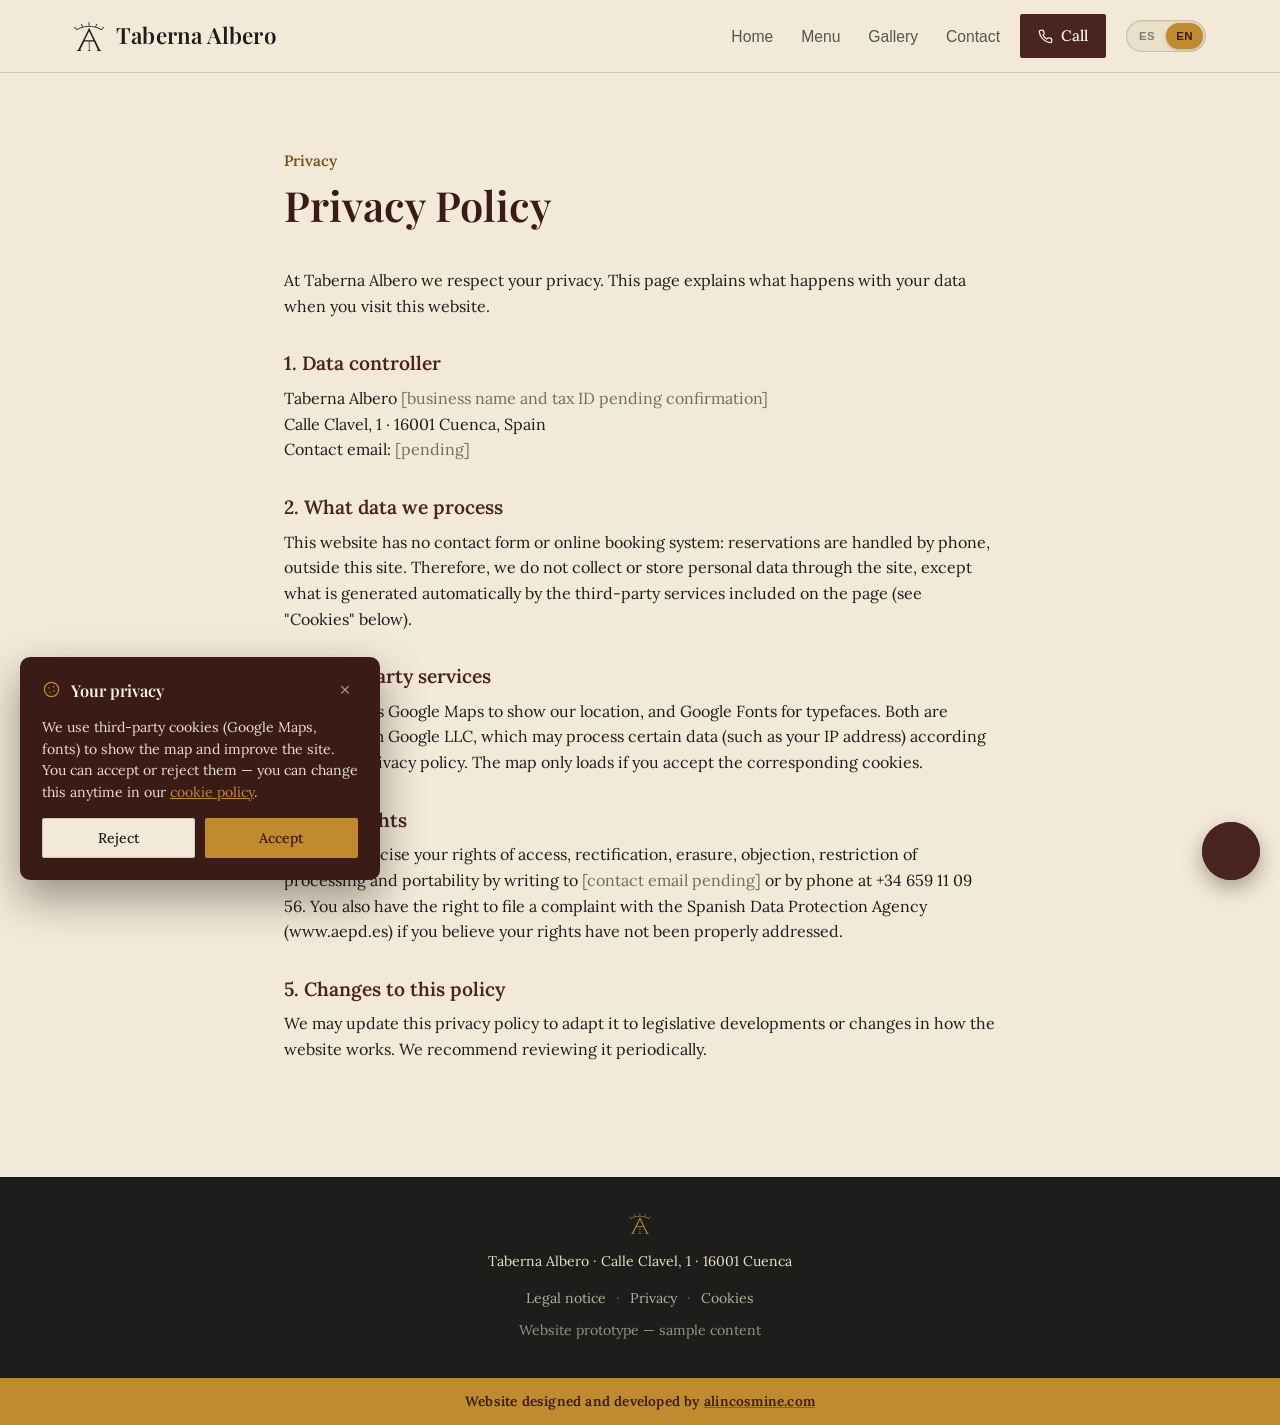
<file: en/privacidad.html>
<!DOCTYPE html>
<html lang="en">
<head>
<meta charset="UTF-8">
<meta name="viewport" content="width=device-width, initial-scale=1.0">
<title>Privacy Policy — Taberna Albero</title>
<meta name="description" content="Privacy policy for Taberna Albero's website, in Cuenca.">
<link rel="canonical" href="https://tabernaalbero.es/en/privacidad.html">
<link rel="alternate" hreflang="es" href="https://tabernaalbero.es/privacidad.html">
<link rel="alternate" hreflang="en" href="https://tabernaalbero.es/en/privacidad.html">
<link rel="alternate" hreflang="x-default" href="https://tabernaalbero.es/privacidad.html">

<link rel="icon" href="../img/favicon.ico" sizes="any">
<link rel="icon" type="image/png" sizes="32x32" href="../img/favicon-32.png">
<link rel="apple-touch-icon" sizes="180x180" href="../img/apple-touch-icon.png">
<meta name="theme-color" content="#4A2420">

<meta property="og:type" content="website">
<meta property="og:site_name" content="Taberna Albero">
<meta property="og:title" content="Privacy Policy — Taberna Albero">
<meta property="og:description" content="Privacy policy for Taberna Albero's website, in Cuenca.">
<meta property="og:image" content="../img/entrada-fachada.jpg">
<meta property="og:url" content="https://tabernaalbero.es/en/privacidad.html">
<meta name="twitter:card" content="summary_large_image">
<meta name="twitter:title" content="Privacy Policy — Taberna Albero">
<meta name="twitter:description" content="Privacy policy for Taberna Albero's website, in Cuenca.">
<meta name="twitter:image" content="../img/entrada-fachada.jpg">

<script type="application/ld+json">
{
  "@context": "https://schema.org",
  "@type": "Restaurant",
  "name": "Taberna Albero",
  "servesCuisine": ["Castilian-La Mancha", "Mediterranean", "Spanish"],
  "priceRange": "€€",
  "telephone": "+34659110956",
  "address": {
    "@type": "PostalAddress",
    "streetAddress": "Calle Clavel, 1",
    "addressLocality": "Cuenca",
    "postalCode": "16001",
    "addressCountry": "ES"
  },
  "aggregateRating": {
    "@type": "AggregateRating",
    "ratingValue": "4.5",
    "reviewCount": "950"
  },
  "openingHoursSpecification": [
    {"@type": "OpeningHoursSpecification", "dayOfWeek": "Friday", "opens": "20:00", "closes": "23:59"},
    {"@type": "OpeningHoursSpecification", "dayOfWeek": "Saturday", "opens": "12:00", "closes": "16:00"},
    {"@type": "OpeningHoursSpecification", "dayOfWeek": "Saturday", "opens": "20:00", "closes": "23:59"},
    {"@type": "OpeningHoursSpecification", "dayOfWeek": "Sunday", "opens": "12:00", "closes": "16:00"}
  ]
}
</script>

<link rel="preconnect" href="https://fonts.googleapis.com">
<link rel="preconnect" href="https://fonts.gstatic.com" crossorigin>
<link href="https://fonts.googleapis.com/css2?family=Playfair+Display:ital,wght@0,400;0,600;0,700;1,400;1,600&family=Lora:ital,wght@0,400;0,500;0,600;1,400&display=swap" rel="stylesheet">
<link rel="stylesheet" href="../style.css">
</head>
<body>
<a class="skip-link" href="#main">Skip to content</a>
<div class="loader" id="loader"><span class="loader-mark"><svg viewBox="0 0 927 889.61" xmlns="http://www.w3.org/2000/svg"><path d="M0,162l89,91,45-29,46-23,49-19,40-12,49-11,61-9,37-3,24-1h50l43,3,42,5,44,8,55,14,39,13,41,17,48,25,36,24,89-92-19-15-72,75h-2l-34-21-36-18-49-20-40-13,2-6,40-83-2-2-19-8-7,12-32,69-7,12-43-10-45-7-39-4-14-1-35-1V1l-1-1h-23l-1,122-51,2-46,5-42,7-33,8-7-12-37-80h-2l-20,10,40,89-41,12-38,15-52,26-28,18L19,147,0,162ZM820.96,869.26s-17.06-7.71-30-25.56c-15.56-21.46-148.08-292.05-324.92-663.66-174.41,356.8-303.47,616.3-319.95,646.83-6.16,11.4-17.21,29.01-37.44,40.3-10.32,5.77-19.82,8.1-25.17,9.13v13.31h144.52v-12.26c-12.41-3.03-20.98-7.59-26.61-11.35-1.68-1.12-2.22-1.59-2.61-1.96-9.47-9.1.39-34.12,4.94-44.49,36.43-74.5,72.86-149.01,109.29-223.52h142.14v259.73c-1.01,2.69-4.15,9.96-12,15.26-9.18,6.21-18.63,5.56-21.26,5.28v13.31h86.77v-12.62c-2.48.21-14.89,1.02-24.94-7.92-5.55-4.94-7.97-10.69-9-13.8v-259.27h137.28c64.27,135.34,109.94,230.68,117.36,242.98,1.13,1.87,5.43,8.56,3.91,16.19-1.23,6.19-5.73,10.14-8.12,12.23-9.2,8.07-20.51,8.64-24.94,8.61v13.11h144v-13.99c-5.49-.43-13.99-1.68-23.25-5.87ZM327,563.46l136.84-282.13,133.94,282.13h-270.78Z" fill="currentColor"/></svg></span></div>
<header>
  <div class="header-inner">
    <a href="index.html" class="brand">
      <span class="mark"><svg viewBox="0 0 927 889.61" xmlns="http://www.w3.org/2000/svg"><path d="M0,162l89,91,45-29,46-23,49-19,40-12,49-11,61-9,37-3,24-1h50l43,3,42,5,44,8,55,14,39,13,41,17,48,25,36,24,89-92-19-15-72,75h-2l-34-21-36-18-49-20-40-13,2-6,40-83-2-2-19-8-7,12-32,69-7,12-43-10-45-7-39-4-14-1-35-1V1l-1-1h-23l-1,122-51,2-46,5-42,7-33,8-7-12-37-80h-2l-20,10,40,89-41,12-38,15-52,26-28,18L19,147,0,162ZM820.96,869.26s-17.06-7.71-30-25.56c-15.56-21.46-148.08-292.05-324.92-663.66-174.41,356.8-303.47,616.3-319.95,646.83-6.16,11.4-17.21,29.01-37.44,40.3-10.32,5.77-19.82,8.1-25.17,9.13v13.31h144.52v-12.26c-12.41-3.03-20.98-7.59-26.61-11.35-1.68-1.12-2.22-1.59-2.61-1.96-9.47-9.1.39-34.12,4.94-44.49,36.43-74.5,72.86-149.01,109.29-223.52h142.14v259.73c-1.01,2.69-4.15,9.96-12,15.26-9.18,6.21-18.63,5.56-21.26,5.28v13.31h86.77v-12.62c-2.48.21-14.89,1.02-24.94-7.92-5.55-4.94-7.97-10.69-9-13.8v-259.27h137.28c64.27,135.34,109.94,230.68,117.36,242.98,1.13,1.87,5.43,8.56,3.91,16.19-1.23,6.19-5.73,10.14-8.12,12.23-9.2,8.07-20.51,8.64-24.94,8.61v13.11h144v-13.99c-5.49-.43-13.99-1.68-23.25-5.87ZM327,563.46l136.84-282.13,133.94,282.13h-270.78Z" fill="currentColor"/></svg></span>
      <span class="brand-name">Taberna Albero</span>
    </a>
    <div class="header-actions">
      <button class="nav-toggle" aria-label="Menu">
        <svg viewBox="0 0 24 24" fill="none" stroke="currentColor" stroke-width="1.6"><line x1="3" y1="6" x2="21" y2="6"/><line x1="3" y1="12" x2="21" y2="12"/><line x1="3" y1="18" x2="21" y2="18"/></svg>
      </button>
      <nav class="links">
        <a href="index.html" class="">Home</a>
        <a href="menu.html" class="">Menu</a>
        <a href="galeria.html" class="">Gallery</a>
        <a href="contacto.html" class="">Contact</a>
        <a href="tel:+34659110956" class="call-btn nav-call">
          <svg viewBox="0 0 24 24" fill="none" stroke="currentColor" stroke-width="2"><path d="M22 16.92v3a2 2 0 0 1-2.18 2 19.79 19.79 0 0 1-8.63-3.07 19.5 19.5 0 0 1-6-6 19.79 19.79 0 0 1-3.07-8.67A2 2 0 0 1 4.11 2h3a2 2 0 0 1 2 1.72c.127.96.362 1.903.7 2.81a2 2 0 0 1-.45 2.11L8.09 9.91a16 16 0 0 0 6 6l1.27-1.27a2 2 0 0 1 2.11-.45c.907.338 1.85.573 2.81.7A2 2 0 0 1 22 16.92z"/></svg>
          Call · 659 11 09 56
        </a>
      </nav>
      <a class="call-btn" href="tel:+34659110956">
        <svg viewBox="0 0 24 24" fill="none" stroke="currentColor" stroke-width="2"><path d="M22 16.92v3a2 2 0 0 1-2.18 2 19.79 19.79 0 0 1-8.63-3.07 19.5 19.5 0 0 1-6-6 19.79 19.79 0 0 1-3.07-8.67A2 2 0 0 1 4.11 2h3a2 2 0 0 1 2 1.72c.127.96.362 1.903.7 2.81a2 2 0 0 1-.45 2.11L8.09 9.91a16 16 0 0 0 6 6l1.27-1.27a2 2 0 0 1 2.11-.45c.907.338 1.85.573 2.81.7A2 2 0 0 1 22 16.92z"/></svg>
        Call
      </a>
      <a href="../privacidad.html" class="lang-switch" aria-label="Cambiar a español">
        <span class="lang-opt">ES</span>
        <span class="lang-opt active">EN</span>
      </a>
    </div>
  </div>
</header>

<a class="fab-call" href="tel:+34659110956" aria-label="Call Taberna Albero">
  <svg viewBox="0 0 24 24" fill="none" stroke="currentColor" stroke-width="2"><path d="M22 16.92v3a2 2 0 0 1-2.18 2 19.79 19.79 0 0 1-8.63-3.07 19.5 19.5 0 0 1-6-6 19.79 19.79 0 0 1-3.07-8.67A2 2 0 0 1 4.11 2h3a2 2 0 0 1 2 1.72c.127.96.362 1.903.7 2.81a2 2 0 0 1-.45 2.11L8.09 9.91a16 16 0 0 0 6 6l1.27-1.27a2 2 0 0 1 2.11-.45c.907.338 1.85.573 2.81.7A2 2 0 0 1 22 16.92z"/></svg>
</a>
<main id="main">
<div class="legal-wrap">
  <div class="section-head" style="margin-bottom:40px;">
    <div class="kicker">Privacy</div>
    <h1 style="font-size:clamp(1.9rem,3.6vw,2.6rem); color:var(--wine-2);">Privacy Policy</h1>
  </div>
  <div class="legal-body">

<p>At Taberna Albero we respect your privacy. This page explains what happens with your data when you visit this website.</p>

<h2>1. Data controller</h2>
<p>
Taberna Albero <span style="opacity:.6;">[business name and tax ID pending confirmation]</span><br>
Calle Clavel, 1 · 16001 Cuenca, Spain<br>
Contact email: <span style="opacity:.6;">[pending]</span>
</p>

<h2>2. What data we process</h2>
<p>This website has no contact form or online booking system: reservations are handled by phone, outside this site. Therefore, we do not collect or store personal data through the site, except what is generated automatically by the third-party services included on the page (see "Cookies" below).</p>

<h2>3. Third-party services</h2>
<p>This site uses Google Maps to show our location, and Google Fonts for typefaces. Both are services from Google LLC, which may process certain data (such as your IP address) according to its own privacy policy. The map only loads if you accept the corresponding cookies.</p>

<h2>4. Your rights</h2>
<p>You can exercise your rights of access, rectification, erasure, objection, restriction of processing and portability by writing to <span style="opacity:.6;">[contact email pending]</span> or by phone at +34 659 11 09 56. You also have the right to file a complaint with the Spanish Data Protection Agency (www.aepd.es) if you believe your rights have not been properly addressed.</p>

<h2>5. Changes to this policy</h2>
<p>We may update this privacy policy to adapt it to legislative developments or changes in how the website works. We recommend reviewing it periodically.</p>

  </div>
</div>
</main><footer>
  <span class="mark"><svg viewBox="0 0 927 889.61" xmlns="http://www.w3.org/2000/svg"><path d="M0,162l89,91,45-29,46-23,49-19,40-12,49-11,61-9,37-3,24-1h50l43,3,42,5,44,8,55,14,39,13,41,17,48,25,36,24,89-92-19-15-72,75h-2l-34-21-36-18-49-20-40-13,2-6,40-83-2-2-19-8-7,12-32,69-7,12-43-10-45-7-39-4-14-1-35-1V1l-1-1h-23l-1,122-51,2-46,5-42,7-33,8-7-12-37-80h-2l-20,10,40,89-41,12-38,15-52,26-28,18L19,147,0,162ZM820.96,869.26s-17.06-7.71-30-25.56c-15.56-21.46-148.08-292.05-324.92-663.66-174.41,356.8-303.47,616.3-319.95,646.83-6.16,11.4-17.21,29.01-37.44,40.3-10.32,5.77-19.82,8.1-25.17,9.13v13.31h144.52v-12.26c-12.41-3.03-20.98-7.59-26.61-11.35-1.68-1.12-2.22-1.59-2.61-1.96-9.47-9.1.39-34.12,4.94-44.49,36.43-74.5,72.86-149.01,109.29-223.52h142.14v259.73c-1.01,2.69-4.15,9.96-12,15.26-9.18,6.21-18.63,5.56-21.26,5.28v13.31h86.77v-12.62c-2.48.21-14.89,1.02-24.94-7.92-5.55-4.94-7.97-10.69-9-13.8v-259.27h137.28c64.27,135.34,109.94,230.68,117.36,242.98,1.13,1.87,5.43,8.56,3.91,16.19-1.23,6.19-5.73,10.14-8.12,12.23-9.2,8.07-20.51,8.64-24.94,8.61v13.11h144v-13.99c-5.49-.43-13.99-1.68-23.25-5.87ZM327,563.46l136.84-282.13,133.94,282.13h-270.78Z" fill="currentColor"/></svg></span>
  <div>Taberna Albero · Calle Clavel, 1 · 16001 Cuenca</div>
  <div class="footer-legal">
    <a href="aviso-legal.html">Legal notice</a>
    <span>·</span>
    <a href="privacidad.html">Privacy</a>
    <span>·</span>
    <a href="cookies.html">Cookies</a>
  </div>
  <div style="margin-top:10px; opacity:.6;">Website prototype — sample content</div>
</footer>
<div class="footer-credit">Website designed and developed by <a href="https://www.alincosmine.com" target="_blank" rel="noopener">alincosmine.com</a></div>

<div class="cookie-banner" id="cookie-banner">
  <div class="cookie-banner-head">
    <span class="mark"><svg viewBox="0 0 24 24" fill="none" stroke="currentColor" stroke-width="1.6"><circle cx="12" cy="12" r="9"/><circle cx="9" cy="10" r="1" fill="currentColor" stroke="none"/><circle cx="14.5" cy="8.5" r="1" fill="currentColor" stroke="none"/><circle cx="15" cy="14" r="1" fill="currentColor" stroke="none"/><circle cx="10" cy="15.5" r="1" fill="currentColor" stroke="none"/></svg></span>
    <strong>Your privacy</strong>
    <button class="cookie-close" id="cookie-close" type="button" aria-label="Close">&times;</button>
  </div>
  <p>We use third-party cookies (Google Maps, fonts) to show the map and improve the site. You can accept or reject them — you can change this anytime in our <a href="cookies.html">cookie policy</a>.</p>
  <div class="cookie-actions">
    <button class="btn btn-ghost-dark" id="cookie-reject">Reject</button>
    <button class="btn btn-primary" id="cookie-accept">Accept</button>
  </div>
</div>

<script src="../script.js"></script>
</body>
</html>
</file>
<file: style.css>
:root{
  --sand:#F2E9D8;
  --sand-2:#EADFC8;
  --ochre:#C08A2E;
  --ochre-dark:#785418;
  --wine:#4A2420;
  --wine-2:#3A1B18;
  --tile:#34526F;
  --ink:#1D1D1B;
  --cream:#FAF4E8;
  --line: rgba(29,29,27,0.16);
  --ph-bg:#DCD3BF;
  --ph-text:#7A7263;
}
*{box-sizing:border-box; -webkit-tap-highlight-color:transparent;}
html{scroll-behavior:smooth;}
body{
  margin:0;
  background:var(--sand);
  color:var(--ink);
  font-family:'Lora', serif;
  font-size:16px;
  line-height:1.6;
}
a, button{-webkit-tap-highlight-color:transparent; outline-color:var(--ochre);}
h1,h2,h3,.display{
  font-family:'Playfair Display', serif;
  font-weight:600;
  line-height:1.08;
  margin:0;
}
a{color:inherit;}
img{max-width:100%;display:block;}
.mark{display:inline-block;}
.mark svg{display:block;height:100%;width:auto;}
.mark path{fill:currentColor;}

/* ---------- Skip link ---------- */
.skip-link{
  position:absolute; left:12px; top:-60px; z-index:400;
  background:var(--ochre); color:var(--wine-2); padding:12px 18px;
  border-radius:2px; text-decoration:none; font-weight:600;
  transition:top .15s ease;
}
.skip-link:focus{top:12px;}

/* ---------- Page loader ---------- */
.loader{
  position:fixed; inset:0; z-index:300;
  background:var(--wine-2);
  display:flex; align-items:center; justify-content:center;
  transition:opacity .5s ease, visibility 0s linear .5s;
}
.loader.hide{opacity:0; visibility:hidden;}
.loader-mark{
  width:74px; height:71px; color:var(--ochre);
  opacity:0; transform:scale(.82);
  animation:loaderIn .8s cubic-bezier(.2,.8,.2,1) forwards;
}
@keyframes loaderIn{
  0%{opacity:0; transform:scale(.82);}
  65%{opacity:1; transform:scale(1.04);}
  100%{opacity:1; transform:scale(1);}
}
@media (prefers-reduced-motion: reduce){
  .loader-mark{animation:none; opacity:1; transform:none;}
  .loader{transition:opacity .2s linear, visibility 0s linear .2s;}
}

/* ---------- Placeholder photos ---------- */
.ph{
  background:var(--ph-bg);
  border:1px dashed #B9AE95;
  display:flex; flex-direction:column; align-items:center; justify-content:center;
  gap:8px;
  color:var(--ph-text); font-size:0.84rem; text-align:center; padding:18px;
  border-radius:2px;
  min-height:160px;
}
.ph svg{width:26px;height:26px; opacity:.7;}
.ph span{font-style:italic;}

/* ---------- Header ---------- */
header{
  position:sticky; top:0; z-index:50;
  background:var(--sand);
  border-bottom:1px solid var(--line);
}
.header-inner{
  max-width:1180px; margin:0 auto;
  display:flex; align-items:center; justify-content:space-between;
  padding:14px 24px;
  gap:16px;
}
.brand{display:flex; align-items:center; gap:12px; text-decoration:none; color:var(--ink);}
.brand .mark{width:30px; height:29px; color:var(--ink);}
.brand-name{font-family:'Playfair Display', serif; font-weight:600; font-size:1.4rem; letter-spacing:0.2px; white-space:nowrap;}
.header-actions{display:flex; align-items:center; gap:20px;}
nav{display:flex; align-items:center; gap:28px;}
nav a{
  font-family:'Work Sans', sans-serif;
  font-size:0.98rem;
  color:var(--ink); opacity:0.72;
  text-decoration:none;
  padding:6px 0; position:relative;
}
nav a.active{opacity:1;}
nav a.active::after{
  content:""; position:absolute; left:0; right:0; bottom:-2px; height:2px; background:var(--ochre);
}
nav a:active{opacity:1; color:var(--wine);}
nav.links .nav-call{display:none;}
.lang-switch{
  display:inline-flex; align-items:center; flex:none;
  background:var(--sand-2); border:1px solid var(--line);
  border-radius:999px; padding:2px; gap:1px;
  box-shadow:inset 0 1px 2px rgba(29,29,27,.05);
  text-decoration:none; cursor:pointer;
  transition:box-shadow .15s ease;
}
.lang-switch:hover{box-shadow:inset 0 1px 2px rgba(29,29,27,.05), 0 0 0 2px rgba(192,138,46,.3);}
.lang-switch:hover .lang-opt:not(.active){opacity:.8;}
.lang-opt{
  padding:4px 10px; border-radius:999px;
  font-family:'Work Sans', sans-serif; font-size:0.72rem; font-weight:600; letter-spacing:.4px;
  color:var(--ink); opacity:.5;
  transition:background .15s ease, color .15s ease, opacity .15s ease, box-shadow .15s ease;
}
.lang-opt.active{background:var(--ochre); color:var(--wine-2); opacity:1; box-shadow:0 1px 3px rgba(120,84,24,.35);}
.call-btn{
  display:flex; align-items:center; gap:8px;
  background:var(--wine); color:var(--cream);
  padding:10px 18px; border-radius:2px;
  text-decoration:none; font-size:0.95rem; font-weight:500;
  white-space:nowrap;
  transition:background .15s ease;
}
.call-btn:hover{background:var(--wine-2);}
.call-btn svg{width:15px; height:15px; flex:none;}
.nav-toggle{
  display:none; background:none; border:none; cursor:pointer; padding:4px;
  color:var(--ink);
  -webkit-appearance:none; appearance:none;
  -webkit-tap-highlight-color:transparent; touch-action:manipulation;
}
.nav-toggle:focus{outline:none;}
.nav-toggle:focus-visible{outline:2px solid var(--ochre); outline-offset:3px; border-radius:2px;}
.nav-toggle svg{width:24px;height:24px;}
.nav-toggle svg line{
  transform-box:fill-box; transform-origin:center;
  transition:transform .28s cubic-bezier(.4,0,.2,1), opacity .2s ease;
}
.nav-toggle.active svg line:nth-child(1){transform:translateY(6px) rotate(45deg);}
.nav-toggle.active svg line:nth-child(2){opacity:0;}
.nav-toggle.active svg line:nth-child(3){transform:translateY(-6px) rotate(-45deg);}

@media (max-width:820px){
  nav.links{
    position:absolute; top:100%; left:0; right:0; background:var(--sand);
    flex-direction:column; align-items:flex-start; gap:0;
    padding:8px 24px 20px; border-bottom:1px solid var(--line);
    transform:translateY(-10px); opacity:0; pointer-events:none;
    transform-origin:top;
    transition:opacity .28s cubic-bezier(.4,0,.2,1), transform .28s cubic-bezier(.4,0,.2,1);
    z-index:40;
  }
  nav.links.open{opacity:1; transform:translateY(0); pointer-events:auto;}
  nav.links a{
    padding:10px 0; width:100%; text-align:left;
    opacity:0; transform:translateX(-10px);
    transition:opacity .22s ease, transform .22s ease;
  }
  nav.links.open a{opacity:.8; transform:translateX(0);}
  nav.links.open a.active{opacity:1;}
  nav.links.open a:nth-child(1){transition-delay:.05s;}
  nav.links.open a:nth-child(2){transition-delay:.09s;}
  nav.links.open a:nth-child(3){transition-delay:.13s;}
  nav.links.open a:nth-child(4){transition-delay:.17s;}
  nav.links.open a:nth-child(5){transition-delay:.21s;}
  .nav-toggle{display:block;}
  .header-inner{padding:12px 14px; gap:8px;}
  .header-actions{gap:10px;}
  .lang-switch{order:-1;}
  .brand-name{font-size:1.1rem;}
  .call-btn{display:none;}
  nav.links .nav-call{
    display:flex; width:auto; align-self:flex-start;
    margin-top:12px; padding:11px 20px;
    transition-delay:.24s;
  }
  nav.links.open .nav-call{opacity:1;}
}
@media (max-width:380px){
  .brand-name{display:none;}
}

/* ---------- Floating call button ---------- */
.fab-call{
  position:fixed; right:20px; bottom:20px; z-index:70;
  width:58px; height:58px; border-radius:50%;
  background:var(--wine); color:var(--cream);
  display:flex; align-items:center; justify-content:center;
  box-shadow:0 8px 20px rgba(29,20,10,.35);
  text-decoration:none;
  transition:background .15s ease, transform .15s ease;
}
.fab-call:hover{background:var(--wine-2); transform:translateY(-2px);}
.fab-call svg{width:24px;height:24px;}
.fab-call::before{
  content:''; position:absolute; inset:0; border-radius:50%;
  background:var(--wine); pointer-events:none;
  animation:fabPulse 2.6s ease-out infinite;
}
@keyframes fabPulse{
  0%{transform:scale(1); opacity:.45;}
  100%{transform:scale(1.4); opacity:0;}
}
@media (prefers-reduced-motion: reduce){
  .fab-call::before{animation:none;}
}
@media (max-width:820px){
  .fab-call{right:16px; bottom:16px; width:54px; height:54px;}
}

/* ---------- Hero ---------- */
.hero{
  position:relative;
  background:linear-gradient(180deg, rgba(20,13,7,.62), rgba(20,13,7,.82)), var(--wine-2);
  color:var(--cream);
  overflow:hidden;
}
.hero img.hero-photo{
  position:absolute; inset:0; width:100%; height:100%; object-fit:cover; z-index:0;
  opacity:0.55;
}
.hero-inner{
  position:relative; z-index:1;
  max-width:900px; margin:0 auto; padding:104px 24px 96px;
  text-align:center;
}
.hero .mark{width:56px; height:54px; color:var(--ochre); margin:0 auto 22px;}
.hero h1{
  font-size:clamp(2.6rem, 6.4vw, 4.6rem);
  font-weight:700;
  color:var(--cream);
}
.hero p.tagline{
  max-width:520px; margin:22px auto 0;
  font-size:1.14rem; color:var(--sand-2);
}
.hero-ctas{display:flex; gap:14px; justify-content:center; margin-top:36px; flex-wrap:wrap;}
@media (max-width:640px){
  .hero-ctas{flex-direction:column; align-items:stretch;}
  .hero-ctas .btn{width:100%; justify-content:center;}
}
.btn{
  display:inline-flex; align-items:center; gap:9px;
  padding:13px 26px; text-decoration:none;
  font-size:0.98rem; font-weight:500; border-radius:2px;
  border:1px solid transparent;
}
.btn-primary{background:var(--ochre); color:var(--wine-2);}
.btn-primary:hover{background:#D19A3A;}
.btn-wine{background:var(--wine); color:var(--cream);}
.btn-wine:hover{background:var(--wine-2);}
@media (max-width:640px){
  .btn-wine{display:flex; width:max-content; margin-left:auto; margin-right:auto;}
}
.btn-ghost{border-color:rgba(250,244,232,.5); color:var(--cream);}
.btn-ghost:hover{border-color:var(--cream);}
.btn svg{width:15px;height:15px;}

.awards-strip{
  background:var(--ink); color:var(--sand-2);
  padding:16px 24px;
}
.awards-strip .row{
  max-width:1180px; margin:0 auto;
  display:flex; gap:36px; flex-wrap:wrap; justify-content:center;
  font-size:0.92rem; letter-spacing:.2px;
}
.awards-strip .row span{opacity:.55; margin-right:8px;}

/* ---------- Generic section ---------- */
.section{max-width:1180px; margin:0 auto; padding:88px 24px;}
.section.tight{padding-top:64px; padding-bottom:64px;}
.section.alt{background:var(--cream);}
.section-full-alt{background:var(--cream);}
.section-head{max-width:640px; margin:0 0 44px;}
.section-head.center{margin:0 auto 44px; text-align:center;}
.kicker{font-size:0.94rem; color:var(--ochre-dark); font-weight:600; margin-bottom:10px;}
.section-head h2{font-size:clamp(1.9rem, 3.6vw, 2.7rem); color:var(--wine-2);}
.section-head p{margin-top:14px; font-size:1.06rem; max-width:56ch;}

.about-grid{
  display:grid; grid-template-columns:minmax(0,0.8fr) minmax(0,1.2fr); gap:56px; align-items:center;
}
.about-grid img, .about-grid .ph{border-radius:2px; min-width:0;}
.about-grid > *{min-width:0;}

.about-grid.reverse{grid-template-columns:0.95fr 1.05fr;}
.about-grid.reverse .media{order:2;}

@media (max-width:860px){
  .about-grid, .about-grid.reverse{grid-template-columns:1fr; gap:32px;}
  .about-grid.reverse .media{order:initial;}
}

/* Photo carousel */
.photo-carousel{display:flex; flex-direction:column; gap:16px; width:100%; max-width:480px; margin:0 auto;}
.photo-carousel-frame{
  position:relative; border-radius:2px; overflow:hidden; width:100%;
  aspect-ratio:4/5; background:var(--ph-bg); flex-shrink:0;
}
.photo-carousel-img{width:100%; height:100%; object-fit:cover; display:block; transition:opacity .3s ease;}
.carousel-arrow{
  position:absolute; top:50%; transform:translateY(-50%);
  width:40px; height:40px; border-radius:50%; border:1px solid var(--line);
  background:rgba(255,255,255,.92); color:var(--ink);
  display:flex; align-items:center; justify-content:center;
  cursor:pointer; padding:0; transition:background .2s ease, transform .15s ease;
}
.carousel-arrow:hover{background:#fff; transform:translateY(-50%) scale(1.06);}
.carousel-arrow svg{width:20px; height:20px;}
.carousel-arrow.prev{left:12px;}
.carousel-arrow.next{right:12px;}
.carousel-footer{display:flex; align-items:center; justify-content:center; gap:12px;}
.carousel-dots{display:flex; align-items:center; gap:8px;}
.carousel-dots .dot{
  width:8px; height:8px; border-radius:50%; border:none; padding:0;
  background:var(--line); cursor:pointer; transition:background .2s ease, width .2s ease;
}
.carousel-dots .dot.active{background:var(--ochre); width:20px; border-radius:4px;}
.carousel-count{font-size:.8rem; font-weight:600; letter-spacing:.3px; color:var(--ink); opacity:.6;}
.bodega .carousel-dots .dot{background:rgba(250,244,232,.3);}
.bodega .carousel-count{color:var(--cream); opacity:.75;}

.divider-mark{
  display:flex; align-items:center; justify-content:center; gap:18px;
  color:var(--ochre); margin:0 auto;
}
.divider-mark .line{height:1px; background:var(--line); flex:1; max-width:220px;}
.divider-mark .mark{width:26px; height:25px;}

/* Dish highlight strip */
.dish-grid-outer{max-width:1000px; margin:0 auto 64px; padding:0 24px;}
@media (max-width:640px){ .dish-grid-outer{padding:0 20px; margin-bottom:44px;} }
.dish-grid{
  display:grid; grid-template-columns:repeat(3,1fr); gap:1px;
  background:var(--line);
  border:1px solid var(--line);
}
.dish-grid .dish{background:var(--sand); transition:opacity .4s ease;}
.dish-grid .dish.fading{opacity:0;}
.dish .dish-photo{aspect-ratio:1/1; height:auto; overflow:hidden;}
.dish .dish-photo img, .dish .dish-photo.ph{height:100%; width:100%; object-fit:cover; border-radius:0; min-height:0;}
.dish .dish-body{padding:24px 26px; min-height:184px; display:flex; flex-direction:column; justify-content:center;}
.dish .cat{font-size:0.86rem; font-style:italic; color:var(--ochre-dark); font-weight:600; margin-bottom:10px;}
.dish h3{font-weight:600; font-size:1.14rem; margin-bottom:8px;}
.dish .price{color:var(--wine); font-weight:600;}
@media (max-width:760px){
  .dish-grid{grid-template-columns:1fr;}
  .dish .dish-body{padding:20px 22px;}
}

.dish-photo .dish-ph{
  height:100%; width:100%; border-radius:0; border:none; min-height:0;
  background:linear-gradient(135deg, var(--sand-2), var(--ph-bg));
  display:flex; align-items:center; justify-content:center;
}
.dish-photo .dish-ph .mark{width:32px; height:31px; color:var(--ochre-dark); opacity:.45;}
.dish-grid .dish.has-photo{cursor:pointer;}
.dish-grid .dish.has-photo .dish-photo img{transition:transform .3s ease;}
.dish-grid .dish.has-photo:hover .dish-photo img{transform:scale(1.05);}
.dish-grid .dish.has-photo:focus-visible{outline:2px solid var(--ochre); outline-offset:-2px;}

/* Dietary options */
.diet-grid{display:grid; grid-template-columns:repeat(3,1fr); gap:24px;}
.diet-card{background:var(--sand); border:1px solid var(--line); padding:28px 24px; text-align:center; border-radius:2px;}
.diet-card svg{width:30px;height:30px; color:var(--ochre-dark); margin-bottom:14px;}
.diet-card h3{font-weight:600; font-size:1.08rem; margin-bottom:8px;}
.diet-card p{font-size:0.94rem; margin:0; color:#4a453d;}
@media (max-width:760px){ .diet-grid{grid-template-columns:1fr;} }

/* Testimonials */
.testi-grid{display:grid; grid-template-columns:repeat(3,1fr); gap:32px;}
.testi{border-top:2px solid var(--ochre); padding-top:18px;}
.testi p{font-size:1.02rem; font-style:italic; margin:0 0 14px;}
.testi .who{font-size:0.9rem; color:var(--ochre-dark); font-weight:600;}
@media (max-width:820px){ .testi-grid{grid-template-columns:1fr; gap:36px;} }

/* Google review card */
.review-card{
  max-width:600px; margin:0 auto;
  border:1px solid var(--line); border-radius:2px;
  background:var(--cream);
  padding:52px 40px;
}
.review-card h2{margin-top:12px;}
.review-card .stars{color:var(--ochre); font-size:1.4rem; letter-spacing:6px; margin:20px 0 12px;}
.review-card .rating-note{color:#5b5650; font-size:0.94rem; margin-bottom:28px;}
.review-google-btn{
  display:inline-flex; align-items:center; gap:10px;
  border:1px solid var(--line); background:var(--sand);
  padding:13px 26px; border-radius:2px; text-decoration:none;
  color:var(--ink); font-size:0.95rem; font-weight:600; letter-spacing:.3px;
  transition:background .15s ease, border-color .15s ease;
}
.review-google-btn:hover{background:var(--sand-2); border-color:var(--ochre);}
.review-google-btn svg{width:18px; height:18px; flex:none;}
@media (max-width:640px){
  .review-card{padding:40px 24px;}
}

/* Bodega */
.bodega{background:var(--wine-2); color:var(--cream);}
.bodega .section-head h2{color:var(--cream);}
.bodega .kicker{color:var(--ochre);}
.bodega .about-grid p{color:var(--sand-2);}
.wine-list{margin-top:26px;}
.wine-row{display:flex; justify-content:space-between; gap:16px; padding:12px 0; border-bottom:1px solid rgba(250,244,232,.18);}
.wine-row .name{font-weight:500;}
.wine-row .grape{display:block; font-size:0.86rem; font-style:italic; opacity:.7;}
.wine-row .price{color:var(--ochre); font-weight:600; white-space:nowrap;}
@media (max-width:640px){
  .bodega .btn-primary{display:flex; width:100%; justify-content:center;}
}

/* ---------- Menu page ---------- */
.menu-hero{background:var(--wine-2); color:var(--cream); padding:64px 24px 48px; text-align:center;}
.menu-hero h1{font-size:clamp(2.2rem,5vw,3.2rem); color:var(--cream);}
.menu-hero p{color:var(--sand-2); margin-top:12px;}
.menu-jump{
  position:sticky; top:65px; z-index:30;
  background:var(--sand); border-bottom:1px solid var(--line);
  display:flex; gap:26px; overflow-x:auto;
  padding:16px 24px; max-width:900px; margin:0 auto;
  scrollbar-width:none;
  cursor:grab;
}
.menu-jump::-webkit-scrollbar{display:none;}
.menu-jump.dragging{cursor:grabbing; scroll-snap-type:none;}
.menu-jump.dragging a{pointer-events:none;}
.menu-jump a{
  text-decoration:none; color:var(--ink); opacity:.7; white-space:nowrap; font-size:0.94rem;
  border-bottom:2px solid transparent; padding-bottom:2px;
  -webkit-user-select:none; user-select:none;
}
.menu-jump a.active{opacity:1; border-color:var(--ochre); color:var(--wine);}
@media (max-width:640px){
  .menu-jump{gap:20px; padding:14px 16px; justify-content:flex-start;}
  .menu-jump a{font-size:0.9rem;}
}
.menu-wrap{max-width:900px; margin:0 auto; padding:56px 24px 100px;}
.menu-cat{margin-bottom:56px;}
.menu-cat:last-child{margin-bottom:0;}
.menu-cat-head{
  display:flex; align-items:baseline; gap:16px; margin-bottom:22px;
  border-bottom:2px solid var(--ink); padding-bottom:10px;
}
.menu-cat-head h2{font-size:1.6rem; color:var(--wine);}
.menu-item{
  display:flex; align-items:center; gap:16px;
  padding:12px 0; border-bottom:1px solid var(--line);
}
.menu-item:last-child{border-bottom:none;}
.menu-item-thumb{
  flex:none; width:56px; height:56px; border-radius:2px; overflow:hidden;
}
.menu-item-thumb img{width:100%; height:100%; object-fit:cover;}
.menu-item-thumb.ph-thumb{
  background:var(--ph-bg); border:1px dashed #B9AE95;
  display:flex; align-items:center; justify-content:center; color:var(--ph-text);
}
.ph-thumb-icon svg{width:20px;height:20px; display:block;}
.menu-item-text{flex:1; min-width:0;}
.menu-item .name{font-weight:500;}
.menu-item .note{display:block; font-size:0.88rem; color:#5b5650; margin-top:3px; font-style:italic;}
.menu-item .half-badge{
  display:flex; align-items:center; gap:5px; width:fit-content;
  margin-top:6px; padding:3px 10px 3px 8px; border-radius:999px;
  background:rgba(192,138,46,.14); border:1px solid rgba(192,138,46,.4);
  color:var(--ochre-dark); font-size:0.76rem; font-weight:600; font-style:normal;
  letter-spacing:.15px; white-space:nowrap;
}
.menu-item .half-badge svg{width:12px; height:12px; flex:none;}
.menu-item .price{white-space:nowrap; font-weight:600; color:var(--wine); flex:none;}
.menu-item.has-photo{cursor:pointer;}
.menu-item.has-photo:hover .menu-item-thumb img{transform:scale(1.06);}
.menu-item.has-photo:hover .name{color:var(--wine);}
.menu-item.has-photo .menu-item-thumb img{transition:transform .25s ease;}
.menu-item.has-photo:focus-visible{outline:2px solid var(--ochre); outline-offset:3px;}

/* ---------- Lightbox ---------- */
.lightbox{
  position:fixed; inset:0; z-index:200;
  background:rgba(20,14,8,.82);
  display:flex; align-items:center; justify-content:center; padding:24px;
  opacity:0; visibility:hidden;
  transition:opacity .25s ease, visibility 0s linear .25s;
}
.lightbox.show{opacity:1; visibility:visible; transition:opacity .25s ease;}
.lightbox-inner{
  position:relative; max-width:560px; width:100%;
  background:var(--cream); border-radius:4px; overflow:hidden;
  box-shadow:0 24px 70px rgba(0,0,0,.45);
}
.lightbox-inner img{width:100%; display:block; max-height:70vh; object-fit:cover;}
.lightbox-caption{padding:16px 20px; font-family:'Playfair Display',serif; font-weight:600; font-size:1.12rem; color:var(--wine-2);}
.lightbox-close{
  position:absolute; top:10px; right:10px; width:34px; height:34px; border-radius:50%;
  background:rgba(20,14,8,.55); color:#fff; border:none; font-size:20px; line-height:1;
  cursor:pointer; display:flex; align-items:center; justify-content:center;
  transition:background .15s ease;
}
.lightbox-close:hover{background:rgba(20,14,8,.8);}

/* ---------- Gallery ---------- */
.gallery-hero{padding:64px 24px 8px; text-align:center;}
.gallery-hero p{color:#4a453d; margin-top:10px;}
.gallery-grid{
  max-width:1180px; margin:0 auto; padding:40px 24px 100px;
  columns:3 260px; column-gap:14px;
}
.gallery-grid img, .gallery-grid .ph{width:100%; margin-bottom:14px; border-radius:2px; break-inside:avoid;}
.gallery-grid .ph{min-height:220px;}
@media (max-width:640px){
  .gallery-grid{columns:2 120px; column-gap:10px; padding:32px 16px 90px;}
  .gallery-grid img, .gallery-grid .ph{margin-bottom:10px;}
  .gallery-grid .ph{min-height:140px;}
}

/* ---------- Contact ---------- */
.contact-wrap{max-width:1180px; margin:0 auto; padding:76px 24px 100px;}
.contact-grid{display:grid; grid-template-columns:0.9fr 1.1fr; gap:64px;}
@media (max-width:860px){ .contact-grid{grid-template-columns:1fr; gap:44px;} }
.info-block{margin-bottom:34px;}
.info-block:last-child{margin-bottom:0;}
.info-block .label{font-size:0.86rem; font-style:italic; color:var(--ochre-dark); font-weight:600; margin-bottom:8px;}
.info-block .value{font-size:1.14rem;}
.hours-row{display:flex; justify-content:space-between; padding:8px 0; border-bottom:1px solid var(--line); font-size:0.98rem;}
.hours-row:last-child{border-bottom:none;}
.hours-row .day{font-weight:500;}
.hours-row .closed{color:#68625A;}
.map-frame{border:0; width:100%; height:100%; min-height:360px; border-radius:2px; filter:grayscale(0.15) sepia(0.08);}
.map-slot{min-height:360px; height:100%; border-radius:2px; overflow:hidden;}
.map-fallback{
  height:100%; min-height:360px; background:var(--cream); border:1px dashed #B9AE95; border-radius:2px;
  display:flex; flex-direction:column; align-items:center; justify-content:center; text-align:center;
  gap:14px; padding:30px;
}
.map-fallback p{max-width:34ch; margin:0; color:#4a453d;}
.map-fallback .btn-ghost-dark{margin-left:0;}
.btn-ghost-dark{background:var(--sand); border:1px solid var(--line); color:var(--ink); cursor:pointer;}
.btn-ghost-dark:hover{background:var(--sand-2);}
button.btn{font-family:inherit; cursor:pointer;}

/* ---------- Cookie banner ---------- */
.cookie-banner{
  position:fixed; left:20px; bottom:20px; z-index:150;
  width:min(360px, calc(100% - 40px));
  background:var(--wine-2); color:var(--sand-2);
  padding:20px 22px 22px; border-radius:10px;
  box-shadow:0 18px 44px rgba(15,10,5,.4);
  display:flex; flex-direction:column; gap:14px;
  transform:translateY(16px) scale(.97); opacity:0; visibility:hidden;
  transition:transform .35s cubic-bezier(.2,.8,.2,1), opacity .35s ease, visibility 0s linear .35s;
}
.cookie-banner.show{
  transform:translateY(0) scale(1); opacity:1; visibility:visible;
  transition:transform .35s cubic-bezier(.2,.8,.2,1), opacity .35s ease;
}
.cookie-banner-head{display:flex; align-items:center; gap:10px;}
.cookie-banner-head .mark{width:19px; height:19px; color:var(--ochre); flex:none;}
.cookie-banner-head strong{
  font-family:'Playfair Display', serif; font-weight:600; font-size:1.02rem; color:var(--cream);
}
.cookie-close{
  margin-left:auto; width:26px; height:26px; flex:none; border-radius:50%;
  background:transparent; border:none; color:var(--sand-2); opacity:.6;
  font-size:19px; line-height:1; cursor:pointer;
  display:flex; align-items:center; justify-content:center;
  transition:opacity .15s ease, background .15s ease;
}
.cookie-close:hover{opacity:1; background:rgba(250,244,232,.1);}
.cookie-banner p{margin:0; font-size:0.88rem; line-height:1.55;}
.cookie-banner a{color:var(--ochre); text-decoration:underline;}
.cookie-actions{display:flex; gap:10px;}
.cookie-actions .btn{flex:1; justify-content:center; padding:10px 14px; font-size:0.88rem;}
@media (max-width:480px){
  .cookie-banner{left:12px; right:12px; bottom:12px; width:auto;}
}

/* ---------- Footer legal row ---------- */
.footer-legal{margin-top:14px; display:flex; gap:10px; justify-content:center; flex-wrap:wrap; font-size:0.88rem;}
.footer-legal a{opacity:.75; text-decoration:none;}
.footer-legal a:hover{opacity:1; text-decoration:underline;}
.footer-legal span{opacity:.4;}
.footer-credit{
  width:100%; background:var(--ochre); color:var(--wine-2);
  padding:13px 24px; text-align:center;
  font-size:0.85rem; font-weight:600; letter-spacing:.2px;
}
@media (max-width:480px){
  .footer-credit{padding:12px 64px 12px 20px; font-size:0.78rem; line-height:1.5;}
}
.footer-credit a{
  color:inherit; text-decoration:underline;
  text-decoration-color:rgba(58,27,24,.4);
  transition:text-decoration-color .15s ease;
}
.footer-credit a:hover{text-decoration-color:rgba(58,27,24,.9);}

/* ---------- Scroll reveal ---------- */
.reveal{opacity:0; transform:translateY(28px); transition:opacity .7s cubic-bezier(.2,.7,.2,1), transform .7s cubic-bezier(.2,.7,.2,1);}
.reveal.revealed{opacity:1; transform:translateY(0);}
@media (prefers-reduced-motion: reduce){
  .reveal{transition:none;}
}

/* ---------- Legal pages ---------- */
.legal-wrap{max-width:760px; margin:0 auto; padding:76px 24px 100px;}
.legal-body h2{font-family:'Lora',serif; font-weight:600; font-size:1.2rem; color:var(--wine); margin:34px 0 12px;}
.legal-body h2:first-child{margin-top:0;}
.legal-body p{margin:0 0 14px;}
.legal-body ul{margin:0 0 14px; padding-left:22px;}
.legal-body li{margin-bottom:6px;}
.legal-body table{width:100%; border-collapse:collapse; margin:0 0 20px; font-size:0.94rem;}
.legal-body th, .legal-body td{text-align:left; padding:10px 12px; border-bottom:1px solid var(--line);}
.legal-body th{color:var(--ochre-dark); font-weight:600;}
.social-row{display:flex; gap:14px; margin-top:6px;}
.social-row a{
  width:40px; height:40px; border-radius:50%; border:1px solid var(--line);
  display:flex; align-items:center; justify-content:center; text-decoration:none; color:var(--ink);
}
.social-row a:hover{background:var(--sand-2);}
.social-row svg{width:18px;height:18px;}

footer{
  background:var(--ink); color:var(--sand-2);
  padding:36px 24px; text-align:center; font-size:0.88rem;
}
footer .mark{width:22px; height:21px; color:var(--ochre); margin-bottom:10px;}

@media (max-width:640px){
  .section{padding:56px 20px;}
  .hero-inner{padding:76px 20px 64px;}
}
</file>
